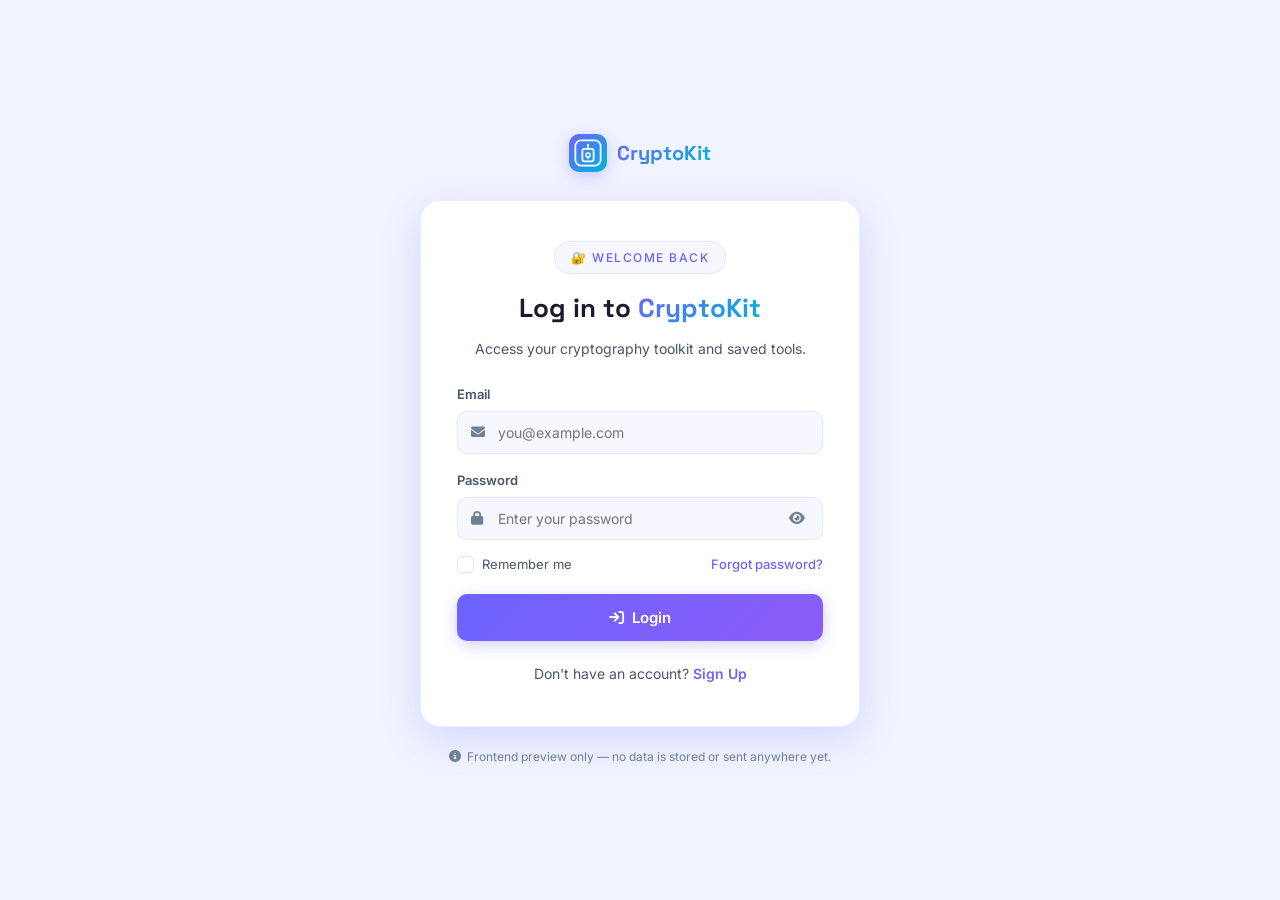
<file: index.html>
<!DOCTYPE html>
<html lang="en" data-theme="normal">
<head>
    <meta charset="UTF-8">
    <meta name="viewport" content="width=device-width, initial-scale=1.0">
    <title>CryptoKit - Your Complete Cryptography Toolkit</title>

    <!-- Google Fonts -->
    <link href="https://fonts.googleapis.com/css2?family=Space+Grotesk:wght@300;400;500;600;700&family=JetBrains+Mono:wght@400;500;700&family=Inter:wght@300;400;500;600&family=Share+Tech+Mono&display=swap" rel="stylesheet">

    <!-- Font Awesome Icons -->
    <link rel="stylesheet" href="https://cdnjs.cloudflare.com/ajax/libs/font-awesome/6.5.0/css/all.min.css">

    <!-- Custom CSS -->
    <link rel="stylesheet" href="style.css">

    <!-- Auth Screen CSS (Login/Signup) -->
    <link rel="stylesheet" href="auth.css">

    <style>
        /* ═══════════════════════════════════
           Fade-up Animations
        ═══════════════════════════════════ */
        .fade-up {
            opacity: 1 !important;
            transform: translateY(0) !important;
            transition: opacity 0.6s ease, transform 0.6s ease;
        }
        .fade-up.hidden {
            opacity: 0 !important;
            transform: translateY(30px) !important;
        }
        .js-loaded .fade-up:not(.visible) {
            opacity: 0;
            transform: translateY(30px);
        }
        .js-loaded .fade-up.visible {
            opacity: 1 !important;
            transform: translateY(0) !important;
        }

        /* ── Mobile Theme Submenu ── */
        .mobile-theme-submenu {
            display: none;
            flex-direction: column;
            background: rgba(0,0,0,0.08);
            border-left: 3px solid var(--accent, #7c3aed);
            margin: 0;
            padding: 0;
            overflow: hidden;
            transition: all 0.3s ease;
        }
        .mobile-theme-submenu.open { display: flex; }
        .mobile-theme-submenu a {
            padding: 12px 24px 12px 32px !important;
            font-size: 14px !important;
            border-bottom: none !important;
            opacity: 0.9;
            display: flex !important;
            align-items: center;
            gap: 10px;
        }
        .mobile-theme-submenu a:last-child { border-bottom: none !important; }
        .mobile-theme-toggle-btn {
            display: flex;
            align-items: center;
            justify-content: space-between;
            width: 100%;
            background: none;
            border: none;
            cursor: pointer;
            font-family: inherit;
        }
        .mobile-theme-toggle-btn .theme-arrow {
            transition: transform 0.3s ease;
            font-size: 12px;
        }
        .mobile-theme-toggle-btn.active .theme-arrow { transform: rotate(180deg); }

        /* Mobile Developer Mode Popup */
        .mobile-dev-popup {
            display: none;
            position: fixed;
            top: 0; left: 0; right: 0; bottom: 0;
            z-index: 99999;
            align-items: center;
            justify-content: center;
            background: rgba(0,0,0,0.6);
            backdrop-filter: blur(6px);
            padding: 20px;
        }
        .mobile-dev-popup.show { display: flex; }
        .mobile-dev-popup-box {
            background: var(--card-bg, #1a1a2e);
            border: 2px solid var(--accent, #7c3aed);
            border-radius: 20px;
            padding: 36px 28px;
            max-width: 340px;
            width: 100%;
            text-align: center;
            box-shadow: 0 20px 60px rgba(124,58,237,0.4);
            animation: popupIn 0.3s cubic-bezier(0.34,1.56,0.64,1);
        }
        @keyframes popupIn {
            from { opacity: 0; transform: scale(0.7) translateY(30px); }
            to   { opacity: 1; transform: scale(1) translateY(0); }
        }
        .mobile-dev-popup-icon {
            font-size: 52px;
            margin-bottom: 16px;
            display: block;
            filter: drop-shadow(0 0 16px rgba(124,58,237,0.6));
        }
        .mobile-dev-popup-title {
            font-size: 20px;
            font-weight: 700;
            color: var(--text-primary, #fff);
            margin-bottom: 12px;
            font-family: 'Space Grotesk', sans-serif;
        }
        .mobile-dev-popup-msg {
            font-size: 14px;
            color: var(--text-secondary, #a0aec0);
            line-height: 1.6;
            margin-bottom: 24px;
        }
        .mobile-dev-popup-msg strong { color: var(--accent, #7c3aed); }
        .mobile-dev-popup-close {
            background: linear-gradient(135deg, #7c3aed, #3b82f6);
            color: #fff;
            border: none;
            border-radius: 12px;
            padding: 12px 32px;
            font-size: 15px;
            font-weight: 600;
            cursor: pointer;
            font-family: 'Space Grotesk', sans-serif;
            transition: transform 0.2s, box-shadow 0.2s;
            width: 100%;
        }
        .mobile-dev-popup-close:hover {
            transform: translateY(-2px);
            box-shadow: 0 8px 24px rgba(124,58,237,0.5);
        }
        .mobile-theme-submenu a.active-theme {
            color: var(--accent, #7c3aed) !important;
            font-weight: 600;
        }
        .mobile-theme-submenu a .theme-active-dot {
            width: 8px; height: 8px;
            background: var(--accent, #7c3aed);
            border-radius: 50%;
            display: inline-block;
            box-shadow: 0 0 8px var(--accent, #7c3aed);
        }

        /* ═══════════════════════════════════════════════════
           TOOL CARDS — Equal Height + Button Bottom Aligned
        ═══════════════════════════════════════════════════ */
        .tools-grid {
            display: grid !important;
            grid-template-columns: repeat(auto-fit, minmax(300px, 1fr)) !important;
            gap: 24px !important;
            max-width: 1300px;
            margin: 0 auto;
            padding: 0 20px;
            align-items: stretch !important;
        }
        .tool-card {
            border-radius: 16px;
            padding: 28px;
            transition: all 0.4s;
            cursor: pointer;
            position: relative;
            overflow: hidden;
            display: flex !important;
            flex-direction: column !important;
            justify-content: flex-start !important;
            text-decoration: none;
            color: inherit;
            height: 100% !important;
            box-sizing: border-box;
        }
        [data-theme="normal"] .tool-card {
            background: #fff; border: 1px solid var(--glass-border);
            box-shadow: var(--shadow);
        }
        [data-theme="hacker"] .tool-card {
            background: #050505; border: 1px solid rgba(0, 255, 65, 0.15);
        }
        .tool-card::before {
            content: ''; position: absolute;
            top: 0; left: 0; right: 0; height: 2px;
            opacity: 0; transition: opacity 0.4s;
        }
        [data-theme="normal"] .tool-card::before {
            background: linear-gradient(90deg, #6C63FF, #00B4D8);
        }
        [data-theme="hacker"] .tool-card::before {
            background: linear-gradient(90deg, #00FF41, #00FFFF);
            box-shadow: 0 0 10px #00FF41;
        }
        .tool-card:hover::before { opacity: 1; }
        [data-theme="normal"] .tool-card:hover {
            border-color: rgba(108, 99, 255, 0.4);
            transform: translateY(-6px);
            box-shadow: var(--shadow-hover);
        }
        [data-theme="hacker"] .tool-card:hover {
            border-color: var(--primary);
            transform: translateY(-4px);
            box-shadow: 0 0 25px var(--primary-glow);
            animation: none;
        }

        .tool-card .tool-tags {
            margin-bottom: auto !important;
        }

        .feature-card { border-radius: 14px; padding: 22px; transition: all 0.3s; }
        [data-theme="normal"] .feature-card {
            background: #fff; border: 1px solid var(--glass-border);
            box-shadow: var(--shadow);
        }
        [data-theme="hacker"] .feature-card {
            background: #050505; border: 1px solid rgba(0, 255, 65, 0.1);
        }
        [data-theme="normal"] .feature-card:hover {
            border-color: rgba(108, 99, 255, 0.3);
            box-shadow: var(--shadow-hover);
        }
        [data-theme="hacker"] .feature-card:hover {
            border-color: rgba(0, 255, 65, 0.4); animation: none;
        }

        .stat-card {
            border-radius: 16px; padding: 28px 20px;
            text-align: center; transition: all 0.3s;
        }
        [data-theme="normal"] .stat-card {
            background: #fff; border: 1px solid var(--glass-border);
            box-shadow: var(--shadow);
        }
        [data-theme="hacker"] .stat-card {
            background: #050505; border: 1px solid rgba(0, 255, 65, 0.15);
        }
        [data-theme="normal"] .stat-card:hover {
            transform: translateY(-4px); box-shadow: var(--shadow-hover);
        }
        [data-theme="hacker"] .stat-card:hover {
            transform: translateY(-4px); border-color: var(--primary);
            box-shadow: 0 0 20px var(--primary-glow); animation: none;
        }

        .review-card {
            border-radius: 16px; padding: 28px; transition: all 0.3s;
        }
        [data-theme="normal"] .review-card {
            background: #fff; border: 1px solid var(--glass-border); box-shadow: var(--shadow);
        }
        [data-theme="hacker"] .review-card {
            background: #050505; border: 1px solid rgba(0, 255, 65, 0.12);
        }
        [data-theme="normal"] .review-card:hover {
            box-shadow: var(--shadow-hover); transform: translateY(-4px);
        }
        [data-theme="hacker"] .review-card:hover {
            border-color: rgba(0, 255, 65, 0.4); transform: translateY(-4px);
        }

        .tools-section, .tools-grid { display: block !important; visibility: visible !important; opacity: 1 !important; }
        .tools-grid { display: grid !important; }

        /* ═══════════════════════════════════
           USE NOW BUTTON ON TOOL CARDS
        ═══════════════════════════════════ */
        .tool-cta.use-now-btn {
            display: inline-flex !important;
            align-items: center;
            justify-content: center;
            gap: 8px;
            margin-top: 15px; 
            padding: 12px 18px;
            border-radius: 10px;
            font-size: 13px;
            font-weight: 600;
            opacity: 1 !important;
            transform: none !important;
            width: 100%;
            box-sizing: border-box;
            transition: all 0.25s ease;
            cursor: pointer;
        }
        /* Normal mode */
        [data-theme="normal"] .tool-cta.use-now-btn {
            background: linear-gradient(135deg, #6C63FF, #8B5CF6);
            color: #fff !important;
            box-shadow: 0 4px 14px rgba(108, 99, 255, 0.35);
        }
        [data-theme="normal"] .tool-card:hover .tool-cta.use-now-btn {
            background: linear-gradient(135deg, #5b54e6, #7c4fe0);
            box-shadow: 0 6px 20px rgba(108, 99, 255, 0.5);
            transform: translateY(-2px) !important;
        }
        /* Hacker mode */
        [data-theme="hacker"] .tool-cta.use-now-btn {
            background: transparent;
            color: #00FF41 !important;
            border: 1px solid #00FF41;
            box-shadow: 0 0 12px rgba(0, 255, 65, 0.3);
            letter-spacing: 1px;
            text-transform: uppercase;
        }
        [data-theme="hacker"] .tool-card:hover .tool-cta.use-now-btn {
            background: #00FF41;
            color: #000 !important;
            box-shadow: 0 0 25px rgba(0, 255, 65, 0.6);
        }
        /* Premium active gold tint */
        html.premium-active .tool-cta.use-now-btn {
            background: linear-gradient(135deg, #fbbf24, #d97706) !important;
            color: #000 !important;
            border: none !important;
            box-shadow: 0 4px 14px rgba(251, 191, 36, 0.4) !important;
        }
        html.premium-active .tool-card:hover .tool-cta.use-now-btn {
            box-shadow: 0 6px 22px rgba(251, 191, 36, 0.55) !important;
            transform: translateY(-2px) !important;
        }
        /* Enterprise active quantum tint */
        html.enterprise-active .tool-cta.use-now-btn {
            background: linear-gradient(135deg, #3b82f6, #8b5cf6) !important;
            color: #fff !important;
            border: none !important;
            box-shadow: 0 4px 14px rgba(59, 130, 246, 0.4) !important;
        }
        html.enterprise-active .tool-card:hover .tool-cta.use-now-btn {
            box-shadow: 0 6px 22px rgba(59, 130, 246, 0.55) !important;
        }


        /* ═══════════════════════════════════
           Live Demo centering
        ═══════════════════════════════════ */
        .live-demo {
            display: flex;
            justify-content: center;
            align-items: center;
            width: 100%;
        }
        .demo-container {
            margin-left: auto;
            margin-right: auto;
            width: 100%;
            max-width: 900px;
        }
        .demo-header { text-align: center; }

        /* ═══════════════════════════════════
           AUTH SCREEN: Show/Hide logic
        ═══════════════════════════════════ */
        .auth-screen-hidden { display: none !important; }
        .main-app-hidden { display: none !important; }

        /* ═══════════════════════════════════════════════════
           NAVBAR — Compact + All items visible
        ═══════════════════════════════════════════════════ */
        .navbar {
            display: flex !important;
            align-items: center !important;
            justify-content: space-between !important;
            padding: 15px 24px !important;
            gap: 16px !important;
            flex-wrap: nowrap !important;
            width: 100%;
            box-sizing: border-box;
        }
        .nav-logo {
            display: flex !important;
            align-items: center !important;
            gap: 10px !important;
            flex-shrink: 0 !important;
            text-decoration: none !important;
        }
        .nav-premium-indicator {
            display: none; 
            align-items: center !important;
            justify-content: center !important;
            padding: 3px 8px !important;
            background: linear-gradient(135deg, rgba(251,191,36,0.15), rgba(217,119,6,0.1)) !important;
            border: 1px solid rgba(251,191,36,0.3) !important;
            border-radius: 20px !important;
            font-size: 10px !important;
            font-weight: 600 !important;
            color: #fbbf24 !important;
            white-space: nowrap !important;
            margin-left: 0 !important;
        }
        html.premium-active .nav-premium-indicator, html.enterprise-active .nav-premium-indicator { display: inline-flex !important; }
        html.enterprise-active .nav-premium-indicator {
            background: linear-gradient(135deg, rgba(59,130,246,0.15), rgba(139,92,246,0.1)) !important;
            border-color: rgba(59,130,246,0.3) !important;
            color: #60a5fa !important;
        }
        .nav-links {
            display: flex !important;
            align-items: center !important;
            justify-content: center !important;
            gap: 18px !important;
            flex-grow: 1 !important;
            margin: 0 !important;
            padding: 0 !important;
            list-style: none !important;
            min-width: 0 !important;
        }
        .nav-links li a {
            display: inline-flex !important;
            align-items: center !important;
            gap: 5px !important;
            white-space: nowrap !important; 
            text-decoration: none !important;
            font-size: 14px !important;
            font-weight: 500 !important;
        }
        .nav-actions {
            display: flex !important;
            align-items: center !important;
            gap: 10px !important;
            flex-shrink: 0 !important;
            flex-wrap: nowrap !important;
        }

        .btn-nav-auth, .btn-back-normal, .btn-nav-cta {
            display: inline-flex !important;
            align-items: center !important;
            justify-content: center !important;
            white-space: nowrap !important;
            height: 38px !important;
            box-sizing: border-box !important;
            padding: 0 14px !important;
            margin: 0 !important;
            border-radius: 8px !important;
            font-family: 'Space Grotesk', sans-serif !important;
            font-size: 13px !important;
            font-weight: 600 !important;
            text-decoration: none !important;
            cursor: pointer;
            transition: all 0.2s ease;
            line-height: 1 !important;
        }
        .btn-nav-auth {
            gap: 6px !important;
            background: rgba(255,255,255,0.05) !important;
            color: var(--text-primary, #fff) !important;
            border: 1px solid rgba(255,255,255,0.15) !important;
        }
        .btn-nav-auth:hover {
            background: rgba(255,255,255,0.1) !important;
            transform: translateY(-1px);
        }
        .btn-back-normal {
            display: none !important;
            gap: 6px !important;
            background: rgba(255,255,255,0.05) !important;
            color: var(--text-primary, #fff) !important;
            border: 1px solid rgba(255,255,255,0.15) !important;
        }
        .btn-back-normal:hover {
            background: rgba(239,68,68,0.1) !important;
            border-color: rgba(239,68,68,0.4) !important;
            color: #ef4444 !important;
            transform: translateY(-1px);
        }
        html.premium-active .btn-back-normal, html.enterprise-active .btn-back-normal { display: inline-flex !important; }

        .mode-selector .mode-btn {
            height: 38px !important;
            padding: 0 12px !important;
            font-size: 13px !important;
        }

        @media (max-width: 1100px) {
            .navbar { padding: 15px 18px !important; gap: 12px !important; }
            .nav-links { gap: 14px !important; }
            .nav-links li a { font-size: 13px !important; }
        }
        @media (max-width: 980px) {
            .nav-links { display: none !important; } 
            .nav-actions { display: none !important; } 
            .hamburger { display: block !important; } 
        }

        /* ═══════════════════════════════════════════════════════
           PREMIUM SECTION & PERFECT EQUIDISTANT ALIGNMENT FIX
        ═══════════════════════════════════════════════════════ */
        .premium-section {
            padding: 100px 20px;
            position: relative;
            z-index: 10;
            background: linear-gradient(180deg, rgba(0,0,0,0) 0%, rgba(124,58,237,0.04) 50%, rgba(0,0,0,0) 100%);
        }
        .premium-container { 
            max-width: 1200px; 
            margin: 0 auto; 
            width: 100%;
            box-sizing: border-box;
        }
        .premium-header { text-align: center; margin-bottom: 50px; }
        .premium-toggle-wrap {
            display: flex;
            align-items: center;
            justify-content: center;
            gap: 15px;
            margin-bottom: 50px;
        }
        .premium-toggle-switch {
            position: relative;
            display: inline-block;
            width: 60px; height: 34px;
        }
        .premium-toggle-switch input { opacity: 0; width: 0; height: 0; }
        .premium-slider {
            position: absolute;
            cursor: pointer;
            top: 0; left: 0; right: 0; bottom: 0;
            background-color: var(--card-bg, #1a1a2e);
            border: 2px solid rgba(255,255,255,0.1);
            transition: .4s;
            border-radius: 34px;
        }
        .premium-slider:before {
            position: absolute;
            content: "";
            height: 22px; width: 22px;
            left: 4px; bottom: 4px;
            background-color: var(--accent, #7c3aed);
            transition: .4s;
            border-radius: 50%;
            box-shadow: 0 0 10px var(--accent, #7c3aed);
        }
        input:checked + .premium-slider:before {
            transform: translateX(26px);
            background-color: #fbbf24;
            box-shadow: 0 0 15px #fbbf24;
        }

        .premium-grid {
            display: grid !important;
            grid-template-columns: repeat(3, 1fr) !important;
            gap: 30px !important;
            align-items: stretch !important;
            justify-content: center !important;
            width: 100% !important;
            margin: 0 auto !important;
            box-sizing: border-box !important;
        }

        .premium-card {
            border-radius: 24px !important;
            padding: 40px 30px !important;
            position: relative !important;
            top: 0 !important;
            left: 0 !important;
            margin: 0 !important;
            transform: translateY(0) !important;
            display: flex !important;
            flex-direction: column !important;
            justify-content: space-between !important;
            overflow: hidden !important;
            backdrop-filter: blur(12px) !important;
            box-sizing: border-box !important;
            width: 100% !important;
            min-width: 0 !important; 
            height: 100% !important;
            transition: transform 0.3s cubic-bezier(0.34, 1.56, 0.64, 1), box-shadow 0.3s ease !important;
        }

        .premium-card:hover {
            transform: translateY(-8px) !important;
            z-index: 5 !important;
        }

        /* Card 1: Bronze Metallic */
        .premium-grid > *:nth-child(1) {
            background: linear-gradient(145deg, #2b1810 0%, #54311e 30%, #8c5230 50%, #54311e 70%, #1f110a 100%) !important;
            background-size: 200% 200% !important;
            border: 2px solid #cd7f32 !important;
            box-shadow: 0 12px 35px rgba(205, 127, 50, 0.35), inset 0 1px 0 rgba(255, 200, 160, 0.3) !important;
            animation: metallic-flow 7s ease-in-out infinite !important;
        }
        .premium-grid > *:nth-child(1):hover {
            border-color: #e89855 !important;
            box-shadow: 0 20px 50px rgba(205, 127, 50, 0.55), inset 0 1px 0 rgba(255, 200, 160, 0.5) !important;
        }
        .premium-grid > *:nth-child(1) .premium-plan-title { color: #ffca9e !important; text-shadow: 0 0 10px rgba(205, 127, 50, 0.5) !important; }
        .premium-grid > *:nth-child(1) .premium-price { color: #ffffff !important; text-shadow: 0 0 15px rgba(255, 200, 160, 0.6) !important; }
        .premium-grid > *:nth-child(1) .premium-period, .premium-grid > *:nth-child(1) p, .premium-grid > *:nth-child(1) li { color: #f3d2c1 !important; }
        .premium-grid > *:nth-child(1) .premium-badge { background: rgba(205, 127, 50, 0.2) !important; color: #ffca9e !important; border: 1px solid rgba(205, 127, 50, 0.4) !important; }

        /* Card 2: Silver/Pro */
        .premium-grid > *:nth-child(2) {
            background: linear-gradient(145deg, #1c2026 0%, #3d434d 25%, #88929e 50%, #3d434d 75%, #14171a 100%) !important;
            background-size: 200% 200% !important;
            border: 2px solid #e2e8f0 !important;
            box-shadow: 0 12px 40px rgba(226, 232, 240, 0.35), inset 0 1px 0 rgba(255, 255, 255, 0.6) !important;
            animation: metallic-flow 6s ease-in-out infinite !important;
        }
        .premium-grid > *:nth-child(2):hover {
            border-color: #ffffff !important;
            box-shadow: 0 20px 55px rgba(255, 255, 255, 0.5), inset 0 1px 0 rgba(255, 255, 255, 0.8) !important;
        }
        .premium-grid > *:nth-child(2) .premium-plan-title { color: #ffffff !important; text-shadow: 0 0 12px rgba(255, 255, 255, 0.6) !important; }
        .premium-grid > *:nth-child(2) .premium-price { color: #ffffff !important; text-shadow: 0 0 15px rgba(255, 255, 255, 0.8) !important; }
        .premium-grid > *:nth-child(2) .premium-period, .premium-grid > *:nth-child(2) p, .premium-grid > *:nth-child(2) li { color: #e2e8f0 !important; }
        .premium-grid > *:nth-child(2) .premium-badge { background: rgba(226, 232, 240, 0.15) !important; color: #ffffff !important; border: 1px solid rgba(226, 232, 240, 0.3) !important; }

        /* Card 3: Gold/Quantum */
        .premium-grid > *:nth-child(3) {
            background: linear-gradient(145deg, #261e00 0%, #5c4700 25%, #b88f00 45%, #ffd700 55%, #b88f00 70%, #1a1300 100%) !important;
            background-size: 200% 200% !important;
            border: 2px solid #ffd700 !important;
            box-shadow: 0 15px 45px rgba(255, 215, 0, 0.45), inset 0 1px 0 rgba(255, 245, 180, 0.6) !important;
            animation: metallic-flow 5s ease-in-out infinite, gold-pulse-glow 3s ease-in-out infinite !important;
        }
        .premium-grid > *:nth-child(3):hover {
            border-color: #ffed4e !important;
            box-shadow: 0 22px 65px rgba(255, 215, 0, 0.7), inset 0 1px 0 rgba(255, 255, 255, 0.8) !important;
        }
        .premium-grid > *:nth-child(3) .premium-plan-title { color: #ffed4e !important; text-shadow: 0 0 14px rgba(255, 215, 0, 0.7) !important; }
        .premium-grid > *:nth-child(3) .premium-price { color: #ffffff !important; text-shadow: 0 0 18px rgba(255, 215, 0, 0.8) !important; }
        .premium-grid > *:nth-child(3) .premium-period, .premium-grid > *:nth-child(3) p, .premium-grid > *:nth-child(3) li { color: #fff4b3 !important; }
        .premium-grid > *:nth-child(3) .premium-badge { background: rgba(255, 215, 0, 0.15) !important; color: #ffd700 !important; border: 1px solid rgba(255, 215, 0, 0.4) !important; }

        .premium-grid li i { color: #00ff88 !important; filter: drop-shadow(0 0 6px rgba(0, 255, 136, 0.6)) !important; }

        @keyframes metallic-flow { 0% { background-position: 0% 50%; } 50% { background-position: 100% 50%; } 100% { background-position: 0% 50%; } }
        @keyframes gold-pulse-glow { 0%, 100% { box-shadow: 0 15px 45px rgba(255, 215, 0, 0.45), inset 0 1px 0 rgba(255, 245, 180, 0.6); } 50% { box-shadow: 0 20px 60px rgba(255, 215, 0, 0.65), inset 0 1px 0 rgba(255, 255, 255, 0.8); } }

        .premium-card.popular::before {
            content: 'MOST POPULAR'; position: absolute; top: 20px; right: -35px; background: #e2e8f0; color: #14171a; font-size: 10px; font-weight: 800; padding: 4px 35px; transform: rotate(45deg); letter-spacing: 1px; box-shadow: 0 4px 10px rgba(0,0,0,0.3);
        }

        .premium-badge { display: inline-flex; align-items: center; gap: 6px; padding: 6px 12px; border-radius: 30px; font-size: 12px; font-weight: 600; margin-bottom: 20px; width: fit-content; }
        .premium-plan-title { font-family: 'Space Grotesk', sans-serif; font-size: 24px; font-weight: 700; margin-bottom: 10px; }
        .premium-price-wrap { margin: 20px 0; display: flex; align-items: baseline; gap: 8px; }
        .premium-price { font-family: 'Space Grotesk', sans-serif; font-size: 48px; font-weight: 700; transition: opacity 0.2s; }
        .premium-period { font-size: 14px; }
        .premium-features { list-style: none; padding: 0; margin: 30px 0; text-align: left; display: flex; flex-direction: column; gap: 14px; flex-grow: 1; }
        .premium-features li { display: flex; align-items: center; gap: 10px; font-size: 14px; }
        .premium-features li.disabled { opacity: 0.5; text-decoration: line-through; }
        .premium-features li.disabled i { color: #ef4444 !important; filter: none !important; }

        .btn-premium-action {
            width: 100%; padding: 14px; border-radius: 12px; font-family: 'Space Grotesk', sans-serif; font-size: 16px; font-weight: 600; cursor: pointer; transition: all 0.2s ease; border: none; display: flex; align-items: center; justify-content: center; gap: 8px;
        }
        .btn-premium-action.secondary { background: linear-gradient(135deg, #e89855 0%, #cd7f32 50%, #8c5230 100%) !important; color: #1f110a !important; font-weight: 800 !important; border: none !important; box-shadow: 0 4px 15px rgba(205, 127, 50, 0.4) !important; }
        .btn-premium-action.primary { background: linear-gradient(135deg, #ffffff 0%, #e2e8f0 45%, #94a3b8 100%) !important; color: #14171a !important; font-weight: 800 !important; border: none !important; box-shadow: 0 4px 15px rgba(226, 232, 240, 0.35) !important; }
        .btn-premium-action.amber { background: linear-gradient(135deg, #ffed4e 0%, #ffd700 50%, #f7a600 100%) !important; color: #000000 !important; font-weight: 900 !important; border: none !important; box-shadow: 0 4px 15px rgba(251, 191, 36, 0.4) !important; }

        @media (max-width: 992px) { .premium-grid { grid-template-columns: 1fr !important; max-width: 450px !important; } }

        /* ═══════════════════════════════════════════════════
           PREMIUM TOOLS & QUANTUM TOOLS SECTIONS
        ═══════════════════════════════════════════════════ */
        .premium-tools-section {
            display: none;
            padding: 80px 20px 60px;
            position: relative;
            z-index: 10;
        }
        .premium-tools-section.unlocked {
            display: block !important;
            animation: premiumReveal 0.8s cubic-bezier(0.34,1.56,0.64,1) forwards;
        }
        @keyframes premiumReveal {
            from { opacity: 0; transform: translateY(40px); }
            to   { opacity: 1; transform: translateY(0); }
        }
        .premium-tools-header { text-align: center; margin-bottom: 50px; }
        .premium-tools-grid {
            display: grid;
            grid-template-columns: repeat(auto-fit, minmax(280px, 1fr));
            gap: 24px;
            max-width: 1200px;
            margin: 0 auto;
            align-items: stretch !important;
        }

        /* Tool Cards (Shared structure for both tiers) */
        .premium-tool-card {
            display: flex !important;
            flex-direction: column !important;
            justify-content: flex-start !important;
            text-decoration: none;
            color: inherit;
            background: var(--card-bg, rgba(20,20,35,0.7));
            border: 1px solid rgba(251,191,36,0.15); /* Default Pro Border */
            border-radius: 20px;
            padding: 30px 24px;
            position: relative;
            overflow: hidden;
            transition: all 0.3s cubic-bezier(0.4, 0, 0.2, 1);
            backdrop-filter: blur(12px);
            cursor: pointer;
            height: 100% !important;
            min-height: 340px !important;
            box-sizing: border-box !important;
        }
        .premium-tool-card::before {
            content: ''; position: absolute; top: 0; left: 0; right: 0; height: 3px;
            background: linear-gradient(90deg, #fbbf24, #f59e0b, #d97706); /* Default Pro Top Line */
        }
        .premium-tool-card:hover {
            transform: translateY(-6px);
            border-color: #fbbf24;
            box-shadow: 0 16px 40px rgba(251, 191, 36, 0.15);
        }
        .premium-tool-card .premium-crown {
            position: absolute; top: 14px; right: 16px; font-size: 18px; filter: drop-shadow(0 0 6px rgba(251,191,36,0.6));
        }

        /* QUANTUM Tool Cards Overrides */
        .quantum-tool-card {
            border-color: rgba(59,130,246,0.25);
        }
        .quantum-tool-card::before {
            background: linear-gradient(90deg, #3b82f6, #8b5cf6, #d946ef);
        }
        .quantum-tool-card:hover {
            border-color: #8b5cf6;
            box-shadow: 0 16px 40px rgba(139, 92, 246, 0.25);
        }
        .quantum-tool-card .premium-crown {
            filter: drop-shadow(0 0 8px rgba(139,92,246,0.8));
        }

        .premium-tool-icon {
            width: 52px; height: 52px; border-radius: 14px; display: flex; align-items: center; justify-content: center; font-size: 22px; margin-bottom: 18px; color: #fff; flex-shrink: 0;
        }
        .premium-tool-icon.gold { background: linear-gradient(135deg, #fbbf24, #d97706); box-shadow: 0 4px 15px rgba(251,191,36,0.3); }
        .premium-tool-icon.silver { background: linear-gradient(135deg, #94a3b8, #64748b); box-shadow: 0 4px 15px rgba(148,163,184,0.3); }
        .premium-tool-icon.quantum-glow { background: linear-gradient(135deg, #3b82f6, #8b5cf6); box-shadow: 0 4px 20px rgba(139,92,246,0.4); }

        .premium-tool-name { font-family: 'Space Grotesk', sans-serif; font-size: 18px; font-weight: 700; margin-bottom: 8px; color: var(--text-primary, #fff); }
        .premium-tool-desc { font-size: 13px; color: var(--text-secondary, #a0aec0); line-height: 1.6; margin-bottom: 16px; }
        
        .premium-tool-tags { display: flex; flex-wrap: wrap; gap: 6px; margin-bottom: 16px; margin-top: auto !important; }
        .premium-tool-tags .ptag { padding: 3px 10px; background: rgba(251,191,36,0.1); color: #fbbf24; border-radius: 20px; font-size: 11px; font-weight: 600; }
        .premium-tool-tags .qtag { padding: 3px 10px; background: rgba(139,92,246,0.15); color: #a78bfa; border-radius: 20px; font-size: 11px; font-weight: 600; border: 1px solid rgba(139,92,246,0.3); }

        .premium-tool-cta { font-size: 13px; font-weight: 600; color: #fbbf24; display: flex; align-items: center; gap: 6px; margin-top: 0 !important; }
        .quantum-cta { color: #a78bfa !important; }

        .premium-tool-card.coming-soon { opacity: 0.55; cursor: default; border-style: dashed; border-color: rgba(255,255,255,0.1); }
        .premium-tool-card.coming-soon::before { background: linear-gradient(90deg, rgba(148,163,184,0.4), rgba(100,116,139,0.4)); }
        .premium-tool-card.coming-soon:hover { transform: none; border-color: rgba(255,255,255,0.15); box-shadow: none; }
        .coming-soon-badge { display: inline-flex; align-items: center; gap: 5px; padding: 4px 12px; background: rgba(255,255,255,0.06); color: var(--text-secondary, #a0aec0); border-radius: 20px; font-size: 11px; font-weight: 600; width: fit-content; }

        /* ═══════════════════════════════════════════════════
           PREMIUM / ENTERPRISE GLOBAL ACTIVE STATES
        ═══════════════════════════════════════════════════ */
        html.premium-active .navbar, html.enterprise-active .navbar { border-bottom: 1px solid rgba(251,191,36,0.15) !important; }
        html.enterprise-active .navbar { border-bottom: 1px solid rgba(139,92,246,0.2) !important; }

        html.premium-active .hero-badge { background: linear-gradient(135deg, rgba(251,191,36,0.15), rgba(217,119,6,0.1)) !important; border-color: rgba(251,191,36,0.3) !important; }
        html.enterprise-active .hero-badge { background: linear-gradient(135deg, rgba(59,130,246,0.15), rgba(139,92,246,0.1)) !important; border-color: rgba(139,92,246,0.4) !important; }
        html.premium-active .hero-badge .dot { background: #fbbf24 !important; box-shadow: 0 0 8px #fbbf24 !important; }
        html.enterprise-active .hero-badge .dot { background: #8b5cf6 !important; box-shadow: 0 0 8px #8b5cf6 !important; }

        html.premium-active .tool-card:hover { box-shadow: 0 16px 40px rgba(251,191,36,0.08) !important; }
        html.enterprise-active .tool-card:hover { box-shadow: 0 16px 40px rgba(139,92,246,0.1) !important; border-color: rgba(139,92,246,0.4) !important; }

        html.premium-active .stats-section, html.enterprise-active .stats-section { border-top: 1px solid rgba(251,191,36,0.1); border-bottom: 1px solid rgba(251,191,36,0.1); }
        html.enterprise-active .stats-section { border-color: rgba(139,92,246,0.2) !important; }

        html.premium-active .cta-section .cta-glow { background: radial-gradient(circle, rgba(251,191,36,0.15), transparent 70%) !important; }
        html.enterprise-active .cta-section .cta-glow { background: radial-gradient(circle, rgba(139,92,246,0.2), transparent 70%) !important; }

        html.premium-active .scroll-top { background: linear-gradient(135deg, #fbbf24, #d97706) !important; color: #000 !important; }
        html.enterprise-active .scroll-top { background: linear-gradient(135deg, #3b82f6, #8b5cf6) !important; color: #fff !important; }

        html.premium-active .ai-fab { box-shadow: 0 4px 20px rgba(251,191,36,0.3) !important; }
        html.enterprise-active .ai-fab { box-shadow: 0 4px 20px rgba(139,92,246,0.4) !important; }

        /* Premium Success Toast */
        .premium-toast {
            display: none; position: fixed; top: 90px; left: 50%; transform: translateX(-50%) translateY(-20px); z-index: 100000;
            background: linear-gradient(135deg, #fbbf24, #d97706); color: #000; padding: 16px 32px; border-radius: 16px; font-family: 'Space Grotesk', sans-serif; font-weight: 700; font-size: 15px; box-shadow: 0 12px 40px rgba(251,191,36,0.5); opacity: 0; transition: all 0.4s cubic-bezier(0.34,1.56,0.64,1); white-space: nowrap;
        }
        .premium-toast.enterprise-toast { background: linear-gradient(135deg, #3b82f6, #8b5cf6) !important; color: #fff !important; box-shadow: 0 12px 40px rgba(139,92,246,0.5) !important; }
        .premium-toast.show { display: block; opacity: 1; transform: translateX(-50%) translateY(0); }
        .premium-toast.downgrade { background: linear-gradient(135deg, #64748b, #475569) !important; color: #fff !important; box-shadow: 0 12px 40px rgba(100,116,139,0.5) !important; }
    </style>
</head>
<body>

    <!-- OVERLAYS -->
    <div class="theme-transition-overlay" id="themeOverlay">
        <div class="transition-text" id="transitionText"></div>
    </div>
    <div class="scanlines"></div>
    <div class="bg-shapes">
        <div class="bg-shape bg-shape-1"></div>
        <div class="bg-shape bg-shape-2"></div>
        <div class="bg-shape bg-shape-3"></div>
    </div>
    <canvas id="matrix-canvas"></canvas>
    <canvas id="particle-canvas"></canvas>

    <div class="premium-toast" id="premiumToast">
        👑 Premium Activated — Welcome to the elite tier!
    </div>

    <!-- AUTH SCREEN -->
    <div class="auth-screen" id="authScreen">
        <div class="auth-container">
            <a href="#" class="auth-brand" onclick="event.preventDefault();">
                <div class="nav-logo-icon">
                    <svg viewBox="0 0 40 40" width="28" height="28" fill="none">
                        <rect x="2" y="2" width="36" height="36" rx="8" stroke="currentColor" stroke-width="2.5"/>
                        <path d="M20 8L20 14" stroke="currentColor" stroke-width="2.5" stroke-linecap="round"/>
                        <rect x="12" y="14" width="16" height="18" rx="3" stroke="currentColor" stroke-width="2.5"/>
                        <circle cx="20" cy="23" r="3" stroke="currentColor" stroke-width="2"/>
                        <path d="M20 26L20 28" stroke="currentColor" stroke-width="2" stroke-linecap="round"/>
                    </svg>
                </div>
                <span class="nav-logo-text">CryptoKit</span>
            </a>
            <div class="auth-card">
                <div class="auth-panel active" id="loginPanel">
                    <div class="auth-panel-head">
                        <div class="section-badge">🔐 Welcome Back</div>
                        <h1 class="auth-title">Log in to <span class="gradient-text">CryptoKit</span></h1>
                        <p class="auth-subtitle">Access your cryptography toolkit and saved tools.</p>
                    </div>
                    <div class="auth-banner" id="loginBanner"></div>
                    <form class="auth-form" id="loginForm" novalidate onsubmit="return handleLogin(event);">
                        <div class="auth-field">
                            <label class="auth-label" for="loginEmail">Email</label>
                            <div class="auth-input-wrap">
                                <i class="fas fa-envelope auth-input-icon"></i>
                                <input type="text" class="auth-input" id="loginEmail" placeholder="you@example.com" autocomplete="username">
                            </div>
                            <span class="auth-error" id="loginEmailError"></span>
                        </div>
                        <div class="auth-field">
                            <label class="auth-label" for="loginPassword">Password</label>
                            <div class="auth-input-wrap">
                                <i class="fas fa-lock auth-input-icon"></i>
                                <input type="password" class="auth-input" id="loginPassword" placeholder="Enter your password" autocomplete="current-password">
                                <button type="button" class="auth-toggle-eye" id="loginPasswordToggle" onclick="togglePasswordVisibility('loginPassword', this);" aria-label="Show password">
                                    <i class="fas fa-eye"></i>
                                </button>
                            </div>
                            <span class="auth-error" id="loginPasswordError"></span>
                        </div>
                        <div class="auth-row-between">
                            <label class="auth-checkbox">
                                <input type="checkbox" id="rememberMe">
                                <span class="auth-checkbox-box"></span>
                                <span class="auth-checkbox-label">Remember me</span>
                            </label>
                            <a href="#" class="auth-link-muted" onclick="event.preventDefault();handleForgotPassword();">Forgot password?</a>
                        </div>
                        <button type="submit" class="btn-primary auth-submit-btn">
                            <i class="fas fa-arrow-right-to-bracket"></i> Login
                        </button>
                    </form>
                    <p class="auth-switch-text">
                        Don't have an account?
                        <a href="#" onclick="event.preventDefault();switchAuthPanel('signup');">Sign Up</a>
                    </p>
                </div>

                <div class="auth-panel" id="signupPanel">
                    <div class="auth-panel-head">
                        <div class="section-badge">✨ Get Started</div>
                        <h1 class="auth-title">Create your <span class="gradient-text">account</span></h1>
                        <p class="auth-subtitle">Join CryptoKit — free, open source and privacy-first.</p>
                    </div>
                    <div class="auth-banner" id="signupBanner"></div>
                    <form class="auth-form" id="signupForm" novalidate onsubmit="return handleSignup(event);">
                        <div class="auth-field">
                            <label class="auth-label" for="signupName">Name</label>
                            <div class="auth-input-wrap">
                                <i class="fas fa-user auth-input-icon"></i>
                                <input type="text" class="auth-input" id="signupName" placeholder="Your full name" autocomplete="name">
                            </div>
                            <span class="auth-error" id="signupNameError"></span>
                        </div>
                        <div class="auth-field">
                            <label class="auth-label" for="signupEmail">Email</label>
                            <div class="auth-input-wrap">
                                <i class="fas fa-envelope auth-input-icon"></i>
                                <input type="text" class="auth-input" id="signupEmail" placeholder="you@example.com" autocomplete="email">
                            </div>
                            <span class="auth-error" id="signupEmailError"></span>
                        </div>
                        <div class="auth-field">
                            <label class="auth-label" for="signupPassword">Password</label>
                            <div class="auth-input-wrap">
                                <i class="fas fa-lock auth-input-icon"></i>
                                <input type="password" class="auth-input" id="signupPassword" placeholder="Create a password" autocomplete="new-password">
                                <button type="button" class="auth-toggle-eye" id="signupPasswordToggle" onclick="togglePasswordVisibility('signupPassword', this);" aria-label="Show password">
                                    <i class="fas fa-eye"></i>
                                </button>
                            </div>
                            <span class="auth-error" id="signupPasswordError"></span>
                        </div>
                        <div class="auth-field">
                            <label class="auth-label" for="signupConfirmPassword">Confirm Password</label>
                            <div class="auth-input-wrap">
                                <i class="fas fa-lock auth-input-icon"></i>
                                <input type="password" class="auth-input" id="signupConfirmPassword" placeholder="Re-enter your password" autocomplete="new-password">
                                <button type="button" class="auth-toggle-eye" id="signupConfirmPasswordToggle" onclick="togglePasswordVisibility('signupConfirmPassword', this);" aria-label="Show password">
                                    <i class="fas fa-eye"></i>
                                </button>
                            </div>
                            <span class="auth-error" id="signupConfirmPasswordError"></span>
                        </div>
                        <button type="submit" class="btn-primary auth-submit-btn">
                            <i class="fas fa-user-plus"></i> Sign Up
                        </button>
                    </form>
                    <p class="auth-switch-text">
                        Already have an account?
                        <a href="#" onclick="event.preventDefault();switchAuthPanel('login');">Login</a>
                    </p>
                </div>
            </div>
            <p class="auth-footnote">
                <i class="fas fa-circle-info"></i>
                Frontend preview only — no data is stored or sent anywhere yet.
            </p>
        </div>
    </div>


    <!-- MAIN WEBSITE UI -->
    <div id="mainApp" class="main-app-hidden">

    <!-- NAVBAR -->
    <nav class="navbar" id="navbar">
        <a href="#home" class="nav-logo">
            <div class="nav-logo-icon">
                <svg viewBox="0 0 40 40" width="28" height="28" fill="none">
                    <rect x="2" y="2" width="36" height="36" rx="8" stroke="currentColor" stroke-width="2.5"/>
                    <path d="M20 8L20 14" stroke="currentColor" stroke-width="2.5" stroke-linecap="round"/>
                    <rect x="12" y="14" width="16" height="18" rx="3" stroke="currentColor" stroke-width="2.5"/>
                    <circle cx="20" cy="23" r="3" stroke="currentColor" stroke-width="2"/>
                    <path d="M20 26L20 28" stroke="currentColor" stroke-width="2" stroke-linecap="round"/>
                </svg>
            </div>
            <span class="nav-logo-text">CryptoKit</span>
            <span class="nav-premium-indicator" id="navPremiumBadge">👑 PRO</span>
        </a>

        <ul class="nav-links">
            <li><a href="#tools">Tools</a></li>
            <li><a href="#how">How it Works</a></li>
            <li><a href="#premium">Pricing</a></li>
            <li><a href="team.html">Team</a></li>
            <li><a href="developer.html"><i class="fas fa-terminal"></i> Terminal</a></li>
            <li><a href="#about">About</a></li>
            <li><a href="#feedback">Feedback</a></li>
            <li><a href="#" onclick="event.preventDefault();if(typeof toggleChat==='function')toggleChat();">Assistant</a></li>
        </ul>

        <div class="nav-actions">
            <div class="mode-selector" id="modeSelector">
                <button class="mode-btn" onclick="if(typeof toggleModeDropdown==='function')toggleModeDropdown();">
                    <span id="modeIcon">☀️</span>
                    <span class="mode-label" id="modeLabel">Normal</span>
                    <i class="fas fa-chevron-down mode-arrow" id="modeArrow"></i>
                </button>
                <div class="mode-dropdown" id="modeDropdown">
                    <div class="mode-option" onclick="if(typeof selectMode==='function')selectMode('normal');">
                        <span class="mode-option-icon">☀️</span>
                        <div><div class="mode-option-title">Normal Mode</div><div class="mode-option-desc">Clean &amp; professional look</div></div>
                        <i class="fas fa-check mode-check" id="checkNormal"></i>
                    </div>
                    <div class="mode-option" onclick="if(typeof selectMode==='function')selectMode('hacker');">
                        <span class="mode-option-icon">💀</span>
                        <div><div class="mode-option-title">Hacker Mode</div><div class="mode-option-desc">Matrix &amp; hacker vibes</div></div>
                        <i class="fas fa-check mode-check" id="checkHacker" style="display:none;"></i>
                    </div>
                    <div class="mode-option" onclick="window.location.href='developer.html';">
                        <span class="mode-option-icon">💻</span>
                        <div><div class="mode-option-title">Terminal Mode</div><div class="mode-option-desc">Interactive crypto terminal</div></div>
                        <i class="fas fa-terminal mode-check" style="display:none;"></i>
                    </div>
                </div>
            </div>

            <button class="btn-back-normal" id="backToNormalBtn" onclick="deactivatePremiumMode();" title="Downgrade to free version">
                <i class="fas fa-rotate-left"></i> Normal Mode
            </button>

            <button class="btn-nav-auth" id="navAuthBtn" onclick="handleAuthToggle();">
                <i class="fas fa-user"></i> Login
            </button>

            <a href="#premium" class="btn-nav-cta" id="navPremiumBtn">👑 Go Premium</a>
        </div>

        <div class="hamburger" onclick="if(typeof toggleMenu==='function')toggleMenu();">
            <span></span><span></span><span></span>
        </div>
    </nav>

    <!-- MOBILE MENU -->
    <div class="mobile-menu" id="mobileMenu">
        <a href="#premium" onclick="if(typeof toggleMenu==='function')toggleMenu();" style="color: #fbbf24 !important; font-weight: bold; border-bottom: 1px solid rgba(251,191,36,0.2) !important;">👑 Go Premium</a>
        <a href="#" id="mobileBackToNormal" onclick="event.preventDefault();deactivatePremiumMode();if(typeof toggleMenu==='function')toggleMenu();" style="display:none;color:#ef4444 !important;">🔄 Go back to normal mode</a>
        <a href="#tools" onclick="if(typeof toggleMenu==='function')toggleMenu();">🔧 Tools</a>
        <a href="#how" onclick="if(typeof toggleMenu==='function')toggleMenu();">📖 How it Works</a>
        <a href="team.html" onclick="if(typeof toggleMenu==='function')toggleMenu();">👥 Team</a>
        <a href="#about" onclick="if(typeof toggleMenu==='function')toggleMenu();">ℹ️ About</a>
        <a href="#feedback" onclick="if(typeof toggleMenu==='function')toggleMenu();">💬 Feedback</a>
        <a href="#" onclick="event.preventDefault();if(typeof toggleMenu==='function')toggleMenu();if(typeof toggleChat==='function')toggleChat();">🤖 Assistant</a>
        <a href="#" id="mobileAuthBtn" onclick="event.preventDefault();handleAuthToggle();">👤 Login</a>
        <a href="#" onclick="event.preventDefault();toggleMobileThemeMenu(this);" class="mobile-theme-toggle-btn" id="mobileThemeToggleLink">
            🎨 Switch Theme
            <i class="fas fa-chevron-down theme-arrow" id="mobileThemeArrow"></i>
        </a>
        <div class="mobile-theme-submenu" id="mobileThemeSubmenu">
            <a href="#" id="mobileNormalOption" onclick="event.preventDefault();mobileSwitchTheme('normal');">☀️ Normal Mode <span class="theme-active-dot" id="normalDot" style="display:none;"></span></a>
            <a href="#" id="mobileHackerOption" onclick="event.preventDefault();mobileSwitchTheme('hacker');">💀 Hacker Mode <span class="theme-active-dot" id="hackerDot" style="display:none;"></span></a>
            <a href="#" id="mobileDevOption" onclick="event.preventDefault();showMobileDevPopup();">💻 Terminal Mode</a>
        </div>
    </div>

    <div class="mobile-dev-popup" id="mobileDevPopup">
        <div class="mobile-dev-popup-box">
            <span class="mobile-dev-popup-icon">🖥️</span>
            <div class="mobile-dev-popup-title">Desktop Only Feature</div>
            <p class="mobile-dev-popup-msg">
                <strong>Terminal Mode</strong> is optimized for larger screens and requires a desktop or laptop for the best experience.<br><br>
                Please visit CryptoKit on a <strong>desktop or laptop</strong> to access the interactive crypto terminal.
            </p>
            <button class="mobile-dev-popup-close" id="mobileDevPopupCloseBtn">Got it! 👍</button>
        </div>
    </div>

    <!-- HERO SECTION -->
    <section class="hero" id="home">
        <div class="hero-container">
            <div class="hero-left">
                <div class="hero-badge">
                    <span class="dot"></span>
                    <span>v1.0 Now Live — Open Source &amp; Free</span>
                </div>
                <h1 class="hero-title glitch" data-text="Your Complete Cryptography Toolkit">
                    Your Complete <span class="gradient-text">Cryptography</span> Toolkit
                </h1>
                <p class="hero-subtitle">
                    Encrypt, hash, verify and secure your data with professional-grade cryptographic tools — all in one place. Fast, private, and open source.
                </p>
                <div class="hero-buttons">
                    <a href="#premium" class="btn-primary"><i class="fas fa-crown"></i> Go Premium</a>
                    <a href="#demo" class="btn-secondary"><i class="fas fa-play"></i> Live Demo</a>
                </div>
                <div class="hero-trust">
                    <div class="trust-item"><i class="fas fa-check-circle"></i> No data stored</div>
                    <div class="trust-item"><i class="fas fa-check-circle"></i> Client-side</div>
                    <div class="trust-item"><i class="fas fa-check-circle"></i> Open Source</div>
                    <div class="trust-item"><i class="fas fa-check-circle"></i> Free forever</div>
                </div>
            </div>
            <div class="hero-terminal">
                <div class="terminal-header">
                    <div class="terminal-dots">
                        <div class="terminal-dot red"></div>
                        <div class="terminal-dot yellow"></div>
                        <div class="terminal-dot green"></div>
                    </div>
                    <span class="terminal-title" id="terminalTitle">cryptokit ~ zsh</span>
                    <div class="terminal-os-switch">
                        <button class="os-btn active" id="osMac" onclick="if(typeof switchTermOS==='function')switchTermOS('mac');" title="macOS Terminal"><i class="fab fa-apple"></i></button>
                        <button class="os-btn" id="osWin" onclick="if(typeof switchTermOS==='function')switchTermOS('win');" title="Windows CMD"><i class="fab fa-windows"></i></button>
                    </div>
                </div>
                <div class="terminal-body" id="terminalBody"></div>
            </div>
        </div>
    </section>

    <!-- LIVE DEMO -->
    <section class="live-demo" id="demo">
        <div class="demo-container">
            <div class="demo-header">
                <h2>⚡ Try It <span class="gradient-text">Right Now</span></h2>
                <p>No sign up needed — experience the tools instantly</p>
            </div>
            <div class="demo-tabs">
                <button class="demo-tab active" onclick="if(typeof setDemoTab==='function')setDemoTab(this,'hash');"># Hash Generator</button>
                <button class="demo-tab" onclick="if(typeof setDemoTab==='function')setDemoTab(this,'base64');">⇄ Base64 Encode</button>
                <button class="demo-tab" onclick="if(typeof setDemoTab==='function')setDemoTab(this,'password');">🔑 Password Check</button>
            </div>
            <div class="demo-input-area">
                <textarea class="demo-input" id="demoInput" placeholder="Type anything here to see it in action..." oninput="if(typeof runDemo==='function')runDemo();"></textarea>
                <div class="demo-controls">
                    <select class="demo-select" id="demoAlgo" onchange="if(typeof runDemo==='function')runDemo();">
                        <option value="sha256">SHA-256</option>
                        <option value="sha512">SHA-512</option>
                        <option value="md5">MD5 (weak)</option>
                    </select>
                    <button class="btn-primary" onclick="if(typeof runDemo==='function')runDemo();" style="padding:10px 18px;font-size:13px;">Generate</button>
                </div>
            </div>
            <div class="demo-result" id="demoResult">
                <span class="demo-result-placeholder">Your result will appear here...</span>
            </div>
        </div>
    </section>

    <!-- TOOLS SECTION -->
    <section class="tools-section" id="tools">
        <div class="tools-header">
            <div class="section-badge">🔧 Our Tools</div>
            <h2 class="section-title">Powerful <span class="gradient-text">Cryptography Tools</span></h2>
            <p class="section-subtitle">Everything you need for data security in one place. Professional grade, completely free.</p>
        </div>
        <div class="tools-grid">

            <a href="rsa-keytool.html" class="tool-card" id="tool-rsa">
                <div class="tool-icon purple"><i class="fas fa-key"></i></div>
                <div class="tool-name">RSA Key Generator</div>
                <div class="tool-desc">Generate secure RSA key pairs with configurable sizes. Analyze key strength and export in PEM format.</div>
                <div class="tool-tags">
                    <span class="tag">RSA-2048</span><span class="tag">RSA-4096</span><span class="tag">PEM</span>
                </div>
                <div class="tool-cta use-now-btn"><i class="fas fa-play"></i> Use Now</div>
            </a>

            <a href="file-integrity.html" class="tool-card" id="tool-integrity">
                <div class="tool-icon blue"><i class="fas fa-fingerprint"></i></div>
                <div class="tool-name">File Integrity Checker</div>
                <div class="tool-desc">Verify file authenticity by generating and comparing cryptographic hashes. Detect any tampering instantly.</div>
                <div class="tool-tags">
                    <span class="tag">SHA-256</span><span class="tag">SHA-512</span><span class="tag">MD5</span>
                </div>
                <div class="tool-cta use-now-btn"><i class="fas fa-play"></i> Use Now</div>
            </a>

            <a href="hash-generator.html" class="tool-card" id="tool-hash">
                <div class="tool-icon green"><i class="fas fa-barcode"></i></div>
                <div class="tool-name">Hash Generator</div>
                <div class="tool-desc">Generate cryptographic hashes for text and files using multiple algorithms simultaneously.</div>
                <div class="tool-tags">
                    <span class="tag">MD5</span><span class="tag">SHA-1</span><span class="tag">BLAKE2</span>
                </div>
                <div class="tool-cta use-now-btn"><i class="fas fa-play"></i> Use Now</div>
            </a>

            <a href="text-encrypt.html" class="tool-card" id="tool-encrypt">
                <div class="tool-icon red"><i class="fas fa-user-lock"></i></div>
                <div class="tool-name">Text Encrypt / Decrypt</div>
                <div class="tool-desc">Encrypt and decrypt messages using AES-256 or RSA. Secure your sensitive information with one click.</div>
                <div class="tool-tags">
                    <span class="tag">AES-256</span><span class="tag">RSA</span><span class="tag">CBC</span>
                </div>
                <div class="tool-cta use-now-btn"><i class="fas fa-play"></i> Use Now</div>
            </a>

            <a href="digital-signature.html" class="tool-card" id="tool-signature">
                <div class="tool-icon yellow"><i class="fas fa-file-contract"></i></div>
                <div class="tool-name">Digital Signature</div>
                <div class="tool-desc">Sign and verify documents digitally. Ensure authenticity and non-repudiation of your data.</div>
                <div class="tool-tags">
                    <span class="tag">RSA-PSS</span><span class="tag">ECDSA</span><span class="tag">Verify</span>
                </div>
                <div class="tool-cta use-now-btn"><i class="fas fa-play"></i> Use Now</div>
            </a>

            <a href="password-generator.html" class="tool-card" id="tool-password">
                <div class="tool-icon pink"><i class="fas fa-unlock-keyhole"></i></div>
                <div class="tool-name">Password Tools</div>
                <div class="tool-desc">Generate cryptographically secure passwords and analyze strength with entropy calculations.</div>
                <div class="tool-tags">
                    <span class="tag">Entropy</span><span class="tag">CSPRNG</span><span class="tag">Strength</span>
                </div>
                <div class="tool-cta use-now-btn"><i class="fas fa-play"></i> Use Now</div>
            </a>

        </div>
    </section>

    <!-- SECTION: PRO CIPHER ARSENAL -->
    <section class="premium-tools-section" id="proToolsSection">
        <div class="premium-tools-header">
            <div class="section-badge" style="background: rgba(251,191,36,0.1); color: #fbbf24;">⚡ Pro Cipher</div>
            <h2 class="section-title">
                Pro <span class="gradient-text">Arsenal</span>
            </h2>
            <p class="section-subtitle">Advanced vulnerability testing and certificate tools for security architects.</p>
        </div>

        <div class="premium-tools-grid">

            <a href="crypto-scanner.html" class="premium-tool-card" id="ptool-scanner">
                <span class="premium-crown">👑</span>
                <div class="premium-tool-icon gold"><i class="fas fa-shield-virus"></i></div>
                <div class="premium-tool-name">Crypto Security Scanner</div>
                <div class="premium-tool-desc">
                    Deep-scan your cryptographic implementations for vulnerabilities, weak ciphers, deprecated protocols, and configuration flaws.
                </div>
                <div class="premium-tool-tags">
                    <span class="ptag">Vuln Scan</span>
                    <span class="ptag">TLS Audit</span>
                    <span class="ptag">Cipher Check</span>
                </div>
                <div class="premium-tool-cta">Launch Scanner <i class="fas fa-arrow-right"></i></div>
            </a>

            <div class="premium-tool-card coming-soon">
                <span class="premium-crown" style="opacity:0.4;">🔒</span>
                <div class="premium-tool-icon silver"><i class="fas fa-certificate"></i></div>
                <div class="premium-tool-name">Certificate Analyzer</div>
                <div class="premium-tool-desc">
                    Parse, validate, and inspect X.509 certificates. Check chain of trust, expiry, and cipher suites securely.
                </div>
                <div class="premium-tool-tags">
                    <span class="ptag" style="background:rgba(148,163,184,0.1); color:#94a3b8;">X.509</span>
                    <span class="ptag" style="background:rgba(148,163,184,0.1); color:#94a3b8;">SSL/TLS</span>
                </div>
                <div class="coming-soon-badge"><i class="fas fa-clock"></i> Coming Soon</div>
            </div>

            <div class="premium-tool-card coming-soon">
                <span class="premium-crown" style="opacity:0.4;">🔒</span>
                <div class="premium-tool-icon silver"><i class="fas fa-vault"></i></div>
                <div class="premium-tool-name">Secure Vault Manager</div>
                <div class="premium-tool-desc">
                    Client-side encrypted vault for sensitive credentials. Zero-knowledge architecture with AES-256-GCM.
                </div>
                <div class="premium-tool-tags">
                    <span class="ptag" style="background:rgba(148,163,184,0.1); color:#94a3b8;">Vault</span>
                    <span class="ptag" style="background:rgba(148,163,184,0.1); color:#94a3b8;">ZK</span>
                </div>
                <div class="coming-soon-badge"><i class="fas fa-clock"></i> Coming Soon</div>
            </div>

        </div>
    </section>

    <!-- SECTION: QUANTUM ELITE LABS -->
    <section class="premium-tools-section" id="quantumToolsSection">
        <div class="premium-tools-header">
            <div class="section-badge" style="background: rgba(139,92,246,0.15); color: #a78bfa; border: 1px solid rgba(139,92,246,0.3);">🌌 Quantum Elite</div>
            <h2 class="section-title">
                Quantum Elite <span style="background: linear-gradient(135deg, #3b82f6, #a855f7); -webkit-background-clip: text; -webkit-text-fill-color: transparent;">Labs</span>
            </h2>
            <p class="section-subtitle">Next-generation cryptographic simulators, forensics, and CTF challenges exclusively for Elite members.</p>
        </div>

        <div class="premium-tools-grid">

            <a href="#" class="premium-tool-card quantum-tool-card" id="qtool-attack-sim">
                <span class="premium-crown">🌌</span>
                <div class="premium-tool-icon quantum-glow"><i class="fas fa-crosshairs"></i></div>
                <div class="premium-tool-name">Cryptographic Attack Simulator</div>
                <div class="premium-tool-desc">
                    Simulate real-world attacks like Padding Oracles, Brute Force, and Length Extension on custom payloads to test defenses.
                </div>
                <div class="premium-tool-tags">
                    <span class="qtag">Red Team</span>
                    <span class="qtag">Padding Oracle</span>
                    <span class="qtag">Simulation</span>
                </div>
                <div class="premium-tool-cta quantum-cta">Launch Simulator <i class="fas fa-bolt"></i></div>
            </a>

            <div class="premium-tool-card quantum-tool-card coming-soon">
                <span class="premium-crown" style="opacity:0.4;">🔒</span>
                <div class="premium-tool-icon silver"><i class="fas fa-flag"></i></div>
                <div class="premium-tool-name">Crypto CTF / Challenge Mode</div>
                <div class="premium-tool-desc">
                    Interactive cryptography challenges. Decode ciphers, break custom hashes, and capture the flags in an isolated lab environment.
                </div>
                <div class="premium-tool-tags">
                    <span class="ptag" style="background:rgba(148,163,184,0.1); color:#94a3b8;">CTF</span>
                    <span class="ptag" style="background:rgba(148,163,184,0.1); color:#94a3b8;">Challenges</span>
                </div>
                <div class="coming-soon-badge"><i class="fas fa-clock"></i> Coming Soon</div>
            </div>

            <div class="premium-tool-card quantum-tool-card coming-soon">
                <span class="premium-crown" style="opacity:0.4;">🔒</span>
                <div class="premium-tool-icon silver"><i class="fas fa-microscope"></i></div>
                <div class="premium-tool-name">Crypto Forensics Lab</div>
                <div class="premium-tool-desc">
                    Reverse-engineer compromised keys, analyze cryptographic signatures for forgery, and examine packet captures.
                </div>
                <div class="premium-tool-tags">
                    <span class="ptag" style="background:rgba(148,163,184,0.1); color:#94a3b8;">Forensics</span>
                    <span class="ptag" style="background:rgba(148,163,184,0.1); color:#94a3b8;">PCAP</span>
                </div>
                <div class="coming-soon-badge"><i class="fas fa-clock"></i> Coming Soon</div>
            </div>

            <div class="premium-tool-card quantum-tool-card coming-soon">
                <span class="premium-crown" style="opacity:0.4;">🔒</span>
                <div class="premium-tool-icon silver"><i class="fab fa-hive"></i></div>
                <div class="premium-tool-name">Blockchain Security Analyzer</div>
                <div class="premium-tool-desc">
                    Audit smart contract cryptographic primitives, check signature schemes, and simulate post-quantum ledger migrations.
                </div>
                <div class="premium-tool-tags">
                    <span class="ptag" style="background:rgba(148,163,184,0.1); color:#94a3b8;">Web3</span>
                    <span class="ptag" style="background:rgba(148,163,184,0.1); color:#94a3b8;">Audit</span>
                </div>
                <div class="coming-soon-badge"><i class="fas fa-clock"></i> Coming Soon</div>
            </div>

        </div>
    </section>

    <!-- WHY US -->
    <section class="why-section" id="about">
        <div class="why-container">
            <div class="why-content">
                <div class="section-badge">✨ Why CryptoKit</div>
                <h2 class="section-title">Built for <span class="gradient-text">Security First</span></h2>
                <p class="section-subtitle" style="margin-bottom:28px;">Designed with privacy and security as the top priority — not an afterthought.</p>
                <ul class="why-list">
                    <li><div class="check"><i class="fas fa-check"></i></div><span>Your files and keys are <strong>never stored</strong> on our servers</span></li>
                    <li><div class="check"><i class="fas fa-check"></i></div><span>Many operations run <strong>client-side</strong> for maximum privacy</span></li>
                    <li><div class="check"><i class="fas fa-check"></i></div><span>All algorithms follow <strong>NIST &amp; OWASP</strong> recommendations</span></li>
                    <li><div class="check"><i class="fas fa-check"></i></div><span>Full source code on <strong>GitHub</strong> — audit it yourself</span></li>
                    <li><div class="check"><i class="fas fa-check"></i></div><span>Weak algorithm <strong>warnings built-in</strong> to guide best practices</span></li>
                </ul>
            </div>
            <div class="why-features">
                <div class="feature-card"><div class="feature-icon">🛡️</div><div class="feature-title">Secure by Design</div><div class="feature-desc">Industry-standard crypto implementations only</div></div>
                <div class="feature-card"><div class="feature-icon">⚡</div><div class="feature-title">Lightning Fast</div><div class="feature-desc">Results in milliseconds, no waiting</div></div>
                <div class="feature-card"><div class="feature-icon">🔒</div><div class="feature-title">Privacy First</div><div class="feature-desc">Zero data retention policy, always</div></div>
                <div class="feature-card"><div class="feature-icon">📖</div><div class="feature-title">Open Source</div><div class="feature-desc">MIT licensed. Fork, audit, contribute</div></div>
                <div class="feature-card"><div class="feature-icon">🌐</div><div class="feature-title">No Install</div><div class="feature-desc">100% browser-based, any device</div></div>
                <div class="feature-card"><div class="feature-icon">🆓</div><div class="feature-title">Premium Sets</div><div class="feature-desc">Two premium tiers. </div></div>
            </div>
        </div>
    </section>

    <!-- HOW IT WORKS -->
    <section class="how-section" id="how">
        <div class="how-header">
            <div class="section-badge">📖 Process</div>
            <h2 class="section-title">How It <span class="gradient-text">Works</span></h2>
            <p class="section-subtitle" style="margin:0 auto;">Three simple steps to secure your data</p>
        </div>
        <div class="how-steps">
            <div class="step-card"><div class="step-number">1</div><div class="step-icon">🎯</div><div class="step-title">Choose Your Tool</div><div class="step-desc">Browse our cryptographic tools and pick the right one</div></div>
            <div class="step-connector"><i class="fas fa-chevron-right"></i></div>
            <div class="step-card"><div class="step-number">2</div><div class="step-icon">📥</div><div class="step-title">Input Your Data</div><div class="step-desc">Enter text, upload a file, or paste your keys</div></div>
            <div class="step-connector"><i class="fas fa-chevron-right"></i></div>
            <div class="step-card"><div class="step-number">3</div><div class="step-icon">📤</div><div class="step-title">Get Results Instantly</div><div class="step-desc">Download, copy, or share your secure results</div></div>
        </div>
    </section>

    <!-- STATS -->
    <section class="stats-section">
        <div class="stats-container">
            <div class="stat-card"><div class="stat-icon">🔧</div><span class="stat-number" data-target="12">0</span><div class="stat-label">Tools Available</div></div>
            <div class="stat-card"><div class="stat-icon">⚡</div><span class="stat-number" data-target="50" data-suffix="K+">0</span><div class="stat-label">Operations Done</div></div>
            <div class="stat-card"><div class="stat-icon">🔒</div><span class="stat-number" data-target="256" data-suffix="-bit">0</span><div class="stat-label">Max Encryption</div></div>
            <div class="stat-card"><div class="stat-icon">🗄️</div><span class="stat-number" data-target="0" data-suffix=" Files">0</span><div class="stat-label">Data Stored</div></div>
        </div>
    </section>

    <!-- PREMIUM PRICING -->
    <section class="premium-section" id="premium">
        <div class="premium-container">
            <div class="premium-header">
                <div class="section-badge">👑 Go Premium</div>
                <h2 class="section-title">Unlock Advanced <span class="gradient-text">Cryptographic Power</span></h2>
                <p class="section-subtitle" style="margin: 0 auto; max-width: 600px;">Gain access to custom integrations, massive file limits, post-quantum cryptography structures, and zero-knowledge storage grids.</p>
            </div>
            <div class="premium-toggle-wrap">
                <span id="billingMonthly" style="font-weight: 600; color: var(--text-primary, #fff);">Monthly Billing</span>
                <label class="premium-toggle-switch">
                    <input type="checkbox" id="billingToggle" onchange="toggleBillingPeriod(this)">
                    <span class="premium-slider"></span>
                </label>
                <span id="billingYearly" style="color: var(--text-secondary, #a0aec0);">Yearly Billing <span style="background: #10b981; color: #fff; font-size: 11px; padding: 2px 6px; border-radius: 8px; margin-left: 5px; font-weight: bold;">Save 20%</span></span>
            </div>
            <div class="premium-grid">
                <div class="premium-card">
                    <div>
                        <div class="premium-badge">🛡️ Standard</div>
                        <h3 class="premium-plan-title">Community</h3>
                        <p style="color: var(--text-secondary, #a0aec0); font-size: 14px; min-height: 42px;">Great for beginners and basic payload signature creation.</p>
                        <div class="premium-price-wrap"><span class="premium-price">$0</span><span class="premium-period">/ forever</span></div>
                        <ul class="premium-features">
                            <li><i class="fas fa-check"></i> Standard Hash Generation</li>
                            <li><i class="fas fa-check"></i> Basic RSA Key Tool (up to 2048-bit)</li>
                            <li><i class="fas fa-check"></i> File Integrity (up to 50MB)</li>
                            <li class="disabled"><i class="fas fa-times"></i> Crypto Security Scanner</li>
                            <li class="disabled"><i class="fas fa-times"></i> Advance RSA and ECC tools</li>
                            <li class="disabled"><i class="fas fa-times"></i> Advanced File Integrity Checker</li>
                        </ul>
                    </div>
                    <button class="btn-premium-action secondary" disabled>Current Plan</button>
                </div>
                <div class="premium-card popular">
                    <div>
                        <div class="premium-badge">⚡ Advanced</div>
                        <h3 class="premium-plan-title">Pro Cipher</h3>
                        <p style="color: var(--text-secondary, #a0aec0); font-size: 14px; min-height: 42px;">Perfect for security architects, developers, &amp; advanced users.</p>
                        <div class="premium-price-wrap"><span class="premium-price" id="proPrice">$9</span><span class="premium-period" id="proPeriod">/ month</span></div>
                        <ul class="premium-features">
                            <li><i class="fas fa-check"></i> Crypto Security Scanner</li>
                            <li><i class="fas fa-check"></i> Certificate Analyzer</li>
                            <li><i class="fas fa-check"></i> Secure Vault Manager</li>
                            <li><i class="fas fa-check"></i> Professional Security Report</li>
                            <li><i class="fas fa-check"></i> Digital Signature Suite</li>
                            <li class="disabled"><i class="fas fa-times"></i> Advanced Attack Simulation</li>
                            <li class="disabled"><i class="fas fa-times"></i> Quantum Elite Lab Access</li>
                        </ul>
                    </div>
                    <button class="btn-premium-action primary" id="proPlanBtn" onclick="openPaymentModal('Pro Cipher', '$9', 'pro')">Upgrade to Pro <i class="fas fa-star"></i></button>
                </div>
                <div class="premium-card">
                    <div>
                        <div class="premium-badge" style="background: rgba(59,130,246,0.15); color: #3b82f6;">🌌 Quantum-Safe</div>
                        <h3 class="premium-plan-title">Quantum Elite</h3>
                        <p style="color: var(--text-secondary, #a0aec0); font-size: 14px; min-height: 42px;">Next-generation post-quantum security structures and full systems control.</p>
                        <div class="premium-price-wrap"><span class="premium-price" id="enterprisePrice">$29</span><span class="premium-period" id="enterprisePeriod">/ month</span></div>
                        <ul class="premium-features">
                            <li><i class="fas fa-check"></i> <strong>Everything in Pro Cipher</strong></li>
                            <li><i class="fas fa-check"></i> Cryptographic Attack Simulator</li>
                            <li><i class="fas fa-check"></i> Crypto CTF / Challenge Mode</li>
                            <li><i class="fas fa-check"></i> Crypto Forensics Lab</li>
                            <li><i class="fas fa-check"></i> Blockchain Security Analyzer </li>
                        </ul>
                    </div>
                    <button class="btn-premium-action amber" id="enterprisePlanBtn" onclick="openPaymentModal('Quantum Enterprise', '$29', 'enterprise')">Get Quantum <i class="fas fa-bolt"></i></button>
                </div>
            </div>
        </div>
    </section>

    <!-- FEEDBACK -->
    <section class="feedback-section" id="feedback">
        <div class="feedback-header">
            <div class="section-badge">💬 Feedback</div>
            <h2 class="section-title">What People <span class="gradient-text">Say</span></h2>
            <p class="section-subtitle" style="margin:0 auto;">Reviews from our community</p>
        </div>
        <div class="reviews-grid">
            <div class="review-card">
                <div class="review-stars">⭐⭐⭐⭐⭐</div>
                <p class="review-text">"Comments will be available soon"</p>
                <div class="review-author"><div class="review-avatar">D</div><div><div class="review-name">---</div><div class="review-role"></div></div></div>
            </div>
            <div class="review-card">
                <div class="review-stars">⭐⭐⭐⭐⭐</div>
                <p class="review-text">"Comments will be available soon"</p>
                <div class="review-author"><div class="review-avatar">E</div><div><div class="review-name">---</div><div class="review-role"></div></div></div>
            </div>
            <div class="review-card">
                <div class="review-stars">⭐⭐⭐⭐⭐</div>
                <p class="review-text">"Comments will be available soon"</p>
                <div class="review-author"><div class="review-avatar">R</div><div><div class="review-name">---</div><div class="review-role"></div></div></div>
            </div>
        </div>
        <div class="feedback-form-wrapper" id="feedbackFormWrapper">
            <h3 class="feedback-form-title">Share Your <span class="gradient-text">Feedback</span></h3>
            <form class="feedback-form" id="feedbackForm" onsubmit="if(typeof submitFeedback==='function')return submitFeedback(event);event.preventDefault();">
                <div class="feedback-row">
                    <input type="text" class="feedback-input" id="fbName" placeholder="Your Name" required>
                    <input type="email" class="feedback-input" placeholder="Your Email" required>
                </div>
                <div class="feedback-rating" id="feedbackRating">
                    <span class="rating-label">Rating:</span>
                    <span class="rating-star" onclick="if(typeof setRating==='function')setRating(1);">☆</span>
                    <span class="rating-star" onclick="if(typeof setRating==='function')setRating(2);">☆</span>
                    <span class="rating-star" onclick="if(typeof setRating==='function')setRating(3);">☆</span>
                    <span class="rating-star" onclick="if(typeof setRating==='function')setRating(4);">☆</span>
                    <span class="rating-star" onclick="if(typeof setRating==='function')setRating(5);">☆</span>
                </div>
                <textarea class="feedback-textarea" placeholder="Tell us what you think..." rows="4" required></textarea>
                <button type="submit" class="btn-primary" style="width:100%;justify-content:center;"><i class="fas fa-paper-plane"></i> Submit Feedback</button>
            </form>
        </div>
    </section>

    <!-- CTA -->
    <section class="cta-section">
        <div class="cta-container">
            <div class="cta-glow"></div>
            <h2>Ready to <span class="gradient-text">Secure Your Data?</span></h2>
            <p>Join thousands of developers and security professionals who trust CryptoKit.</p>
            <div class="cta-buttons">
                <a href="#tools" class="btn-primary"><i class="fas fa-rocket"></i> Start Using Tools</a>
                <a href="https://github.com/CryptoKit-Team/OurCryptoKit" class="btn-secondary"><i class="fab fa-github"></i> View on GitHub</a>
            </div>
        </div>
    </section>

    <!-- FOOTER -->
    <footer class="footer">
        <div class="footer-container">
            <div class="footer-top">
                <div class="footer-brand">
                    <a href="#home" class="nav-logo">
                        <div class="nav-logo-icon">
                            <svg viewBox="0 0 40 40" width="24" height="24" fill="none">
                                <rect x="2" y="2" width="36" height="36" rx="8" stroke="currentColor" stroke-width="2.5"/>
                                <path d="M20 8L20 14" stroke="currentColor" stroke-width="2.5" stroke-linecap="round"/>
                                <rect x="12" y="14" width="16" height="18" rx="3" stroke="currentColor" stroke-width="2.5"/>
                                <circle cx="20" cy="23" r="3" stroke="currentColor" stroke-width="2"/>
                                <path d="M20 26L20 28" stroke="currentColor" stroke-width="2" stroke-linecap="round"/>
                            </svg>
                        </div>
                        <span class="nav-logo-text">CryptoKit</span>
                    </a>
                    <p>A free, open-source cryptography toolkit. Privacy-first, always.</p>
                    <div class="footer-social">
                        <a href="https://github.com/CryptoKit-Team/OurCryptoKit" class="social-btn"><i class="fab fa-github"></i></a>
                        <a href="#" class="social-btn"><i class="fab fa-twitter"></i></a>
                        <a href="#" class="social-btn"><i class="fab fa-discord"></i></a>
                        <a href="#" class="social-btn"><i class="fab fa-linkedin"></i></a>
                    </div>
                </div>
                <div class="footer-col">
                    <h4>Tools</h4>
                    <ul>
                        <li><a href="hash-generator.html">Hash Generator</a></li>
                        <li><a href="rsa-keytool.html">RSA Key Generator</a></li>
                        <li><a href="file-integrity.html">File Integrity</a></li>
                        <li><a href="text-encrypt.html">Text Encrypt</a></li>
                        <li><a href="password-generator.html">Password Tools</a></li>
                    </ul>
                </div>
                <div class="footer-col">
                    <h4>Resources</h4>
                    <ul>
                        <li><a href="documentation.html">Documentation</a></li>
                        <li><a href="security.html">Security</a></li>
                        <li><a href="faq.html">FAQ</a></li>
                        <li><a href="limitations.html">Limitations</a></li>
                    </ul>
                </div>
                <div class="footer-col">
                    <h4>Company</h4>
                    <ul>
                        <li><a href="team.html">Meet the Team</a></li>
                        <li><a href="#feedback">Feedback</a></li>
                        <li><a href="Privacy Policy.html">Privacy Policy</a></li>
                        <li><a href="Terms.html">Terms</a></li>
                        <li><a href="Support.html">Support &amp; Contact</a></li>
                    </ul>
                </div>
            </div>
            <div class="footer-bottom">
                <p>&copy; 2026 CryptoKit. MIT License. Made with ❤️ by the CryptoKit Team</p>
                <div class="footer-bottom-links">
                    <a href="Privacy Policy.html">Privacy</a>
                    <a href="Terms.html">Terms</a>
                    <a href="Security.html">Security</a>
                </div>
            </div>
        </div>
    </footer>

    <button class="scroll-top" id="scrollTop" onclick="window.scrollTo({top:0,behavior:'smooth'});"><i class="fas fa-chevron-up"></i></button>

    <button class="ai-fab" id="aiFab" onclick="if(typeof toggleChat==='function')toggleChat();" title="Ask CryptoBot"><span id="fabIcon">🤖</span></button>

    <div class="ai-chat-window" id="aiChatWindow">
        <div class="ai-chat-header">
            <div class="ai-header-info">
                <div class="ai-avatar" id="aiAvatar">🤖</div>
                <div><span class="ai-name" id="aiName">CryptoBot</span><span class="ai-status"><span class="ai-status-dot"></span><span id="aiStatusText">Online · Ready</span></span></div>
            </div>
            <div class="ai-header-actions">
                <button class="ai-header-btn" onclick="if(typeof clearChat==='function')clearChat();" title="Clear"><i class="fas fa-trash-alt"></i></button>
                <button class="ai-header-btn" onclick="if(typeof toggleChat==='function')toggleChat();" title="Close"><i class="fas fa-times"></i></button>
            </div>
        </div>
        <div class="ai-categories">
            <span class="ai-categories-label">Browse by topic</span>
            <div class="ai-category-chips">
                <button class="ai-chip" onclick="if(typeof askCategory==='function')askCategory('tools');">🔧 Tools</button>
                <button class="ai-chip" onclick="if(typeof askCategory==='function')askCategory('learn');">📚 Learn</button>
                <button class="ai-chip" onclick="if(typeof askCategory==='function')askCategory('security');">🛡️ Security</button>
                <button class="ai-chip" onclick="if(typeof askCategory==='function')askCategory('help');">❓ Help</button>
            </div>
        </div>
        <div class="ai-messages" id="aiMessages"></div>
        <div class="ai-input-area">
            <textarea class="ai-input" id="aiInput" placeholder="Ask me anything about cryptography..." rows="1" onkeydown="if(event.key==='Enter'&&!event.shiftKey){event.preventDefault();if(typeof sendMessage==='function')sendMessage();}" oninput="this.style.height='auto';this.style.height=Math.min(this.scrollHeight,90)+'px';"></textarea>
            <button class="ai-send-btn" onclick="if(typeof sendMessage==='function')sendMessage();"><i class="fas fa-paper-plane"></i></button>
        </div>
    </div>

    <!-- PAYMENT MODAL -->
    <div class="mobile-dev-popup" id="premiumPaymentModal">
        <div class="mobile-dev-popup-box" style="max-width: 420px; text-align: left;">
            <div style="display: flex; justify-content: space-between; align-items: center; margin-bottom: 20px;">
                <span class="premium-badge" id="modalPlanBadge" style="margin-bottom: 0;">⚡ Pro Cipher</span>
                <button onclick="closePaymentModal()" style="background:none; border:none; cursor:pointer; color:var(--text-secondary,#a0aec0); font-size: 18px;"><i class="fas fa-times"></i></button>
            </div>
            <h3 class="mobile-dev-popup-title" style="text-align: left; margin-bottom: 5px;">Activate <span class="gradient-text">Premium Access</span></h3>
            <p class="mobile-dev-popup-msg" style="text-align: left; margin-bottom: 20px;">Simulate your upgrade to unlock premium toolkit features. No actual charge will be made.</p>
            <form id="premiumPaymentForm" onsubmit="handlePremiumPaymentSubmit(event)">
                <div style="margin-bottom: 15px;">
                    <label class="auth-label" style="font-size: 12px; margin-bottom: 6px; display: block; color: var(--text-primary, #fff);">Cardholder Name</label>
                    <div class="auth-input-wrap"><i class="fas fa-user auth-input-icon"></i><input type="text" class="auth-input" id="cardName" placeholder="Satoshi Nakamoto" required></div>
                </div>
                <div style="margin-bottom: 15px;">
                    <label class="auth-label" style="font-size: 12px; margin-bottom: 6px; display: block; color: var(--text-primary, #fff);">Card Number</label>
                    <div class="auth-input-wrap"><i class="fas fa-credit-card auth-input-icon"></i><input type="text" class="auth-input" id="cardNumber" placeholder="4111 2222 3333 4444" pattern="[0-9\s]{13,19}" maxlength="19" required oninput="formatCardNumber(this)"></div>
                </div>
                <div style="display: grid; grid-template-columns: 1fr 1fr; gap: 15px; margin-bottom: 24px;">
                    <div>
                        <label class="auth-label" style="font-size: 12px; margin-bottom: 6px; display: block; color: var(--text-primary, #fff);">Expiry Date</label>
                        <div class="auth-input-wrap"><i class="fas fa-calendar-alt auth-input-icon"></i><input type="text" class="auth-input" id="cardExpiry" placeholder="MM/YY" maxlength="5" required oninput="formatCardExpiry(this)"></div>
                    </div>
                    <div>
                        <label class="auth-label" style="font-size: 12px; margin-bottom: 6px; display: block; color: var(--text-primary, #fff);">CVV / CVC</label>
                        <div class="auth-input-wrap"><i class="fas fa-shield-halved auth-input-icon"></i><input type="password" class="auth-input" id="cardCvv" placeholder="123" maxlength="4" required></div>
                    </div>
                </div>
                <button type="submit" class="btn-primary auth-submit-btn" style="width: 100%; border: none;">Confirm &amp; Pay <span id="modalPlanPrice" style="margin-left: 5px;">$9.00</span></button>
            </form>
        </div>
    </div>

    </div><!-- /#mainApp -->


    <!-- SCRIPTS -->
    <script>
        (function () {
            var isAuthed = (function () {
                try { return sessionStorage.getItem('cryptokit_auth') === 'true' || localStorage.getItem('cryptokit_auth') === 'true'; } catch (e) { return false; }
            })();
            if (isAuthed) {
                document.getElementById('authScreen').classList.add('auth-screen-hidden');
                document.getElementById('mainApp').classList.remove('main-app-hidden');
            }
        })();
    </script>

    <script src="kb.js"></script>
    <script src="script.js"></script>
    <script src="auth.js"></script>

    <script>
        window.addEventListener('error', function(e) { console.warn('Resource loading error:', e.message || e); }, true);

        if (typeof toggleChat !== 'function') { window.toggleChat = function() { var cw = document.getElementById('aiChatWindow'); if (cw) cw.style.display = cw.style.display === 'flex' ? 'none' : 'flex'; }; }
        if (typeof toggleMenu !== 'function') { window.toggleMenu = function() { var m = document.getElementById('mobileMenu'); var h = document.querySelector('.hamburger'); if (m) m.classList.toggle('active'); if (h) h.classList.toggle('active'); }; }
        if (typeof selectMode !== 'function') { window.selectMode = function(mode) { document.documentElement.setAttribute('data-theme', mode); localStorage.setItem('cryptokit-theme', mode); }; }
        if (typeof toggleModeDropdown !== 'function') { window.toggleModeDropdown = function() { var d = document.getElementById('modeDropdown'); if (d) d.classList.toggle('active'); }; }

        window.handleAuthToggle = function() {
            var isAuthed = false;
            try { isAuthed = sessionStorage.getItem('cryptokit_auth') === 'true' || localStorage.getItem('cryptokit_auth') === 'true'; } catch(e) {}
            
            if (isAuthed) {
                if (typeof handleLogout === 'function') {
                    handleLogout();
                } else {
                    sessionStorage.removeItem('cryptokit_auth');
                    localStorage.removeItem('cryptokit_auth');
                    window.location.reload();
                }
            } else {
                document.getElementById('mainApp').classList.add('main-app-hidden');
                document.getElementById('authScreen').classList.remove('auth-screen-hidden');
                if (typeof switchAuthPanel === 'function') switchAuthPanel('login');
            }
        };

        function updateAuthButtons() {
            var isAuthed = false;
            try { isAuthed = sessionStorage.getItem('cryptokit_auth') === 'true' || localStorage.getItem('cryptokit_auth') === 'true'; } catch(e) {}
            
            var navAuthBtn = document.getElementById('navAuthBtn');
            if (navAuthBtn) {
                navAuthBtn.innerHTML = isAuthed ? '<i class="fas fa-arrow-right-from-bracket"></i> Logout' : '<i class="fas fa-user"></i> Login';
            }
            
            var mobileAuthBtn = document.getElementById('mobileAuthBtn');
            if (mobileAuthBtn) {
                mobileAuthBtn.innerHTML = isAuthed ? '🚪 Logout' : '👤 Login';
            }
        }

        function toggleMobileThemeMenu(btn) {
            var s = document.getElementById('mobileThemeSubmenu'), a = document.getElementById('mobileThemeArrow');
            if (!s || !a) return;
            if (s.classList.contains('open')) { s.classList.remove('open'); a.style.transform = 'rotate(0deg)'; }
            else { s.classList.add('open'); a.style.transform = 'rotate(180deg)'; updateMobileThemeDots(); }
        }
        function mobileSwitchTheme(mode) {
            if (typeof selectMode === 'function') selectMode(mode); else document.documentElement.setAttribute('data-theme', mode);
            updateMobileThemeDots();
            setTimeout(function() { var s = document.getElementById('mobileThemeSubmenu'), a = document.getElementById('mobileThemeArrow'); if (s) s.classList.remove('open'); if (a) a.style.transform = 'rotate(0deg)'; if (typeof toggleMenu === 'function') toggleMenu(); }, 400);
        }
        function updateMobileThemeDots() {
            var t = document.documentElement.getAttribute('data-theme') || 'normal';
            var nd = document.getElementById('normalDot'), hd = document.getElementById('hackerDot');
            var nl = document.getElementById('mobileNormalOption'), hl = document.getElementById('mobileHackerOption');
            if (nd) nd.style.display = 'none'; if (hd) hd.style.display = 'none';
            if (nl) nl.classList.remove('active-theme'); if (hl) hl.classList.remove('active-theme');
            if (t === 'hacker') { if (hd) hd.style.display = 'inline-block'; if (hl) hl.classList.add('active-theme'); }
            else { if (nd) nd.style.display = 'inline-block'; if (nl) nl.classList.add('active-theme'); }
        }
        function showMobileDevPopup() {
            var s = document.getElementById('mobileThemeSubmenu'), a = document.getElementById('mobileThemeArrow');
            if (s) s.classList.remove('open'); if (a) a.style.transform = 'rotate(0deg)';
            if (typeof toggleMenu === 'function') toggleMenu();
            var p = document.getElementById('mobileDevPopup');
            if (p) { p.classList.add('show'); document.body.style.overflow = 'hidden'; }
        }

        var activePlanId = null;

        function toggleBillingPeriod(toggleInput) {
            var y = toggleInput.checked;
            var pp = document.getElementById('proPrice'), ppd = document.getElementById('proPeriod');
            var ep = document.getElementById('enterprisePrice'), epd = document.getElementById('enterprisePeriod');
            var mt = document.getElementById('billingMonthly'), yt = document.getElementById('billingYearly');
            pp.style.opacity = '0'; ep.style.opacity = '0';
            if (y) {
                mt.style.color = 'var(--text-secondary, #a0aec0)'; mt.style.fontWeight = 'normal';
                yt.style.color = 'var(--text-primary, #fff)'; yt.style.fontWeight = '600';
                setTimeout(function() { pp.innerText = '$7'; ppd.innerText = '/ month (billed annually)'; ep.innerText = '$23'; epd.innerText = '/ month (billed annually)'; pp.style.opacity = '1'; ep.style.opacity = '1'; }, 200);
            } else {
                mt.style.color = 'var(--text-primary, #fff)'; mt.style.fontWeight = '600';
                yt.style.color = 'var(--text-secondary, #a0aec0)'; yt.style.fontWeight = 'normal';
                setTimeout(function() { pp.innerText = '$9'; ppd.innerText = '/ month'; ep.innerText = '$29'; epd.innerText = '/ month'; pp.style.opacity = '1'; ep.style.opacity = '1'; }, 200);
            }
        }

        function openPaymentModal(planName, price, planId) {
            activePlanId = planId;
            var m = document.getElementById('premiumPaymentModal');
            document.getElementById('modalPlanBadge').innerText = planName;
            document.getElementById('modalPlanPrice').innerText = price;
            if (m) { m.classList.add('show'); document.body.style.overflow = 'hidden'; }
        }

        function closePaymentModal() {
            var m = document.getElementById('premiumPaymentModal');
            if (m) { m.classList.remove('show'); document.body.style.overflow = ''; }
        }

        function formatCardNumber(input) {
            var v = input.value.replace(/\s+/g, '').replace(/[^0-9]/gi, '');
            var m = v.match(/\d{4,16}/g), mt = m && m[0] || '', p = [];
            for (var i = 0; i < mt.length; i += 4) p.push(mt.substring(i, i + 4));
            input.value = p.length > 0 ? p.join(' ') : v;
        }

        function formatCardExpiry(input) {
            var v = input.value.replace(/\D/g, '');
            input.value = v.length > 2 ? v.substring(0, 2) + '/' + v.substring(2, 4) : v;
        }

        /* ════════════════════════════════════════════════════
           PREMIUM MODE ACTIVATION (Handles Dual Display)
        ══════════════════════════════════════════════════════ */
        function activatePremiumMode(tier) {
            // Remove previous active classes
            document.documentElement.classList.remove('premium-active');
            document.documentElement.classList.remove('enterprise-active');
            
            // Add correct active class
            if(tier === 'pro') {
                document.documentElement.classList.add('premium-active');
            } else if (tier === 'enterprise') {
                document.documentElement.classList.add('enterprise-active');
            }

            localStorage.setItem('cryptokit_premium_tier', tier);
            activePlanId = tier;

            // Handle section visibility
            var proTools = document.getElementById('proToolsSection');
            var quantumTools = document.getElementById('quantumToolsSection');

            if (tier === 'pro') {
                if (proTools) proTools.classList.add('unlocked');
                if (quantumTools) quantumTools.classList.remove('unlocked');
            } else if (tier === 'enterprise') {
                if (proTools) proTools.classList.add('unlocked');
                if (quantumTools) quantumTools.classList.add('unlocked');
            }

            // Update CTA Button
            var navCta = document.getElementById('navPremiumBtn');
            if (navCta) {
                if (tier === 'pro') {
                    navCta.innerHTML = '✨ Pro Cipher';
                    navCta.style.background = 'linear-gradient(135deg, #fbbf24, #d97706)';
                    navCta.style.color = '#000';
                    navCta.href = '#proToolsSection';
                } else if (tier === 'enterprise') {
                    navCta.innerHTML = '🌌 Enterprise';
                    navCta.style.background = 'linear-gradient(135deg, #3b82f6, #1d4ed8)';
                    navCta.style.color = '#fff';
                    navCta.href = '#quantumToolsSection';
                }
            }

            // Update Badge
            var navBadge = document.getElementById('navPremiumBadge');
            if (navBadge) {
                navBadge.innerText = tier === 'enterprise' ? '🌌 QUANTUM' : '👑 PRO';
            }

            var mobileBackBtn = document.getElementById('mobileBackToNormal');
            if (mobileBackBtn) mobileBackBtn.style.display = 'block';

            // Update Pricing Table Buttons
            if (tier === 'pro') {
                var pb = document.getElementById('proPlanBtn');
                if (pb) { pb.innerText = 'Plan Active ✅'; pb.disabled = true; pb.style.opacity = '0.6'; pb.style.cursor = 'default'; }
            } else if (tier === 'enterprise') {
                var eb = document.getElementById('enterprisePlanBtn');
                if (eb) { eb.innerText = 'Plan Active ✅'; eb.disabled = true; eb.style.opacity = '0.6'; eb.style.cursor = 'default'; }
                var pb2 = document.getElementById('proPlanBtn');
                if (pb2) { pb2.innerText = 'Included ✅'; pb2.disabled = true; pb2.style.opacity = '0.6'; pb2.style.cursor = 'default'; }
            }

            // Toast setup
            var toast = document.getElementById('premiumToast');
            if (toast) {
                toast.classList.remove('downgrade');
                toast.classList.remove('enterprise-toast');
                if (tier === 'enterprise') {
                    toast.innerText = '🌌 Quantum Elite Activated — All labs & tools unlocked!';
                    toast.classList.add('enterprise-toast');
                } else {
                    toast.innerText = '👑 Pro Cipher Activated — Premium tools unlocked!';
                }
                
                toast.classList.add('show');
                setTimeout(function() { toast.classList.remove('show'); }, 4000);
            }

            // Scroll down
            setTimeout(function() {
                var el = tier === 'enterprise' ? document.getElementById('quantumToolsSection') : document.getElementById('proToolsSection');
                if (el) el.scrollIntoView({ behavior: 'smooth', block: 'start' });
            }, 600);
        }

        function deactivatePremiumMode() {
            if (!confirm('Are you sure you want to downgrade back to the free Community version? You will lose access to all premium tools.')) {
                return;
            }

            document.documentElement.classList.remove('premium-active');
            document.documentElement.classList.remove('enterprise-active');
            localStorage.removeItem('cryptokit_premium_tier');
            activePlanId = null;

            var proTools = document.getElementById('proToolsSection');
            if (proTools) proTools.classList.remove('unlocked');
            var quantumTools = document.getElementById('quantumToolsSection');
            if (quantumTools) quantumTools.classList.remove('unlocked');

            var navCta = document.getElementById('navPremiumBtn');
            if (navCta) {
                navCta.innerHTML = '👑 Go Premium';
                navCta.style.background = '';
                navCta.style.color = '';
                navCta.href = '#premium';
            }

            var navBadge = document.getElementById('navPremiumBadge');
            if (navBadge) navBadge.innerText = '👑 PRO';

            var mobileBackBtn = document.getElementById('mobileBackToNormal');
            if (mobileBackBtn) mobileBackBtn.style.display = 'none';

            var pb = document.getElementById('proPlanBtn');
            if (pb) {
                pb.innerHTML = 'Upgrade to Pro <i class="fas fa-star"></i>';
                pb.disabled = false;
                pb.style.opacity = '';
                pb.style.cursor = 'pointer';
            }
            var eb = document.getElementById('enterprisePlanBtn');
            if (eb) {
                eb.innerHTML = 'Get Quantum <i class="fas fa-bolt"></i>';
                eb.disabled = false;
                eb.style.opacity = '';
                eb.style.cursor = 'pointer';
            }

            var toast = document.getElementById('premiumToast');
            if (toast) {
                toast.innerText = '🔄 Downgraded to Community — Welcome back!';
                toast.classList.add('downgrade');
                toast.classList.remove('enterprise-toast');
                toast.classList.add('show');
                setTimeout(function() {
                    toast.classList.remove('show');
                    setTimeout(function() { toast.classList.remove('downgrade'); }, 500);
                }, 3500);
            }

            setTimeout(function() { window.scrollTo({ top: 0, behavior: 'smooth' }); }, 400);
        }

        function handlePremiumPaymentSubmit(event) {
            event.preventDefault();
            var btn = event.target.querySelector('button[type="submit"]');
            var origHTML = btn.innerHTML;
            btn.disabled = true;
            btn.innerHTML = '<i class="fas fa-spinner fa-spin"></i> Authenticating...';

            setTimeout(function() {
                btn.innerHTML = '<i class="fas fa-circle-notch fa-spin"></i> Initializing Key Vault...';
                setTimeout(function() {
                    btn.disabled = false;
                    btn.innerHTML = origHTML;
                    closePaymentModal();
                    var form = document.getElementById('premiumPaymentForm');
                    if (form) form.reset();
                    activatePremiumMode(activePlanId);
                }, 1500);
            }, 1500);
        }

        document.addEventListener('DOMContentLoaded', function () {
            var closeBtn = document.getElementById('mobileDevPopupCloseBtn');
            if (closeBtn) closeBtn.addEventListener('click', function(e) { e.stopPropagation(); var p = document.getElementById('mobileDevPopup'); if (p) { p.classList.remove('show'); document.body.style.overflow = ''; } });

            var popupOv = document.getElementById('mobileDevPopup');
            if (popupOv) popupOv.addEventListener('click', function(e) { if (e.target === popupOv) { popupOv.classList.remove('show'); document.body.style.overflow = ''; } });

            var payModal = document.getElementById('premiumPaymentModal');
            if (payModal) payModal.addEventListener('click', function(e) { if (e.target === payModal) closePaymentModal(); });

            updateMobileThemeDots();
            updateAuthButtons();

            // Load saved tier on load
            var savedTier = localStorage.getItem('cryptokit_premium_tier');
            if (savedTier && (savedTier === 'pro' || savedTier === 'enterprise')) {
                // Call activate logic without scrolling or toast
                document.documentElement.classList.add(savedTier === 'enterprise' ? 'enterprise-active' : 'premium-active');
                activePlanId = savedTier;
                
                var pt = document.getElementById('proToolsSection');
                var qt = document.getElementById('quantumToolsSection');
                if (savedTier === 'pro') { if(pt) pt.classList.add('unlocked'); }
                if (savedTier === 'enterprise') { if(pt) pt.classList.add('unlocked'); if(qt) qt.classList.add('unlocked'); }

                var navCta = document.getElementById('navPremiumBtn');
                if (navCta) {
                    if (savedTier === 'pro') {
                        navCta.innerHTML = '✨ Pro Cipher';
                        navCta.style.background = 'linear-gradient(135deg, #fbbf24, #d97706)';
                        navCta.style.color = '#000';
                        navCta.href = '#proToolsSection';
                    } else {
                        navCta.innerHTML = '🌌 Enterprise';
                        navCta.style.background = 'linear-gradient(135deg, #3b82f6, #1d4ed8)';
                        navCta.style.color = '#fff';
                        navCta.href = '#quantumToolsSection';
                    }
                }

                var navBadge = document.getElementById('navPremiumBadge');
                if (navBadge) navBadge.innerText = savedTier === 'enterprise' ? '🌌 QUANTUM' : '👑 PRO';

                var mbb = document.getElementById('mobileBackToNormal');
                if (mbb) mbb.style.display = 'block';

                if (savedTier === 'pro') {
                    var pb = document.getElementById('proPlanBtn');
                    if (pb) { pb.innerText = 'Plan Active ✅'; pb.disabled = true; pb.style.opacity = '0.6'; pb.style.cursor = 'default'; }
                } else {
                    var eb = document.getElementById('enterprisePlanBtn');
                    if (eb) { eb.innerText = 'Plan Active ✅'; eb.disabled = true; eb.style.opacity = '0.6'; eb.style.cursor = 'default'; }
                    var pb2 = document.getElementById('proPlanBtn');
                    if (pb2) { pb2.innerText = 'Included ✅'; pb2.disabled = true; pb2.style.opacity = '0.6'; pb2.style.cursor = 'default'; }
                }
            }

            try {
                var fadeEls = document.querySelectorAll('.fade-up');
                if (fadeEls.length > 0 && 'IntersectionObserver' in window) {
                    document.body.classList.add('js-loaded');
                    var obs = new IntersectionObserver(function(entries) {
                        entries.forEach(function(en) { if (en.isIntersecting) { en.target.classList.add('visible'); obs.unobserve(en.target); } });
                    }, { threshold: 0.1 });
                    fadeEls.forEach(function(el) { obs.observe(el); });
                }
            } catch(e) { document.querySelectorAll('.fade-up').forEach(function(el) { el.style.opacity = '1'; el.style.transform = 'translateY(0)'; }); }
        });

        document.addEventListener('keydown', function(e) {
            if (e.key === 'Escape') {
                var p = document.getElementById('mobileDevPopup');
                if (p && p.classList.contains('show')) { p.classList.remove('show'); document.body.style.overflow = ''; }
                closePaymentModal();
            }
        });

        function mobileThemeSwitch() { toggleMobileThemeMenu(); }
    </script>

</body>
</html>
</file>
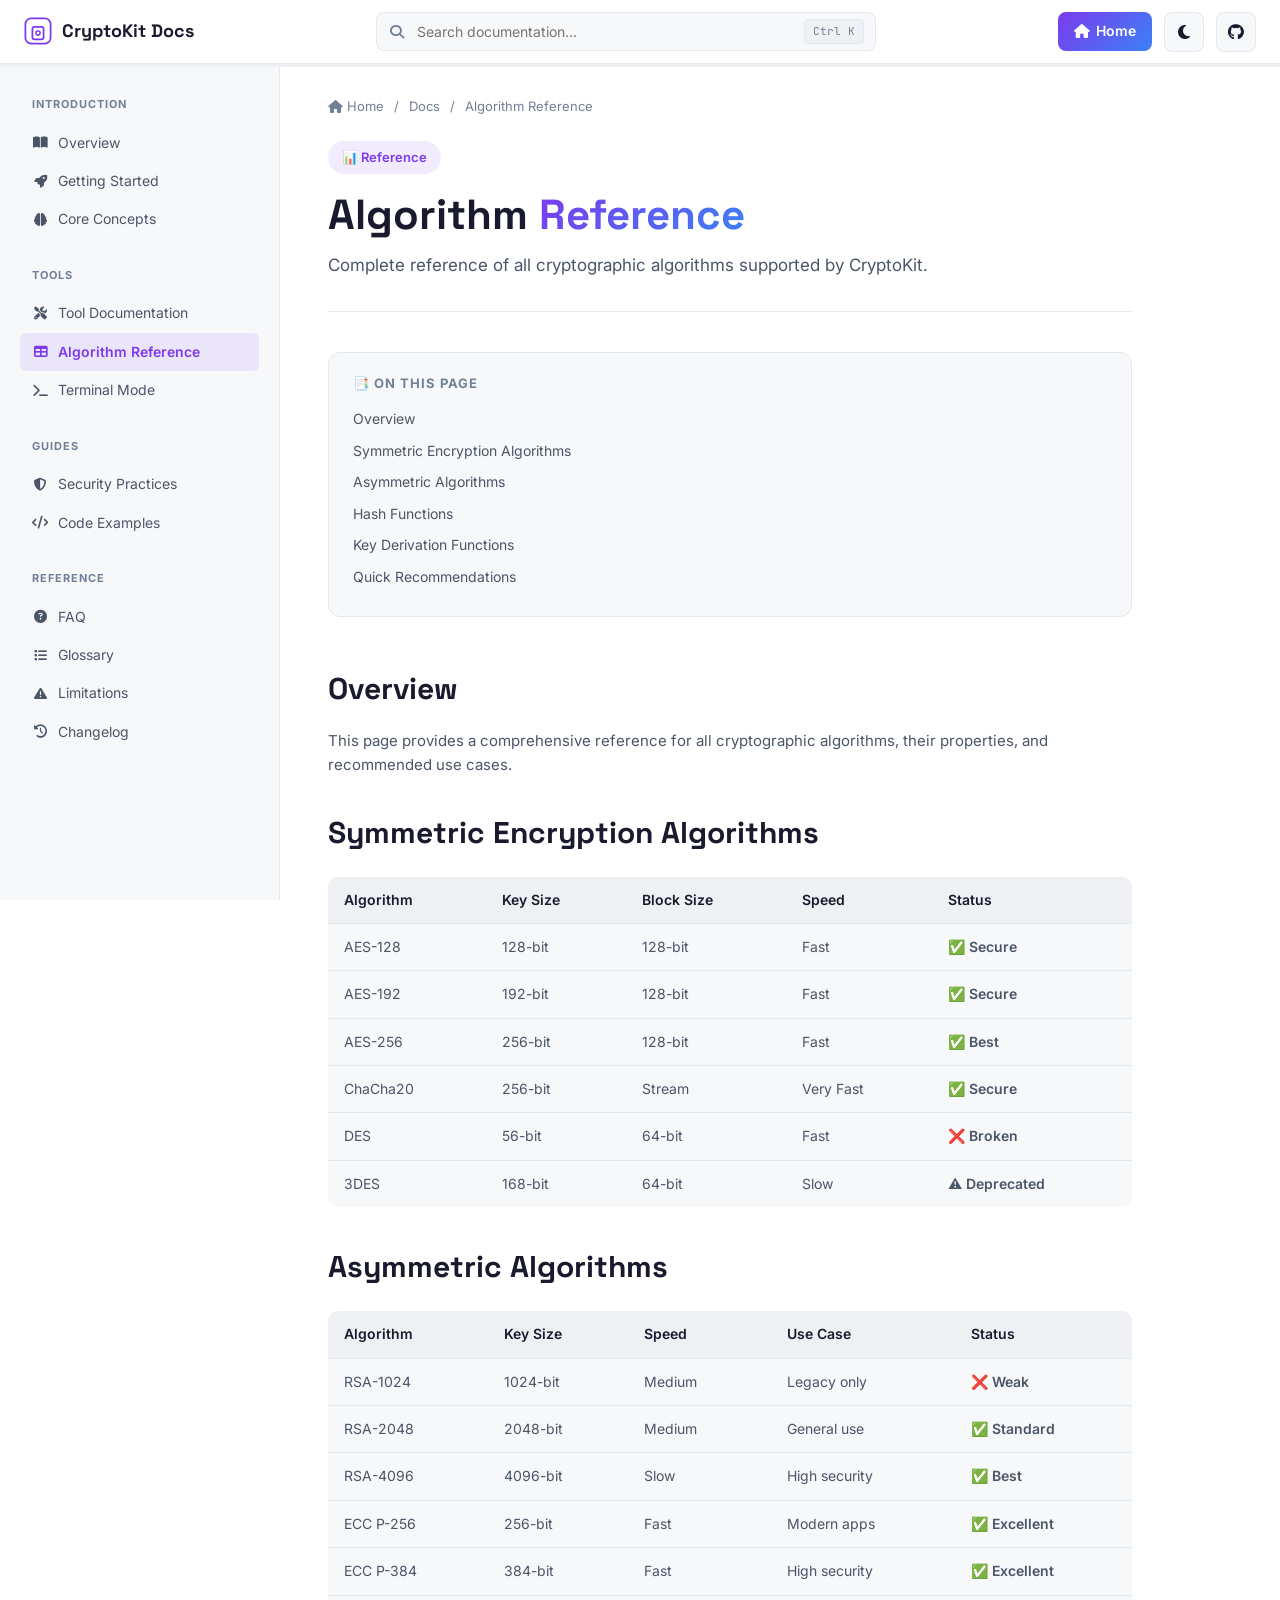
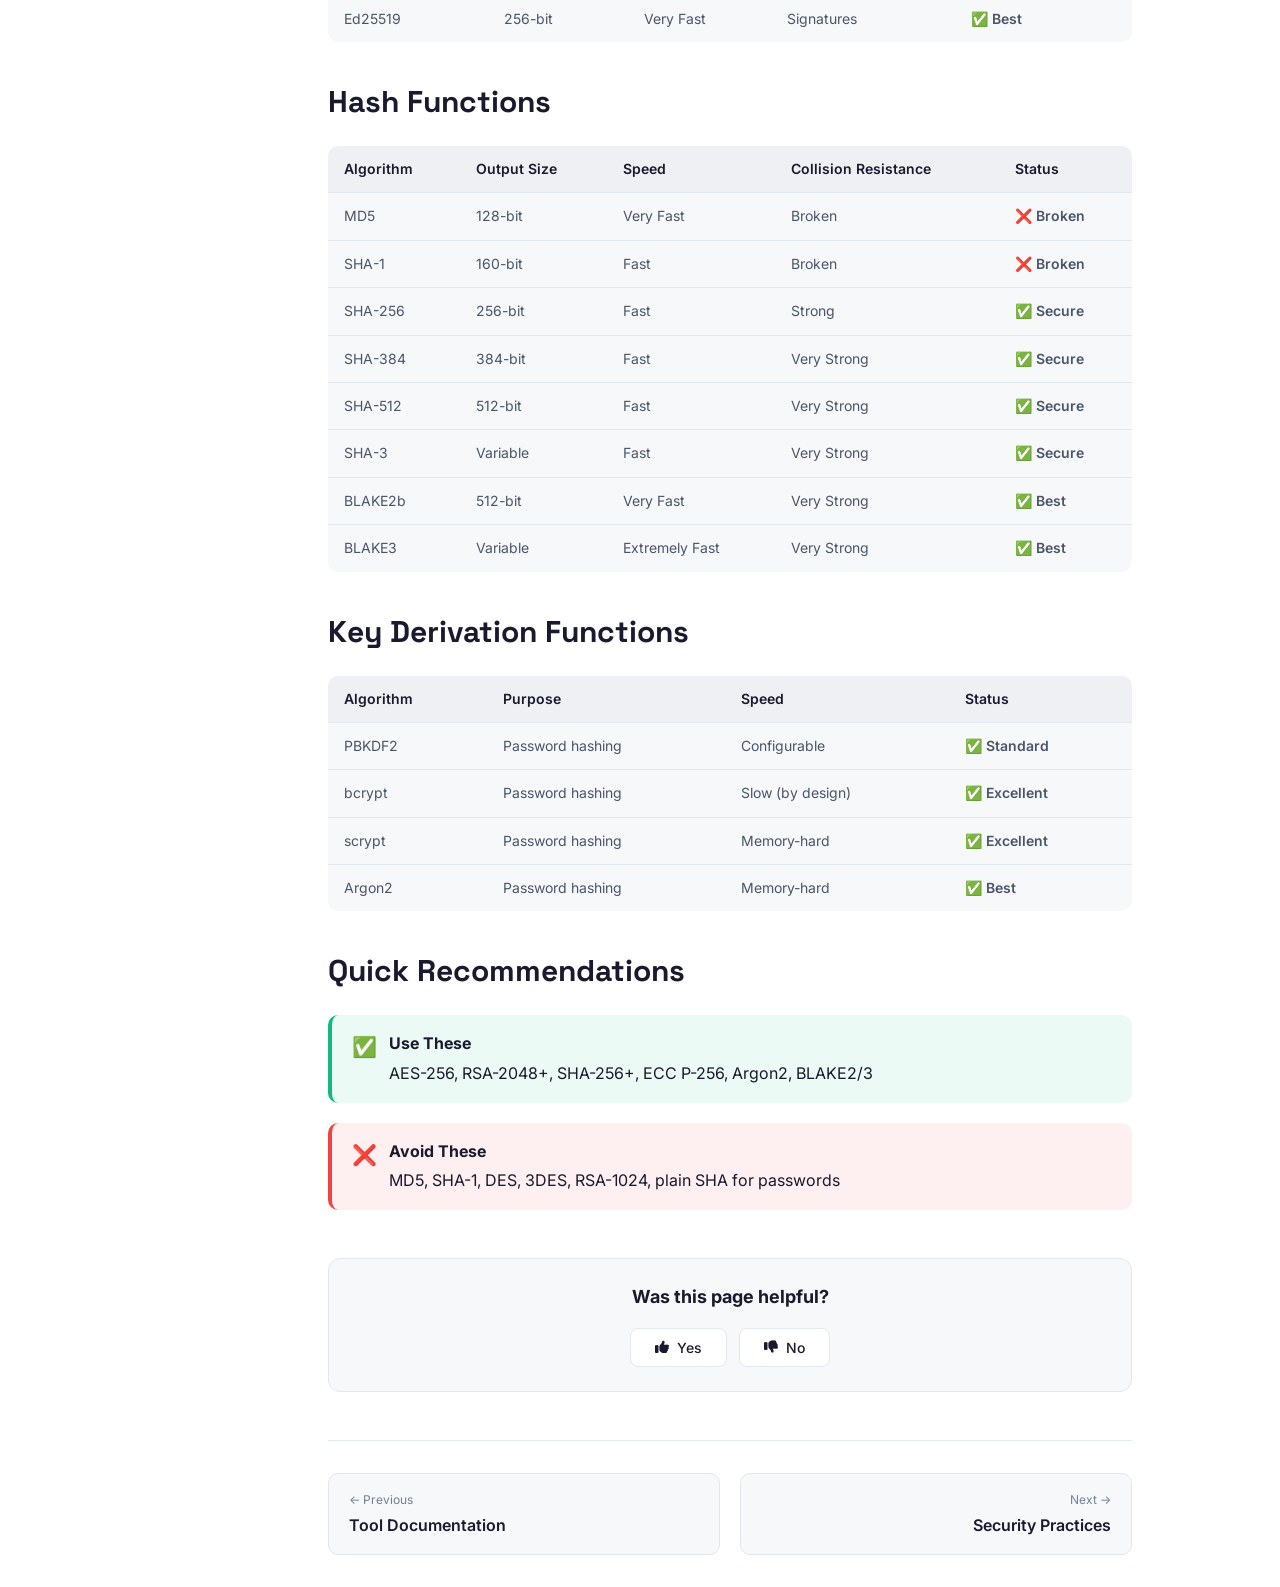
<file: algorithm-reference.html>
<!DOCTYPE html>
<html lang="en" data-theme="normal">
<head>
    <meta charset="UTF-8">
    <meta name="viewport" content="width=device-width, initial-scale=1.0">
    <title>Algorithm Reference - CryptoKit Docs</title>
    <link href="https://fonts.googleapis.com/css2?family=Space+Grotesk:wght@300;400;500;600;700&family=JetBrains+Mono:wght@400;500;700&family=Inter:wght@300;400;500;600&display=swap" rel="stylesheet">
    <link rel="stylesheet" href="https://cdnjs.cloudflare.com/ajax/libs/font-awesome/6.5.0/css/all.min.css">
    <link rel="stylesheet" href="docs-style.css">
</head>
<body>
    <nav class="docs-navbar">
        <div class="docs-nav-left">
            <a href="index.html" class="docs-logo">
                <div class="docs-logo-icon">
                    <svg viewBox="0 0 40 40" width="28" height="28" fill="none">
                        <rect x="2" y="2" width="36" height="36" rx="8" stroke="currentColor" stroke-width="2.5"/>
                        <rect x="12" y="14" width="16" height="18" rx="3" stroke="currentColor" stroke-width="2.5"/>
                        <circle cx="20" cy="23" r="3" stroke="currentColor" stroke-width="2"/>
                    </svg>
                </div>
                <span>CryptoKit Docs</span>
            </a>
        </div>
        <div class="docs-nav-search">
            <i class="fas fa-search"></i>
            <input type="text" id="docsSearch" placeholder="Search documentation..." autocomplete="off">
            <kbd>Ctrl K</kbd>
            <div class="search-results" id="searchResults"></div>
        </div>
        <div class="docs-nav-right">
            <a href="index.html" class="nav-home-btn"><i class="fas fa-home"></i> Home</a>
            <button class="theme-toggle" id="themeToggle"><i class="fas fa-moon"></i></button>
            <a href="https://github.com" class="github-btn" target="_blank"><i class="fab fa-github"></i></a>
        </div>
    </nav>

    <div class="progress-bar"><div class="progress-fill"></div></div>

    <div class="docs-layout">
        <aside class="docs-sidebar">
            <div class="sidebar-section">
                <h3>Introduction</h3>
                <ul>
                    <li><a href="documentation.html"><i class="fas fa-book-open"></i> Overview</a></li>
                    <li><a href="getting-started.html"><i class="fas fa-rocket"></i> Getting Started</a></li>
                    <li><a href="core-concepts.html"><i class="fas fa-brain"></i> Core Concepts</a></li>
                </ul>
            </div>
            <div class="sidebar-section">
                <h3>Tools</h3>
                <ul>
                    <li><a href="tool-docs.html"><i class="fas fa-tools"></i> Tool Documentation</a></li>
                    <li><a href="algorithm-reference.html"><i class="fas fa-table"></i> Algorithm Reference</a></li>
                    <li><a href="terminal-docs.html"><i class="fas fa-terminal"></i> Terminal Mode</a></li>
                </ul>
            </div>
            <div class="sidebar-section">
                <h3>Guides</h3>
                <ul>
                    <li><a href="security-practices.html"><i class="fas fa-shield-alt"></i> Security Practices</a></li>
                    <li><a href="code-examples.html"><i class="fas fa-code"></i> Code Examples</a></li>
                </ul>
            </div>
            <div class="sidebar-section">
                <h3>Reference</h3>
                <ul>
                    <li><a href="faq.html"><i class="fas fa-question-circle"></i> FAQ</a></li>
                    <li><a href="glossary.html"><i class="fas fa-list"></i> Glossary</a></li>
                    <li><a href="limitations.html"><i class="fas fa-exclamation-triangle"></i> Limitations</a></li>
                    <li><a href="changelog.html"><i class="fas fa-history"></i> Changelog</a></li>
                </ul>
            </div>
        </aside>

        <main class="docs-main">
            <div class="breadcrumb">
                <a href="index.html"><i class="fas fa-home"></i> Home</a>
                <span>/</span>
                <a href="documentation.html">Docs</a>
                <span>/</span>
                <span>Algorithm Reference</span>
            </div>

            <div class="docs-hero">
                <div class="docs-badge">📊 Reference</div>
                <h1>Algorithm <span class="gradient-text">Reference</span></h1>
                <p>Complete reference of all cryptographic algorithms supported by CryptoKit.</p>
            </div>

            <div class="toc">
                <div class="toc-title">📑 On This Page</div>
                <ul id="tocList"></ul>
            </div>

            <div class="docs-section">
                <h2 id="overview">Overview</h2>
                <p>This page provides a comprehensive reference for all cryptographic algorithms, their properties, and recommended use cases.</p>

                <h2 id="symmetric">Symmetric Encryption Algorithms</h2>
                <table class="docs-table">
                    <thead>
                        <tr><th>Algorithm</th><th>Key Size</th><th>Block Size</th><th>Speed</th><th>Status</th></tr>
                    </thead>
                    <tbody>
                        <tr><td>AES-128</td><td>128-bit</td><td>128-bit</td><td>Fast</td><td class="status-ok">✅ Secure</td></tr>
                        <tr><td>AES-192</td><td>192-bit</td><td>128-bit</td><td>Fast</td><td class="status-ok">✅ Secure</td></tr>
                        <tr><td>AES-256</td><td>256-bit</td><td>128-bit</td><td>Fast</td><td class="status-ok">✅ Best</td></tr>
                        <tr><td>ChaCha20</td><td>256-bit</td><td>Stream</td><td>Very Fast</td><td class="status-ok">✅ Secure</td></tr>
                        <tr><td>DES</td><td>56-bit</td><td>64-bit</td><td>Fast</td><td class="status-danger">❌ Broken</td></tr>
                        <tr><td>3DES</td><td>168-bit</td><td>64-bit</td><td>Slow</td><td class="status-warn">⚠️ Deprecated</td></tr>
                    </tbody>
                </table>

                <h2 id="asymmetric">Asymmetric Algorithms</h2>
                <table class="docs-table">
                    <thead>
                        <tr><th>Algorithm</th><th>Key Size</th><th>Speed</th><th>Use Case</th><th>Status</th></tr>
                    </thead>
                    <tbody>
                        <tr><td>RSA-1024</td><td>1024-bit</td><td>Medium</td><td>Legacy only</td><td class="status-danger">❌ Weak</td></tr>
                        <tr><td>RSA-2048</td><td>2048-bit</td><td>Medium</td><td>General use</td><td class="status-ok">✅ Standard</td></tr>
                        <tr><td>RSA-4096</td><td>4096-bit</td><td>Slow</td><td>High security</td><td class="status-ok">✅ Best</td></tr>
                        <tr><td>ECC P-256</td><td>256-bit</td><td>Fast</td><td>Modern apps</td><td class="status-ok">✅ Excellent</td></tr>
                        <tr><td>ECC P-384</td><td>384-bit</td><td>Fast</td><td>High security</td><td class="status-ok">✅ Excellent</td></tr>
                        <tr><td>Ed25519</td><td>256-bit</td><td>Very Fast</td><td>Signatures</td><td class="status-ok">✅ Best</td></tr>
                    </tbody>
                </table>

                <h2 id="hash">Hash Functions</h2>
                <table class="docs-table">
                    <thead>
                        <tr><th>Algorithm</th><th>Output Size</th><th>Speed</th><th>Collision Resistance</th><th>Status</th></tr>
                    </thead>
                    <tbody>
                        <tr><td>MD5</td><td>128-bit</td><td>Very Fast</td><td>Broken</td><td class="status-danger">❌ Broken</td></tr>
                        <tr><td>SHA-1</td><td>160-bit</td><td>Fast</td><td>Broken</td><td class="status-danger">❌ Broken</td></tr>
                        <tr><td>SHA-256</td><td>256-bit</td><td>Fast</td><td>Strong</td><td class="status-ok">✅ Secure</td></tr>
                        <tr><td>SHA-384</td><td>384-bit</td><td>Fast</td><td>Very Strong</td><td class="status-ok">✅ Secure</td></tr>
                        <tr><td>SHA-512</td><td>512-bit</td><td>Fast</td><td>Very Strong</td><td class="status-ok">✅ Secure</td></tr>
                        <tr><td>SHA-3</td><td>Variable</td><td>Fast</td><td>Very Strong</td><td class="status-ok">✅ Secure</td></tr>
                        <tr><td>BLAKE2b</td><td>512-bit</td><td>Very Fast</td><td>Very Strong</td><td class="status-ok">✅ Best</td></tr>
                        <tr><td>BLAKE3</td><td>Variable</td><td>Extremely Fast</td><td>Very Strong</td><td class="status-ok">✅ Best</td></tr>
                    </tbody>
                </table>

                <h2 id="kdf">Key Derivation Functions</h2>
                <table class="docs-table">
                    <thead>
                        <tr><th>Algorithm</th><th>Purpose</th><th>Speed</th><th>Status</th></tr>
                    </thead>
                    <tbody>
                        <tr><td>PBKDF2</td><td>Password hashing</td><td>Configurable</td><td class="status-ok">✅ Standard</td></tr>
                        <tr><td>bcrypt</td><td>Password hashing</td><td>Slow (by design)</td><td class="status-ok">✅ Excellent</td></tr>
                        <tr><td>scrypt</td><td>Password hashing</td><td>Memory-hard</td><td class="status-ok">✅ Excellent</td></tr>
                        <tr><td>Argon2</td><td>Password hashing</td><td>Memory-hard</td><td class="status-ok">✅ Best</td></tr>
                    </tbody>
                </table>

                <h2 id="recommendations">Quick Recommendations</h2>
                <div class="callout success">
                    <div class="callout-icon">✅</div>
                    <div class="callout-body">
                        <div class="callout-title">Use These</div>
                        AES-256, RSA-2048+, SHA-256+, ECC P-256, Argon2, BLAKE2/3
                    </div>
                </div>
                <div class="callout danger">
                    <div class="callout-icon">❌</div>
                    <div class="callout-body">
                        <div class="callout-title">Avoid These</div>
                        MD5, SHA-1, DES, 3DES, RSA-1024, plain SHA for passwords
                    </div>
                </div>
            </div>

            <div class="feedback-box">
                <h3>Was this page helpful?</h3>
                <div class="feedback-buttons">
                    <button class="feedback-btn" onclick="submitFeedback('yes')"><i class="fas fa-thumbs-up"></i> Yes</button>
                    <button class="feedback-btn" onclick="submitFeedback('no')"><i class="fas fa-thumbs-down"></i> No</button>
                </div>
            </div>

            <div class="docs-footer-nav">
                <a href="tool-docs.html" class="nav-prev">
                    <span class="nav-label">← Previous</span>
                    <span class="nav-title">Tool Documentation</span>
                </a>
                <a href="security-practices.html" class="nav-next">
                    <span class="nav-label">Next →</span>
                    <span class="nav-title">Security Practices</span>
                </a>
            </div>
        </main>
    </div>

    <button class="scroll-top" id="scrollTop"><i class="fas fa-chevron-up"></i></button>
    <script src="docs-script.js"></script>
</body>
</html>
</file>
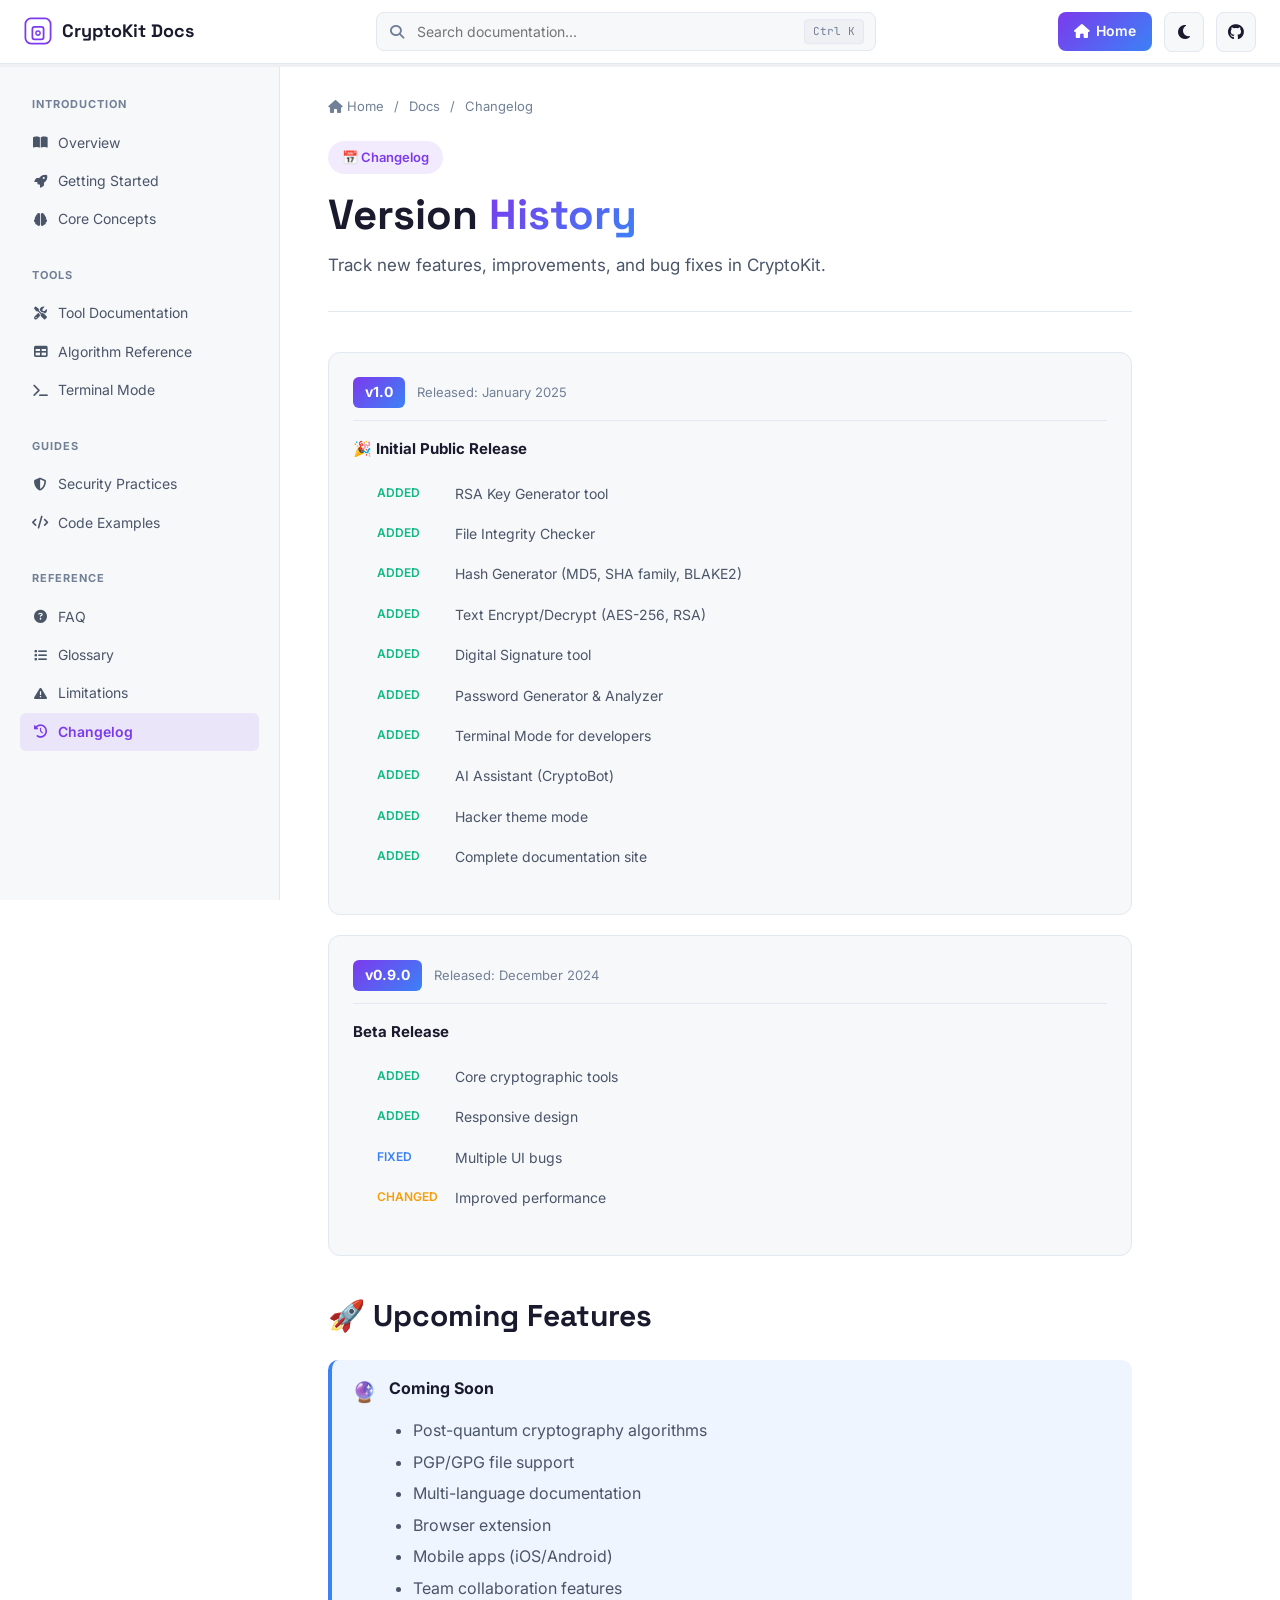
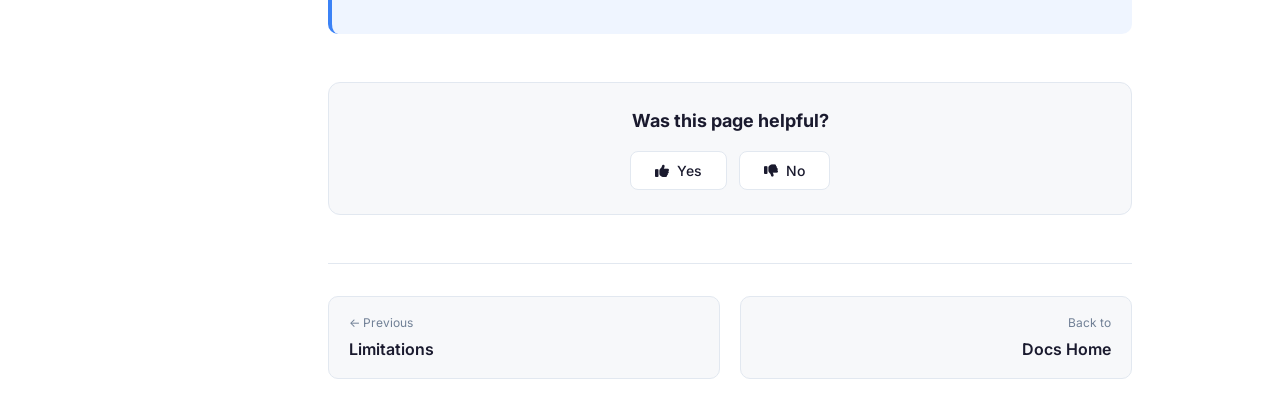
<file: changelog.html>
<!DOCTYPE html>
<html lang="en" data-theme="normal">
<head>
    <meta charset="UTF-8">
    <meta name="viewport" content="width=device-width, initial-scale=1.0">
    <title>Changelog - CryptoKit Docs</title>
    <link href="https://fonts.googleapis.com/css2?family=Space+Grotesk:wght@300;400;500;600;700&family=JetBrains+Mono:wght@400;500;700&family=Inter:wght@300;400;500;600&display=swap" rel="stylesheet">
    <link rel="stylesheet" href="https://cdnjs.cloudflare.com/ajax/libs/font-awesome/6.5.0/css/all.min.css">
    <link rel="stylesheet" href="docs-style.css">
    <style>
        .version-block {
            background: var(--bg-secondary);
            border: 1px solid var(--border);
            border-radius: 12px;
            padding: 24px;
            margin: 20px 0;
        }
        .version-header {
            display: flex;
            align-items: center;
            gap: 12px;
            margin-bottom: 16px;
            padding-bottom: 12px;
            border-bottom: 1px solid var(--border);
        }
        .version-badge {
            background: linear-gradient(135deg, #7c3aed, #3b82f6);
            color: white;
            padding: 4px 12px;
            border-radius: 6px;
            font-weight: 700;
            font-size: 14px;
        }
        .version-date {
            color: var(--text-muted);
            font-size: 13px;
        }
        .change-list {
            list-style: none;
            padding: 0;
        }
        .change-list li {
            padding: 6px 0;
            display: flex;
            gap: 8px;
        }
        .change-type {
            font-weight: 600;
            min-width: 70px;
        }
        .change-added { color: #10b981; }
        .change-fixed { color: #3b82f6; }
        .change-changed { color: #f59e0b; }
        .change-removed { color: #ef4444; }
    </style>
</head>
<body>
    <nav class="docs-navbar">
        <div class="docs-nav-left">
            <a href="index.html" class="docs-logo">
                <div class="docs-logo-icon">
                    <svg viewBox="0 0 40 40" width="28" height="28" fill="none">
                        <rect x="2" y="2" width="36" height="36" rx="8" stroke="currentColor" stroke-width="2.5"/>
                        <rect x="12" y="14" width="16" height="18" rx="3" stroke="currentColor" stroke-width="2.5"/>
                        <circle cx="20" cy="23" r="3" stroke="currentColor" stroke-width="2"/>
                    </svg>
                </div>
                <span>CryptoKit Docs</span>
            </a>
        </div>
        <div class="docs-nav-search">
            <i class="fas fa-search"></i>
            <input type="text" id="docsSearch" placeholder="Search documentation..." autocomplete="off">
            <kbd>Ctrl K</kbd>
            <div class="search-results" id="searchResults"></div>
        </div>
        <div class="docs-nav-right">
            <a href="index.html" class="nav-home-btn"><i class="fas fa-home"></i> Home</a>
            <button class="theme-toggle" id="themeToggle"><i class="fas fa-moon"></i></button>
            <a href="https://github.com" class="github-btn" target="_blank"><i class="fab fa-github"></i></a>
        </div>
    </nav>

    <div class="progress-bar"><div class="progress-fill"></div></div>

    <div class="docs-layout">
        <aside class="docs-sidebar">
            <div class="sidebar-section">
                <h3>Introduction</h3>
                <ul>
                    <li><a href="documentation.html"><i class="fas fa-book-open"></i> Overview</a></li>
                    <li><a href="getting-started.html"><i class="fas fa-rocket"></i> Getting Started</a></li>
                    <li><a href="core-concepts.html"><i class="fas fa-brain"></i> Core Concepts</a></li>
                </ul>
            </div>
            <div class="sidebar-section">
                <h3>Tools</h3>
                <ul>
                    <li><a href="tool-docs.html"><i class="fas fa-tools"></i> Tool Documentation</a></li>
                    <li><a href="algorithm-reference.html"><i class="fas fa-table"></i> Algorithm Reference</a></li>
                    <li><a href="terminal-docs.html"><i class="fas fa-terminal"></i> Terminal Mode</a></li>
                </ul>
            </div>
            <div class="sidebar-section">
                <h3>Guides</h3>
                <ul>
                    <li><a href="security-practices.html"><i class="fas fa-shield-alt"></i> Security Practices</a></li>
                    <li><a href="code-examples.html"><i class="fas fa-code"></i> Code Examples</a></li>
                </ul>
            </div>
            <div class="sidebar-section">
                <h3>Reference</h3>
                <ul>
                    <li><a href="faq.html"><i class="fas fa-question-circle"></i> FAQ</a></li>
                    <li><a href="glossary.html"><i class="fas fa-list"></i> Glossary</a></li>
                    <li><a href="limitations.html"><i class="fas fa-exclamation-triangle"></i> Limitations</a></li>
                    <li><a href="changelog.html"><i class="fas fa-history"></i> Changelog</a></li>
                </ul>
            </div>
        </aside>

        <main class="docs-main">
            <div class="breadcrumb">
                <a href="index.html"><i class="fas fa-home"></i> Home</a>
                <span>/</span>
                <a href="documentation.html">Docs</a>
                <span>/</span>
                <span>Changelog</span>
            </div>

            <div class="docs-hero">
                <div class="docs-badge">📅 Changelog</div>
                <h1>Version <span class="gradient-text">History</span></h1>
                <p>Track new features, improvements, and bug fixes in CryptoKit.</p>
            </div>

            <div class="docs-section">
                <div class="version-block">
                    <div class="version-header">
                        <span class="version-badge">v1.0</span>
                        <span class="version-date">Released: January 2025</span>
                    </div>
                    <p><strong>🎉 Initial Public Release</strong></p>
                    <ul class="change-list">
                        <li><span class="change-type change-added">ADDED</span> RSA Key Generator tool</li>
                        <li><span class="change-type change-added">ADDED</span> File Integrity Checker</li>
                        <li><span class="change-type change-added">ADDED</span> Hash Generator (MD5, SHA family, BLAKE2)</li>
                        <li><span class="change-type change-added">ADDED</span> Text Encrypt/Decrypt (AES-256, RSA)</li>
                        <li><span class="change-type change-added">ADDED</span> Digital Signature tool</li>
                        <li><span class="change-type change-added">ADDED</span> Password Generator & Analyzer</li>
                        <li><span class="change-type change-added">ADDED</span> Terminal Mode for developers</li>
                        <li><span class="change-type change-added">ADDED</span> AI Assistant (CryptoBot)</li>
                        <li><span class="change-type change-added">ADDED</span> Hacker theme mode</li>
                        <li><span class="change-type change-added">ADDED</span> Complete documentation site</li>
                    </ul>
                </div>

                <div class="version-block">
                    <div class="version-header">
                        <span class="version-badge">v0.9.0</span>
                        <span class="version-date">Released: December 2024</span>
                    </div>
                    <p><strong>Beta Release</strong></p>
                    <ul class="change-list">
                        <li><span class="change-type change-added">ADDED</span> Core cryptographic tools</li>
                        <li><span class="change-type change-added">ADDED</span> Responsive design</li>
                        <li><span class="change-type change-fixed">FIXED</span> Multiple UI bugs</li>
                        <li><span class="change-type change-changed">CHANGED</span> Improved performance</li>
                    </ul>
                </div>

                <h2 id="roadmap">🚀 Upcoming Features</h2>
                <div class="callout info">
                    <div class="callout-icon">🔮</div>
                    <div class="callout-body">
                        <div class="callout-title">Coming Soon</div>
                        <ul>
                            <li>Post-quantum cryptography algorithms</li>
                            <li>PGP/GPG file support</li>
                            <li>Multi-language documentation</li>
                            <li>Browser extension</li>
                            <li>Mobile apps (iOS/Android)</li>
                            <li>Team collaboration features</li>
                        </ul>
                    </div>
                </div>
            </div>

            <div class="feedback-box">
                <h3>Was this page helpful?</h3>
                <div class="feedback-buttons">
                    <button class="feedback-btn" onclick="submitFeedback('yes')"><i class="fas fa-thumbs-up"></i> Yes</button>
                    <button class="feedback-btn" onclick="submitFeedback('no')"><i class="fas fa-thumbs-down"></i> No</button>
                </div>
            </div>

            <div class="docs-footer-nav">
                <a href="limitations.html" class="nav-prev">
                    <span class="nav-label">← Previous</span>
                    <span class="nav-title">Limitations</span>
                </a>
                <a href="documentation.html" class="nav-next">
                    <span class="nav-label">Back to</span>
                    <span class="nav-title">Docs Home</span>
                </a>
            </div>
        </main>
    </div>

    <button class="scroll-top" id="scrollTop"><i class="fas fa-chevron-up"></i></button>
    <script src="docs-script.js"></script>
</body>
</html>
</file>
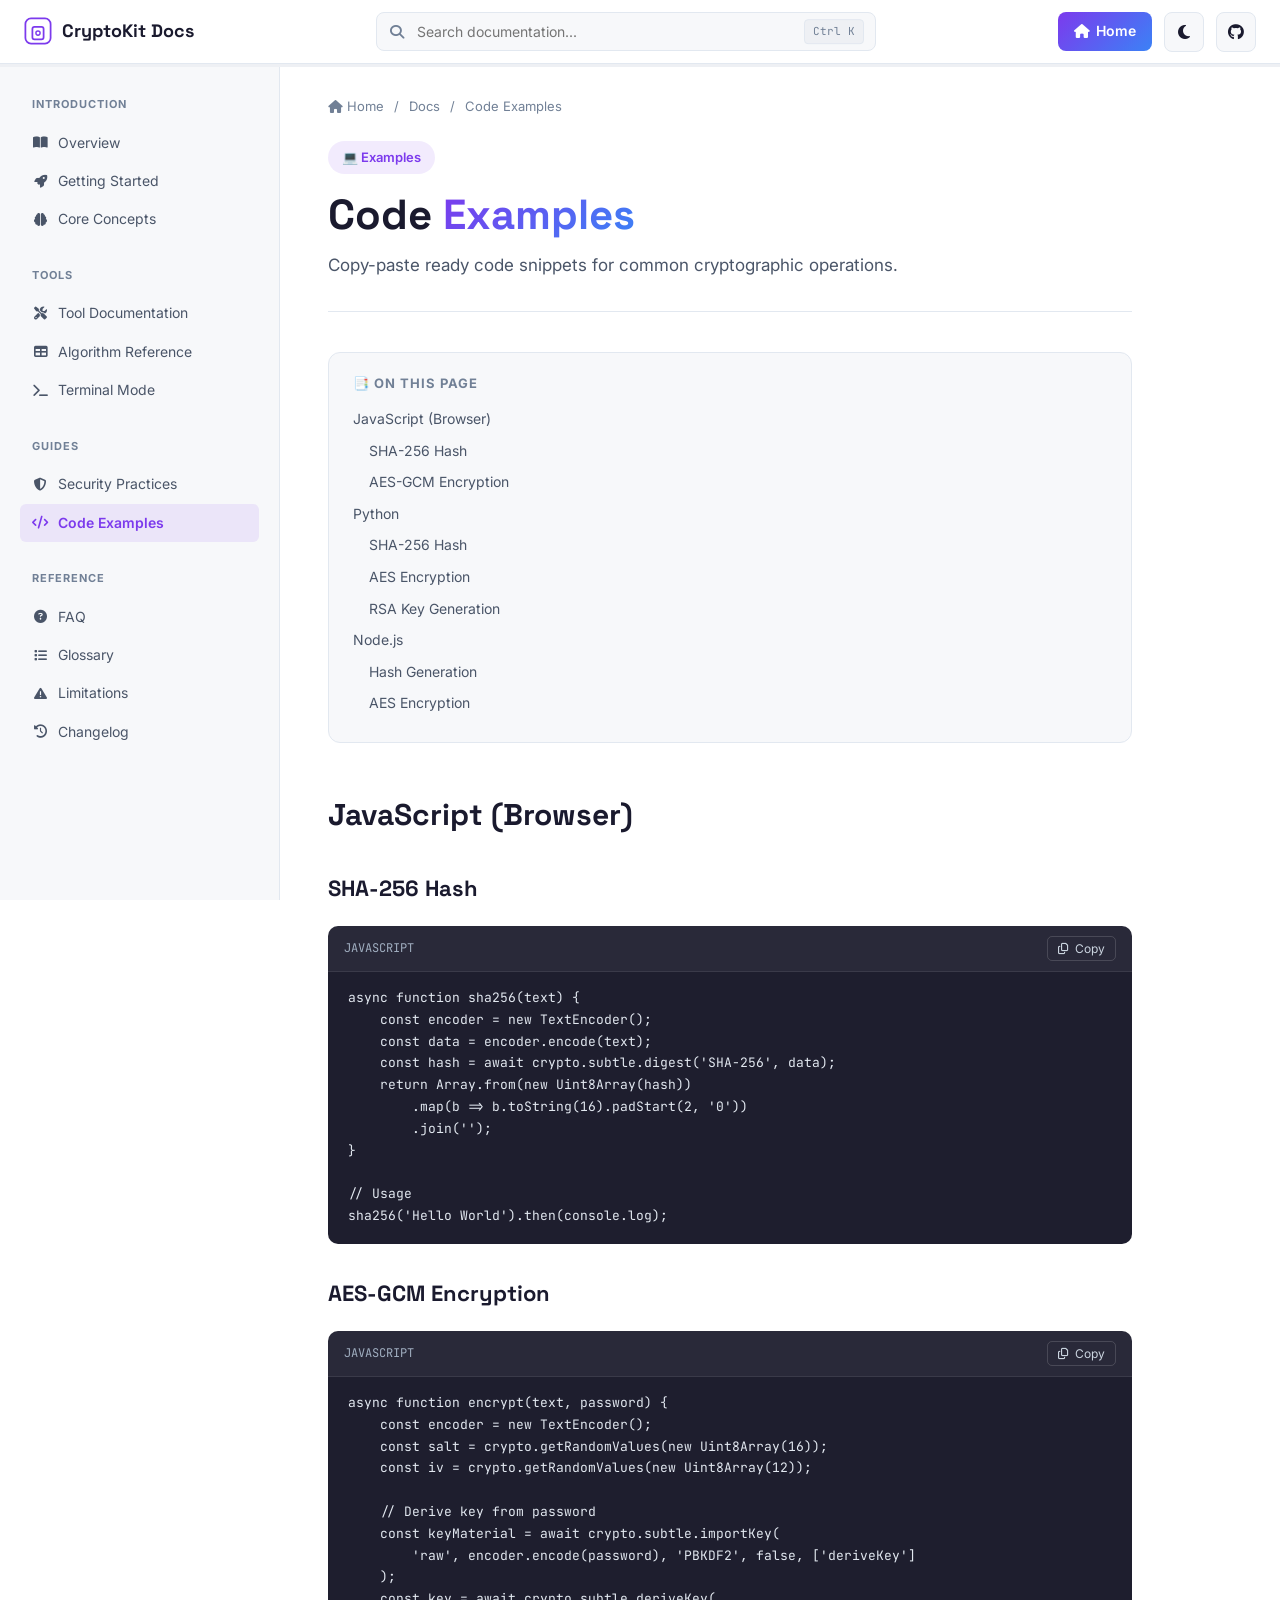
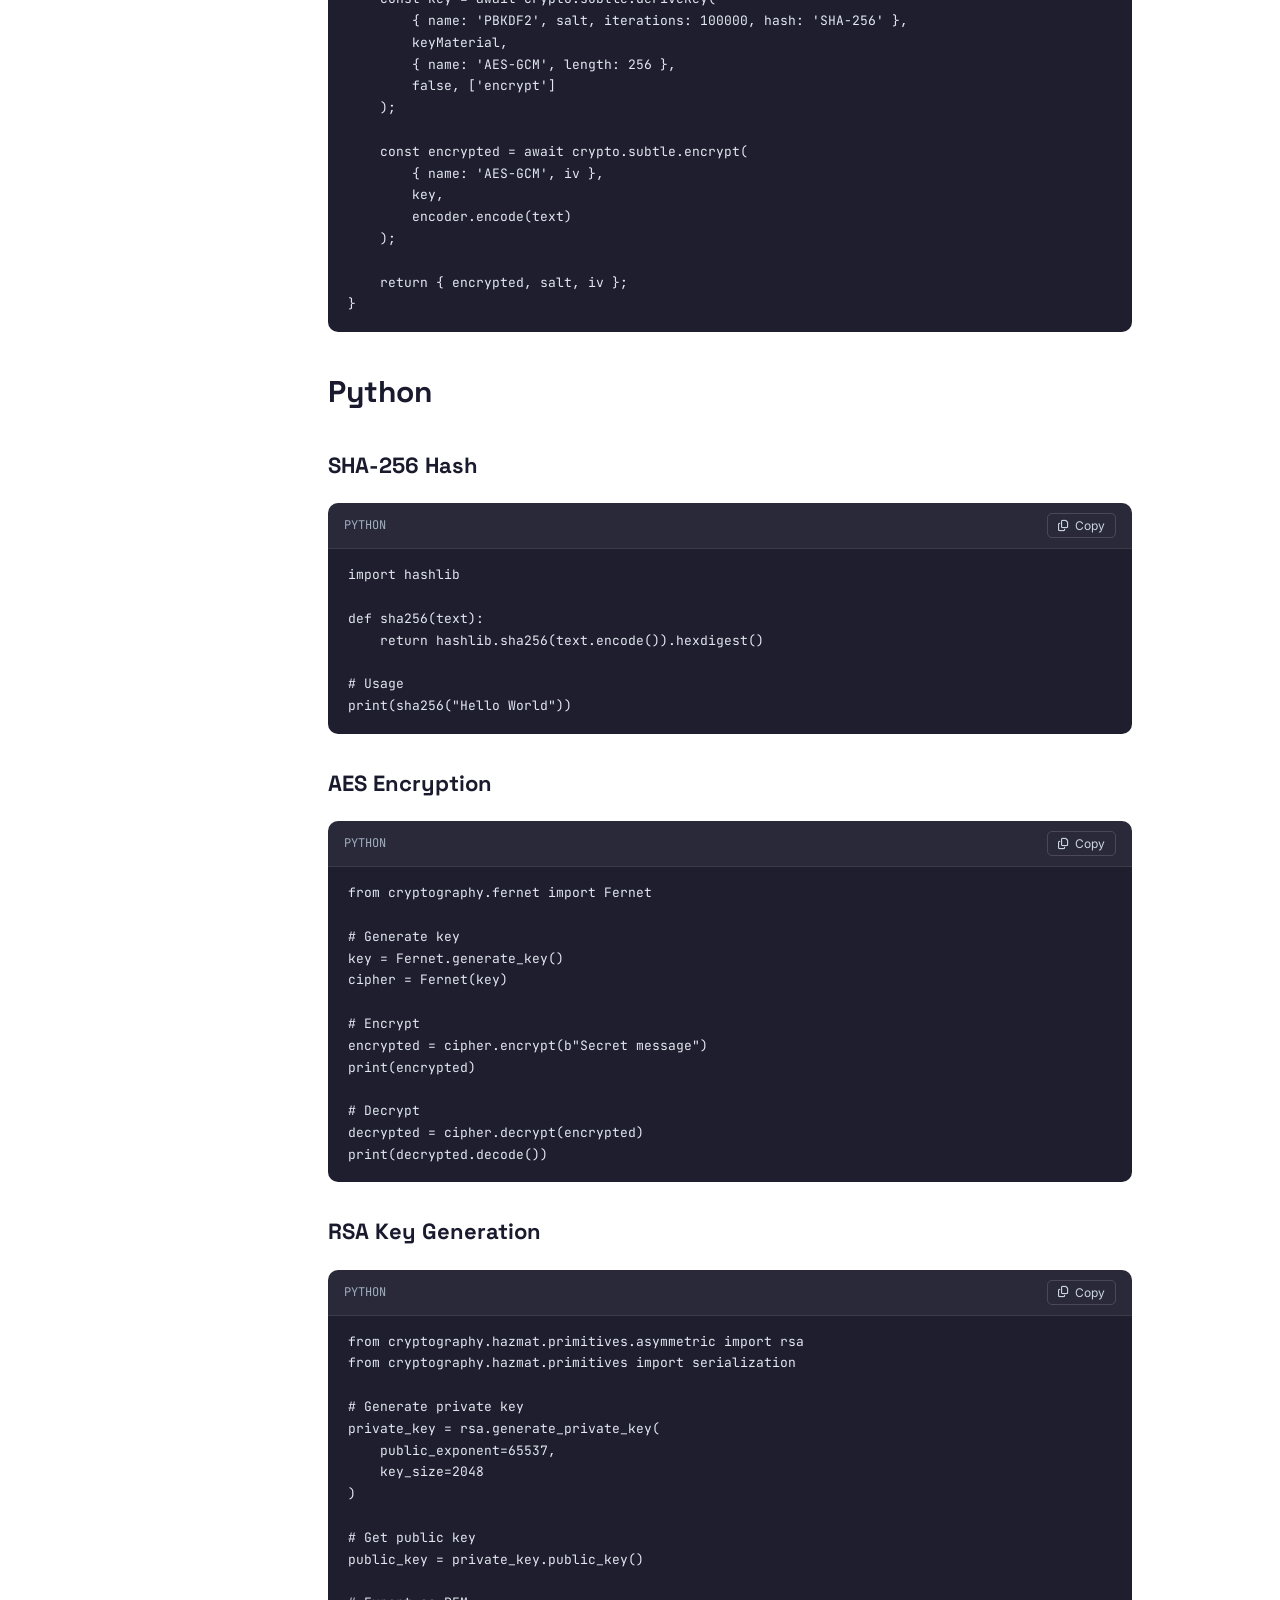
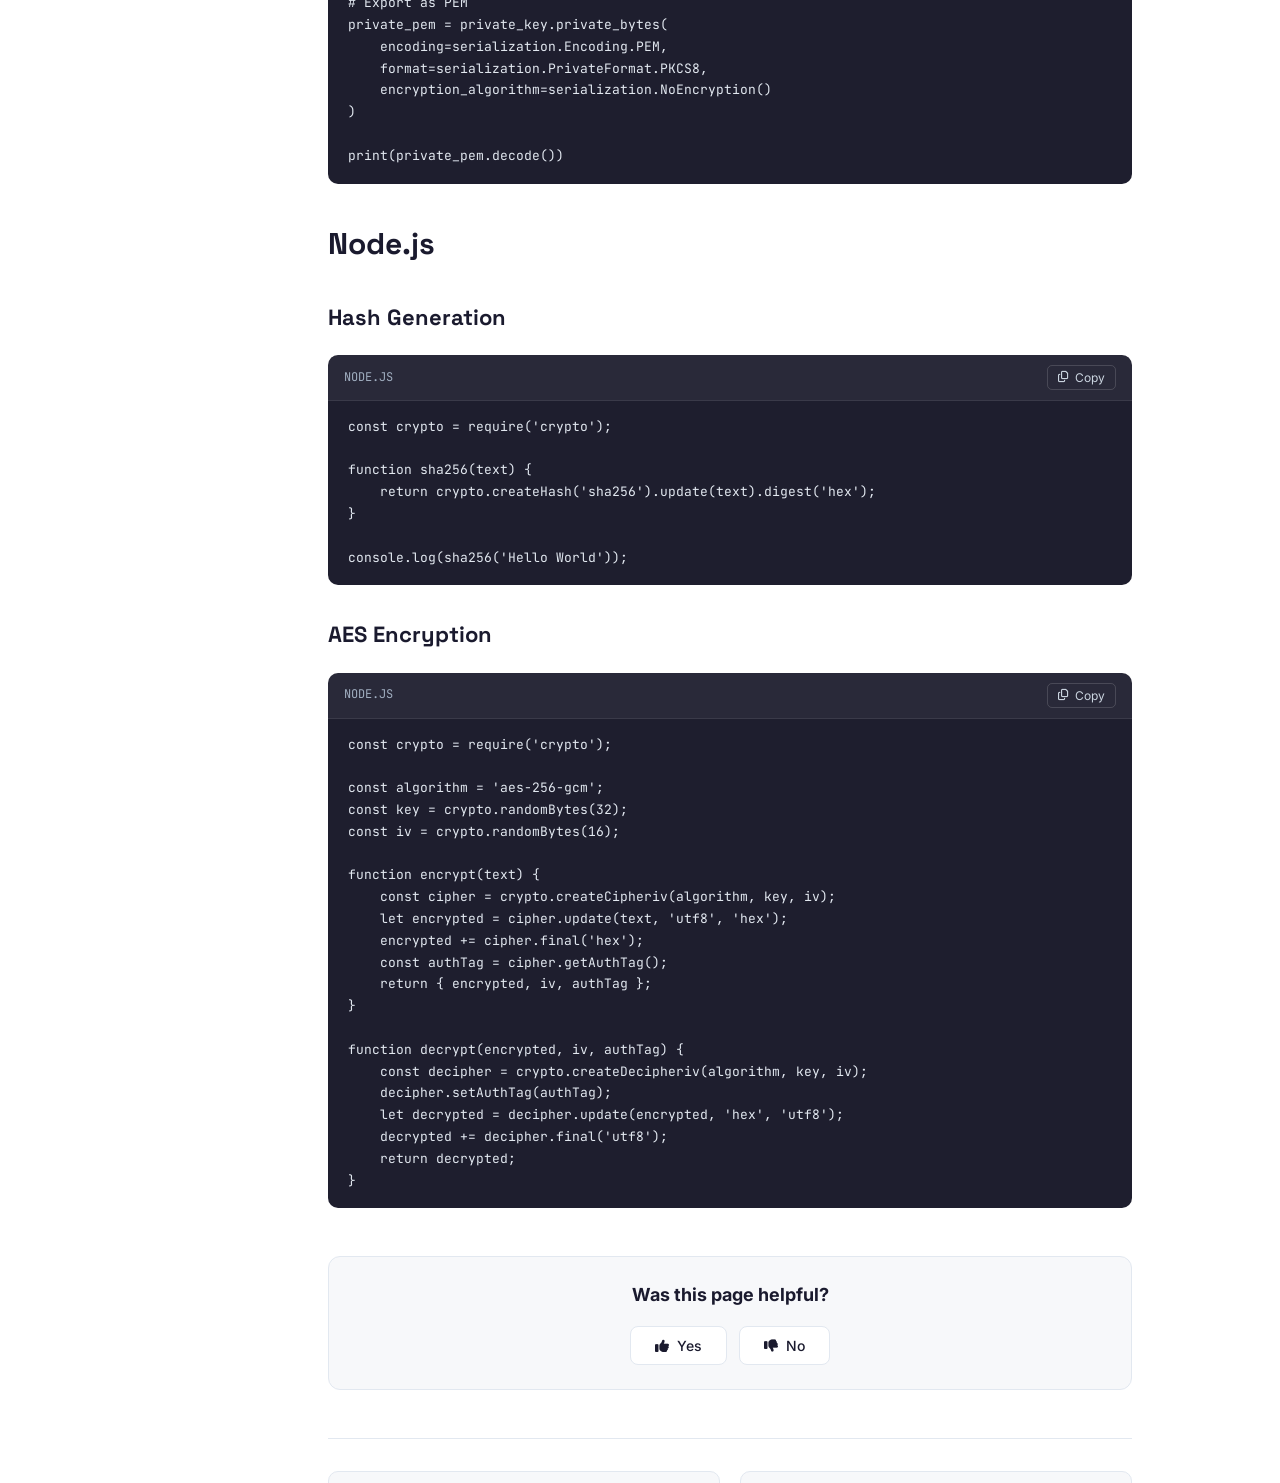
<file: code-examples.html>
<!DOCTYPE html>
<html lang="en" data-theme="normal">
<head>
    <meta charset="UTF-8">
    <meta name="viewport" content="width=device-width, initial-scale=1.0">
    <title>Code Examples - CryptoKit Docs</title>
    <link href="https://fonts.googleapis.com/css2?family=Space+Grotesk:wght@300;400;500;600;700&family=JetBrains+Mono:wght@400;500;700&family=Inter:wght@300;400;500;600&display=swap" rel="stylesheet">
    <link rel="stylesheet" href="https://cdnjs.cloudflare.com/ajax/libs/font-awesome/6.5.0/css/all.min.css">
    <link rel="stylesheet" href="docs-style.css">
</head>
<body>
    <nav class="docs-navbar">
        <div class="docs-nav-left">
            <a href="index.html" class="docs-logo">
                <div class="docs-logo-icon">
                    <svg viewBox="0 0 40 40" width="28" height="28" fill="none">
                        <rect x="2" y="2" width="36" height="36" rx="8" stroke="currentColor" stroke-width="2.5"/>
                        <rect x="12" y="14" width="16" height="18" rx="3" stroke="currentColor" stroke-width="2.5"/>
                        <circle cx="20" cy="23" r="3" stroke="currentColor" stroke-width="2"/>
                    </svg>
                </div>
                <span>CryptoKit Docs</span>
            </a>
        </div>
        <div class="docs-nav-search">
            <i class="fas fa-search"></i>
            <input type="text" id="docsSearch" placeholder="Search documentation..." autocomplete="off">
            <kbd>Ctrl K</kbd>
            <div class="search-results" id="searchResults"></div>
        </div>
        <div class="docs-nav-right">
            <a href="index.html" class="nav-home-btn"><i class="fas fa-home"></i> Home</a>
            <button class="theme-toggle" id="themeToggle"><i class="fas fa-moon"></i></button>
            <a href="https://github.com" class="github-btn" target="_blank"><i class="fab fa-github"></i></a>
        </div>
    </nav>

    <div class="progress-bar"><div class="progress-fill"></div></div>

    <div class="docs-layout">
        <aside class="docs-sidebar">
            <div class="sidebar-section">
                <h3>Introduction</h3>
                <ul>
                    <li><a href="documentation.html"><i class="fas fa-book-open"></i> Overview</a></li>
                    <li><a href="getting-started.html"><i class="fas fa-rocket"></i> Getting Started</a></li>
                    <li><a href="core-concepts.html"><i class="fas fa-brain"></i> Core Concepts</a></li>
                </ul>
            </div>
            <div class="sidebar-section">
                <h3>Tools</h3>
                <ul>
                    <li><a href="tool-docs.html"><i class="fas fa-tools"></i> Tool Documentation</a></li>
                    <li><a href="algorithm-reference.html"><i class="fas fa-table"></i> Algorithm Reference</a></li>
                    <li><a href="terminal-docs.html"><i class="fas fa-terminal"></i> Terminal Mode</a></li>
                </ul>
            </div>
            <div class="sidebar-section">
                <h3>Guides</h3>
                <ul>
                    <li><a href="security-practices.html"><i class="fas fa-shield-alt"></i> Security Practices</a></li>
                    <li><a href="code-examples.html"><i class="fas fa-code"></i> Code Examples</a></li>
                </ul>
            </div>
            <div class="sidebar-section">
                <h3>Reference</h3>
                <ul>
                    <li><a href="faq.html"><i class="fas fa-question-circle"></i> FAQ</a></li>
                    <li><a href="glossary.html"><i class="fas fa-list"></i> Glossary</a></li>
                    <li><a href="limitations.html"><i class="fas fa-exclamation-triangle"></i> Limitations</a></li>
                    <li><a href="changelog.html"><i class="fas fa-history"></i> Changelog</a></li>
                </ul>
            </div>
        </aside>

        <main class="docs-main">
            <div class="breadcrumb">
                <a href="index.html"><i class="fas fa-home"></i> Home</a>
                <span>/</span>
                <a href="documentation.html">Docs</a>
                <span>/</span>
                <span>Code Examples</span>
            </div>

            <div class="docs-hero">
                <div class="docs-badge">💻 Examples</div>
                <h1>Code <span class="gradient-text">Examples</span></h1>
                <p>Copy-paste ready code snippets for common cryptographic operations.</p>
            </div>

            <div class="toc">
                <div class="toc-title">📑 On This Page</div>
                <ul id="tocList"></ul>
            </div>

            <div class="docs-section">
                <h2 id="javascript">JavaScript (Browser)</h2>

                <h3 id="js-hash">SHA-256 Hash</h3>
                <div class="code-block">
                    <div class="code-header">
                        <span class="code-lang">JavaScript</span>
                        <button class="copy-btn"><i class="far fa-copy"></i> Copy</button>
                    </div>
                    <pre><code>async function sha256(text) {
    const encoder = new TextEncoder();
    const data = encoder.encode(text);
    const hash = await crypto.subtle.digest('SHA-256', data);
    return Array.from(new Uint8Array(hash))
        .map(b => b.toString(16).padStart(2, '0'))
        .join('');
}

// Usage
sha256('Hello World').then(console.log);</code></pre>
                </div>

                <h3 id="js-aes">AES-GCM Encryption</h3>
                <div class="code-block">
                    <div class="code-header">
                        <span class="code-lang">JavaScript</span>
                        <button class="copy-btn"><i class="far fa-copy"></i> Copy</button>
                    </div>
                    <pre><code>async function encrypt(text, password) {
    const encoder = new TextEncoder();
    const salt = crypto.getRandomValues(new Uint8Array(16));
    const iv = crypto.getRandomValues(new Uint8Array(12));
    
    // Derive key from password
    const keyMaterial = await crypto.subtle.importKey(
        'raw', encoder.encode(password), 'PBKDF2', false, ['deriveKey']
    );
    const key = await crypto.subtle.deriveKey(
        { name: 'PBKDF2', salt, iterations: 100000, hash: 'SHA-256' },
        keyMaterial,
        { name: 'AES-GCM', length: 256 },
        false, ['encrypt']
    );
    
    const encrypted = await crypto.subtle.encrypt(
        { name: 'AES-GCM', iv },
        key,
        encoder.encode(text)
    );
    
    return { encrypted, salt, iv };
}</code></pre>
                </div>

                <h2 id="python">Python</h2>

                <h3 id="py-hash">SHA-256 Hash</h3>
                <div class="code-block">
                    <div class="code-header">
                        <span class="code-lang">Python</span>
                        <button class="copy-btn"><i class="far fa-copy"></i> Copy</button>
                    </div>
                    <pre><code>import hashlib

def sha256(text):
    return hashlib.sha256(text.encode()).hexdigest()

# Usage
print(sha256("Hello World"))</code></pre>
                </div>

                <h3 id="py-aes">AES Encryption</h3>
                <div class="code-block">
                    <div class="code-header">
                        <span class="code-lang">Python</span>
                        <button class="copy-btn"><i class="far fa-copy"></i> Copy</button>
                    </div>
                    <pre><code>from cryptography.fernet import Fernet

# Generate key
key = Fernet.generate_key()
cipher = Fernet(key)

# Encrypt
encrypted = cipher.encrypt(b"Secret message")
print(encrypted)

# Decrypt
decrypted = cipher.decrypt(encrypted)
print(decrypted.decode())</code></pre>
                </div>

                <h3 id="py-rsa">RSA Key Generation</h3>
                <div class="code-block">
                    <div class="code-header">
                        <span class="code-lang">Python</span>
                        <button class="copy-btn"><i class="far fa-copy"></i> Copy</button>
                    </div>
                    <pre><code>from cryptography.hazmat.primitives.asymmetric import rsa
from cryptography.hazmat.primitives import serialization

# Generate private key
private_key = rsa.generate_private_key(
    public_exponent=65537,
    key_size=2048
)

# Get public key
public_key = private_key.public_key()

# Export as PEM
private_pem = private_key.private_bytes(
    encoding=serialization.Encoding.PEM,
    format=serialization.PrivateFormat.PKCS8,
    encryption_algorithm=serialization.NoEncryption()
)

print(private_pem.decode())</code></pre>
                </div>

                <h2 id="nodejs">Node.js</h2>

                <h3 id="node-hash">Hash Generation</h3>
                <div class="code-block">
                    <div class="code-header">
                        <span class="code-lang">Node.js</span>
                        <button class="copy-btn"><i class="far fa-copy"></i> Copy</button>
                    </div>
                    <pre><code>const crypto = require('crypto');

function sha256(text) {
    return crypto.createHash('sha256').update(text).digest('hex');
}

console.log(sha256('Hello World'));</code></pre>
                </div>

                <h3 id="node-aes">AES Encryption</h3>
                <div class="code-block">
                    <div class="code-header">
                        <span class="code-lang">Node.js</span>
                        <button class="copy-btn"><i class="far fa-copy"></i> Copy</button>
                    </div>
                    <pre><code>const crypto = require('crypto');

const algorithm = 'aes-256-gcm';
const key = crypto.randomBytes(32);
const iv = crypto.randomBytes(16);

function encrypt(text) {
    const cipher = crypto.createCipheriv(algorithm, key, iv);
    let encrypted = cipher.update(text, 'utf8', 'hex');
    encrypted += cipher.final('hex');
    const authTag = cipher.getAuthTag();
    return { encrypted, iv, authTag };
}

function decrypt(encrypted, iv, authTag) {
    const decipher = crypto.createDecipheriv(algorithm, key, iv);
    decipher.setAuthTag(authTag);
    let decrypted = decipher.update(encrypted, 'hex', 'utf8');
    decrypted += decipher.final('utf8');
    return decrypted;
}</code></pre>
                </div>
            </div>

            <div class="feedback-box">
                <h3>Was this page helpful?</h3>
                <div class="feedback-buttons">
                    <button class="feedback-btn" onclick="submitFeedback('yes')"><i class="fas fa-thumbs-up"></i> Yes</button>
                    <button class="feedback-btn" onclick="submitFeedback('no')"><i class="fas fa-thumbs-down"></i> No</button>
                </div>
            </div>

            <div class="docs-footer-nav">
                <a href="security-practices.html" class="nav-prev">
                    <span class="nav-label">← Previous</span>
                    <span class="nav-title">Security Practices</span>
                </a>
                <a href="faq.html" class="nav-next">
                    <span class="nav-label">Next →</span>
                    <span class="nav-title">FAQ</span>
                </a>
            </div>
        </main>
    </div>

    <button class="scroll-top" id="scrollTop"><i class="fas fa-chevron-up"></i></button>
    <script src="docs-script.js"></script>
</body>
</html>
</file>
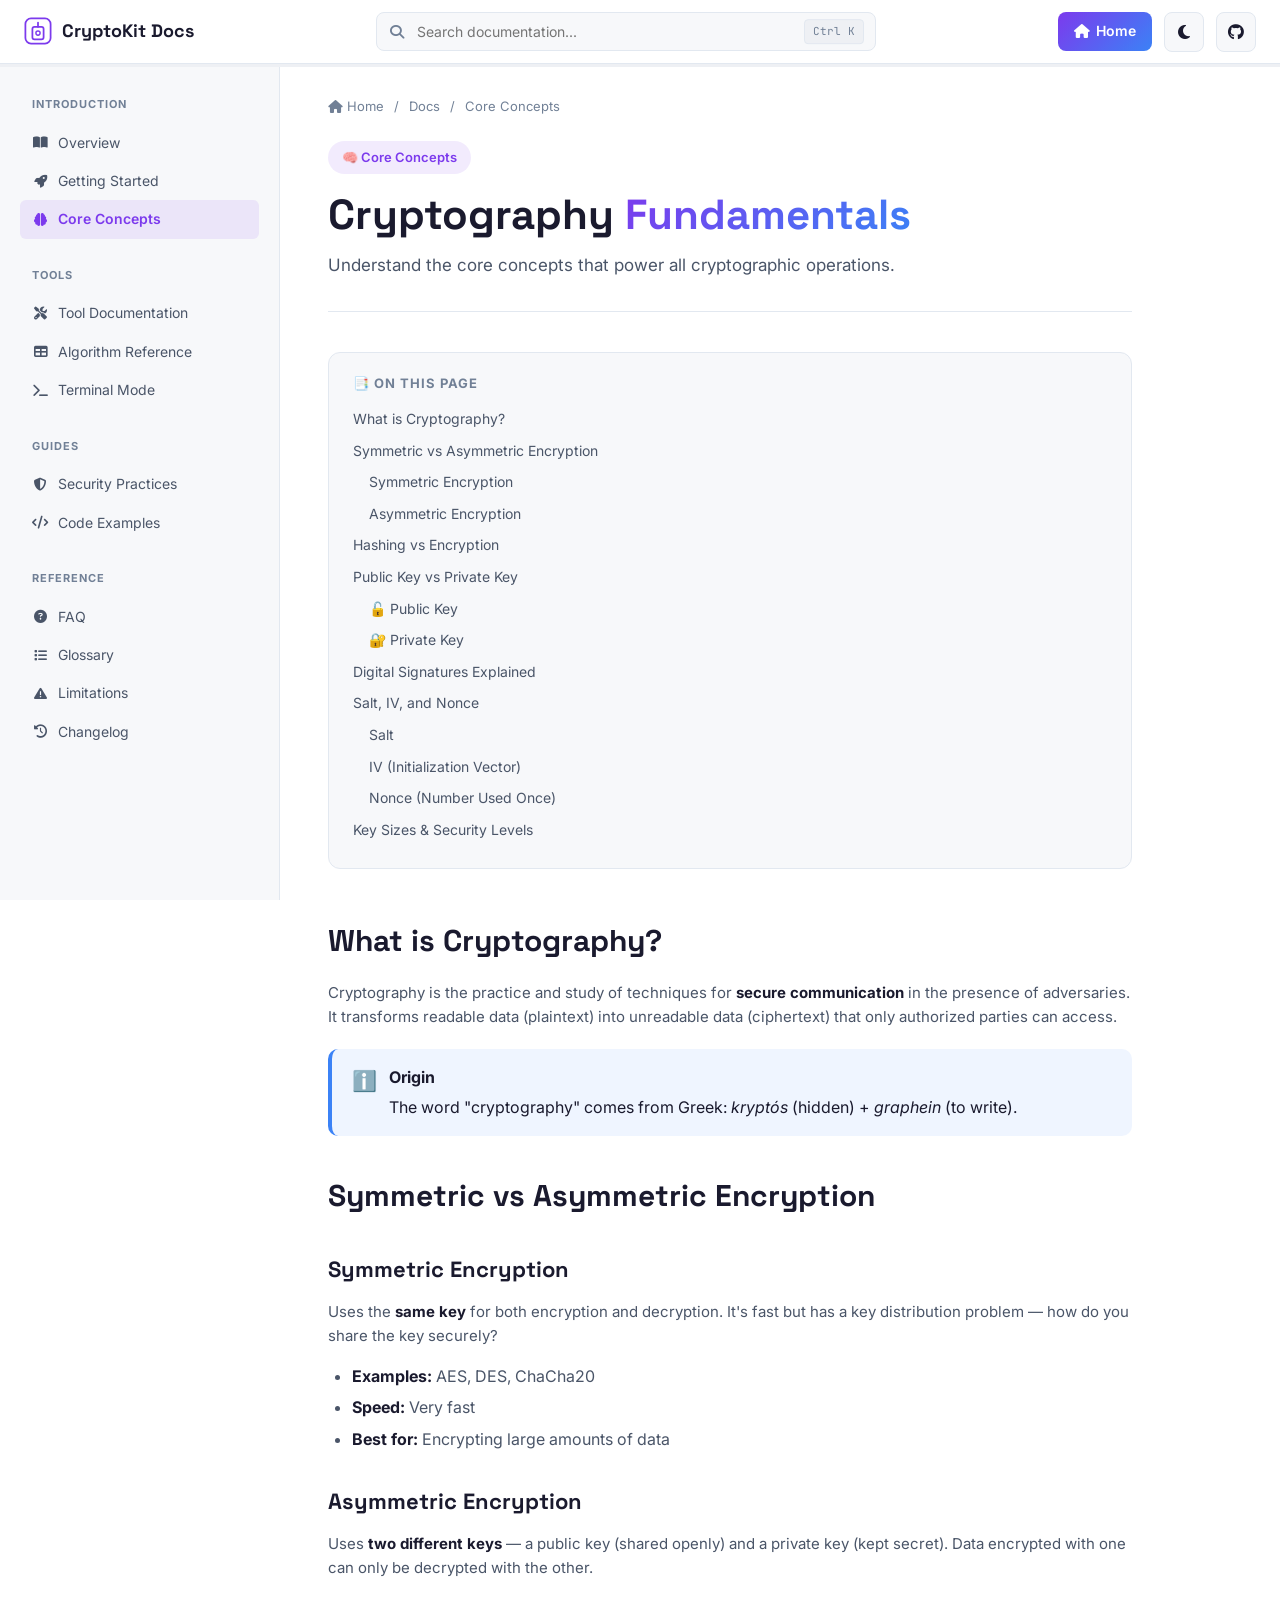
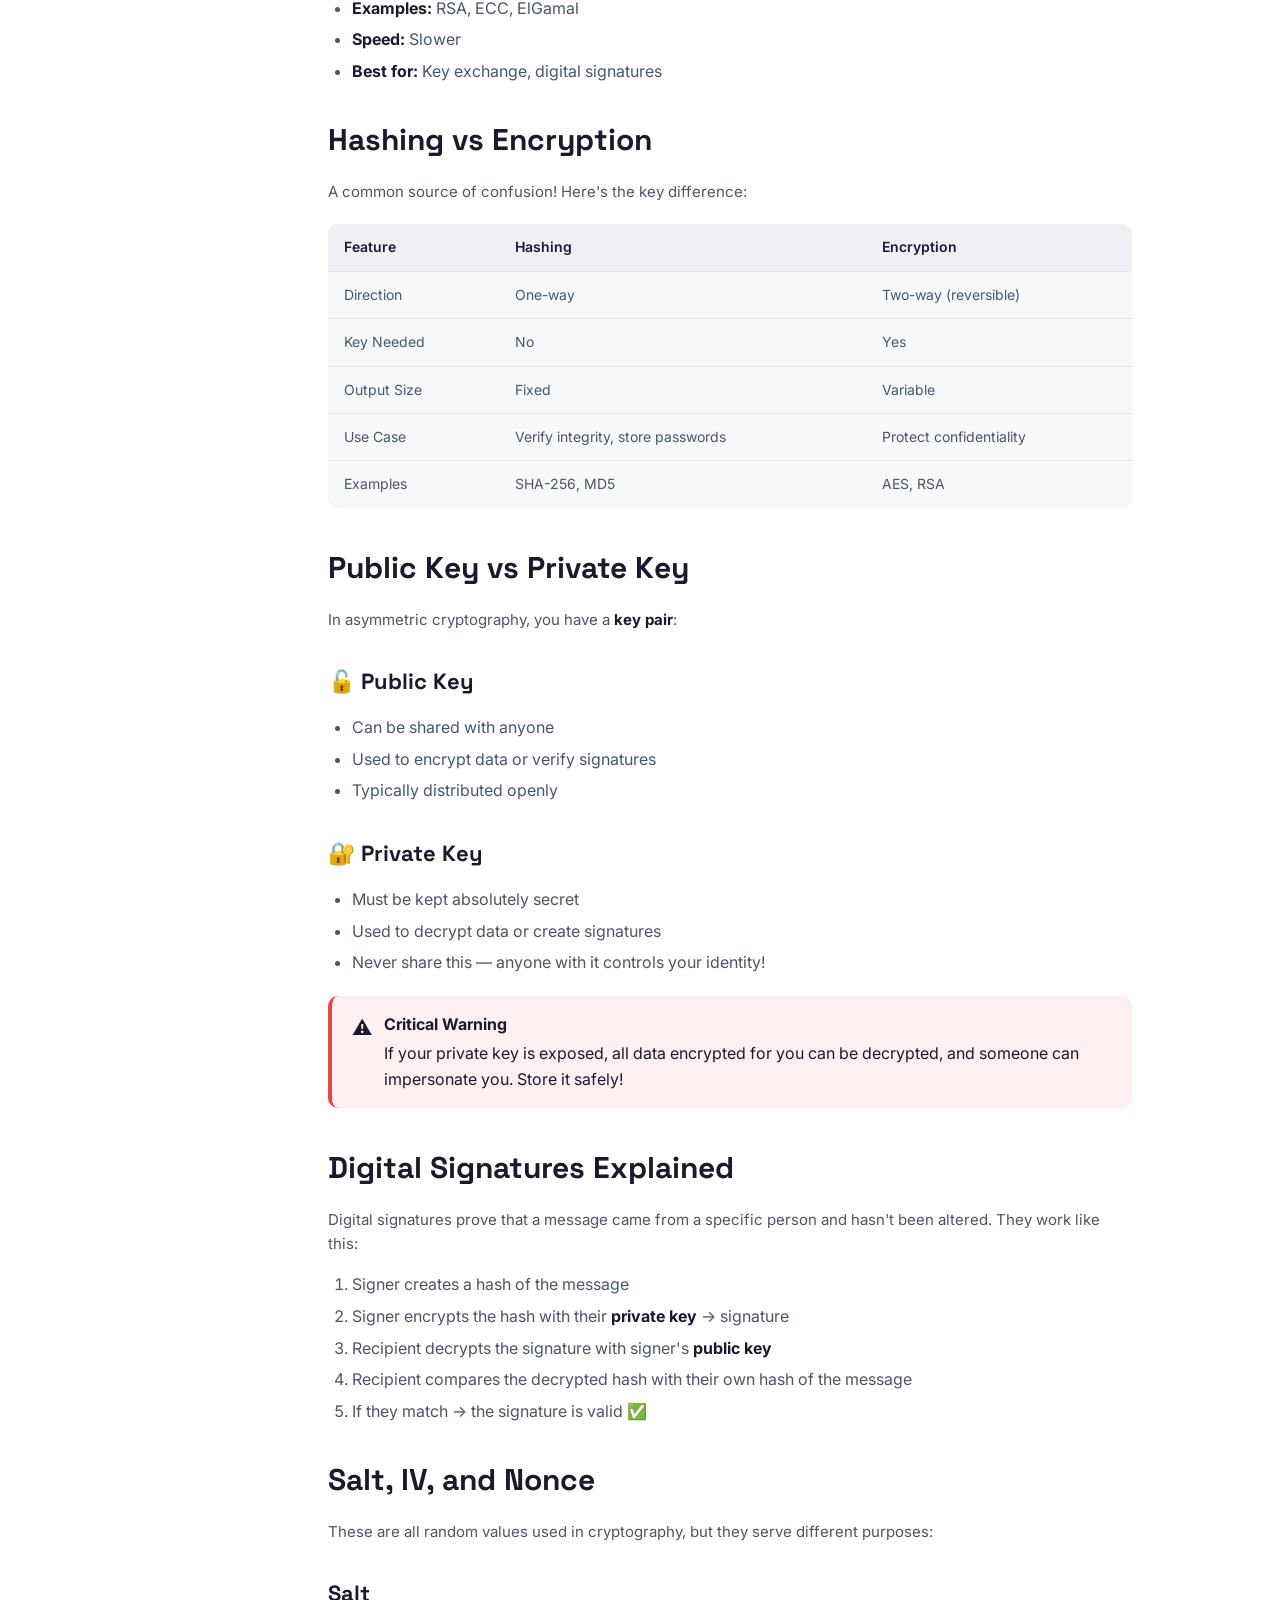
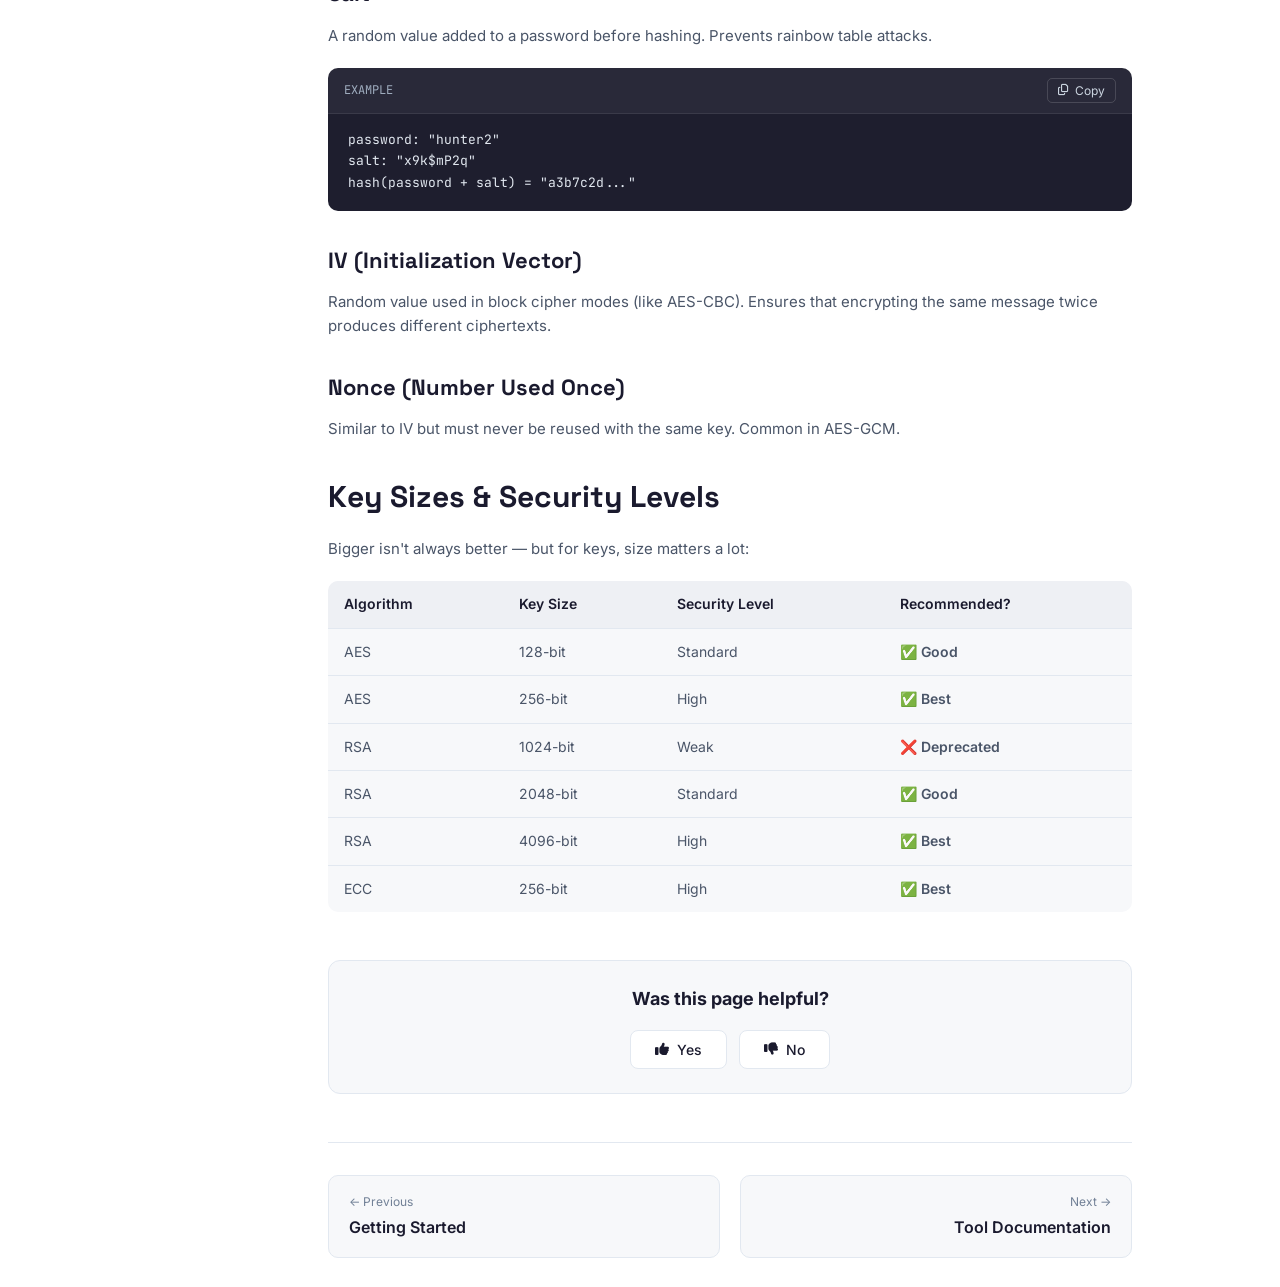
<file: core-concepts.html>
<!DOCTYPE html>
<html lang="en" data-theme="normal">
<head>
    <meta charset="UTF-8">
    <meta name="viewport" content="width=device-width, initial-scale=1.0">
    <title>Core Concepts - CryptoKit Docs</title>
    <link href="https://fonts.googleapis.com/css2?family=Space+Grotesk:wght@300;400;500;600;700&family=JetBrains+Mono:wght@400;500;700&family=Inter:wght@300;400;500;600&display=swap" rel="stylesheet">
    <link rel="stylesheet" href="https://cdnjs.cloudflare.com/ajax/libs/font-awesome/6.5.0/css/all.min.css">
    <link rel="stylesheet" href="docs-style.css">
</head>
<body>

    <nav class="docs-navbar">
        <div class="docs-nav-left">
            <a href="index.html" class="docs-logo">
                <div class="docs-logo-icon">
                    <svg viewBox="0 0 40 40" width="28" height="28" fill="none">
                        <rect x="2" y="2" width="36" height="36" rx="8" stroke="currentColor" stroke-width="2.5"/>
                        <path d="M20 8L20 14" stroke="currentColor" stroke-width="2.5" stroke-linecap="round"/>
                        <rect x="12" y="14" width="16" height="18" rx="3" stroke="currentColor" stroke-width="2.5"/>
                        <circle cx="20" cy="23" r="3" stroke="currentColor" stroke-width="2"/>
                    </svg>
                </div>
                <span>CryptoKit Docs</span>
            </a>
        </div>
        <div class="docs-nav-search">
            <i class="fas fa-search"></i>
            <input type="text" id="docsSearch" placeholder="Search documentation..." autocomplete="off">
            <kbd>Ctrl K</kbd>
            <div class="search-results" id="searchResults"></div>
        </div>
        <div class="docs-nav-right">
            <a href="index.html" class="nav-home-btn"><i class="fas fa-home"></i> Home</a>
            <button class="theme-toggle" id="themeToggle"><i class="fas fa-moon"></i></button>
            <a href="https://github.com" class="github-btn" target="_blank"><i class="fab fa-github"></i></a>
        </div>
    </nav>

    <div class="progress-bar"><div class="progress-fill"></div></div>

    <div class="docs-layout">

        <aside class="docs-sidebar">
            <div class="sidebar-section">
                <h3>Introduction</h3>
                <ul>
                    <li><a href="documentation.html"><i class="fas fa-book-open"></i> Overview</a></li>
                    <li><a href="getting-started.html"><i class="fas fa-rocket"></i> Getting Started</a></li>
                    <li><a href="core-concepts.html"><i class="fas fa-brain"></i> Core Concepts</a></li>
                </ul>
            </div>
            <div class="sidebar-section">
                <h3>Tools</h3>
                <ul>
                    <li><a href="tool-docs.html"><i class="fas fa-tools"></i> Tool Documentation</a></li>
                    <li><a href="algorithm-reference.html"><i class="fas fa-table"></i> Algorithm Reference</a></li>
                    <li><a href="terminal-docs.html"><i class="fas fa-terminal"></i> Terminal Mode</a></li>
                </ul>
            </div>
            <div class="sidebar-section">
                <h3>Guides</h3>
                <ul>
                    <li><a href="security-practices.html"><i class="fas fa-shield-alt"></i> Security Practices</a></li>
                    <li><a href="code-examples.html"><i class="fas fa-code"></i> Code Examples</a></li>
                </ul>
            </div>
            <div class="sidebar-section">
                <h3>Reference</h3>
                <ul>
                    <li><a href="faq.html"><i class="fas fa-question-circle"></i> FAQ</a></li>
                    <li><a href="glossary.html"><i class="fas fa-list"></i> Glossary</a></li>
                    <li><a href="limitations.html"><i class="fas fa-exclamation-triangle"></i> Limitations</a></li>
                    <li><a href="changelog.html"><i class="fas fa-history"></i> Changelog</a></li>
                </ul>
            </div>
        </aside>

        <main class="docs-main">

            <div class="breadcrumb">
                <a href="index.html"><i class="fas fa-home"></i> Home</a>
                <span>/</span>
                <a href="documentation.html">Docs</a>
                <span>/</span>
                <span>Core Concepts</span>
            </div>

            <div class="docs-hero">
                <div class="docs-badge">🧠 Core Concepts</div>
                <h1>Cryptography <span class="gradient-text">Fundamentals</span></h1>
                <p>Understand the core concepts that power all cryptographic operations.</p>
            </div>

            <div class="toc">
                <div class="toc-title">📑 On This Page</div>
                <ul id="tocList"></ul>
            </div>

            <div class="docs-section">
                <h2 id="what-is-crypto">What is Cryptography?</h2>
                <p>Cryptography is the practice and study of techniques for <strong>secure communication</strong> in the presence of adversaries. It transforms readable data (plaintext) into unreadable data (ciphertext) that only authorized parties can access.</p>

                <div class="callout info">
                    <div class="callout-icon">ℹ️</div>
                    <div class="callout-body">
                        <div class="callout-title">Origin</div>
                        The word "cryptography" comes from Greek: <em>kryptós</em> (hidden) + <em>graphein</em> (to write).
                    </div>
                </div>

                <h2 id="symmetric-asymmetric">Symmetric vs Asymmetric Encryption</h2>
                
                <h3 id="symmetric">Symmetric Encryption</h3>
                <p>Uses the <strong>same key</strong> for both encryption and decryption. It's fast but has a key distribution problem — how do you share the key securely?</p>
                <ul>
                    <li><strong>Examples:</strong> AES, DES, ChaCha20</li>
                    <li><strong>Speed:</strong> Very fast</li>
                    <li><strong>Best for:</strong> Encrypting large amounts of data</li>
                </ul>

                <h3 id="asymmetric">Asymmetric Encryption</h3>
                <p>Uses <strong>two different keys</strong> — a public key (shared openly) and a private key (kept secret). Data encrypted with one can only be decrypted with the other.</p>
                <ul>
                    <li><strong>Examples:</strong> RSA, ECC, ElGamal</li>
                    <li><strong>Speed:</strong> Slower</li>
                    <li><strong>Best for:</strong> Key exchange, digital signatures</li>
                </ul>

                <h2 id="hash-vs-encrypt">Hashing vs Encryption</h2>
                <p>A common source of confusion! Here's the key difference:</p>
                <table class="docs-table">
                    <thead>
                        <tr><th>Feature</th><th>Hashing</th><th>Encryption</th></tr>
                    </thead>
                    <tbody>
                        <tr><td>Direction</td><td>One-way</td><td>Two-way (reversible)</td></tr>
                        <tr><td>Key Needed</td><td>No</td><td>Yes</td></tr>
                        <tr><td>Output Size</td><td>Fixed</td><td>Variable</td></tr>
                        <tr><td>Use Case</td><td>Verify integrity, store passwords</td><td>Protect confidentiality</td></tr>
                        <tr><td>Examples</td><td>SHA-256, MD5</td><td>AES, RSA</td></tr>
                    </tbody>
                </table>

                <h2 id="public-private-key">Public Key vs Private Key</h2>
                <p>In asymmetric cryptography, you have a <strong>key pair</strong>:</p>
                
                <h3 id="public-key">🔓 Public Key</h3>
                <ul>
                    <li>Can be shared with anyone</li>
                    <li>Used to encrypt data or verify signatures</li>
                    <li>Typically distributed openly</li>
                </ul>

                <h3 id="private-key">🔐 Private Key</h3>
                <ul>
                    <li>Must be kept absolutely secret</li>
                    <li>Used to decrypt data or create signatures</li>
                    <li>Never share this — anyone with it controls your identity!</li>
                </ul>

                <div class="callout danger">
                    <div class="callout-icon">⚠️</div>
                    <div class="callout-body">
                        <div class="callout-title">Critical Warning</div>
                        If your private key is exposed, all data encrypted for you can be decrypted, and someone can impersonate you. Store it safely!
                    </div>
                </div>

                <h2 id="digital-signatures">Digital Signatures Explained</h2>
                <p>Digital signatures prove that a message came from a specific person and hasn't been altered. They work like this:</p>
                <ol>
                    <li>Signer creates a hash of the message</li>
                    <li>Signer encrypts the hash with their <strong>private key</strong> → signature</li>
                    <li>Recipient decrypts the signature with signer's <strong>public key</strong></li>
                    <li>Recipient compares the decrypted hash with their own hash of the message</li>
                    <li>If they match → the signature is valid ✅</li>
                </ol>

                <h2 id="salt-iv-nonce">Salt, IV, and Nonce</h2>
                <p>These are all random values used in cryptography, but they serve different purposes:</p>

                <h3 id="salt">Salt</h3>
                <p>A random value added to a password before hashing. Prevents rainbow table attacks.</p>
                <div class="code-block">
                    <div class="code-header">
                        <span class="code-lang">Example</span>
                        <button class="copy-btn"><i class="far fa-copy"></i> Copy</button>
                    </div>
                    <pre><code>password: "hunter2"
salt: "x9k$mP2q"
hash(password + salt) = "a3b7c2d..."</code></pre>
                </div>

                <h3 id="iv">IV (Initialization Vector)</h3>
                <p>Random value used in block cipher modes (like AES-CBC). Ensures that encrypting the same message twice produces different ciphertexts.</p>

                <h3 id="nonce">Nonce (Number Used Once)</h3>
                <p>Similar to IV but must never be reused with the same key. Common in AES-GCM.</p>

                <h2 id="key-sizes">Key Sizes & Security Levels</h2>
                <p>Bigger isn't always better — but for keys, size matters a lot:</p>
                <table class="docs-table">
                    <thead>
                        <tr><th>Algorithm</th><th>Key Size</th><th>Security Level</th><th>Recommended?</th></tr>
                    </thead>
                    <tbody>
                        <tr><td>AES</td><td>128-bit</td><td>Standard</td><td class="status-ok">✅ Good</td></tr>
                        <tr><td>AES</td><td>256-bit</td><td>High</td><td class="status-ok">✅ Best</td></tr>
                        <tr><td>RSA</td><td>1024-bit</td><td>Weak</td><td class="status-danger">❌ Deprecated</td></tr>
                        <tr><td>RSA</td><td>2048-bit</td><td>Standard</td><td class="status-ok">✅ Good</td></tr>
                        <tr><td>RSA</td><td>4096-bit</td><td>High</td><td class="status-ok">✅ Best</td></tr>
                        <tr><td>ECC</td><td>256-bit</td><td>High</td><td class="status-ok">✅ Best</td></tr>
                    </tbody>
                </table>
            </div>

            <div class="feedback-box">
                <h3>Was this page helpful?</h3>
                <div class="feedback-buttons">
                    <button class="feedback-btn" onclick="submitFeedback('yes')"><i class="fas fa-thumbs-up"></i> Yes</button>
                    <button class="feedback-btn" onclick="submitFeedback('no')"><i class="fas fa-thumbs-down"></i> No</button>
                </div>
            </div>

            <div class="docs-footer-nav">
                <a href="getting-started.html" class="nav-prev">
                    <span class="nav-label">← Previous</span>
                    <span class="nav-title">Getting Started</span>
                </a>
                <a href="tool-docs.html" class="nav-next">
                    <span class="nav-label">Next →</span>
                    <span class="nav-title">Tool Documentation</span>
                </a>
            </div>

        </main>
    </div>

    <button class="scroll-top" id="scrollTop"><i class="fas fa-chevron-up"></i></button>
    <script src="docs-script.js"></script>
</body>
</html>
</file>
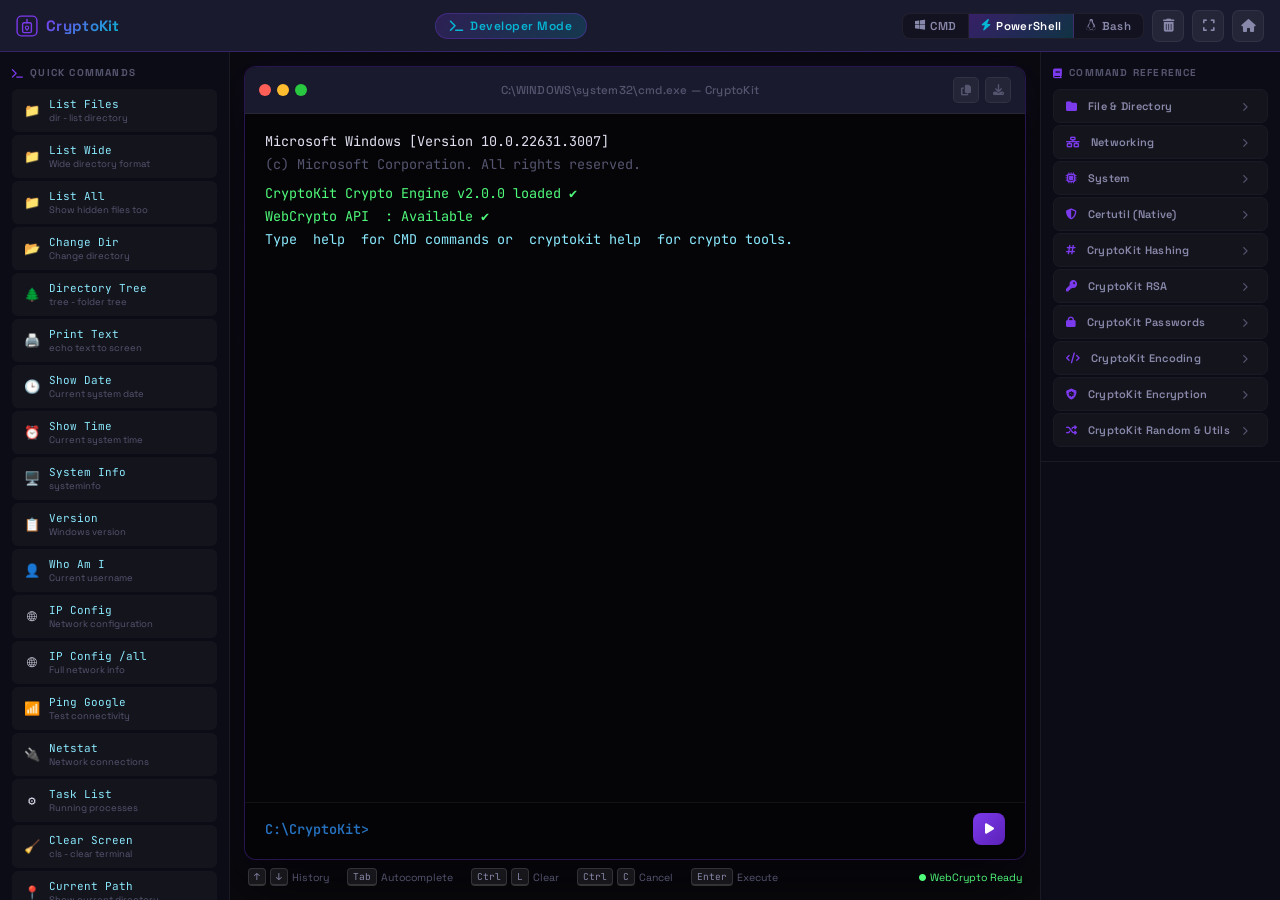
<file: developer.html>
<!DOCTYPE html>
<html lang="en" data-theme="normal">
<head>
    <meta charset="UTF-8">
    <meta name="viewport" content="width=device-width, initial-scale=1.0">
    <title>CryptoKit — Developer Terminal</title>

    <!-- Google Fonts -->
    <link href="https://fonts.googleapis.com/css2?family=JetBrains+Mono:wght@300;400;500;600;700&family=Share+Tech+Mono&family=Fira+Code:wght@300;400;500;600&family=Space+Grotesk:wght@400;500;600;700&display=swap" rel="stylesheet">

    <!-- Font Awesome -->
    <link rel="stylesheet" href="https://cdnjs.cloudflare.com/ajax/libs/font-awesome/6.5.0/css/all.min.css">

    <!-- Dev Terminal CSS -->
    <link rel="stylesheet" href="developer.css">
</head>
<body>

    <!-- ═══════════════════════════════════
         MATRIX RAIN BACKGROUND
    ═══════════════════════════════════ -->
    <canvas id="matrixCanvas"></canvas>


    <!-- ═══════════════════════════════════
         TOP NAV BAR
    ═══════════════════════════════════ -->
    <nav class="dev-nav">
        <a href="index.html" class="dev-nav-logo">
            <svg viewBox="0 0 40 40" width="22" height="22" fill="none">
                <rect x="2" y="2" width="36" height="36" rx="8" stroke="currentColor" stroke-width="2.5"/>
                <path d="M20 8L20 14" stroke="currentColor" stroke-width="2.5" stroke-linecap="round"/>
                <rect x="12" y="14" width="16" height="18" rx="3" stroke="currentColor" stroke-width="2.5"/>
                <circle cx="20" cy="23" r="3" stroke="currentColor" stroke-width="2"/>
                <path d="M20 26L20 28" stroke="currentColor" stroke-width="2" stroke-linecap="round"/>
            </svg>
            <span>CryptoKit</span>
        </a>

        <div class="dev-nav-center">
            <span class="dev-mode-badge">
                <i class="fas fa-terminal"></i> Developer Mode
            </span>
        </div>

        <div class="dev-nav-right">
            <!-- Shell Switcher -->
            <div class="shell-switcher">
                <button class="shell-btn" id="shellCmd" onclick="switchShell('cmd')" title="Windows CMD">
                    <i class="fab fa-windows"></i> CMD
                </button>
                <button class="shell-btn active" id="shellPowershell" onclick="switchShell('powershell')" title="PowerShell">
                    <i class="fas fa-bolt"></i> PowerShell
                </button>
                <button class="shell-btn" id="shellBash" onclick="switchShell('bash')" title="Bash / Zsh">
                    <i class="fab fa-linux"></i> Bash
                </button>
            </div>

            <button class="dev-nav-btn" onclick="clearTerminal()" title="Clear Terminal">
                <i class="fas fa-trash-alt"></i>
            </button>
            <button class="dev-nav-btn" onclick="toggleFullscreen()" title="Fullscreen" id="fsBtn">
                <i class="fas fa-expand"></i>
            </button>
            <a href="index.html" class="dev-nav-btn" title="Back to Home">
                <i class="fas fa-home"></i>
            </a>
        </div>
    </nav>


    <!-- ═══════════════════════════════════
         MAIN TERMINAL LAYOUT
    ═══════════════════════════════════ -->
    <div class="dev-layout">

        <!-- ── LEFT SIDEBAR ─────────────────── -->
        <aside class="dev-sidebar" id="devSidebar">

            <div class="sidebar-section">
                <div class="sidebar-title">
                    <i class="fas fa-terminal"></i> Quick Commands
                </div>
                <div class="cmd-list" id="quickCmdList">
                    <!-- Populated by JS based on shell -->
                </div>
            </div>

            <div class="sidebar-section">
                <div class="sidebar-title">
                    <i class="fas fa-history"></i> History
                </div>
                <div class="history-list" id="historyList">
                    <div class="history-empty">No commands yet</div>
                </div>
            </div>

            <div class="sidebar-section">
                <div class="sidebar-title">
                    <i class="fas fa-info-circle"></i> Engine Info
                </div>
                <div class="engine-info">
                    <div class="engine-item">
                        <span class="engine-label">Engine</span>
                        <span class="engine-val">WebCrypto API</span>
                    </div>
                    <div class="engine-item">
                        <span class="engine-label">Shell</span>
                        <span class="engine-val" id="engineShellLabel">PowerShell</span>
                    </div>
                    <div class="engine-item">
                        <span class="engine-label">Version</span>
                        <span class="engine-val">v1.0.0</span>
                    </div>
                    <div class="engine-item">
                        <span class="engine-label">Status</span>
                        <span class="engine-val status-online">● Online</span>
                    </div>
                </div>
            </div>

        </aside>

        <!-- ── TERMINAL AREA ─────────────────── -->
        <main class="dev-terminal-wrapper">

            <!-- Terminal Window -->
            <div class="terminal-window" id="terminalWindow">

                <!-- Window Chrome -->
                <div class="terminal-chrome">
                    <div class="chrome-dots">
                        <span class="chrome-dot red"></span>
                        <span class="chrome-dot yellow"></span>
                        <span class="chrome-dot green"></span>
                    </div>
                    <span class="chrome-title" id="chromeTitle">
                        Windows PowerShell — CryptoKit Developer Terminal
                    </span>
                    <div class="chrome-actions">
                        <button class="chrome-action-btn" onclick="copyLastOutput()" title="Copy last output">
                            <i class="fas fa-copy"></i>
                        </button>
                        <button class="chrome-action-btn" onclick="downloadSession()" title="Download session">
                            <i class="fas fa-download"></i>
                        </button>
                    </div>
                </div>

                <!-- Terminal Output -->
                <div class="terminal-output" id="terminalOutput">
                    <!-- Boot message injected by JS -->
                </div>

                <!-- Terminal Input Row -->
                <div class="terminal-input-row" id="terminalInputRow">
                    <span class="terminal-prompt" id="terminalPrompt">PS C:\CryptoKit&gt;</span>
                    <input
                        type="text"
                        class="terminal-input"
                        id="terminalInput"
                        placeholder=""
                        autocomplete="off"
                        autocorrect="off"
                        autocapitalize="off"
                        spellcheck="false"
                    >
                    <button class="terminal-run-btn" onclick="runCommand()">
                        <i class="fas fa-play"></i>
                    </button>
                </div>

            </div>

            <!-- Bottom Shortcuts Bar -->
            <div class="shortcuts-bar">
                <span class="shortcut"><kbd>↑</kbd><kbd>↓</kbd> History</span>
                <span class="shortcut"><kbd>Tab</kbd> Autocomplete</span>
                <span class="shortcut"><kbd>Ctrl</kbd><kbd>L</kbd> Clear</span>
                <span class="shortcut"><kbd>Ctrl</kbd><kbd>C</kbd> Cancel</span>
                <span class="shortcut"><kbd>Enter</kbd> Execute</span>
                <span class="shortcut shortcut-right">
                    <i class="fas fa-circle status-dot-green"></i> WebCrypto Ready
                </span>
            </div>

        </main>

        <!-- ── RIGHT PANEL ─────────────────── -->
        <aside class="dev-right-panel" id="devRightPanel">

            <div class="sidebar-section">
                <div class="sidebar-title">
                    <i class="fas fa-book"></i> Command Reference
                </div>
                <div class="ref-accordion" id="refAccordion">
                    <!-- Populated by JS -->
                </div>
            </div>

        </aside>

    </div>


    <!-- ═══════════════════════════════════
         AUTOCOMPLETE DROPDOWN
    ═══════════════════════════════════ -->
    <div class="autocomplete-box" id="autocompleteBox"></div>


    <!-- ═══════════════════════════════════
         TOAST NOTIFICATION
    ═══════════════════════════════════ -->
    <div class="toast" id="toast"></div>


    <!-- Developer Terminal JS -->
    <script src="developer.js"></script>

</body>
</html>
</file>
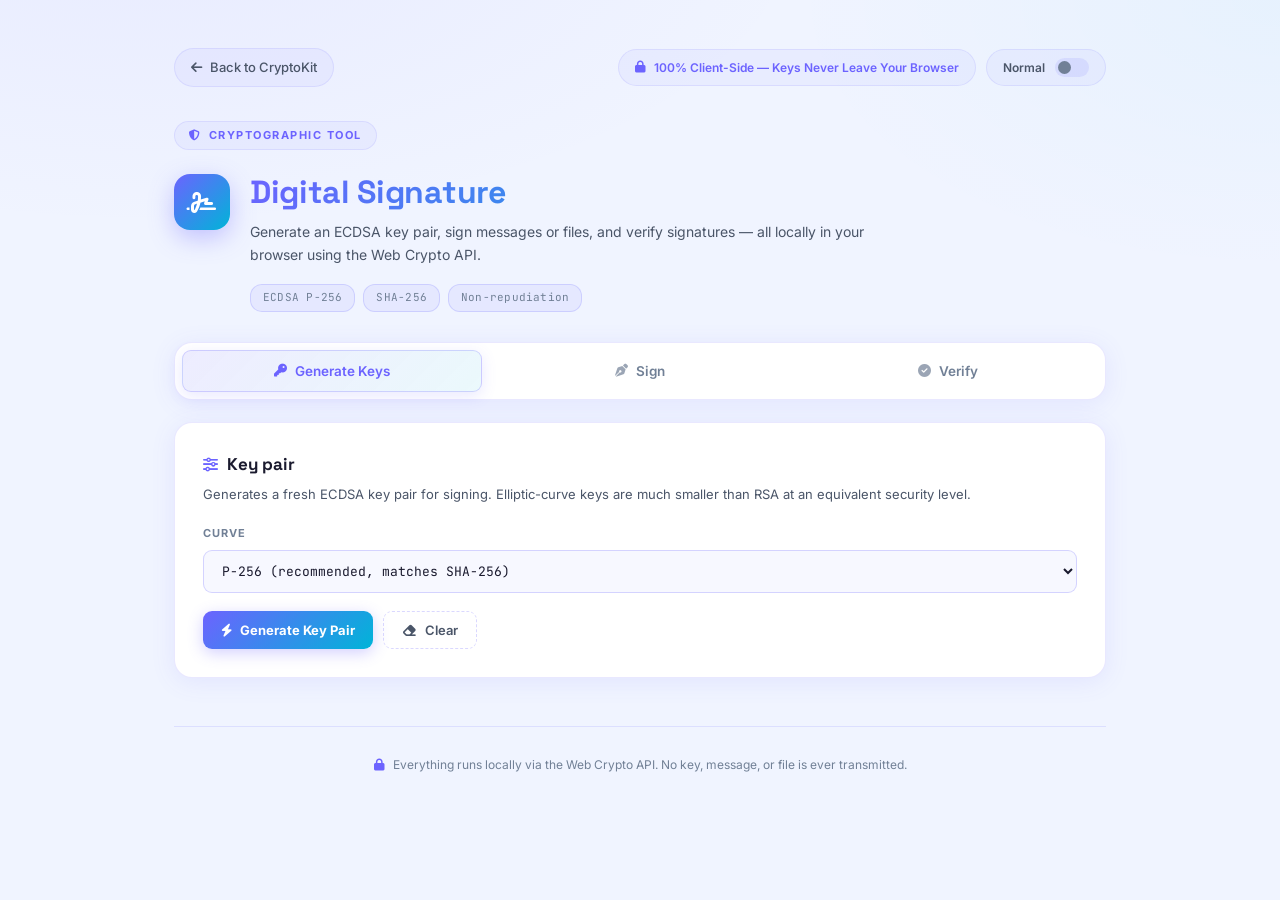
<file: digital-signature.html>
<!DOCTYPE html>
<html lang="en" data-theme="normal">
<head>
<meta charset="UTF-8">
<meta name="viewport" content="width=device-width, initial-scale=1.0">
<title>Digital Signature — CryptoKit</title>
<link rel="preconnect" href="https://fonts.googleapis.com">
<link href="https://fonts.googleapis.com/css2?family=Space+Grotesk:wght@500;600;700&family=Inter:wght@400;500;600&family=JetBrains+Mono:wght@400;500;600&family=Share+Tech+Mono&display=swap" rel="stylesheet">
<link rel="stylesheet" href="https://cdnjs.cloudflare.com/ajax/libs/font-awesome/6.5.1/css/all.min.css">
<style>

/* ═══════════════════════════════════════════
   THEME VARIABLES — NORMAL MODE
═══════════════════════════════════════════ */
[data-theme="normal"] {
    --bg-0:             #F0F4FF;
    --surface:          #FFFFFF;
    --surface-soft:     #F7F8FF;
    --surface-hover:    #F0F2FF;
    --border:           rgba(108, 99, 255, 0.15);
    --border-strong:    rgba(108, 99, 255, 0.25);
    --ink:              #1A1A2E;
    --ink-soft:         #4A5568;
    --ink-faint:        #718096;
    --accent-1:         #6C63FF;
    --accent-2:         #00B4D8;
    --accent-soft:      rgba(108, 99, 255, 0.08);
    --primary-rgb:      108, 99, 255;
    --secondary-rgb:    0, 180, 216;
    --glass:            rgba(108, 99, 255, 0.05);
    --glass-border:     rgba(108, 99, 255, 0.12);
    --good:             #06D6A0;
    --good-bg:          rgba(6, 214, 160, 0.1);
    --warn:             #F6A623;
    --warn-bg:          rgba(246, 166, 35, 0.1);
    --bad:              #FF4D6A;
    --bad-bg:           rgba(255, 77, 106, 0.1);
    --radius-lg:        18px;
    --radius-md:        12px;
    --radius-sm:        9px;
    --radius-xs:        7px;
    --font-display:     'Space Grotesk', sans-serif;
    --font-body:        'Inter', sans-serif;
    --font-mono:        'JetBrains Mono', monospace;
    --shadow-main:      0 4px 24px rgba(108, 99, 255, 0.1);
    --shadow-hover:     0 12px 40px rgba(108, 99, 255, 0.18);
    --shadow-btn:       0 4px 15px rgba(108, 99, 255, 0.3);
    --shadow-icon:      0 8px 24px rgba(108, 99, 255, 0.35);
    --gradient-primary: linear-gradient(135deg, #6C63FF, #00B4D8);
    --gradient-text:    linear-gradient(135deg, #6C63FF, #00B4D8);
    --tab-active-bg:    linear-gradient(135deg, rgba(108,99,255,0.12), rgba(0,180,216,0.08));
    --tab-active-shadow:0 4px 15px rgba(108, 99, 255, 0.15);
    --scrollbar:        #6C63FF;
    --tag-bg:           rgba(108, 99, 255, 0.08);
    --tag-border:       rgba(108, 99, 255, 0.2);
    --dz-border:        rgba(108, 99, 255, 0.25);
    --dz-hover-border:  #6C63FF;
    --dz-hover-bg:      rgba(108, 99, 255, 0.06);
}

/* ═══════════════════════════════════════════
   THEME VARIABLES — HACKER MODE
═══════════════════════════════════════════ */
[data-theme="hacker"] {
    --bg-0:             #000000;
    --surface:          #050505;
    --surface-soft:     #0A0A0A;
    --surface-hover:    #0D1A0D;
    --border:           rgba(0, 255, 65, 0.15);
    --border-strong:    rgba(0, 255, 65, 0.3);
    --ink:              #00FF41;
    --ink-soft:         #00CC33;
    --ink-faint:        #006611;
    --accent-1:         #00FF41;
    --accent-2:         #39FF14;
    --accent-soft:      rgba(0, 255, 65, 0.08);
    --primary-rgb:      0, 255, 65;
    --secondary-rgb:    57, 255, 20;
    --glass:            rgba(0, 255, 65, 0.03);
    --glass-border:     rgba(0, 255, 65, 0.15);
    --good:             #00FF41;
    --good-bg:          rgba(0, 255, 65, 0.08);
    --warn:             #FFD700;
    --warn-bg:          rgba(255, 215, 0, 0.1);
    --bad:              #FF0040;
    --bad-bg:           rgba(255, 0, 64, 0.12);
    --radius-lg:        18px;
    --radius-md:        12px;
    --radius-sm:        9px;
    --radius-xs:        7px;
    --font-display:     'Share Tech Mono', monospace;
    --font-body:        'Share Tech Mono', monospace;
    --font-mono:        'Share Tech Mono', monospace;
    --shadow-main:      0 0 20px rgba(0, 255, 65, 0.05);
    --shadow-hover:     0 0 30px rgba(0, 255, 65, 0.1);
    --shadow-btn:       0 0 15px rgba(0, 255, 65, 0.2);
    --shadow-icon:      0 0 20px rgba(0, 255, 65, 0.4);
    --gradient-primary: linear-gradient(135deg, #00FF41, #39FF14);
    --gradient-text:    linear-gradient(135deg, #00FF41, #00FFFF);
    --tab-active-bg:    rgba(0, 255, 65, 0.07);
    --tab-active-shadow:0 0 20px rgba(0, 255, 65, 0.2);
    --scrollbar:        #00FF41;
    --tag-bg:           rgba(0, 255, 65, 0.05);
    --tag-border:       rgba(0, 255, 65, 0.15);
    --dz-border:        rgba(0, 255, 65, 0.25);
    --dz-hover-border:  #00FF41;
    --dz-hover-bg:      rgba(0, 255, 65, 0.05);
}

/* ═══════════════════════════════════════════
   RESET & BASE
═══════════════════════════════════════════ */
*, *::before, *::after { box-sizing: border-box; margin: 0; padding: 0; }
html { scroll-behavior: smooth; }

body {
    font-family: var(--font-body);
    background: var(--bg-0);
    color: var(--ink);
    min-height: 100vh;
    line-height: 1.6;
    -webkit-font-smoothing: antialiased;
    overflow-x: hidden;
    transition: background-color 0.5s, color 0.5s;
}

[data-theme="normal"] body {
    background-image:
        radial-gradient(ellipse 1100px 500px at 12% -8%, rgba(108,99,255,0.06), transparent 60%),
        radial-gradient(ellipse 900px 500px at 100% 0%, rgba(0,180,216,0.04), transparent 55%);
}

[data-theme="hacker"] body {
    background-image:
        radial-gradient(ellipse 900px 500px at 15% -5%, rgba(0,255,65,0.04), transparent 60%),
        radial-gradient(ellipse 700px 500px at 100% 10%, rgba(57,255,20,0.03), transparent 60%);
}

/* Hacker — Animated Grid */
[data-theme="hacker"] body::before {
    content: '';
    position: fixed;
    inset: 0;
    background-image:
        linear-gradient(rgba(0,255,65,0.04) 1px, transparent 1px),
        linear-gradient(90deg, rgba(0,255,65,0.04) 1px, transparent 1px);
    background-size: 40px 40px;
    z-index: 0;
    pointer-events: none;
    animation: gridMove 20s linear infinite;
}
@keyframes gridMove {
    0%   { background-position: 0 0; }
    100% { background-position: 40px 40px; }
}

/* Hacker — CRT Scanlines */
[data-theme="hacker"] body::after {
    content: '';
    position: fixed;
    inset: 0;
    background: repeating-linear-gradient(0deg, transparent, transparent 2px, rgba(0,255,65,0.008) 2px, rgba(0,255,65,0.008) 4px);
    pointer-events: none;
    z-index: 9999;
}

::selection {
    background: rgba(var(--primary-rgb), 0.2);
    color: var(--accent-1);
}

a { text-decoration: none; color: inherit; }

/* ═══════════════════════════════════════════
   SCROLLBAR
═══════════════════════════════════════════ */
::-webkit-scrollbar { width: 6px; height: 6px; }
::-webkit-scrollbar-track { background: var(--bg-0); }
::-webkit-scrollbar-thumb { background: var(--scrollbar); border-radius: 3px; }

/* ═══════════════════════════════════════════
   LAYOUT
═══════════════════════════════════════════ */
.wrap {
    max-width: 980px;
    margin: 0 auto;
    padding: 48px 24px 80px;
    position: relative;
    z-index: 2;
}

/* ═══════════════════════════════════════════
   TOPBAR
═══════════════════════════════════════════ */
.topbar {
    display: flex;
    align-items: center;
    justify-content: space-between;
    margin-bottom: 34px;
    flex-wrap: wrap;
    gap: 12px;
}
.topbar-right {
    display: flex;
    gap: 10px;
    flex-wrap: wrap;
    align-items: center;
}

/* ═══════════════════════════════════════════
   PILL (shared base)
═══════════════════════════════════════════ */
.pill {
    display: inline-flex;
    align-items: center;
    gap: 8px;
    background: var(--glass);
    border: 1px solid var(--glass-border);
    padding: 8px 16px;
    border-radius: 999px;
    font-size: 13px;
    font-weight: 500;
    color: var(--ink-soft);
    transition: all 0.3s ease;
    font-family: var(--font-body);
}

[data-theme="hacker"] .pill {
    text-transform: uppercase;
    font-size: 11px;
    letter-spacing: 0.05em;
    background: rgba(0,255,65,0.03);
    box-shadow: 0 0 10px rgba(0,255,65,0.03);
}

/* Back Pill */
a.back-pill {
    color: var(--ink-soft);
    cursor: pointer;
    outline: none;
}
a.back-pill:hover {
    color: var(--accent-1);
    border-color: var(--accent-1);
    box-shadow: 0 0 12px rgba(var(--primary-rgb), 0.15);
    transform: translateX(-2px);
}
a.back-pill:active { transform: scale(0.97) translateX(-2px); }
a.back-pill:focus-visible {
    box-shadow: 0 0 0 3px rgba(var(--primary-rgb), 0.2);
    border-color: var(--accent-1);
}
a.back-pill i { transition: transform 0.2s ease; }
a.back-pill:hover i { transform: translateX(-3px); }

[data-theme="hacker"] a.back-pill:hover {
    box-shadow: 0 0 16px rgba(0,255,65,0.2);
    text-shadow: 0 0 8px rgba(0,255,65,0.4);
}

/* Lock Pill */
.lock-pill { color: var(--accent-1); font-weight: 600; font-size: 12px; }
.lock-pill i { color: var(--accent-1); }
[data-theme="hacker"] .lock-pill {
    text-shadow: 0 0 6px rgba(0,255,65,0.3);
    letter-spacing: 1px;
    font-size: 11px;
}

/* ═══════════════════════════════════════════
   THEME TOGGLE
═══════════════════════════════════════════ */
.toggle-pill { gap: 10px; cursor: pointer; user-select: none; }

.toggle-label {
    font-size: 12px;
    font-weight: 600;
    color: var(--ink-soft);
    white-space: nowrap;
    transition: all 0.3s;
}
[data-theme="hacker"] .toggle-label {
    color: var(--accent-1);
    letter-spacing: 1px;
    text-shadow: 0 0 6px rgba(0,255,65,0.3);
}

.switch {
    width: 34px; height: 19px;
    border-radius: 999px;
    background: var(--glass-border);
    position: relative;
    flex-shrink: 0;
    transition: all 0.3s ease;
}
.switch::after {
    content: '';
    position: absolute;
    top: 3px; left: 3px;
    width: 13px; height: 13px;
    border-radius: 50%;
    background: var(--ink-faint);
    transition: all 0.3s cubic-bezier(0.4, 0, 0.2, 1);
}
[data-theme="hacker"] .switch { background: rgba(0,255,65,0.2); }
[data-theme="hacker"] .switch::after {
    left: 18px;
    background: var(--accent-1);
    box-shadow: 0 0 8px var(--accent-1);
}

/* ═══════════════════════════════════════════
   KICKER BADGE
═══════════════════════════════════════════ */
.kicker {
    display: inline-flex;
    align-items: center;
    gap: 7px;
    background: var(--glass);
    border: 1px solid var(--glass-border);
    padding: 5px 14px;
    border-radius: 999px;
    font-size: 11px;
    letter-spacing: 1.5px;
    color: var(--accent-1);
    font-weight: 700;
    margin-bottom: 24px;
    text-transform: uppercase;
    font-family: var(--font-body);
    transition: all 0.3s;
}
[data-theme="hacker"] .kicker {
    box-shadow: 0 0 12px rgba(0,255,65,0.08);
    text-shadow: 0 0 8px rgba(0,255,65,0.4);
    border-color: rgba(0,255,65,0.3);
}

/* ═══════════════════════════════════════════
   HERO HEADER
═══════════════════════════════════════════ */
.hero {
    display: flex;
    gap: 20px;
    align-items: flex-start;
    margin-bottom: 16px;
}
.hero-icon {
    width: 56px; height: 56px;
    border-radius: 16px;
    flex-shrink: 0;
    display: flex;
    align-items: center;
    justify-content: center;
    font-size: 24px;
    transition: all 0.3s ease;
}
[data-theme="normal"] .hero-icon {
    background: var(--gradient-primary);
    color: #fff;
    box-shadow: var(--shadow-icon);
}
[data-theme="hacker"] .hero-icon {
    background: transparent;
    border: 2px solid var(--accent-1);
    color: var(--accent-1);
    box-shadow: 0 0 20px rgba(0,255,65,0.25);
    animation: iconPulse 2s ease-in-out infinite;
}
@keyframes iconPulse {
    0%, 100% { box-shadow: 0 0 20px rgba(0,255,65,0.25); }
    50%      { box-shadow: 0 0 35px rgba(0,255,65,0.5); }
}

.hero h1 {
    font-family: var(--font-display);
    font-weight: 700;
    font-size: clamp(24px, 4vw, 32px);
    line-height: 1.15;
    margin: 0 0 10px 0;
    letter-spacing: -0.01em;
    transition: all 0.3s ease;
}
[data-theme="normal"] .hero h1 {
    background: var(--gradient-text);
    -webkit-background-clip: text;
    background-clip: text;
    -webkit-text-fill-color: transparent;
}
[data-theme="hacker"] .hero h1 {
    color: var(--accent-1);
    -webkit-text-fill-color: var(--accent-1);
    text-shadow: 0 0 15px rgba(0,255,65,0.4);
    letter-spacing: 2px;
    animation: titleGlitch 4s infinite;
}
@keyframes titleGlitch {
    0%, 85%, 100% { transform: translate(0); }
    86% { transform: translate(-2px, 1px); }
    87% { transform: translate(2px, -1px); }
    88% { transform: translate(-1px, 0); }
    89% { transform: translate(0); }
}

.hero p {
    margin: 0;
    color: var(--ink-soft);
    font-size: 14px;
    line-height: 1.6;
    max-width: 620px;
}
[data-theme="hacker"] .hero p { color: #B8FFB8; }

/* ═══════════════════════════════════════════
   TAG ROW
═══════════════════════════════════════════ */
.tag-row {
    display: flex;
    gap: 8px;
    flex-wrap: wrap;
    margin: 18px 0 30px 76px;
}
.tag {
    font-family: var(--font-mono);
    font-size: 11px;
    color: var(--ink-faint);
    background: var(--tag-bg);
    border: 1px solid var(--tag-border);
    padding: 4px 12px;
    border-radius: 12px;
    letter-spacing: 0.02em;
    transition: all 0.3s;
}
[data-theme="hacker"] .tag { color: rgba(0,255,65,0.4); }

/* ═══════════════════════════════════════════
   TABS
═══════════════════════════════════════════ */
.tabs {
    display: flex;
    gap: 8px;
    margin-bottom: 22px;
    background: var(--surface);
    padding: 7px;
    border-radius: var(--radius-lg);
    border: 1px solid var(--border);
    box-shadow: var(--shadow-main);
    transition: all 0.3s;
}
[data-theme="hacker"] .tabs {
    background: rgba(5,5,5,0.9);
    border-color: rgba(0,255,65,0.15);
    box-shadow: 0 0 20px rgba(0,255,65,0.03);
}

.tab {
    flex: 1;
    display: flex;
    align-items: center;
    justify-content: center;
    gap: 8px;
    padding: 12px 14px;
    border-radius: var(--radius-sm);
    cursor: pointer;
    font-size: 13.5px;
    font-weight: 600;
    color: var(--ink-faint);
    border: 1px solid transparent;
    background: transparent;
    font-family: var(--font-body);
    transition: all 0.25s ease;
    user-select: none;
}
.tab i { font-size: 13px; opacity: 0.7; }

[data-theme="normal"] .tab.active {
    background: var(--tab-active-bg);
    color: var(--accent-1);
    border-color: rgba(108,99,255,0.25);
    box-shadow: var(--tab-active-shadow);
}
[data-theme="normal"] .tab.active i { opacity: 1; }

[data-theme="hacker"] .tab.active {
    background: var(--tab-active-bg);
    color: var(--accent-1);
    border-color: rgba(0,255,65,0.3);
    box-shadow: var(--tab-active-shadow);
    text-shadow: 0 0 8px rgba(0,255,65,0.4);
    letter-spacing: 1px;
}
[data-theme="hacker"] .tab.active i { opacity: 1; }

.tab:not(.active):hover { color: var(--ink-soft); background: var(--glass); }
[data-theme="hacker"] .tab:not(.active):hover {
    background: rgba(0,255,65,0.03);
    color: rgba(0,255,65,0.6);
}

.tab-panel { animation: fadeSlideIn 0.3s ease; }
@keyframes fadeSlideIn {
    from { opacity: 0; transform: translateY(8px); }
    to   { opacity: 1; transform: translateY(0); }
}

/* ═══════════════════════════════════════════
   PANELS / CARDS
═══════════════════════════════════════════ */
.panel {
    background: var(--surface);
    border: 1px solid var(--border);
    border-radius: var(--radius-lg);
    padding: 28px;
    box-shadow: var(--shadow-main);
    transition: all 0.3s;
    position: relative;
    overflow: hidden;
}
.panel + .panel { margin-top: 20px; }

.panel::before {
    content: '';
    position: absolute;
    top: 0; left: 0; right: 0;
    height: 2px;
    opacity: 0;
    transition: opacity 0.4s;
}
[data-theme="normal"] .panel::before { background: linear-gradient(90deg, #6C63FF, #00B4D8); }
[data-theme="hacker"] .panel::before { background: linear-gradient(90deg, #00FF41, #00FFFF); box-shadow: 0 0 10px #00FF41; }
.panel:hover::before { opacity: 1; }

[data-theme="hacker"] .panel {
    background: #050505;
    border-color: rgba(0,255,65,0.12);
    box-shadow: 0 0 20px rgba(0,255,65,0.02);
}
[data-theme="hacker"] .panel:hover {
    border-color: rgba(0,255,65,0.25);
    box-shadow: 0 0 30px rgba(0,255,65,0.06);
}

.panel-head { display: flex; align-items: center; gap: 9px; margin-bottom: 6px; }
.panel-head i { color: var(--accent-1); font-size: 15px; flex-shrink: 0; }
.panel-head h2 {
    font-family: var(--font-display);
    font-size: 17px;
    margin: 0;
    font-weight: 700;
    color: var(--ink);
    transition: all 0.3s;
}
[data-theme="hacker"] .panel-head h2 {
    text-shadow: 0 0 10px rgba(0,255,65,0.2);
    letter-spacing: 1px;
}

.panel-sub {
    color: var(--ink-soft);
    font-size: 13px;
    margin: 0 0 20px 0;
    line-height: 1.6;
}
[data-theme="hacker"] .panel-sub { color: rgba(0,255,65,0.5); }

/* ═══════════════════════════════════════════
   FORM FIELDS & INPUTS
═══════════════════════════════════════════ */
.field { margin-bottom: 18px; }
.field label {
    display: flex;
    justify-content: space-between;
    font-size: 11px;
    font-weight: 700;
    text-transform: uppercase;
    letter-spacing: 0.08em;
    color: var(--ink-faint);
    margin-bottom: 8px;
    font-family: var(--font-body);
}
[data-theme="hacker"] .field label { color: rgba(0,255,65,0.6); letter-spacing: 2px; }

.hint { font-size: 12px; color: var(--ink-faint); margin-top: 6px; line-height: 1.5; }

input[type="text"], input[type="password"], textarea, select {
    width: 100%;
    padding: 11px 14px;
    border-radius: var(--radius-sm);
    border: 1px solid var(--border-strong);
    background: var(--surface-soft);
    font-size: 13px;
    font-family: var(--font-mono);
    color: var(--ink);
    outline: none;
    transition: all 0.25s ease;
}
select option { background: var(--surface); color: var(--ink); }

[data-theme="hacker"] input[type="text"],
[data-theme="hacker"] input[type="password"],
[data-theme="hacker"] textarea,
[data-theme="hacker"] select {
    background: #000;
    border-color: rgba(0,255,65,0.2);
    caret-color: var(--accent-1);
}
[data-theme="hacker"] input::placeholder,
[data-theme="hacker"] textarea::placeholder { color: rgba(0,255,65,0.25); }

input:focus, textarea:focus, select:focus {
    border-color: var(--accent-1);
    background: var(--surface);
    box-shadow: 0 0 0 3px rgba(var(--primary-rgb), 0.12);
}
[data-theme="hacker"] input:focus,
[data-theme="hacker"] textarea:focus,
[data-theme="hacker"] select:focus {
    box-shadow: 0 0 0 3px rgba(0,255,65,0.08), 0 0 15px rgba(0,255,65,0.06);
}

textarea { font-family: var(--font-mono); font-size: 12.5px; min-height: 120px; resize: vertical; line-height: 1.55; }

.field-row { display: grid; grid-template-columns: 1fr 1fr; gap: 18px; }

/* ═══════════════════════════════════════════
   MODE TOGGLE (text / file)
═══════════════════════════════════════════ */
.mode-toggle { display: flex; gap: 8px; margin-bottom: 20px; }
.mode-btn {
    flex: 1;
    padding: 11px 14px;
    border-radius: var(--radius-sm);
    border: 1px solid var(--border);
    background: var(--surface-soft);
    font-size: 13px;
    font-weight: 600;
    color: var(--ink-faint);
    cursor: pointer;
    font-family: var(--font-body);
    transition: all 0.25s ease;
    text-align: center;
}
.mode-btn:hover { color: var(--ink-soft); background: var(--glass); border-color: var(--border-strong); }

[data-theme="normal"] .mode-btn.active {
    background: var(--tab-active-bg);
    border-color: rgba(108,99,255,0.25);
    color: var(--accent-1);
    box-shadow: var(--tab-active-shadow);
}
[data-theme="hacker"] .mode-btn { letter-spacing: 1px; text-transform: uppercase; font-size: 11px; }
[data-theme="hacker"] .mode-btn.active {
    background: rgba(0,255,65,0.07);
    border-color: rgba(0,255,65,0.3);
    color: var(--accent-1);
    box-shadow: var(--tab-active-shadow);
    text-shadow: 0 0 8px rgba(0,255,65,0.4);
}
[data-theme="hacker"] .mode-btn:not(.active):hover {
    background: rgba(0,255,65,0.03);
    color: rgba(0,255,65,0.6);
}

/* ═══════════════════════════════════════════
   BUTTONS
═══════════════════════════════════════════ */
.btn-row { display: flex; gap: 10px; flex-wrap: wrap; margin-top: 6px; }
.btn-row.left { justify-content: flex-start; }

.btn {
    display: inline-flex;
    align-items: center;
    gap: 8px;
    padding: 10px 18px;
    border-radius: var(--radius-sm);
    font-size: 13px;
    font-weight: 600;
    font-family: var(--font-body);
    cursor: pointer;
    border: 1px solid var(--border-strong);
    background: var(--surface-soft);
    color: var(--ink);
    transition: all 0.25s ease;
}
.btn:hover {
    border-color: var(--accent-1);
    color: var(--accent-1);
    box-shadow: 0 0 12px rgba(var(--primary-rgb), 0.12);
    transform: translateY(-1px);
}
.btn:active { transform: scale(0.98); }

[data-theme="hacker"] .btn {
    background: transparent;
    border-color: rgba(0,255,65,0.25);
    color: var(--ink-soft);
    letter-spacing: 1px;
    text-transform: uppercase;
    font-size: 11px;
}
[data-theme="hacker"] .btn:hover {
    border-color: var(--accent-1);
    color: var(--accent-1);
    box-shadow: 0 0 15px rgba(0,255,65,0.12);
    text-shadow: 0 0 8px rgba(0,255,65,0.4);
}

.btn-primary {
    background: var(--gradient-primary);
    border: none;
    color: #fff;
    font-weight: 700;
    box-shadow: var(--shadow-btn);
}
[data-theme="hacker"] .btn-primary { color: #000; letter-spacing: 2px; }
.btn-primary:hover {
    filter: brightness(1.1);
    color: #fff;
    transform: translateY(-2px);
    box-shadow: 0 8px 25px rgba(var(--primary-rgb), 0.35);
    border: none;
}
[data-theme="hacker"] .btn-primary:hover { color: #000; }
.btn-primary:disabled { opacity: 0.5; cursor: not-allowed; filter: none; transform: none; box-shadow: none; }

.btn-ghost {
    background: transparent;
    border: 1px dashed var(--border-strong);
    color: var(--ink-soft);
}
[data-theme="hacker"] .btn-ghost { border-style: dashed; border-color: rgba(0,255,65,0.2); }

input[type="file"] { display: none; }

/* ═══════════════════════════════════════════
   DROPZONE
═══════════════════════════════════════════ */
.dropzone {
    border: 1.5px dashed var(--dz-border);
    border-radius: var(--radius-md);
    padding: 36px 24px;
    text-align: center;
    background: var(--surface-soft);
    margin-top: 6px;
    transition: all 0.3s ease;
    cursor: pointer;
    position: relative;
    overflow: hidden;
}
.dropzone::before {
    content: '';
    position: absolute;
    inset: 0;
    background: radial-gradient(circle at 50% 50%, rgba(var(--primary-rgb),0.05), transparent 70%);
    opacity: 0;
    transition: opacity 0.3s;
}
.dropzone:hover::before, .dropzone.drag::before { opacity: 1; }
.dropzone:hover, .dropzone.drag {
    border-color: var(--dz-hover-border);
    background: var(--dz-hover-bg);
}
[data-theme="normal"] .dropzone:hover, [data-theme="normal"] .dropzone.drag { box-shadow: 0 0 0 4px rgba(108,99,255,0.08); }
[data-theme="hacker"] .dropzone:hover, [data-theme="hacker"] .dropzone.drag { box-shadow: 0 0 30px rgba(0,255,65,0.08); }

.dropzone .dz-icon {
    font-size: 28px;
    color: var(--ink-faint);
    display: block;
    margin-bottom: 12px;
    position: relative;
    transition: all 0.3s;
}
.dropzone:hover .dz-icon, .dropzone.drag .dz-icon { color: var(--accent-1); transform: translateY(-3px); }
[data-theme="hacker"] .dropzone:hover .dz-icon { text-shadow: 0 0 12px rgba(0,255,65,0.6); }

.dropzone h3 { margin: 0 0 4px 0; font-size: 14px; font-weight: 600; color: var(--ink); position: relative; }
.dropzone p { margin: 0 0 14px 0; color: var(--ink-faint); font-size: 12px; position: relative; }
[data-theme="hacker"] .dropzone p { color: rgba(0,255,65,0.4); }

/* ═══════════════════════════════════════════
   FILE INFO
═══════════════════════════════════════════ */
.file-info {
    display: flex;
    align-items: center;
    gap: 12px;
    border: 1px solid var(--border);
    border-radius: var(--radius-sm);
    padding: 12px 14px;
    background: var(--surface-soft);
    margin-top: 14px;
    transition: all 0.2s;
}
.file-info:hover { border-color: var(--border-strong); box-shadow: var(--shadow-main); }
.file-info .fi-icon {
    width: 34px; height: 34px;
    border-radius: 9px;
    background: rgba(var(--primary-rgb), 0.1);
    color: var(--accent-1);
    display: flex;
    align-items: center;
    justify-content: center;
    font-size: 14px;
    flex-shrink: 0;
}
[data-theme="hacker"] .file-info .fi-icon { background: rgba(0,255,65,0.07); box-shadow: 0 0 8px rgba(0,255,65,0.06); }
.file-info .n { font-size: 13px; font-weight: 600; color: var(--ink); }
.file-info .s { font-size: 11px; color: var(--ink-faint); font-family: var(--font-mono); margin-top: 2px; }

/* ═══════════════════════════════════════════
   KEYCARD (PEM output blocks)
═══════════════════════════════════════════ */
.keycard {
    border: 1px solid var(--border);
    border-radius: var(--radius-md);
    background: var(--surface-soft);
    padding: 18px;
    margin-top: 16px;
    transition: all 0.3s;
}
.keycard:hover { border-color: var(--border-strong); box-shadow: var(--shadow-main); }
[data-theme="hacker"] .keycard:hover { border-color: rgba(0,255,65,0.25); box-shadow: 0 0 12px rgba(0,255,65,0.04); }

.keycard-head {
    display: flex;
    justify-content: space-between;
    align-items: center;
    margin-bottom: 12px;
    gap: 10px;
    flex-wrap: wrap;
}
.keycard-head h4 {
    margin: 0;
    font-size: 12px;
    font-weight: 700;
    display: flex;
    align-items: center;
    gap: 8px;
    text-transform: uppercase;
    letter-spacing: 0.06em;
    color: var(--ink);
    font-family: var(--font-body);
}
[data-theme="hacker"] .keycard-head h4 { color: var(--accent-1); letter-spacing: 2px; text-shadow: 0 0 6px rgba(0,255,65,0.25); }

.dot { width: 8px; height: 8px; border-radius: 50%; box-shadow: 0 0 8px currentColor; }
.dot-public { background: var(--accent-2); color: var(--accent-2); }
.dot-private { background: var(--accent-1); color: var(--accent-1); }
[data-theme="hacker"] .dot-public, [data-theme="hacker"] .dot-private { box-shadow: 0 0 10px var(--accent-1); }

.copy-btn {
    font-size: 11px;
    font-weight: 700;
    color: var(--accent-1);
    background: none;
    border: 1px solid transparent;
    cursor: pointer;
    display: flex;
    align-items: center;
    gap: 6px;
    padding: 5px 10px;
    border-radius: var(--radius-xs);
    transition: all 0.2s;
    font-family: var(--font-body);
}
.copy-btn:hover { background: var(--accent-soft); border-color: var(--border); }
[data-theme="hacker"] .copy-btn { text-transform: uppercase; letter-spacing: 1px; font-size: 10px; }
[data-theme="hacker"] .copy-btn:hover { border-color: var(--accent-1); box-shadow: 0 0 8px rgba(0,255,65,0.12); text-shadow: 0 0 6px rgba(0,255,65,0.4); }

pre.keyout {
    margin: 0;
    font-family: var(--font-mono);
    font-size: 11.5px;
    line-height: 1.65;
    white-space: pre-wrap;
    word-break: break-all;
    color: var(--ink-soft);
    max-height: 200px;
    overflow-y: auto;
    padding-right: 4px;
}
[data-theme="hacker"] pre.keyout { color: var(--ink); text-shadow: 0 0 4px rgba(0,255,65,0.15); }

/* ═══════════════════════════════════════════
   FINGERPRINT BOX
═══════════════════════════════════════════ */
.fp-box {
    font-family: var(--font-mono);
    font-size: 11.5px;
    background: var(--surface-soft);
    border: 1px solid var(--border);
    border-radius: var(--radius-sm);
    padding: 12px 14px;
    word-break: break-all;
    display: flex;
    align-items: center;
    gap: 10px;
    transition: all 0.3s;
    line-height: 1.5;
}
.fp-box:hover { border-color: var(--border-strong); box-shadow: var(--shadow-main); }
.fp-box i { color: var(--accent-1); font-size: 13px; flex-shrink: 0; }
[data-theme="hacker"] .fp-box code { color: var(--accent-1); text-shadow: 0 0 6px rgba(0,255,65,0.25); }

/* ═══════════════════════════════════════════
   STATUS MESSAGES
═══════════════════════════════════════════ */
.status {
    display: flex;
    align-items: flex-start;
    gap: 10px;
    border-radius: var(--radius-sm);
    padding: 14px 16px;
    margin-top: 18px;
    font-size: 13px;
    line-height: 1.55;
    border: 1px solid transparent;
    animation: fadeSlideIn 0.3s ease;
}
.status i { flex-shrink: 0; margin-top: 2px; font-size: 15px; }
.status strong { display: block; margin-bottom: 3px; font-weight: 700; }

.status-good { background: var(--good-bg); color: var(--good); }
[data-theme="hacker"] .status-good { border-color: var(--good); box-shadow: 0 0 15px rgba(0,255,65,0.08); text-shadow: 0 0 6px rgba(0,255,65,0.3); }
.status-bad { background: var(--bad-bg); color: var(--bad); }
[data-theme="hacker"] .status-bad { border-color: var(--bad); box-shadow: 0 0 15px rgba(255,0,64,0.1); }
.status-warn { background: var(--warn-bg); color: var(--warn); }
[data-theme="hacker"] .status-warn { border-color: var(--warn); box-shadow: 0 0 10px rgba(255,215,0,0.08); }

/* ═══════════════════════════════════════════
   DIVIDER & FOOTER
═══════════════════════════════════════════ */
.divider { height: 1px; background: var(--border); margin: 26px 0; }

.footnote {
    text-align: center;
    color: var(--ink-faint);
    font-size: 12px;
    margin-top: 48px;
    padding-top: 28px;
    border-top: 1px solid var(--border);
    display: flex;
    align-items: center;
    justify-content: center;
    gap: 8px;
    flex-wrap: wrap;
}
.footnote i { color: var(--accent-1); }
[data-theme="hacker"] .footnote {
    border-color: rgba(0,255,65,0.1);
    color: rgba(0,255,65,0.4);
    text-shadow: 0 0 5px rgba(0,255,65,0.1);
    letter-spacing: 1px;
}

/* ═══════════════════════════════════════════
   RESPONSIVE
═══════════════════════════════════════════ */
@media (max-width: 640px) {
    .wrap { padding: 24px 16px 60px; }
    .topbar { flex-direction: column; align-items: stretch; }
    .topbar-right { flex-wrap: wrap; }
    .tabs { flex-direction: column; gap: 4px; }
    .tab { justify-content: flex-start; padding: 11px 14px; }
    .field-row { grid-template-columns: 1fr; }
    .hero { flex-direction: column; }
    .panel { padding: 20px 16px; }
    .tag-row { margin-left: 0; }
    .btn-row { flex-direction: column; }
    .btn-row .btn { width: 100%; justify-content: center; }
    .mode-toggle { flex-direction: column; gap: 6px; }
}
@media (max-width: 480px) {
    .lock-pill { font-size: 10px; }
    .toggle-label { display: none; }
}
</style>
</head>
<body>
<div class="wrap">

    <!-- ══════════════ TOPBAR ══════════════ -->
    <div class="topbar">
        <a class="pill back-pill" id="homeBtn" href="index.html" title="Back to CryptoKit">
            <i class="fa-solid fa-arrow-left"></i> Back to CryptoKit
        </a>
        <div class="topbar-right">
            <div class="pill lock-pill">
                <i class="fa-solid fa-lock"></i>
                100% Client-Side — Keys Never Leave Your Browser
            </div>
            <div class="pill toggle-pill" id="themeToggle">
                <span class="toggle-label" id="themeLabel">Normal</span>
                <span class="switch"></span>
            </div>
        </div>
    </div>

    <!-- ══════════════ KICKER ══════════════ -->
    <div class="kicker">
        <i class="fa-solid fa-shield-halved"></i>
        Cryptographic Tool
    </div>

    <!-- ══════════════ HERO ══════════════ -->
    <div class="hero">
        <div class="hero-icon">
            <i class="fa-solid fa-signature"></i>
        </div>
        <div>
            <h1>Digital Signature</h1>
            <p>Generate an ECDSA key pair, sign messages or files, and verify signatures — all locally in your browser using the Web Crypto API.</p>
        </div>
    </div>

    <!-- ══════════════ TAGS ══════════════ -->
    <div class="tag-row">
        <span class="tag">ECDSA P-256</span>
        <span class="tag">SHA-256</span>
        <span class="tag">Non-repudiation</span>
    </div>

    <!-- ══════════════ TABS ══════════════ -->
    <div class="tabs">
        <button class="tab active" data-tab="keys">
            <i class="fa-solid fa-key"></i> Generate Keys
        </button>
        <button class="tab" data-tab="sign">
            <i class="fa-solid fa-pen-nib"></i> Sign
        </button>
        <button class="tab" data-tab="verify">
            <i class="fa-solid fa-circle-check"></i> Verify
        </button>
    </div>

    <!-- ══════════════ GENERATE KEYS ══════════════ -->
    <div class="tab-panel" id="panel-keys">
        <div class="panel">
            <div class="panel-head">
                <i class="fa-solid fa-sliders"></i>
                <h2>Key pair</h2>
            </div>
            <p class="panel-sub">Generates a fresh ECDSA key pair for signing. Elliptic-curve keys are much smaller than RSA at an equivalent security level.</p>

            <div class="field">
                <label for="curveSelect">Curve</label>
                <select id="curveSelect">
                    <option value="P-256" selected>P-256 (recommended, matches SHA-256)</option>
                    <option value="P-384">P-384 (stronger, matches SHA-384)</option>
                    <option value="P-521">P-521 (strongest, matches SHA-512)</option>
                </select>
            </div>

            <div class="btn-row left">
                <button class="btn btn-primary" id="genKeysBtn"><i class="fa-solid fa-bolt"></i> Generate Key Pair</button>
                <button class="btn btn-ghost" id="clearKeysBtn"><i class="fa-solid fa-eraser"></i> Clear</button>
            </div>

            <div id="genStatus"></div>

            <div id="keyOutputs" style="display:none;">
                <div class="divider"></div>
                <div class="keycard">
                    <div class="keycard-head">
                        <h4><span class="dot dot-public"></span>Public Key (PEM)</h4>
                        <button class="copy-btn" data-copy="pubKeyOut"><i class="fa-regular fa-copy"></i> Copy</button>
                    </div>
                    <pre class="keyout" id="pubKeyOut"></pre>
                </div>
                <div class="keycard">
                    <div class="keycard-head">
                        <h4><span class="dot dot-private"></span>Private Key (PEM)</h4>
                        <button class="copy-btn" data-copy="privKeyOut"><i class="fa-regular fa-copy"></i> Copy</button>
                    </div>
                    <pre class="keyout" id="privKeyOut"></pre>
                </div>
                <div class="field" style="margin-top:16px;">
                    <label>SHA-256 Fingerprint of Public Key</label>
                    <div class="fp-box">
                        <i class="fa-solid fa-fingerprint"></i>
                        <code id="fingerprintOut">—</code>
                    </div>
                </div>
                <div class="btn-row left" style="margin-top:16px;">
                    <button class="btn" id="downloadPubBtn"><i class="fa-solid fa-download"></i> Download public.pem</button>
                    <button class="btn" id="downloadPrivBtn"><i class="fa-solid fa-download"></i> Download private.pem</button>
                    <button class="btn" id="usePubForVerifyBtn"><i class="fa-solid fa-arrow-right"></i> Use in Verify</button>
                    <button class="btn" id="usePrivForSignBtn"><i class="fa-solid fa-arrow-right"></i> Use in Sign</button>
                </div>
            </div>
        </div>
    </div>

    <!-- ══════════════ SIGN ══════════════ -->
    <div class="tab-panel" id="panel-sign" style="display:none;">
        <div class="panel">
            <div class="panel-head">
                <i class="fa-solid fa-pen-nib"></i>
                <h2>Sign a message or file</h2>
            </div>
            <p class="panel-sub">Signing produces proof that the private-key holder approved this exact content — any change to it invalidates the signature.</p>

            <div class="mode-toggle">
                <button class="mode-btn active" data-mode="text"><i class="fa-solid fa-align-left"></i> Text message</button>
                <button class="mode-btn" data-mode="file"><i class="fa-solid fa-file"></i> File</button>
            </div>

            <div id="signModeText">
                <div class="field">
                    <label for="signText">Message</label>
                    <textarea id="signText" placeholder="Type or paste the message to sign..."></textarea>
                </div>
            </div>
            <div id="signModeFile" style="display:none;">
                <div class="dropzone" id="signDropzone">
                    <i class="fa-solid fa-cloud-arrow-up dz-icon"></i>
                    <h3>Drag & drop a file here</h3>
                    <p>or use the button below</p>
                    <div class="btn-row" style="justify-content:center;">
                        <button class="btn" id="chooseSignFileBtn"><i class="fa-solid fa-folder-open"></i> Choose File</button>
                    </div>
                    <input type="file" id="signFileInput">
                </div>
                <div id="signFileInfo"></div>
            </div>

            <div class="field" style="margin-top:18px;">
                <label for="signPrivKey">Private Key (PEM)</label>
                <textarea id="signPrivKey" placeholder="-----BEGIN PRIVATE KEY-----&#10;...&#10;-----END PRIVATE KEY-----"></textarea>
            </div>
            <div class="field">
                <label for="signCurve">Curve</label>
                <select id="signCurve">
                    <option value="P-256" selected>P-256</option>
                    <option value="P-384">P-384</option>
                    <option value="P-521">P-521</option>
                </select>
                <div class="hint">Must match the curve used to generate this private key.</div>
            </div>

            <div class="btn-row left">
                <button class="btn btn-primary" id="signBtn"><i class="fa-solid fa-stamp"></i> Sign</button>
            </div>

            <div id="signStatus"></div>

            <div class="keycard" id="sigCard" style="display:none;">
                <div class="keycard-head">
                    <h4><span class="dot dot-private"></span>Signature (Base64)</h4>
                    <button class="copy-btn" data-copy="sigOut"><i class="fa-regular fa-copy"></i> Copy</button>
                </div>
                <pre class="keyout" id="sigOut"></pre>
                <div class="btn-row left" style="margin-top:14px;">
                    <button class="btn" id="downloadSigBtn"><i class="fa-solid fa-download"></i> Download .sig</button>
                    <button class="btn" id="downloadBundleBtn"><i class="fa-solid fa-download"></i> Download signed bundle (.json)</button>
                </div>
            </div>
        </div>
    </div>

    <!-- ══════════════ VERIFY ══════════════ -->
    <div class="tab-panel" id="panel-verify" style="display:none;">
        <div class="panel">
            <div class="panel-head">
                <i class="fa-solid fa-circle-check"></i>
                <h2>Verify a signature</h2>
            </div>
            <p class="panel-sub">Checks that a signature was produced by the holder of the matching private key, over this exact content.</p>

            <div class="btn-row left" style="margin-bottom:14px;">
                <button class="btn" id="loadBundleBtn"><i class="fa-solid fa-file-import"></i> Load signed bundle (.json)</button>
                <input type="file" id="bundleInput" accept=".json,application/json">
            </div>

            <div class="mode-toggle">
                <button class="mode-btn active" data-mode="text"><i class="fa-solid fa-align-left"></i> Text message</button>
                <button class="mode-btn" data-mode="file"><i class="fa-solid fa-file"></i> File</button>
            </div>

            <div id="verifyModeText">
                <div class="field">
                    <label for="verifyText">Original Message</label>
                    <textarea id="verifyText" placeholder="Paste the exact message that was signed..."></textarea>
                </div>
            </div>
            <div id="verifyModeFile" style="display:none;">
                <div class="dropzone" id="verifyDropzone">
                    <i class="fa-solid fa-cloud-arrow-up dz-icon"></i>
                    <h3>Drag & drop the original file here</h3>
                    <p>or use the button below</p>
                    <div class="btn-row" style="justify-content:center;">
                        <button class="btn" id="chooseVerifyFileBtn"><i class="fa-solid fa-folder-open"></i> Choose File</button>
                    </div>
                    <input type="file" id="verifyFileInput">
                </div>
                <div id="verifyFileInfo"></div>
            </div>

            <div class="field" style="margin-top:18px;">
                <label for="verifyPubKey">Public Key (PEM)</label>
                <textarea id="verifyPubKey" placeholder="-----BEGIN PUBLIC KEY-----&#10;...&#10;-----END PUBLIC KEY-----"></textarea>
            </div>
            <div class="field-row">
                <div class="field">
                    <label for="verifySigInput">Signature (Base64)</label>
                    <textarea id="verifySigInput" style="min-height:90px;"></textarea>
                </div>
                <div class="field">
                    <label for="verifyCurve">Curve</label>
                    <select id="verifyCurve">
                        <option value="P-256" selected>P-256</option>
                        <option value="P-384">P-384</option>
                        <option value="P-521">P-521</option>
                    </select>
                </div>
            </div>

            <div class="btn-row left">
                <button class="btn btn-primary" id="verifyBtn"><i class="fa-solid fa-shield-halved"></i> Verify Signature</button>
            </div>

            <div id="verifyStatus"></div>
        </div>
    </div>

    <!-- ══════════════ FOOTER ══════════════ -->
    <div class="footnote">
        <i class="fa-solid fa-lock"></i>
        Everything runs locally via the Web Crypto API. No key, message, or file is ever transmitted.
    </div>

</div>

<script>
(function(){

    // ═══════════════════════════════════════
    //  CONFIG
    // ═══════════════════════════════════════
    const HOME_URL = 'index.html';

    // ═══════════════════════════════════════
    //  THEME MANAGEMENT
    // ═══════════════════════════════════════
    (function initTheme(){
        const saved = localStorage.getItem('cryptokit-theme') || 'normal';
        document.documentElement.setAttribute('data-theme', saved);
        updateThemeUI(saved);
    })();

    function toggleTheme(){
        const current = document.documentElement.getAttribute('data-theme');
        const next = current === 'hacker' ? 'normal' : 'hacker';
        document.documentElement.setAttribute('data-theme', next);
        localStorage.setItem('cryptokit-theme', next);
        updateThemeUI(next);
    }

    function updateThemeUI(theme){
        const label = document.getElementById('themeLabel');
        if(label) label.textContent = theme === 'hacker' ? 'HACKER' : 'Normal';
    }

    document.getElementById('themeToggle').addEventListener('click', toggleTheme);

    // ═══════════════════════════════════════
    //  HOME / BACK NAVIGATION
    // ═══════════════════════════════════════
    const homeBtn = document.getElementById('homeBtn');
    homeBtn.setAttribute('href', HOME_URL);
    homeBtn.addEventListener('click', function(e){
        if(e.ctrlKey || e.metaKey || e.shiftKey || e.button === 1) return;
        e.preventDefault();
        let sameSite = false;
        try { sameSite = !!document.referrer && new URL(document.referrer).origin === location.origin; } catch(_){}
        if(sameSite && history.length > 1){
            history.back();
            setTimeout(()=>{ if(!document.hidden) location.href = HOME_URL; }, 400);
        } else {
            location.href = HOME_URL;
        }
    });

    // ═══════════════════════════════════════
    //  TABS
    // ═══════════════════════════════════════
    const tabs = document.querySelectorAll('.tabs > .tab');
    const panelMap = { keys:'panel-keys', sign:'panel-sign', verify:'panel-verify' };
    tabs.forEach(t => {
        t.addEventListener('click', () => {
            tabs.forEach(x => x.classList.remove('active'));
            t.classList.add('active');
            Object.values(panelMap).forEach(id => document.getElementById(id).style.display = 'none');
            document.getElementById(panelMap[t.dataset.tab]).style.display = 'block';
        });
    });

    // ═══════════════════════════════════════
    //  MODE TOGGLES (text / file)
    // ═══════════════════════════════════════
    function wireModeToggle(containerSel, textId, fileId){
        document.querySelectorAll(containerSel + ' .mode-btn').forEach(btn => {
            btn.addEventListener('click', () => {
                document.querySelectorAll(containerSel + ' .mode-btn').forEach(b => b.classList.remove('active'));
                btn.classList.add('active');
                document.getElementById(textId).style.display = btn.dataset.mode === 'text' ? 'block' : 'none';
                document.getElementById(fileId).style.display = btn.dataset.mode === 'file' ? 'block' : 'none';
            });
        });
    }
    wireModeToggle('#panel-sign', 'signModeText', 'signModeFile');
    wireModeToggle('#panel-verify', 'verifyModeText', 'verifyModeFile');

    // ═══════════════════════════════════════
    //  HELPERS
    // ═══════════════════════════════════════
    function statusHTML(kind, title, msg){
        const icons = {
            good: '<i class="fa-solid fa-circle-check"></i>',
            bad:  '<i class="fa-solid fa-circle-xmark"></i>',
            warn: '<i class="fa-solid fa-triangle-exclamation"></i>'
        };
        return `<div class="status status-${kind}">${icons[kind]}<div><strong>${title}</strong>${msg}</div></div>`;
    }

    function fmtBytes(n){
        if(n < 1024) return n + ' B';
        if(n < 1048576) return (n/1024).toFixed(1) + ' KB';
        return (n/1048576).toFixed(1) + ' MB';
    }

    function abToBase64(buf){
        let binary = '';
        const bytes = new Uint8Array(buf);
        for(let i = 0; i < bytes.byteLength; i++) binary += String.fromCharCode(bytes[i]);
        return btoa(binary);
    }
    function base64ToAb(b64){
        const binary = atob(b64.trim());
        const bytes = new Uint8Array(binary.length);
        for(let i = 0; i < binary.length; i++) bytes[i] = binary.charCodeAt(i);
        return bytes.buffer;
    }
    function pemToArrayBuffer(pem){
        const lines = pem.trim().split('\n').filter(l => !l.includes('-----'));
        return base64ToAb(lines.join(''));
    }
    function arrayBufferToPem(buf, label){
        const b64 = abToBase64(buf);
        const lines = b64.match(/.{1,64}/g).join('\n');
        return `-----BEGIN ${label}-----\n${lines}\n-----END ${label}-----`;
    }
    function curveHash(curve){
        return curve === 'P-384' ? 'SHA-384' : curve === 'P-521' ? 'SHA-512' : 'SHA-256';
    }
    function downloadText(filename, text, mime){
        const blob = new Blob([text], { type: mime || 'text/plain' });
        const url = URL.createObjectURL(blob);
        const a = document.createElement('a');
        a.href = url; a.download = filename; a.click();
        URL.revokeObjectURL(url);
    }

    function renderFileInfo(containerId, file){
        document.getElementById(containerId).innerHTML = `
            <div class="file-info">
                <div class="fi-icon"><i class="fa-solid fa-file"></i></div>
                <div>
                    <div class="n">${file.name}</div>
                    <div class="s">${fmtBytes(file.size)}</div>
                </div>
            </div>`;
    }

    // ═══════════════════════════════════════
    //  GENERATE KEYS
    // ═══════════════════════════════════════
    let lastPublicPem = '', lastPrivatePem = '', lastCurve = 'P-256';

    document.getElementById('genKeysBtn').addEventListener('click', async () => {
        const status = document.getElementById('genStatus');
        const curve = document.getElementById('curveSelect').value;
        status.innerHTML = statusHTML('warn', 'Generating…', `Creating an ECDSA ${curve} key pair.`);
        try {
            const keyPair = await crypto.subtle.generateKey({ name: 'ECDSA', namedCurve: curve }, true, ['sign','verify']);
            const pubSpki = await crypto.subtle.exportKey('spki', keyPair.publicKey);
            const privPkcs8 = await crypto.subtle.exportKey('pkcs8', keyPair.privateKey);
            lastPublicPem = arrayBufferToPem(pubSpki, 'PUBLIC KEY');
            lastPrivatePem = arrayBufferToPem(privPkcs8, 'PRIVATE KEY');
            lastCurve = curve;

            document.getElementById('pubKeyOut').textContent = lastPublicPem;
            document.getElementById('privKeyOut').textContent = lastPrivatePem;

            const fpBuf = await crypto.subtle.digest('SHA-256', pubSpki);
            const fpHex = Array.from(new Uint8Array(fpBuf)).map(b => b.toString(16).padStart(2,'0')).join(':');
            document.getElementById('fingerprintOut').textContent = fpHex;

            document.getElementById('keyOutputs').style.display = 'block';
            status.innerHTML = statusHTML('good', 'Key pair generated', `ECDSA ${curve} key ready for signing. The private key is shown only once — copy or download it now.`);
        } catch(err){
            status.innerHTML = statusHTML('bad', 'Generation failed', err.message);
        }
    });

    document.getElementById('clearKeysBtn').addEventListener('click', () => {
        lastPublicPem = ''; lastPrivatePem = '';
        document.getElementById('genStatus').innerHTML = '';
        document.getElementById('keyOutputs').style.display = 'none';
    });

    // Copy buttons
    document.querySelectorAll('.copy-btn').forEach(btn => {
        btn.addEventListener('click', () => {
            const el = document.getElementById(btn.dataset.copy);
            if(!el) return;
            navigator.clipboard.writeText(el.textContent).then(() => {
                const oldHTML = btn.innerHTML;
                btn.innerHTML = '<i class="fa-solid fa-check"></i> Copied!';
                setTimeout(() => { btn.innerHTML = oldHTML; }, 1400);
            });
        });
    });

    document.getElementById('downloadPubBtn').addEventListener('click', () => { if(lastPublicPem) downloadText('public.pem', lastPublicPem, 'application/x-pem-file'); });
    document.getElementById('downloadPrivBtn').addEventListener('click', () => { if(lastPrivatePem) downloadText('private.pem', lastPrivatePem, 'application/x-pem-file'); });

    document.getElementById('usePubForVerifyBtn').addEventListener('click', () => {
        if(!lastPublicPem) return;
        document.getElementById('verifyPubKey').value = lastPublicPem;
        document.getElementById('verifyCurve').value = lastCurve;
        document.querySelector('[data-tab="verify"]').click();
    });
    document.getElementById('usePrivForSignBtn').addEventListener('click', () => {
        if(!lastPrivatePem) return;
        document.getElementById('signPrivKey').value = lastPrivatePem;
        document.getElementById('signCurve').value = lastCurve;
        document.querySelector('[data-tab="sign"]').click();
    });

    // ═══════════════════════════════════════
    //  SIGN
    // ═══════════════════════════════════════
    let signFile = null;

    document.getElementById('chooseSignFileBtn').addEventListener('click', () => document.getElementById('signFileInput').click());
    document.getElementById('signFileInput').addEventListener('change', e => { if(e.target.files[0]) setSignFile(e.target.files[0]); });

    const signDropzone = document.getElementById('signDropzone');
    ['dragenter','dragover'].forEach(evt => signDropzone.addEventListener(evt, e => { e.preventDefault(); signDropzone.classList.add('drag'); }));
    ['dragleave','drop'].forEach(evt => signDropzone.addEventListener(evt, e => { e.preventDefault(); signDropzone.classList.remove('drag'); }));
    signDropzone.addEventListener('drop', e => { if(e.dataTransfer.files[0]) setSignFile(e.dataTransfer.files[0]); });

    function setSignFile(file){
        signFile = file;
        renderFileInfo('signFileInfo', file);
    }

    async function importPrivateKeyFor(pem, curve){
        return crypto.subtle.importKey('pkcs8', pemToArrayBuffer(pem), { name: 'ECDSA', namedCurve: curve }, true, ['sign']);
    }
    async function importPublicKeyFor(pem, curve){
        return crypto.subtle.importKey('spki', pemToArrayBuffer(pem), { name: 'ECDSA', namedCurve: curve }, true, ['verify']);
    }

    let lastSignaturePayload = null;

    document.getElementById('signBtn').addEventListener('click', async () => {
        const status = document.getElementById('signStatus');
        const sigCard = document.getElementById('sigCard');
        const mode = document.querySelector('#panel-sign .mode-btn.active').dataset.mode;
        const pem = document.getElementById('signPrivKey').value;
        const curve = document.getElementById('signCurve').value;

        if(!pem.includes('PRIVATE KEY')){
            status.innerHTML = statusHTML('bad', 'Missing private key', 'Paste a valid PEM private key.');
            sigCard.style.display = 'none'; return;
        }

        let dataBytes;
        if(mode === 'text'){
            const text = document.getElementById('signText').value;
            if(!text){ status.innerHTML = statusHTML('bad', 'Nothing to sign', 'Type a message first.'); sigCard.style.display = 'none'; return; }
            dataBytes = new TextEncoder().encode(text);
        } else {
            if(!signFile){ status.innerHTML = statusHTML('bad', 'No file selected', 'Choose a file to sign.'); sigCard.style.display = 'none'; return; }
            dataBytes = new Uint8Array(await signFile.arrayBuffer());
        }

        status.innerHTML = statusHTML('warn', 'Signing…', 'Computing the signature with your private key.');
        try {
            const key = await importPrivateKeyFor(pem, curve);
            const sigBuf = await crypto.subtle.sign({ name: 'ECDSA', hash: curveHash(curve) }, key, dataBytes);
            const sigB64 = abToBase64(sigBuf);
            document.getElementById('sigOut').textContent = sigB64;
            sigCard.style.display = 'block';
            status.innerHTML = statusHTML('good', 'Signed', `Signature created with ECDSA ${curve}. Share it along with the ${mode === 'text' ? 'exact message text' : 'original file'} and your public key so others can verify it.`);
            lastSignaturePayload = { mode, text: mode === 'text' ? document.getElementById('signText').value : undefined, fileName: mode === 'file' ? signFile.name : undefined, signature: sigB64, curve };
        } catch(err){
            status.innerHTML = statusHTML('bad', 'Signing failed', err.message + ' — check the private key matches the selected curve.');
            sigCard.style.display = 'none';
        }
    });

    document.getElementById('downloadSigBtn').addEventListener('click', () => {
        const sig = document.getElementById('sigOut').textContent;
        if(sig) downloadText('signature.sig', sig, 'text/plain');
    });
    document.getElementById('downloadBundleBtn').addEventListener('click', () => {
        if(!lastSignaturePayload) return;
        const bundle = {
            version: 1, curve: lastSignaturePayload.curve, mode: lastSignaturePayload.mode,
            message: lastSignaturePayload.text, fileName: lastSignaturePayload.fileName,
            signature: lastSignaturePayload.signature, publicKey: lastPublicPem || undefined,
            signedAt: new Date().toISOString()
        };
        downloadText('signed-bundle.json', JSON.stringify(bundle, null, 2), 'application/json');
    });

    // ═══════════════════════════════════════
    //  VERIFY
    // ═══════════════════════════════════════
    let verifyFile = null;

    document.getElementById('chooseVerifyFileBtn').addEventListener('click', () => document.getElementById('verifyFileInput').click());
    document.getElementById('verifyFileInput').addEventListener('change', e => { if(e.target.files[0]) setVerifyFile(e.target.files[0]); });

    const verifyDropzone = document.getElementById('verifyDropzone');
    ['dragenter','dragover'].forEach(evt => verifyDropzone.addEventListener(evt, e => { e.preventDefault(); verifyDropzone.classList.add('drag'); }));
    ['dragleave','drop'].forEach(evt => verifyDropzone.addEventListener(evt, e => { e.preventDefault(); verifyDropzone.classList.remove('drag'); }));
    verifyDropzone.addEventListener('drop', e => { if(e.dataTransfer.files[0]) setVerifyFile(e.dataTransfer.files[0]); });

    function setVerifyFile(file){
        verifyFile = file;
        renderFileInfo('verifyFileInfo', file);
    }

    document.getElementById('loadBundleBtn').addEventListener('click', () => document.getElementById('bundleInput').click());
    document.getElementById('bundleInput').addEventListener('change', async e => {
        const file = e.target.files[0];
        if(!file) return;
        try {
            const bundle = JSON.parse(await file.text());
            if(bundle.mode === 'text'){
                document.querySelector('#panel-verify .mode-btn[data-mode="text"]').click();
                document.getElementById('verifyText').value = bundle.message || '';
            } else {
                document.querySelector('#panel-verify .mode-btn[data-mode="file"]').click();
                document.getElementById('verifyFileInfo').innerHTML = statusHTML('warn', 'File needed', `This bundle was signed for "${bundle.fileName}". Add that file below to verify.`);
            }
            document.getElementById('verifySigInput').value = bundle.signature || '';
            document.getElementById('verifyCurve').value = bundle.curve || 'P-256';
            if(bundle.publicKey) document.getElementById('verifyPubKey').value = bundle.publicKey;
            document.getElementById('verifyStatus').innerHTML = statusHTML('good', 'Bundle loaded', 'Review the fields below, then click Verify Signature.');
        } catch(err){
            document.getElementById('verifyStatus').innerHTML = statusHTML('bad', 'Could not read bundle', err.message);
        }
    });

    document.getElementById('verifyBtn').addEventListener('click', async () => {
        const status = document.getElementById('verifyStatus');
        const mode = document.querySelector('#panel-verify .mode-btn.active').dataset.mode;
        const pem = document.getElementById('verifyPubKey').value;
        const curve = document.getElementById('verifyCurve').value;
        const sigB64 = document.getElementById('verifySigInput').value.trim();

        if(!pem.includes('PUBLIC KEY') || !sigB64){
            status.innerHTML = statusHTML('bad', 'Missing input', 'Provide a public key and a signature.');
            return;
        }

        let dataBytes;
        if(mode === 'text'){
            const text = document.getElementById('verifyText').value;
            if(!text){ status.innerHTML = statusHTML('bad', 'Missing message', 'Paste the original message.'); return; }
            dataBytes = new TextEncoder().encode(text);
        } else {
            if(!verifyFile){ status.innerHTML = statusHTML('bad', 'Missing file', 'Add the original file.'); return; }
            dataBytes = new Uint8Array(await verifyFile.arrayBuffer());
        }

        status.innerHTML = statusHTML('warn', 'Verifying…', 'Checking the signature against the content and public key.');
        try {
            const key = await importPublicKeyFor(pem, curve);
            const sigBuf = base64ToAb(sigB64);
            const valid = await crypto.subtle.verify({ name: 'ECDSA', hash: curveHash(curve) }, key, sigBuf, dataBytes);
            status.innerHTML = valid
                ? statusHTML('good', 'Signature valid', 'This signature was produced by the matching private key over this exact content — nothing has changed since it was signed.')
                : statusHTML('bad', 'Signature invalid', 'The signature does not match. The content may have changed, the wrong public key or curve was used, or the signature is corrupted.');
        } catch(err){
            status.innerHTML = statusHTML('bad', 'Verification failed', err.message + ' — check the curve matches the key.');
        }
    });

})();
</script>
</body>
</html>
</file>
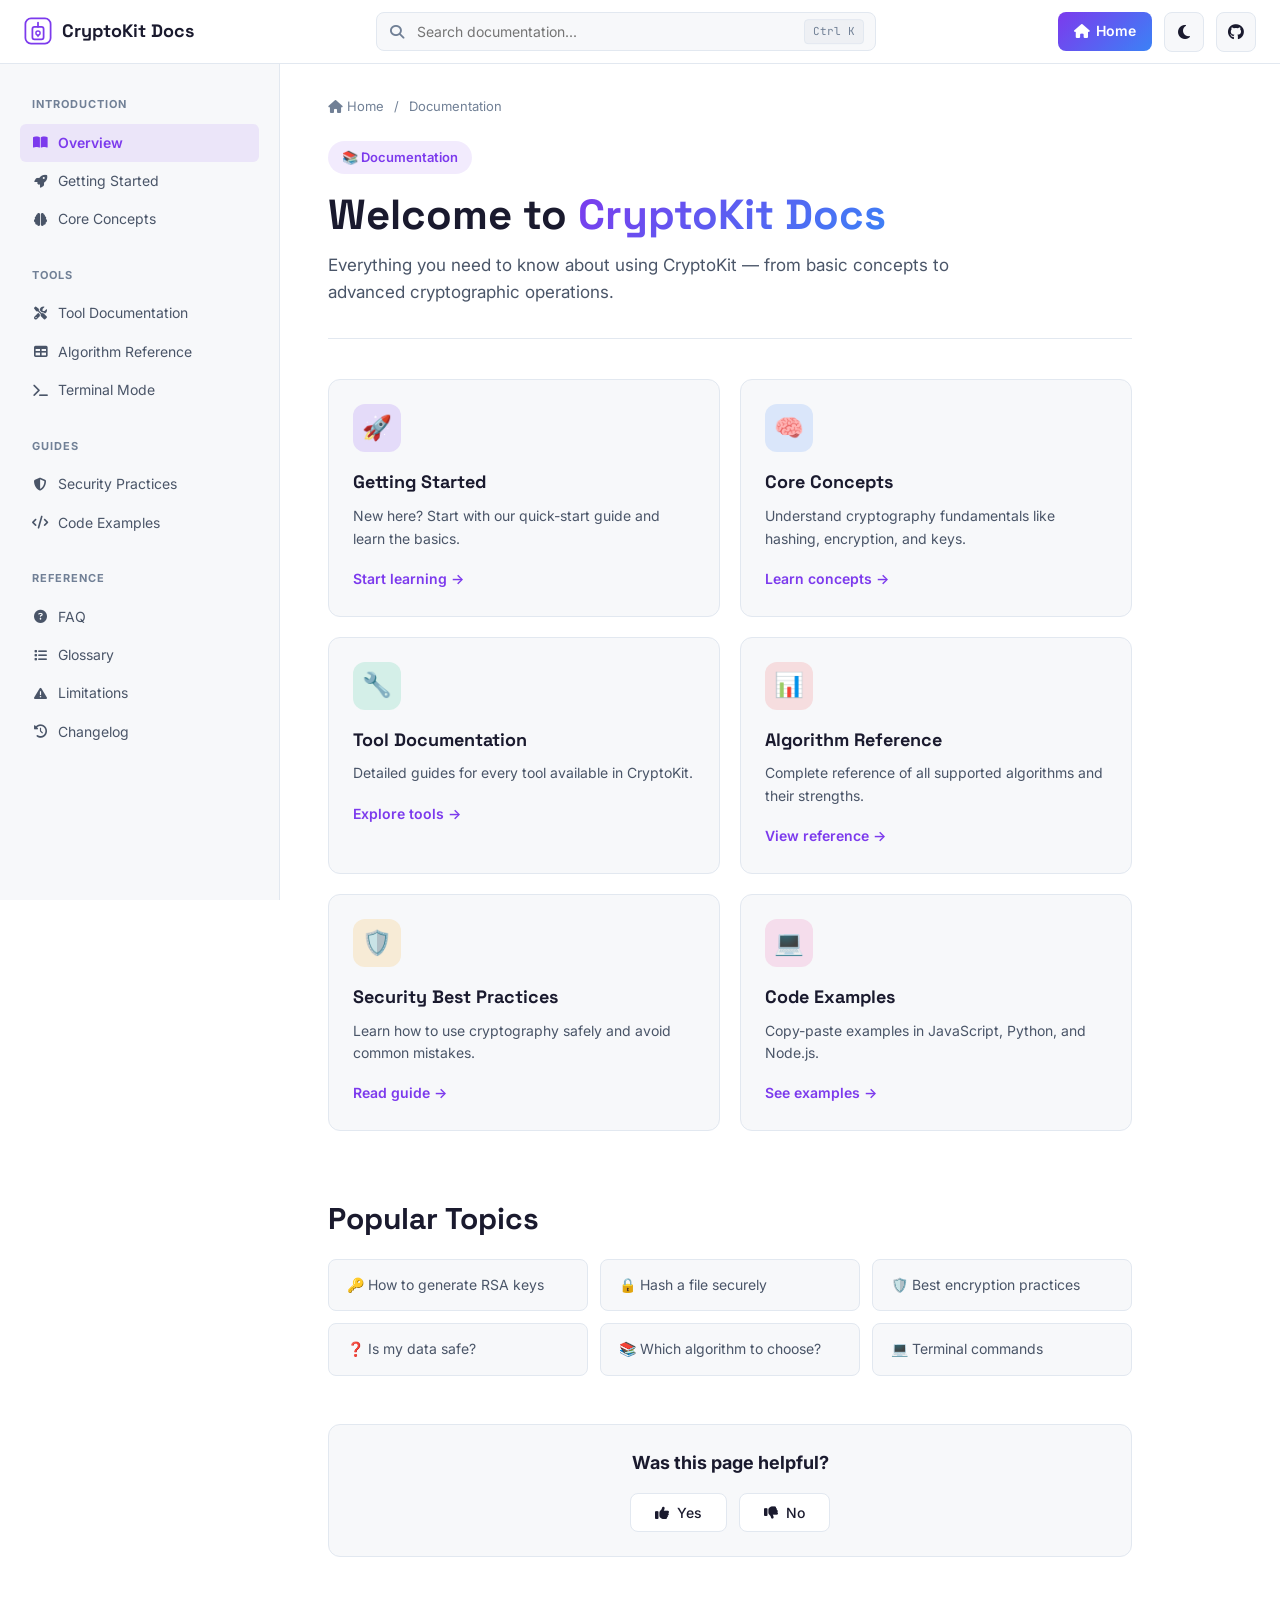
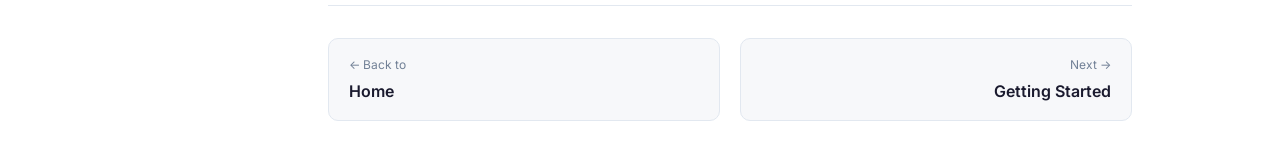
<file: documentation.html>
<!DOCTYPE html>
<html lang="en" data-theme="normal">
<head>
    <meta charset="UTF-8">
    <meta name="viewport" content="width=device-width, initial-scale=1.0">
    <title>Documentation - CryptoKit</title>
    <link href="https://fonts.googleapis.com/css2?family=Space+Grotesk:wght@300;400;500;600;700&family=JetBrains+Mono:wght@400;500;700&family=Inter:wght@300;400;500;600&display=swap" rel="stylesheet">
    <link rel="stylesheet" href="https://cdnjs.cloudflare.com/ajax/libs/font-awesome/6.5.0/css/all.min.css">
    <link rel="stylesheet" href="docs-style.css">
</head>
<body>

    <!-- Top Navigation -->
    <nav class="docs-navbar">
        <div class="docs-nav-left">
            <a href="index.html" class="docs-logo">
                <div class="docs-logo-icon">
                    <svg viewBox="0 0 40 40" width="28" height="28" fill="none">
                        <rect x="2" y="2" width="36" height="36" rx="8" stroke="currentColor" stroke-width="2.5"/>
                        <path d="M20 8L20 14" stroke="currentColor" stroke-width="2.5" stroke-linecap="round"/>
                        <rect x="12" y="14" width="16" height="18" rx="3" stroke="currentColor" stroke-width="2.5"/>
                        <circle cx="20" cy="23" r="3" stroke="currentColor" stroke-width="2"/>
                        <path d="M20 26L20 28" stroke="currentColor" stroke-width="2" stroke-linecap="round"/>
                    </svg>
                </div>
                <span>CryptoKit Docs</span>
            </a>
        </div>

        <div class="docs-nav-search">
            <i class="fas fa-search"></i>
            <input type="text" id="docsSearch" placeholder="Search documentation..." autocomplete="off">
            <kbd>Ctrl K</kbd>
            <div class="search-results" id="searchResults"></div>
        </div>

        <div class="docs-nav-right">
            <a href="index.html" class="nav-home-btn">
                <i class="fas fa-home"></i> Home
            </a>
            <button class="theme-toggle" id="themeToggle" title="Toggle theme">
                <i class="fas fa-moon"></i>
            </button>
            <a href="https://github.com" class="github-btn" target="_blank">
                <i class="fab fa-github"></i>
            </a>
        </div>
    </nav>

    <div class="docs-layout">

        <!-- Sidebar -->
        <aside class="docs-sidebar" id="docsSidebar">
            <div class="sidebar-section">
                <h3>Introduction</h3>
                <ul>
                    <li><a href="documentation.html" class="active"><i class="fas fa-book-open"></i> Overview</a></li>
                    <li><a href="getting-started.html"><i class="fas fa-rocket"></i> Getting Started</a></li>
                    <li><a href="core-concepts.html"><i class="fas fa-brain"></i> Core Concepts</a></li>
                </ul>
            </div>

            <div class="sidebar-section">
                <h3>Tools</h3>
                <ul>
                    <li><a href="tool-docs.html"><i class="fas fa-tools"></i> Tool Documentation</a></li>
                    <li><a href="algorithm-reference.html"><i class="fas fa-table"></i> Algorithm Reference</a></li>
                    <li><a href="terminal-docs.html"><i class="fas fa-terminal"></i> Terminal Mode</a></li>
                </ul>
            </div>

            <div class="sidebar-section">
                <h3>Guides</h3>
                <ul>
                    <li><a href="security-practices.html"><i class="fas fa-shield-alt"></i> Security Practices</a></li>
                    <li><a href="code-examples.html"><i class="fas fa-code"></i> Code Examples</a></li>
                </ul>
            </div>

            <div class="sidebar-section">
                <h3>Reference</h3>
                <ul>
                    <li><a href="faq.html"><i class="fas fa-question-circle"></i> FAQ</a></li>
                    <li><a href="glossary.html"><i class="fas fa-list"></i> Glossary</a></li>
                    <li><a href="limitations.html"><i class="fas fa-exclamation-triangle"></i> Limitations</a></li>
                    <li><a href="changelog.html"><i class="fas fa-history"></i> Changelog</a></li>
                </ul>
            </div>
        </aside>

        <!-- Main Content -->
        <main class="docs-main">

            <!-- Breadcrumb -->
            <div class="breadcrumb">
                <a href="index.html"><i class="fas fa-home"></i> Home</a>
                <span>/</span>
                <span>Documentation</span>
            </div>

            <!-- Hero -->
            <div class="docs-hero">
                <div class="docs-badge">📚 Documentation</div>
                <h1>Welcome to <span class="gradient-text">CryptoKit Docs</span></h1>
                <p>Everything you need to know about using CryptoKit — from basic concepts to advanced cryptographic operations.</p>
            </div>

            <!-- Quick Cards -->
            <div class="docs-cards">
                <a href="getting-started.html" class="doc-card">
                    <div class="doc-card-icon purple">🚀</div>
                    <h3>Getting Started</h3>
                    <p>New here? Start with our quick-start guide and learn the basics.</p>
                    <span class="doc-card-link">Start learning →</span>
                </a>

                <a href="core-concepts.html" class="doc-card">
                    <div class="doc-card-icon blue">🧠</div>
                    <h3>Core Concepts</h3>
                    <p>Understand cryptography fundamentals like hashing, encryption, and keys.</p>
                    <span class="doc-card-link">Learn concepts →</span>
                </a>

                <a href="tool-docs.html" class="doc-card">
                    <div class="doc-card-icon green">🔧</div>
                    <h3>Tool Documentation</h3>
                    <p>Detailed guides for every tool available in CryptoKit.</p>
                    <span class="doc-card-link">Explore tools →</span>
                </a>

                <a href="algorithm-reference.html" class="doc-card">
                    <div class="doc-card-icon red">📊</div>
                    <h3>Algorithm Reference</h3>
                    <p>Complete reference of all supported algorithms and their strengths.</p>
                    <span class="doc-card-link">View reference →</span>
                </a>

                <a href="security-practices.html" class="doc-card">
                    <div class="doc-card-icon yellow">🛡️</div>
                    <h3>Security Best Practices</h3>
                    <p>Learn how to use cryptography safely and avoid common mistakes.</p>
                    <span class="doc-card-link">Read guide →</span>
                </a>

                <a href="code-examples.html" class="doc-card">
                    <div class="doc-card-icon pink">💻</div>
                    <h3>Code Examples</h3>
                    <p>Copy-paste examples in JavaScript, Python, and Node.js.</p>
                    <span class="doc-card-link">See examples →</span>
                </a>
            </div>

            <!-- Popular Topics -->
            <section class="docs-section">
                <h2>Popular Topics</h2>
                <div class="popular-topics">
                    <a href="tool-docs.html#rsa">🔑 How to generate RSA keys</a>
                    <a href="tool-docs.html#hash">🔒 Hash a file securely</a>
                    <a href="security-practices.html">🛡️ Best encryption practices</a>
                    <a href="faq.html">❓ Is my data safe?</a>
                    <a href="algorithm-reference.html">📚 Which algorithm to choose?</a>
                    <a href="terminal-docs.html">💻 Terminal commands</a>
                </div>
            </section>

            <!-- Feedback -->
            <div class="feedback-box">
                <h3>Was this page helpful?</h3>
                <div class="feedback-buttons">
                    <button class="feedback-btn" onclick="submitFeedback('yes')"><i class="fas fa-thumbs-up"></i> Yes</button>
                    <button class="feedback-btn" onclick="submitFeedback('no')"><i class="fas fa-thumbs-down"></i> No</button>
                </div>
            </div>

            <!-- Footer nav -->
            <div class="docs-footer-nav">
                <a href="index.html" class="nav-prev">
                    <span class="nav-label">← Back to</span>
                    <span class="nav-title">Home</span>
                </a>
                <a href="getting-started.html" class="nav-next">
                    <span class="nav-label">Next →</span>
                    <span class="nav-title">Getting Started</span>
                </a>
            </div>

        </main>
    </div>

    <button class="scroll-top" id="scrollTop"><i class="fas fa-chevron-up"></i></button>

    <script src="docs-script.js"></script>
</body>
</html>
</file>
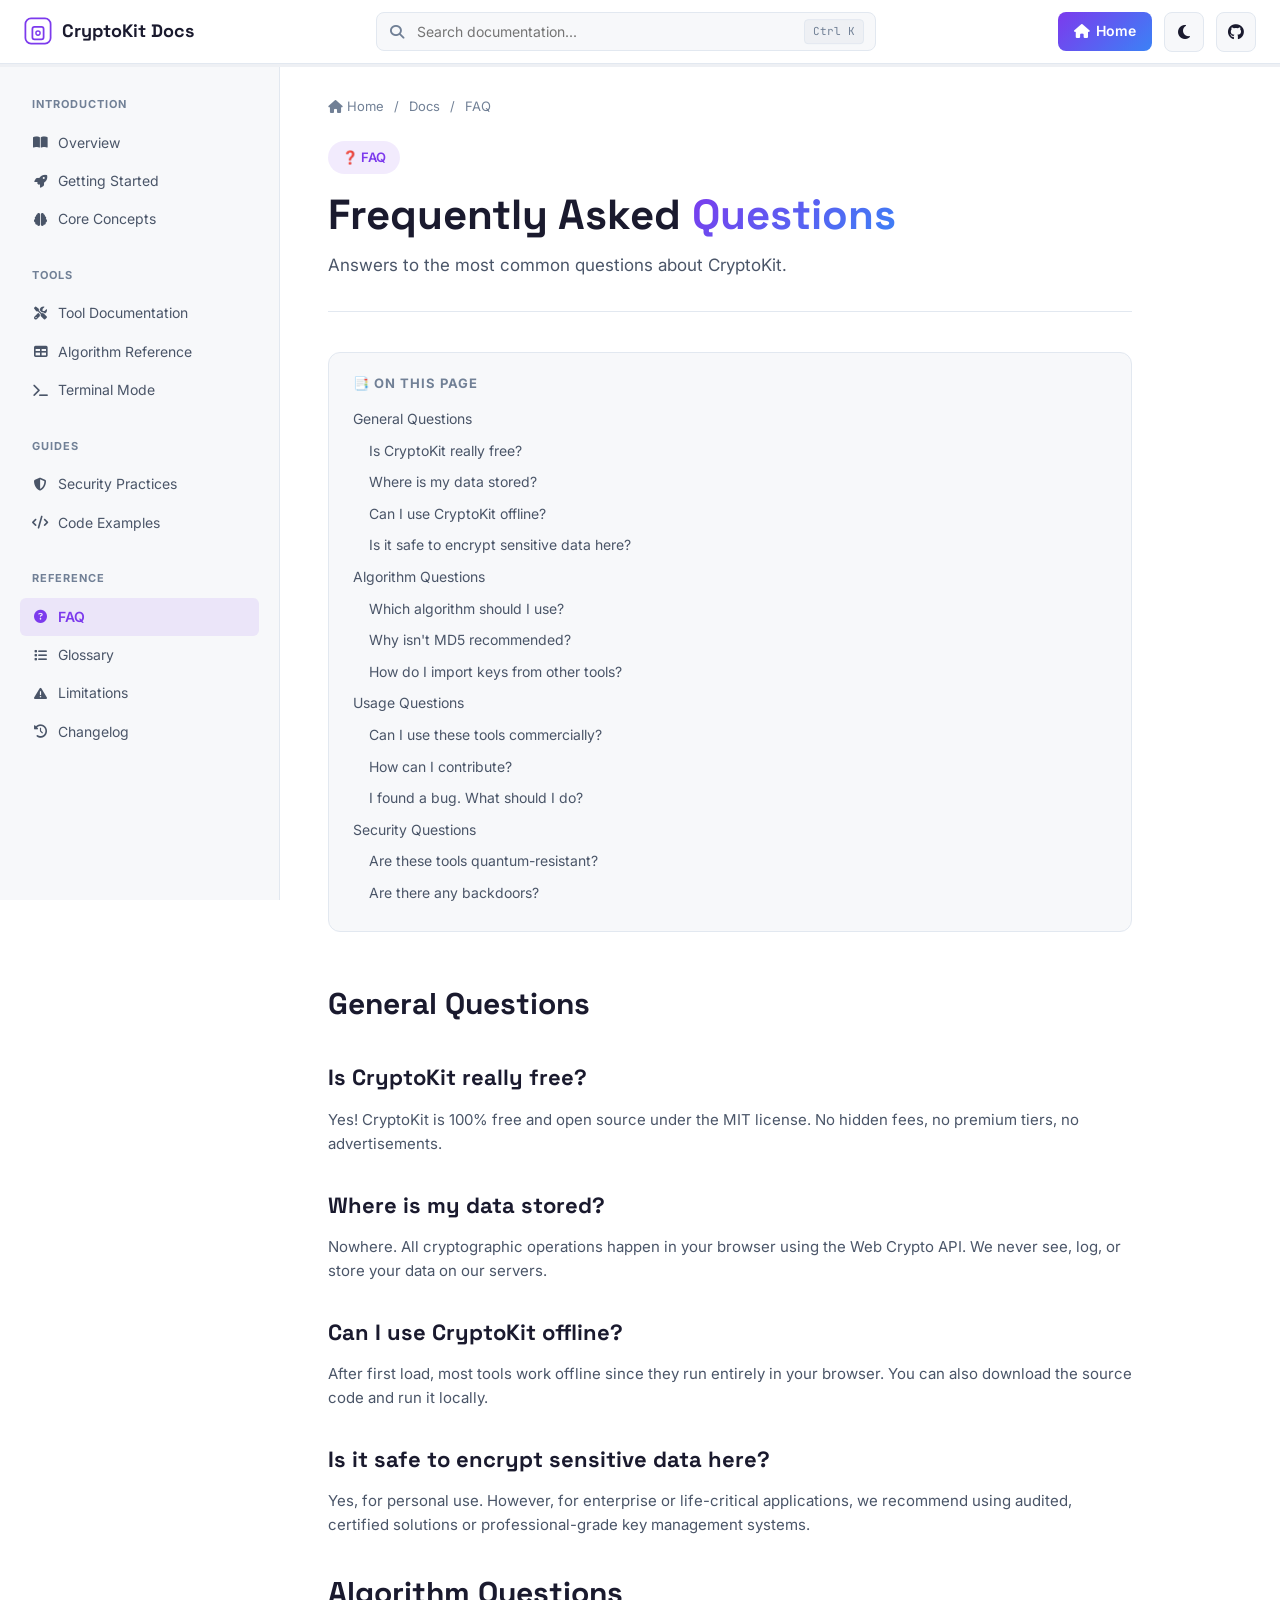
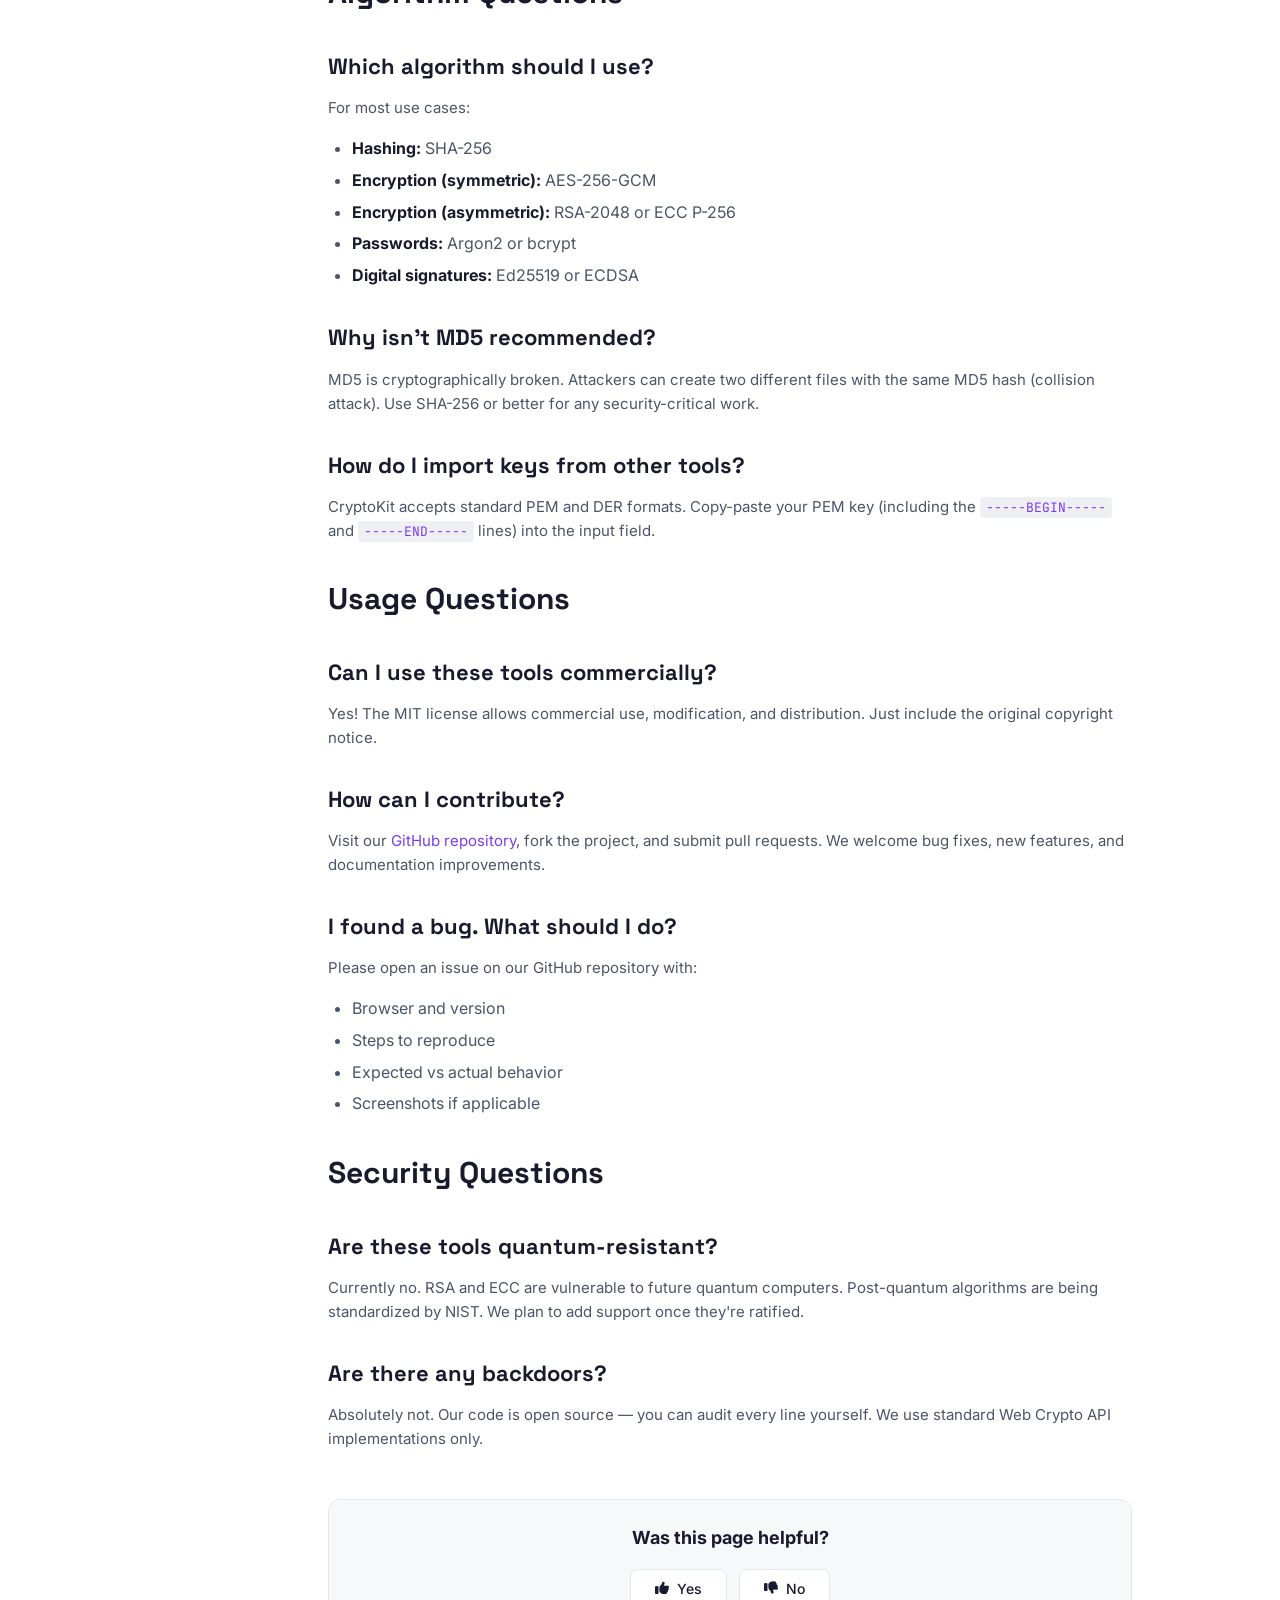
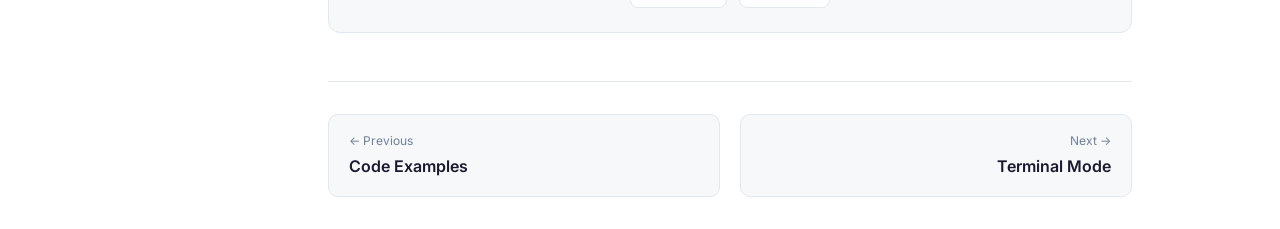
<file: faq.html>
<!DOCTYPE html>
<html lang="en" data-theme="normal">
<head>
    <meta charset="UTF-8">
    <meta name="viewport" content="width=device-width, initial-scale=1.0">
    <title>FAQ - CryptoKit Docs</title>
    <link href="https://fonts.googleapis.com/css2?family=Space+Grotesk:wght@300;400;500;600;700&family=JetBrains+Mono:wght@400;500;700&family=Inter:wght@300;400;500;600&display=swap" rel="stylesheet">
    <link rel="stylesheet" href="https://cdnjs.cloudflare.com/ajax/libs/font-awesome/6.5.0/css/all.min.css">
    <link rel="stylesheet" href="docs-style.css">
</head>
<body>
    <nav class="docs-navbar">
        <div class="docs-nav-left">
            <a href="index.html" class="docs-logo">
                <div class="docs-logo-icon">
                    <svg viewBox="0 0 40 40" width="28" height="28" fill="none">
                        <rect x="2" y="2" width="36" height="36" rx="8" stroke="currentColor" stroke-width="2.5"/>
                        <rect x="12" y="14" width="16" height="18" rx="3" stroke="currentColor" stroke-width="2.5"/>
                        <circle cx="20" cy="23" r="3" stroke="currentColor" stroke-width="2"/>
                    </svg>
                </div>
                <span>CryptoKit Docs</span>
            </a>
        </div>
        <div class="docs-nav-search">
            <i class="fas fa-search"></i>
            <input type="text" id="docsSearch" placeholder="Search documentation..." autocomplete="off">
            <kbd>Ctrl K</kbd>
            <div class="search-results" id="searchResults"></div>
        </div>
        <div class="docs-nav-right">
            <a href="index.html" class="nav-home-btn"><i class="fas fa-home"></i> Home</a>
            <button class="theme-toggle" id="themeToggle"><i class="fas fa-moon"></i></button>
            <a href="https://github.com" class="github-btn" target="_blank"><i class="fab fa-github"></i></a>
        </div>
    </nav>

    <div class="progress-bar"><div class="progress-fill"></div></div>

    <div class="docs-layout">
        <aside class="docs-sidebar">
            <div class="sidebar-section">
                <h3>Introduction</h3>
                <ul>
                    <li><a href="documentation.html"><i class="fas fa-book-open"></i> Overview</a></li>
                    <li><a href="getting-started.html"><i class="fas fa-rocket"></i> Getting Started</a></li>
                    <li><a href="core-concepts.html"><i class="fas fa-brain"></i> Core Concepts</a></li>
                </ul>
            </div>
            <div class="sidebar-section">
                <h3>Tools</h3>
                <ul>
                    <li><a href="tool-docs.html"><i class="fas fa-tools"></i> Tool Documentation</a></li>
                    <li><a href="algorithm-reference.html"><i class="fas fa-table"></i> Algorithm Reference</a></li>
                    <li><a href="terminal-docs.html"><i class="fas fa-terminal"></i> Terminal Mode</a></li>
                </ul>
            </div>
            <div class="sidebar-section">
                <h3>Guides</h3>
                <ul>
                    <li><a href="security-practices.html"><i class="fas fa-shield-alt"></i> Security Practices</a></li>
                    <li><a href="code-examples.html"><i class="fas fa-code"></i> Code Examples</a></li>
                </ul>
            </div>
            <div class="sidebar-section">
                <h3>Reference</h3>
                <ul>
                    <li><a href="faq.html"><i class="fas fa-question-circle"></i> FAQ</a></li>
                    <li><a href="glossary.html"><i class="fas fa-list"></i> Glossary</a></li>
                    <li><a href="limitations.html"><i class="fas fa-exclamation-triangle"></i> Limitations</a></li>
                    <li><a href="changelog.html"><i class="fas fa-history"></i> Changelog</a></li>
                </ul>
            </div>
        </aside>

        <main class="docs-main">
            <div class="breadcrumb">
                <a href="index.html"><i class="fas fa-home"></i> Home</a>
                <span>/</span>
                <a href="documentation.html">Docs</a>
                <span>/</span>
                <span>FAQ</span>
            </div>

            <div class="docs-hero">
                <div class="docs-badge">❓ FAQ</div>
                <h1>Frequently Asked <span class="gradient-text">Questions</span></h1>
                <p>Answers to the most common questions about CryptoKit.</p>
            </div>

            <div class="toc">
                <div class="toc-title">📑 On This Page</div>
                <ul id="tocList"></ul>
            </div>

            <div class="docs-section">
                <h2 id="general">General Questions</h2>

                <h3 id="is-free">Is CryptoKit really free?</h3>
                <p>Yes! CryptoKit is 100% free and open source under the MIT license. No hidden fees, no premium tiers, no advertisements.</p>

                <h3 id="data-storage">Where is my data stored?</h3>
                <p>Nowhere. All cryptographic operations happen in your browser using the Web Crypto API. We never see, log, or store your data on our servers.</p>

                <h3 id="offline">Can I use CryptoKit offline?</h3>
                <p>After first load, most tools work offline since they run entirely in your browser. You can also download the source code and run it locally.</p>

                <h3 id="safe">Is it safe to encrypt sensitive data here?</h3>
                <p>Yes, for personal use. However, for enterprise or life-critical applications, we recommend using audited, certified solutions or professional-grade key management systems.</p>

                <h2 id="algorithms">Algorithm Questions</h2>

                <h3 id="which-algo">Which algorithm should I use?</h3>
                <p>For most use cases:</p>
                <ul>
                    <li><strong>Hashing:</strong> SHA-256</li>
                    <li><strong>Encryption (symmetric):</strong> AES-256-GCM</li>
                    <li><strong>Encryption (asymmetric):</strong> RSA-2048 or ECC P-256</li>
                    <li><strong>Passwords:</strong> Argon2 or bcrypt</li>
                    <li><strong>Digital signatures:</strong> Ed25519 or ECDSA</li>
                </ul>

                <h3 id="md5-why-not">Why isn't MD5 recommended?</h3>
                <p>MD5 is cryptographically broken. Attackers can create two different files with the same MD5 hash (collision attack). Use SHA-256 or better for any security-critical work.</p>

                <h3 id="import-keys">How do I import keys from other tools?</h3>
                <p>CryptoKit accepts standard PEM and DER formats. Copy-paste your PEM key (including the <code>-----BEGIN-----</code> and <code>-----END-----</code> lines) into the input field.</p>

                <h2 id="usage">Usage Questions</h2>

                <h3 id="commercial">Can I use these tools commercially?</h3>
                <p>Yes! The MIT license allows commercial use, modification, and distribution. Just include the original copyright notice.</p>

                <h3 id="contribute">How can I contribute?</h3>
                <p>Visit our <a href="https://github.com" target="_blank">GitHub repository</a>, fork the project, and submit pull requests. We welcome bug fixes, new features, and documentation improvements.</p>

                <h3 id="bug">I found a bug. What should I do?</h3>
                <p>Please open an issue on our GitHub repository with:</p>
                <ul>
                    <li>Browser and version</li>
                    <li>Steps to reproduce</li>
                    <li>Expected vs actual behavior</li>
                    <li>Screenshots if applicable</li>
                </ul>

                <h2 id="security">Security Questions</h2>

                <h3 id="quantum">Are these tools quantum-resistant?</h3>
                <p>Currently no. RSA and ECC are vulnerable to future quantum computers. Post-quantum algorithms are being standardized by NIST. We plan to add support once they're ratified.</p>

                <h3 id="backdoor">Are there any backdoors?</h3>
                <p>Absolutely not. Our code is open source — you can audit every line yourself. We use standard Web Crypto API implementations only.</p>
            </div>

            <div class="feedback-box">
                <h3>Was this page helpful?</h3>
                <div class="feedback-buttons">
                    <button class="feedback-btn" onclick="submitFeedback('yes')"><i class="fas fa-thumbs-up"></i> Yes</button>
                    <button class="feedback-btn" onclick="submitFeedback('no')"><i class="fas fa-thumbs-down"></i> No</button>
                </div>
            </div>

            <div class="docs-footer-nav">
                <a href="code-examples.html" class="nav-prev">
                    <span class="nav-label">← Previous</span>
                    <span class="nav-title">Code Examples</span>
                </a>
                <a href="terminal-docs.html" class="nav-next">
                    <span class="nav-label">Next →</span>
                    <span class="nav-title">Terminal Mode</span>
                </a>
            </div>
        </main>
    </div>

    <button class="scroll-top" id="scrollTop"><i class="fas fa-chevron-up"></i></button>
    <script src="docs-script.js"></script>
</body>
</html>
</file>
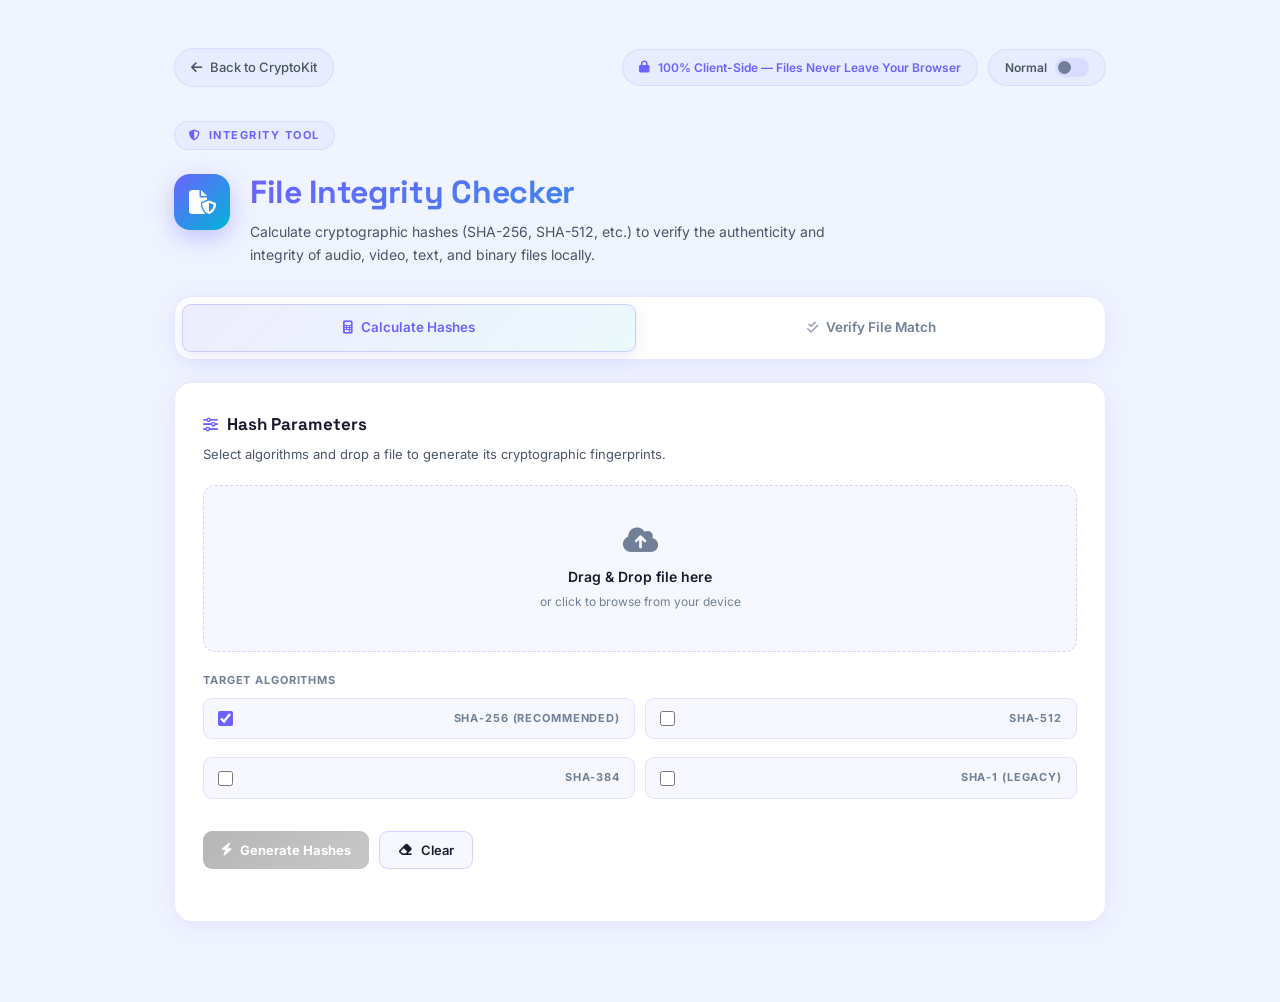
<file: file-integrity.html>
<!DOCTYPE html>
<html lang="en">
<head>
    <meta charset="UTF-8">
    <meta name="viewport" content="width=device-width, initial-scale=1.0">
    <title>File Integrity Checker</title>
    
    <!-- Fonts -->
    <link href="https://fonts.googleapis.com/css2?family=Inter:wght@400;500;600;700&family=JetBrains+Mono:wght@400;700&family=Share+Tech+Mono&family=Space+Grotesk:wght@500;700&display=swap" rel="stylesheet">
    <!-- Icons -->
    <link rel="stylesheet" href="https://cdnjs.cloudflare.com/ajax/libs/font-awesome/6.4.0/css/all.min.css">

    <style>
        /* ═══════════════════════════════════════════
           THEME VARIABLES — NORMAL MODE
        ═══════════════════════════════════════════ */
        [data-theme="normal"] {
            --bg-0:             #F0F4FF;
            --surface:          #FFFFFF;
            --surface-soft:     #F7F8FF;
            --surface-hover:    #F0F2FF;
            --border:           rgba(108, 99, 255, 0.15);
            --border-strong:    rgba(108, 99, 255, 0.25);
            --ink:              #1A1A2E;
            --ink-soft:         #4A5568;
            --ink-faint:        #718096;
            --accent-1:         #6C63FF;
            --accent-2:         #00B4D8;
            --accent-soft:      rgba(108, 99, 255, 0.08);
            --primary-rgb:      108, 99, 255;
            --secondary-rgb:    0, 180, 216;
            --glass:            rgba(108, 99, 255, 0.05);
            --glass-border:     rgba(108, 99, 255, 0.12);
            --good:             #06D6A0;
            --good-bg:          rgba(6, 214, 160, 0.1);
            --warn:             #FBBF77;
            --warn-bg:          rgba(251, 191, 119, 0.12);
            --bad:              #FF4D6A;
            --bad-bg:           rgba(255, 77, 106, 0.12);
            --radius-lg:        18px;
            --radius-md:        12px;
            --radius-sm:        9px;
            --radius-xs:        7px;
            --font-display:     'Space Grotesk', sans-serif;
            --font-body:        'Inter', sans-serif;
            --font-mono:        'JetBrains Mono', monospace;
            --shadow-main:      0 4px 24px rgba(108, 99, 255, 0.1);
            --shadow-hover:     0 12px 40px rgba(108, 99, 255, 0.2);
            --shadow-btn:       0 4px 15px rgba(108, 99, 255, 0.3);
            --shadow-icon:      0 8px 24px rgba(108, 99, 255, 0.35);
            --gradient-primary: linear-gradient(135deg, #6C63FF, #00B4D8);
            --gradient-text:    linear-gradient(135deg, #6C63FF, #00B4D8);
            --tab-active-bg:    linear-gradient(135deg, rgba(108,99,255,0.12), rgba(0,180,216,0.08));
            --tab-active-shadow:0 4px 15px rgba(108, 99, 255, 0.15);
            --dz-border:        rgba(108, 99, 255, 0.25);
            --dz-hover-border:  #6C63FF;
            --dz-hover-bg:      rgba(108, 99, 255, 0.06);
            --scrollbar:        #6C63FF;
            --tag-bg:           rgba(108, 99, 255, 0.08);
            --tag-border:       rgba(108, 99, 255, 0.2);
        }

        /* ═══════════════════════════════════════════
           THEME VARIABLES — HACKER MODE
        ═══════════════════════════════════════════ */
        [data-theme="hacker"] {
            --bg-0:             #000000;
            --surface:          #050505;
            --surface-soft:     #0A0A0A;
            --surface-hover:    #0D1A0D;
            --border:           rgba(0, 255, 65, 0.15);
            --border-strong:    rgba(0, 255, 65, 0.3);
            --ink:              #00FF41;
            --ink-soft:         #00CC33;
            --ink-faint:        #006611;
            --accent-1:         #00FF41;
            --accent-2:         #39FF14;
            --accent-soft:      rgba(0, 255, 65, 0.08);
            --primary-rgb:      0, 255, 65;
            --secondary-rgb:    57, 255, 20;
            --glass:            rgba(0, 255, 65, 0.03);
            --glass-border:     rgba(0, 255, 65, 0.15);
            --good:             #00FF41;
            --good-bg:          rgba(0, 255, 65, 0.08);
            --warn:             #FFD700;
            --warn-bg:          rgba(255, 215, 0, 0.1);
            --bad:              #FF0040;
            --bad-bg:           rgba(255, 0, 64, 0.12);
            --radius-lg:        18px;
            --radius-md:        12px;
            --radius-sm:        9px;
            --radius-xs:        7px;
            --font-display:     'Share Tech Mono', monospace;
            --font-body:        'Share Tech Mono', monospace;
            --font-mono:        'Share Tech Mono', monospace;
            --shadow-main:      0 0 20px rgba(0, 255, 65, 0.05);
            --shadow-hover:     0 0 30px rgba(0, 255, 65, 0.1);
            --shadow-btn:       0 0 15px rgba(0, 255, 65, 0.2);
            --shadow-icon:      0 0 20px rgba(0, 255, 65, 0.4);
            --gradient-primary: linear-gradient(135deg, #00FF41, #39FF14);
            --gradient-text:    linear-gradient(135deg, #00FF41, #00FFFF);
            --tab-active-bg:    rgba(0, 255, 65, 0.07);
            --tab-active-shadow:0 0 20px rgba(0, 255, 65, 0.2);
            --dz-border:        rgba(0, 255, 65, 0.25);
            --dz-hover-border:  #00FF41;
            --dz-hover-bg:      rgba(0, 255, 65, 0.05);
            --scrollbar:        #00FF41;
            --tag-bg:           rgba(0, 255, 65, 0.05);
            --tag-border:       rgba(0, 255, 65, 0.15);
        }

        /* ═══════════════════════════════════════════
           RESET & BASE
        ═══════════════════════════════════════════ */
        *, *::before, *::after { box-sizing: border-box; margin: 0; padding: 0; }
        html { scroll-behavior: smooth; }
        body {
            font-family: var(--font-body);
            background: var(--bg-0);
            color: var(--ink);
            min-height: 100vh;
            line-height: 1.6;
            -webkit-font-smoothing: antialiased;
            overflow-x: hidden;
            transition: background-color 0.5s, color 0.5s;
        }

        [data-theme="normal"] body {
            background-image:
                radial-gradient(ellipse 1100px 500px at 12% -8%, rgba(108,99,255,0.06), transparent 60%),
                radial-gradient(ellipse 900px 500px at 100% 0%, rgba(0,180,216,0.04), transparent 55%);
        }

        [data-theme="hacker"] body {
            background-image:
                radial-gradient(ellipse 900px 500px at 15% -5%, rgba(0,255,65,0.04), transparent 60%),
                radial-gradient(ellipse 700px 500px at 100% 10%, rgba(57,255,20,0.03), transparent 60%);
        }

        [data-theme="hacker"] body::before {
            content: ''; position: fixed; inset: 0;
            background-image: linear-gradient(rgba(0,255,65,0.04) 1px, transparent 1px), linear-gradient(90deg, rgba(0,255,65,0.04) 1px, transparent 1px);
            background-size: 40px 40px; z-index: 0; pointer-events: none;
            animation: gridMove 20s linear infinite;
        }
        @keyframes gridMove { 0% { background-position: 0 0; } 100% { background-position: 40px 40px; } }

        [data-theme="hacker"] body::after {
            content: ''; position: fixed; inset: 0;
            background: repeating-linear-gradient(0deg, transparent, transparent 2px, rgba(0,255,65,0.008) 2px, rgba(0,255,65,0.008) 4px);
            pointer-events: none; z-index: 9999;
        }

        ::selection { background: rgba(var(--primary-rgb), 0.2); color: var(--accent-1); }
        a { text-decoration: none; color: inherit; }
        ::-webkit-scrollbar { width: 5px; }
        ::-webkit-scrollbar-track { background: var(--bg-0); }
        ::-webkit-scrollbar-thumb { background: var(--scrollbar); border-radius: 3px; }

        /* ═══════════════════════════════════════════
           LAYOUT & TOPBAR
        ═══════════════════════════════════════════ */
        .wrap { max-width: 980px; margin: 0 auto; padding: 48px 24px 80px; position: relative; z-index: 2; }
        .topbar { display: flex; align-items: center; justify-content: space-between; margin-bottom: 34px; flex-wrap: wrap; gap: 12px; }
        .topbar-right { display: flex; gap: 10px; flex-wrap: wrap; align-items: center; }

        .pill { display: inline-flex; align-items: center; gap: 8px; background: var(--glass); border: 1px solid var(--glass-border); padding: 8px 16px; border-radius: 999px; font-size: 13px; font-weight: 500; color: var(--ink-soft); transition: all 0.3s ease; font-family: var(--font-body); }
        
        a.back-pill { cursor: pointer; outline: none; }
        a.back-pill:hover { color: var(--accent-1); border-color: var(--accent-1); box-shadow: 0 0 12px rgba(var(--primary-rgb), 0.15); transform: translateX(-2px); }
        a.back-pill i { transition: transform 0.2s ease; }
        a.back-pill:hover i { transform: translateX(-3px); }
        [data-theme="hacker"] a.back-pill { letter-spacing: 1px; text-transform: uppercase; font-size: 11px; }
        [data-theme="hacker"] a.back-pill:hover { box-shadow: 0 0 16px rgba(0,255,65,0.2); text-shadow: 0 0 8px rgba(0,255,65,0.4); }

        .lock-pill { color: var(--accent-1); font-weight: 600; font-size: 12px; }
        .lock-pill i { color: var(--accent-1); }
        [data-theme="hacker"] .lock-pill { text-shadow: 0 0 6px rgba(0,255,65,0.3); letter-spacing: 1px; font-size: 11px; }

        .toggle-pill { cursor: pointer; user-select: none; }
        .toggle-label { font-size: 12px; font-weight: 600; color: var(--ink-soft); white-space: nowrap; transition: all 0.3s; }
        [data-theme="hacker"] .toggle-label { color: var(--accent-1); letter-spacing: 1px; text-shadow: 0 0 6px rgba(0,255,65,0.3); }
        .switch { width: 34px; height: 19px; border-radius: 999px; background: var(--glass-border); position: relative; flex-shrink: 0; transition: all 0.3s ease; }
        .switch::after { content: ''; position: absolute; top: 3px; left: 3px; width: 13px; height: 13px; border-radius: 50%; background: var(--ink-faint); transition: all 0.3s cubic-bezier(0.4, 0.0, 0.2, 1); }
        [data-theme="hacker"] .switch { background: rgba(0,255,65,0.2); }
        [data-theme="hacker"] .switch::after { left: 18px; background: var(--accent-1); box-shadow: 0 0 8px var(--accent-1); }
        [data-theme="hacker"] .pill { text-transform: uppercase; font-size: 11px; letter-spacing: 0.05em; background: rgba(0,255,65,0.03); box-shadow: 0 0 10px rgba(0,255,65,0.03); }

        .kicker { display: inline-flex; align-items: center; gap: 7px; background: var(--glass); border: 1px solid var(--glass-border); padding: 5px 14px; border-radius: 999px; font-size: 11px; letter-spacing: 1.5px; color: var(--accent-1); font-weight: 700; margin-bottom: 24px; text-transform: uppercase; font-family: var(--font-body); transition: all 0.3s; }
        [data-theme="hacker"] .kicker { box-shadow: 0 0 12px rgba(0,255,65,0.08); text-shadow: 0 0 8px rgba(0,255,65,0.4); border-color: rgba(0,255,65,0.3); }

        /* ═══════════════════════════════════════════
           HERO
        ═══════════════════════════════════════════ */
        .hero { display: flex; gap: 20px; align-items: flex-start; margin-bottom: 30px; }
        .hero-icon { width: 56px; height: 56px; border-radius: 16px; flex-shrink: 0; display: flex; align-items: center; justify-content: center; font-size: 24px; transition: all 0.3s ease; }
        [data-theme="normal"] .hero-icon { background: var(--gradient-primary); color: #fff; box-shadow: var(--shadow-icon); }
        [data-theme="hacker"] .hero-icon { background: transparent; border: 2px solid var(--accent-1); color: var(--accent-1); box-shadow: 0 0 20px rgba(0,255,65,0.25); animation: iconPulse 2s ease-in-out infinite; }
        @keyframes iconPulse { 0%, 100% { box-shadow: 0 0 20px rgba(0,255,65,0.25); } 50% { box-shadow: 0 0 35px rgba(0,255,65,0.5); } }
        
        .hero-text { flex: 1; }
        .hero h1 { font-family: var(--font-display); font-weight: 700; font-size: clamp(24px, 4vw, 32px); line-height: 1.15; margin: 0 0 10px 0; letter-spacing: -0.01em; transition: all 0.3s ease; }
        [data-theme="normal"] .hero h1 { background: var(--gradient-text); -webkit-background-clip: text; background-clip: text; -webkit-text-fill-color: transparent; }
        [data-theme="hacker"] .hero h1 { color: var(--accent-1); -webkit-text-fill-color: var(--accent-1); text-shadow: 0 0 15px rgba(0,255,65,0.4); letter-spacing: 2px; animation: titleGlitch 4s infinite; }
        @keyframes titleGlitch { 0%, 85%, 100% { transform: translate(0); } 86% { transform: translate(-2px, 1px); } 87% { transform: translate(2px, -1px); } 88% { transform: translate(-1px, 0); } 89% { transform: translate(0); } }
        
        .hero p { margin: 0; color: var(--ink-soft); font-size: 14px; line-height: 1.6; max-width: 600px; }
        [data-theme="hacker"] .hero p { color: #B8FFB8; }

        /* ═══════════════════════════════════════════
           TABS & PANELS
        ═══════════════════════════════════════════ */
        .tabs { display: flex; gap: 8px; margin-bottom: 22px; background: var(--surface); padding: 7px; border-radius: var(--radius-lg); border: 1px solid var(--border); box-shadow: var(--shadow-main); transition: all 0.3s; }
        [data-theme="hacker"] .tabs { background: rgba(5,5,5,0.9); border-color: rgba(0,255,65,0.15); box-shadow: 0 0 20px rgba(0,255,65,0.03); }
        .tab { flex: 1; display: flex; align-items: center; justify-content: center; gap: 8px; padding: 12px 14px; border-radius: var(--radius-sm); cursor: pointer; font-size: 13.5px; font-weight: 600; color: var(--ink-faint); border: 1px solid transparent; background: transparent; font-family: var(--font-body); transition: all 0.25s ease; user-select: none; }
        .tab i { font-size: 13px; opacity: 0.7; }
        
        [data-theme="normal"] .tab.active { background: var(--tab-active-bg); color: var(--accent-1); border-color: rgba(108,99,255,0.25); box-shadow: var(--tab-active-shadow); }
        [data-theme="normal"] .tab.active i { opacity: 1; }
        [data-theme="hacker"] .tab.active { background: var(--tab-active-bg); color: var(--accent-1); border-color: rgba(0,255,65,0.3); box-shadow: var(--tab-active-shadow); text-shadow: 0 0 8px rgba(0,255,65,0.4); letter-spacing: 1px; }
        [data-theme="hacker"] .tab.active i { opacity: 1; }
        .tab:not(.active):hover { color: var(--ink-soft); background: var(--glass); }
        [data-theme="hacker"] .tab:not(.active):hover { background: rgba(0,255,65,0.03); color: rgba(0,255,65,0.6); }

        .tab-panel { display: none; animation: fadeSlideIn 0.3s ease; }
        .tab-panel.active { display: block; }
        @keyframes fadeSlideIn { from { opacity: 0; transform: translateY(8px); } to { opacity: 1; transform: translateY(0); } }

        .panel { background: var(--surface); border: 1px solid var(--border); border-radius: var(--radius-lg); padding: 28px; box-shadow: var(--shadow-main); transition: all 0.3s; position: relative; overflow: hidden; }
        .panel::before { content: ''; position: absolute; top: 0; left: 0; right: 0; height: 2px; opacity: 0; transition: opacity 0.4s; }
        [data-theme="normal"] .panel::before { background: linear-gradient(90deg, #6C63FF, #00B4D8); }
        [data-theme="hacker"] .panel::before { background: linear-gradient(90deg, #00FF41, #00FFFF); box-shadow: 0 0 10px #00FF41; }
        .panel:hover::before { opacity: 1; }
        [data-theme="hacker"] .panel { background: #050505; border-color: rgba(0,255,65,0.12); box-shadow: 0 0 20px rgba(0,255,65,0.02); }
        [data-theme="hacker"] .panel:hover { border-color: rgba(0,255,65,0.25); box-shadow: 0 0 30px rgba(0,255,65,0.06); }

        .panel-head { display: flex; align-items: center; gap: 9px; margin-bottom: 6px; }
        .panel-head i { color: var(--accent-1); font-size: 15px; flex-shrink: 0; }
        .panel-head h2 { font-family: var(--font-display); font-size: 17px; margin: 0; font-weight: 700; color: var(--ink); transition: all 0.3s; }
        [data-theme="hacker"] .panel-head h2 { text-shadow: 0 0 10px rgba(0,255,65,0.2); letter-spacing: 1px; }
        .panel-sub { color: var(--ink-soft); font-size: 13px; margin: 0 0 20px 0; line-height: 1.6; }
        [data-theme="hacker"] .panel-sub { color: rgba(0,255,65,0.5); }

        /* ═══════════════════════════════════════════
           FORMS, INPUTS & BUTTONS
        ═══════════════════════════════════════════ */
        .field { margin-bottom: 18px; }
        .field label { display: flex; justify-content: space-between; font-size: 11px; font-weight: 700; text-transform: uppercase; letter-spacing: 0.08em; color: var(--ink-faint); margin-bottom: 8px; font-family: var(--font-body); }
        [data-theme="hacker"] .field label { color: rgba(0,255,65,0.6); letter-spacing: 2px; }
        input[type="text"] { width: 100%; padding: 11px 14px; border-radius: var(--radius-sm); border: 1px solid var(--border-strong); background: var(--surface-soft); font-size: 13px; font-family: var(--font-mono); color: var(--ink); outline: none; transition: all 0.25s ease; }
        [data-theme="hacker"] input[type="text"] { background: #000; border-color: rgba(0,255,65,0.2); caret-color: var(--accent-1); }
        [data-theme="hacker"] input::placeholder { color: rgba(0,255,65,0.25); }
        input:focus { border-color: var(--accent-1); background: var(--surface); box-shadow: 0 0 0 3px rgba(var(--primary-rgb), 0.12); }
        [data-theme="hacker"] input:focus { box-shadow: 0 0 0 3px rgba(0,255,65,0.08), 0 0 15px rgba(0,255,65,0.06); }

        .check-grid { display: grid; grid-template-columns: repeat(2, 1fr); gap: 10px; margin-bottom: 6px; }
        .check { display: flex; align-items: center; gap: 10px; padding: 11px 14px; border: 1px solid var(--border); border-radius: var(--radius-sm); background: var(--surface-soft); font-size: 13px; font-weight: 500; cursor: pointer; user-select: none; transition: all 0.2s ease; color: var(--ink-soft); }
        .check:hover { border-color: var(--border-strong); background: var(--surface-hover); }
        [data-theme="hacker"] .check:hover { border-color: rgba(0,255,65,0.3); background: rgba(0,255,65,0.04); }
        .check input { accent-color: var(--accent-1); width: 15px; height: 15px; }

        .btn-row { display: flex; gap: 10px; flex-wrap: wrap; margin-top: 24px; }
        .btn { display: inline-flex; align-items: center; justify-content: center; gap: 8px; padding: 10px 18px; border-radius: var(--radius-sm); font-size: 13px; font-weight: 600; font-family: var(--font-body); cursor: pointer; border: 1px solid var(--border-strong); background: var(--surface-soft); color: var(--ink); transition: all 0.25s ease; }
        .btn:hover { border-color: var(--accent-1); color: var(--accent-1); box-shadow: 0 0 12px rgba(var(--primary-rgb), 0.12); transform: translateY(-1px); }
        .btn:active { transform: scale(0.98); }
        [data-theme="hacker"] .btn { background: transparent; border-color: rgba(0,255,65,0.25); color: var(--ink-soft); letter-spacing: 1px; text-transform: uppercase; font-size: 11px; }
        [data-theme="hacker"] .btn:hover { border-color: var(--accent-1); color: var(--accent-1); box-shadow: 0 0 15px rgba(0,255,65,0.12); text-shadow: 0 0 8px rgba(0,255,65,0.4); }
        
        .btn-primary { background: var(--gradient-primary); border: none; color: #fff; font-weight: 700; box-shadow: var(--shadow-btn); }
        [data-theme="hacker"] .btn-primary { color: #000; letter-spacing: 2px; }
        .btn-primary:hover { filter: brightness(1.1); color: #fff; transform: translateY(-2px); box-shadow: 0 8px 25px rgba(var(--primary-rgb), 0.35); border: none; }
        [data-theme="hacker"] .btn-primary:hover { color: #000; }
        .btn-primary:disabled { opacity: 0.5; cursor: not-allowed; transform: none; box-shadow: none; filter: grayscale(1); }

        /* ═══════════════════════════════════════════
           DROPZONE & FILE INFO
        ═══════════════════════════════════════════ */
        .dropzone { border: 1.5px dashed var(--dz-border); border-radius: var(--radius-md); padding: 40px 24px; text-align: center; background: var(--surface-soft); margin-top: 6px; transition: all 0.3s ease; cursor: pointer; position: relative; overflow: hidden; }
        .dropzone::before { content: ''; position: absolute; inset: 0; background: radial-gradient(circle at 50% 50%, rgba(var(--primary-rgb),0.05), transparent 70%); opacity: 0; transition: opacity 0.3s; }
        .dropzone:hover::before, .dropzone.drag::before { opacity: 1; }
        .dropzone:hover, .dropzone.drag { border-color: var(--dz-hover-border); background: var(--dz-hover-bg); }
        [data-theme="normal"] .dropzone:hover, [data-theme="normal"] .dropzone.drag { box-shadow: 0 0 0 4px rgba(108,99,255,0.08); }
        [data-theme="hacker"] .dropzone:hover, [data-theme="hacker"] .dropzone.drag { box-shadow: 0 0 30px rgba(0,255,65,0.08); }
        .dropzone .dz-icon { font-size: 28px; color: var(--ink-faint); display: block; margin-bottom: 12px; position: relative; transition: all 0.3s; }
        .dropzone:hover .dz-icon, .dropzone.drag .dz-icon { color: var(--accent-1); transform: translateY(-3px); }
        [data-theme="hacker"] .dropzone:hover .dz-icon { text-shadow: 0 0 12px rgba(0,255,65,0.6); }
        .dropzone h3 { margin: 0 0 4px 0; font-size: 14px; font-weight: 600; color: var(--ink); position: relative; }
        .dropzone p { margin: 0; color: var(--ink-faint); font-size: 12px; position: relative; }
        [data-theme="hacker"] .dropzone p { color: rgba(0,255,65,0.4); }

        .file-info { display: none; align-items: center; gap: 12px; border: 1px solid var(--border); border-radius: var(--radius-sm); padding: 12px 14px; background: var(--surface-soft); margin-top: 16px; transition: all 0.2s; animation: fadeSlideIn 0.3s ease; }
        .file-info.active { display: flex; }
        .file-info:hover { border-color: var(--border-strong); box-shadow: var(--shadow-main); }
        .file-info .fi-icon { width: 34px; height: 34px; border-radius: 9px; background: rgba(var(--primary-rgb), 0.1); color: var(--accent-1); display: flex; align-items: center; justify-content: center; font-size: 14px; flex-shrink: 0; }
        [data-theme="hacker"] .file-info .fi-icon { background: rgba(0,255,65,0.07); box-shadow: 0 0 8px rgba(0,255,65,0.06); }
        .file-info .fi-details { flex: 1; overflow: hidden; }
        .file-info .n { font-size: 13px; font-weight: 600; color: var(--ink); white-space: nowrap; overflow: hidden; text-overflow: ellipsis; }
        .file-info .s { font-size: 11px; color: var(--ink-faint); font-family: var(--font-mono); margin-top: 2px; }
        .file-info .fi-remove { cursor: pointer; color: var(--ink-faint); padding: 5px; transition: 0.2s; }
        .file-info .fi-remove:hover { color: var(--bad); }

        input[type="file"] { display: none; }

        /* ═══════════════════════════════════════════
           OUTPUT & STATUS
        ═══════════════════════════════════════════ */
        .hash-list { margin-top: 24px; display: flex; flex-direction: column; gap: 8px; }
        .hash-row { display: flex; align-items: center; gap: 12px; border: 1px solid var(--border); border-radius: var(--radius-sm); padding: 13px 14px; background: var(--surface-soft); transition: all 0.2s; animation: fadeSlideIn 0.3s ease;}
        .hash-row:hover { border-color: var(--border-strong); box-shadow: var(--shadow-main); }
        [data-theme="hacker"] .hash-row:hover { border-color: rgba(0,255,65,0.25); box-shadow: 0 0 12px rgba(0,255,65,0.04); }
        .hash-row .algo { flex-shrink: 0; width: 75px; font-size: 11px; font-weight: 700; color: var(--accent-1); letter-spacing: 0.04em; font-family: var(--font-mono); text-transform: uppercase; }
        [data-theme="hacker"] .hash-row .algo { text-shadow: 0 0 6px rgba(0,255,65,0.3); }
        .hash-row .hex { flex: 1; min-width: 0; font-family: var(--font-mono); font-size: 12px; color: var(--ink); word-break: break-all; line-height: 1.5; }
        [data-theme="hacker"] .hash-row .hex { text-shadow: 0 0 4px rgba(0,255,65,0.15); }
        
        .copy-btn { font-size: 11px; font-weight: 700; color: var(--accent-1); background: none; border: 1px solid transparent; cursor: pointer; padding: 5px 10px; border-radius: var(--radius-xs); flex-shrink: 0; font-family: var(--font-body); letter-spacing: 0.03em; transition: all 0.2s; }
        .copy-btn:hover { background: var(--accent-soft); border-color: var(--border); }
        [data-theme="hacker"] .copy-btn { text-transform: uppercase; letter-spacing: 1px; font-size: 10px; }
        [data-theme="hacker"] .copy-btn:hover { border-color: var(--accent-1); box-shadow: 0 0 8px rgba(0,255,65,0.12); text-shadow: 0 0 6px rgba(0,255,65,0.4); }

        .status { display: none; align-items: flex-start; gap: 10px; border-radius: var(--radius-sm); padding: 14px 16px; margin-top: 24px; font-size: 13px; line-height: 1.5; border: 1px solid transparent; animation: fadeSlideIn 0.3s ease; }
        .status.active { display: flex; }
        .status i { flex-shrink: 0; margin-top: 2px; font-size: 15px; }
        .status strong { display: block; margin-bottom: 2px; font-weight: 700; }
        .status-good { background: var(--good-bg); color: var(--good); border-color: rgba(var(--primary-rgb), 0.1); }
        [data-theme="hacker"] .status-good { border-color: var(--good); box-shadow: 0 0 15px rgba(0,255,65,0.08); text-shadow: 0 0 6px rgba(0,255,65,0.3); }
        .status-bad { background: var(--bad-bg); color: var(--bad); }
        [data-theme="hacker"] .status-bad { border-color: var(--bad); box-shadow: 0 0 15px rgba(255,0,64,0.1); }

        .loader { display: none; margin-left: 8px; font-size: 14px; animation: spin 1s linear infinite; }
        @keyframes spin { 100% { transform: rotate(360deg); } }

        /* Responsive */
        @media (max-width: 640px) {
            .wrap { padding: 24px 16px 60px; }
            .topbar { flex-direction: column; align-items: stretch; }
            .topbar-right { flex-wrap: wrap; }
            .tabs { flex-direction: column; gap: 4px; }
            .tab { justify-content: flex-start; padding: 11px 14px; }
            .check-grid { grid-template-columns: 1fr; }
            .hero { flex-direction: column; }
            .panel { padding: 20px 16px; }
            .hash-row { flex-direction: column; align-items: flex-start; gap: 6px; }
            .hash-row .copy-btn { align-self: flex-end; }
        }
        @media (max-width: 480px) {
            .lock-pill { font-size: 10px; }
            .toggle-label { display: none; }
        }
    </style>
</head>
<body data-theme="normal">

<div class="wrap">
    
    <!-- TOPBAR -->
    <div class="topbar">
        <a href="#" class="pill back-pill">
            <i class="fa-solid fa-arrow-left"></i> Back to CryptoKit
        </a>
        <div class="topbar-right">
            <div class="pill lock-pill">
                <i class="fa-solid fa-lock"></i> 100% Client-Side — Files Never Leave Your Browser
            </div>
            <div class="pill toggle-pill" id="theme-toggle">
                <span class="toggle-label" id="theme-text">Normal</span>
                <div class="switch"></div>
            </div>
        </div>
    </div>

    <!-- HERO -->
    <div class="kicker"><i class="fa-solid fa-shield-halved"></i> INTEGRITY TOOL</div>
    <div class="hero">
        <div class="hero-icon">
            <i class="fa-solid fa-file-shield"></i>
        </div>
        <div class="hero-text">
            <h1>File Integrity Checker</h1>
            <p>Calculate cryptographic hashes (SHA-256, SHA-512, etc.) to verify the authenticity and integrity of audio, video, text, and binary files locally.</p>
        </div>
    </div>

    <!-- TABS -->
    <div class="tabs">
        <div class="tab active" data-target="tab-calc">
            <i class="fa-solid fa-calculator"></i> Calculate Hashes
        </div>
        <div class="tab" data-target="tab-verify">
            <i class="fa-solid fa-check-double"></i> Verify File Match
        </div>
    </div>

    <!-- TAB 1: CALCULATE HASHES -->
    <div id="tab-calc" class="tab-panel active">
        <div class="panel">
            <div class="panel-head">
                <i class="fa-solid fa-sliders"></i>
                <h2>Hash Parameters</h2>
            </div>
            <p class="panel-sub">Select algorithms and drop a file to generate its cryptographic fingerprints.</p>

            <div class="field">
                <div class="dropzone" id="dz-calc">
                    <i class="fa-solid fa-cloud-arrow-up dz-icon"></i>
                    <h3>Drag & Drop file here</h3>
                    <p>or click to browse from your device</p>
                    <input type="file" id="file-calc">
                </div>
                <!-- File Info Badge -->
                <div class="file-info" id="fi-calc">
                    <div class="fi-icon"><i class="fa-solid fa-file"></i></div>
                    <div class="fi-details">
                        <div class="n" id="fi-name-calc">filename.ext</div>
                        <div class="s" id="fi-size-calc">0 B</div>
                    </div>
                    <i class="fa-solid fa-xmark fi-remove" id="fi-rm-calc" title="Remove file"></i>
                </div>
            </div>

            <div class="field" style="margin-top:20px;">
                <label>Target Algorithms</label>
                <div class="check-grid">
                    <label class="check"><input type="checkbox" value="SHA-256" checked> SHA-256 (Recommended)</label>
                    <label class="check"><input type="checkbox" value="SHA-512"> SHA-512</label>
                    <label class="check"><input type="checkbox" value="SHA-384"> SHA-384</label>
                    <label class="check"><input type="checkbox" value="SHA-1"> SHA-1 (Legacy)</label>
                </div>
            </div>

            <div class="btn-row">
                <button class="btn btn-primary" id="btn-run-calc" disabled>
                    <i class="fa-solid fa-bolt"></i> Generate Hashes
                    <i class="fa-solid fa-circle-notch loader" id="loader-calc"></i>
                </button>
                <button class="btn" id="btn-clear-calc">
                    <i class="fa-solid fa-eraser"></i> Clear
                </button>
            </div>

            <!-- Results List -->
            <div class="hash-list" id="results-calc"></div>
        </div>
    </div>

    <!-- TAB 2: VERIFY FILE -->
    <div id="tab-verify" class="tab-panel">
        <div class="panel">
            <div class="panel-head">
                <i class="fa-solid fa-scale-balanced"></i>
                <h2>Compare Expected Hash</h2>
            </div>
            <p class="panel-sub">Provide a file and the hash you expect it to have. We will calculate and compare them to ensure the file hasn't been altered.</p>

            <div class="field">
                <div class="dropzone" id="dz-verify">
                    <i class="fa-solid fa-cloud-arrow-up dz-icon"></i>
                    <h3>Drag & Drop file to verify</h3>
                    <p>or click to browse</p>
                    <input type="file" id="file-verify">
                </div>
                <div class="file-info" id="fi-verify">
                    <div class="fi-icon"><i class="fa-solid fa-file-circle-check"></i></div>
                    <div class="fi-details">
                        <div class="n" id="fi-name-verify">filename.ext</div>
                        <div class="s" id="fi-size-verify">0 B</div>
                    </div>
                    <i class="fa-solid fa-xmark fi-remove" id="fi-rm-verify" title="Remove file"></i>
                </div>
            </div>

            <div class="field">
                <label for="hash-input">Expected Hash (Hexadecimal)</label>
                <input type="text" id="hash-input" placeholder="e.g., e3b0c44298fc1c149afbf4c8996fb92427ae41e4649b934ca495991b7852b855" autocomplete="off" spellcheck="false">
            </div>

            <div class="field">
                <label>Algorithm used for expected hash</label>
                <div class="check-grid" style="grid-template-columns: repeat(4, 1fr);">
                    <label class="check"><input type="radio" name="v-algo" value="SHA-256" checked> SHA-256</label>
                    <label class="check"><input type="radio" name="v-algo" value="SHA-512"> SHA-512</label>
                    <label class="check"><input type="radio" name="v-algo" value="SHA-384"> SHA-384</label>
                    <label class="check"><input type="radio" name="v-algo" value="SHA-1"> SHA-1</label>
                </div>
            </div>

            <div class="btn-row">
                <button class="btn btn-primary" id="btn-run-verify" disabled>
                    <i class="fa-solid fa-shield-check"></i> Verify Integrity
                    <i class="fa-solid fa-circle-notch loader" id="loader-verify"></i>
                </button>
                <button class="btn" id="btn-clear-verify">
                    <i class="fa-solid fa-eraser"></i> Reset
                </button>
            </div>

            <!-- Verification Status -->
            <div id="status-area"></div>
        </div>
    </div>

</div>

<script>
    /* ═══════════════════════════════════════════
       THEME TOGGLE
    ═══════════════════════════════════════════ */
    const themeToggle = document.getElementById('theme-toggle');
    const themeText = document.getElementById('theme-text');
    const body = document.body;

    themeToggle.addEventListener('click', () => {
        if (body.getAttribute('data-theme') === 'normal') {
            body.setAttribute('data-theme', 'hacker');
            themeText.textContent = 'Hacker';
        } else {
            body.setAttribute('data-theme', 'normal');
            themeText.textContent = 'Normal';
        }
    });

    /* ═══════════════════════════════════════════
       TAB SWITCHING
    ═══════════════════════════════════════════ */
    const tabs = document.querySelectorAll('.tab');
    const panels = document.querySelectorAll('.tab-panel');

    tabs.forEach(tab => {
        tab.addEventListener('click', () => {
            tabs.forEach(t => t.classList.remove('active'));
            panels.forEach(p => p.classList.remove('active'));
            
            tab.classList.add('active');
            document.getElementById(tab.getAttribute('data-target')).classList.add('active');
        });
    });

    /* ═══════════════════════════════════════════
       UTILITIES
    ═══════════════════════════════════════════ */
    function formatBytes(bytes, decimals = 2) {
        if (!+bytes) return '0 Bytes';
        const k = 1024;
        const dm = decimals < 0 ? 0 : decimals;
        const sizes = ['Bytes', 'KB', 'MB', 'GB', 'TB'];
        const i = Math.floor(Math.log(bytes) / Math.log(k));
        return `${parseFloat((bytes / Math.pow(k, i)).toFixed(dm))} ${sizes[i]}`;
    }

    // Convert ArrayBuffer to Hex String
    function buf2hex(buffer) {
        return Array.prototype.map.call(new Uint8Array(buffer), x => ('00' + x.toString(16)).slice(-2)).join('');
    }

    // Hash calculation using Web Crypto API
    async function calculateHash(file, algorithm) {
        return new Promise((resolve, reject) => {
            const reader = new FileReader();
            reader.onload = async (e) => {
                try {
                    const hashBuffer = await crypto.subtle.digest(algorithm, e.target.result);
                    resolve(buf2hex(hashBuffer));
                } catch (err) { reject(err); }
            };
            reader.onerror = reject;
            // Read as ArrayBuffer for the Crypto API
            reader.readAsArrayBuffer(file); 
        });
    }

    async function copyToClipboard(text, btnElement) {
        try {
            await navigator.clipboard.writeText(text);
            const originalText = btnElement.innerHTML;
            btnElement.innerHTML = '<i class="fa-solid fa-check"></i> Copied';
            setTimeout(() => btnElement.innerHTML = originalText, 2000);
        } catch (err) {
            console.error('Failed to copy', err);
        }
    }

    /* ═══════════════════════════════════════════
       FILE HANDLING SETUP (Generic for both tabs)
    ═══════════════════════════════════════════ */
    function setupFileHandling(prefix) {
        const dropzone = document.getElementById(`dz-${prefix}`);
        const fileInput = document.getElementById(`file-${prefix}`);
        const fileInfo = document.getElementById(`fi-${prefix}`);
        const fiName = document.getElementById(`fi-name-${prefix}`);
        const fiSize = document.getElementById(`fi-size-${prefix}`);
        const fiRemove = document.getElementById(`fi-rm-${prefix}`);
        const runBtn = document.getElementById(`btn-run-${prefix}`);
        let currentFile = null;

        // Click to open dialog
        dropzone.addEventListener('click', () => fileInput.click());

        // Drag & Drop events
        dropzone.addEventListener('dragover', (e) => { e.preventDefault(); dropzone.classList.add('drag'); });
        dropzone.addEventListener('dragleave', () => dropzone.classList.remove('drag'));
        dropzone.addEventListener('drop', (e) => {
            e.preventDefault();
            dropzone.classList.remove('drag');
            if (e.dataTransfer.files.length) handleFile(e.dataTransfer.files[0]);
        });

        // File input change
        fileInput.addEventListener('change', (e) => {
            if (e.target.files.length) handleFile(e.target.files[0]);
        });

        function handleFile(file) {
            currentFile = file;
            dropzone.style.display = 'none';
            fileInfo.classList.add('active');
            fiName.textContent = file.name;
            fiSize.textContent = formatBytes(file.size);
            runBtn.disabled = false;
        }

        // Remove file
        fiRemove.addEventListener('click', () => {
            currentFile = null;
            fileInput.value = '';
            fileInfo.classList.remove('active');
            dropzone.style.display = 'block';
            runBtn.disabled = true;
            
            // Clear outputs specific to the tab
            if(prefix === 'calc') document.getElementById('results-calc').innerHTML = '';
            if(prefix === 'verify') document.getElementById('status-area').innerHTML = '';
        });

        return {
            getFile: () => currentFile,
            clear: () => fiRemove.click()
        };
    }

    const calcState = setupFileHandling('calc');
    const verifyState = setupFileHandling('verify');

    /* ═══════════════════════════════════════════
       LOGIC: CALCULATE HASHES TAB
    ═══════════════════════════════════════════ */
    const btnRunCalc = document.getElementById('btn-run-calc');
    const btnClearCalc = document.getElementById('btn-clear-calc');
    const resultsCalc = document.getElementById('results-calc');
    const loaderCalc = document.getElementById('loader-calc');

    btnRunCalc.addEventListener('click', async () => {
        const file = calcState.getFile();
        if (!file) return;

        // Get selected algorithms
        const checkboxes = document.querySelectorAll('#tab-calc input[type="checkbox"]:checked');
        if (checkboxes.length === 0) {
            alert('Please select at least one algorithm.');
            return;
        }

        btnRunCalc.disabled = true;
        loaderCalc.style.display = 'inline-block';
        resultsCalc.innerHTML = ''; // Clear previous

        try {
            for (const cb of checkboxes) {
                const algoName = cb.value; // e.g. "SHA-256"
                const hashHex = await calculateHash(file, algoName);
                
                // Create result row
                const row = document.createElement('div');
                row.className = 'hash-row';
                row.innerHTML = `
                    <div class="algo">${algoName}</div>
                    <div class="hex">${hashHex}</div>
                    <button class="copy-btn" onclick="copyToClipboard('${hashHex}', this)"><i class="fa-regular fa-copy"></i> Copy</button>
                `;
                resultsCalc.appendChild(row);
            }
        } catch (error) {
            console.error("Hashing failed", error);
            resultsCalc.innerHTML = `<div class="status status-bad active"><i class="fa-solid fa-circle-exclamation"></i><div><strong>Error</strong>Failed to read or hash file. File might be too large for browser memory.</div></div>`;
        }

        btnRunCalc.disabled = false;
        loaderCalc.style.display = 'none';
    });

    btnClearCalc.addEventListener('click', () => {
        calcState.clear();
        document.querySelectorAll('#tab-calc input[type="checkbox"]').forEach(cb => cb.checked = (cb.value === 'SHA-256'));
    });

    /* ═══════════════════════════════════════════
       LOGIC: VERIFY FILE TAB
    ═══════════════════════════════════════════ */
    const btnRunVerify = document.getElementById('btn-run-verify');
    const btnClearVerify = document.getElementById('btn-clear-verify');
    const hashInput = document.getElementById('hash-input');
    const statusArea = document.getElementById('status-area');
    const loaderVerify = document.getElementById('loader-verify');

    // Enable/disable button based on file AND input text
    hashInput.addEventListener('input', checkVerifyState);
    
    // Override handleFile slightly to trigger validation
    const originalVerifyGetFile = verifyState.getFile;
    document.getElementById('file-verify').addEventListener('change', checkVerifyState);
    document.getElementById('dz-verify').addEventListener('drop', () => setTimeout(checkVerifyState, 50));
    document.getElementById('fi-rm-verify').addEventListener('click', checkVerifyState);


    function checkVerifyState() {
        const file = verifyState.getFile();
        const hash = hashInput.value.trim();
        btnRunVerify.disabled = !(file && hash.length > 0);
    }

    btnRunVerify.addEventListener('click', async () => {
        const file = verifyState.getFile();
        let expectedHash = hashInput.value.trim().toLowerCase();
        
        // Remove spaces or colons if user pasted a formatted hash
        expectedHash = expectedHash.replace(/[:\s]/g, '');

        const algoInput = document.querySelector('input[name="v-algo"]:checked');
        const algoName = algoInput ? algoInput.value : 'SHA-256';

        if (!file || !expectedHash) return;

        btnRunVerify.disabled = true;
        loaderVerify.style.display = 'inline-block';
        statusArea.innerHTML = '';

        try {
            const calculatedHash = await calculateHash(file, algoName);
            
            if (calculatedHash === expectedHash) {
                statusArea.innerHTML = `
                    <div class="status status-good active">
                        <i class="fa-solid fa-circle-check"></i>
                        <div>
                            <strong>Integrity Verified</strong>
                            The generated ${algoName} hash matches the expected hash perfectly. The file is authentic and unaltered.
                        </div>
                    </div>`;
            } else {
                statusArea.innerHTML = `
                    <div class="status status-bad active">
                        <i class="fa-solid fa-triangle-exclamation"></i>
                        <div>
                            <strong>Verification Failed</strong>
                            The hashes do not match. The file may be corrupted, altered, or you selected the wrong algorithm.<br><br>
                            <span style="font-family: var(--font-mono); font-size: 11px; opacity: 0.8">
                            Expected: ${expectedHash}<br>
                            Actual&nbsp;&nbsp;: ${calculatedHash}
                            </span>
                        </div>
                    </div>`;
            }
        } catch (error) {
             statusArea.innerHTML = `<div class="status status-warn active"><i class="fa-solid fa-circle-exclamation"></i><div><strong>Processing Error</strong>Could not calculate hash.</div></div>`;
        }

        btnRunVerify.disabled = false;
        loaderVerify.style.display = 'none';
    });

    btnClearVerify.addEventListener('click', () => {
        verifyState.clear();
        hashInput.value = '';
        document.querySelector('input[name="v-algo"][value="SHA-256"]').checked = true;
        statusArea.innerHTML = '';
        checkVerifyState();
    });

</script>
</body>
</html>
</file>
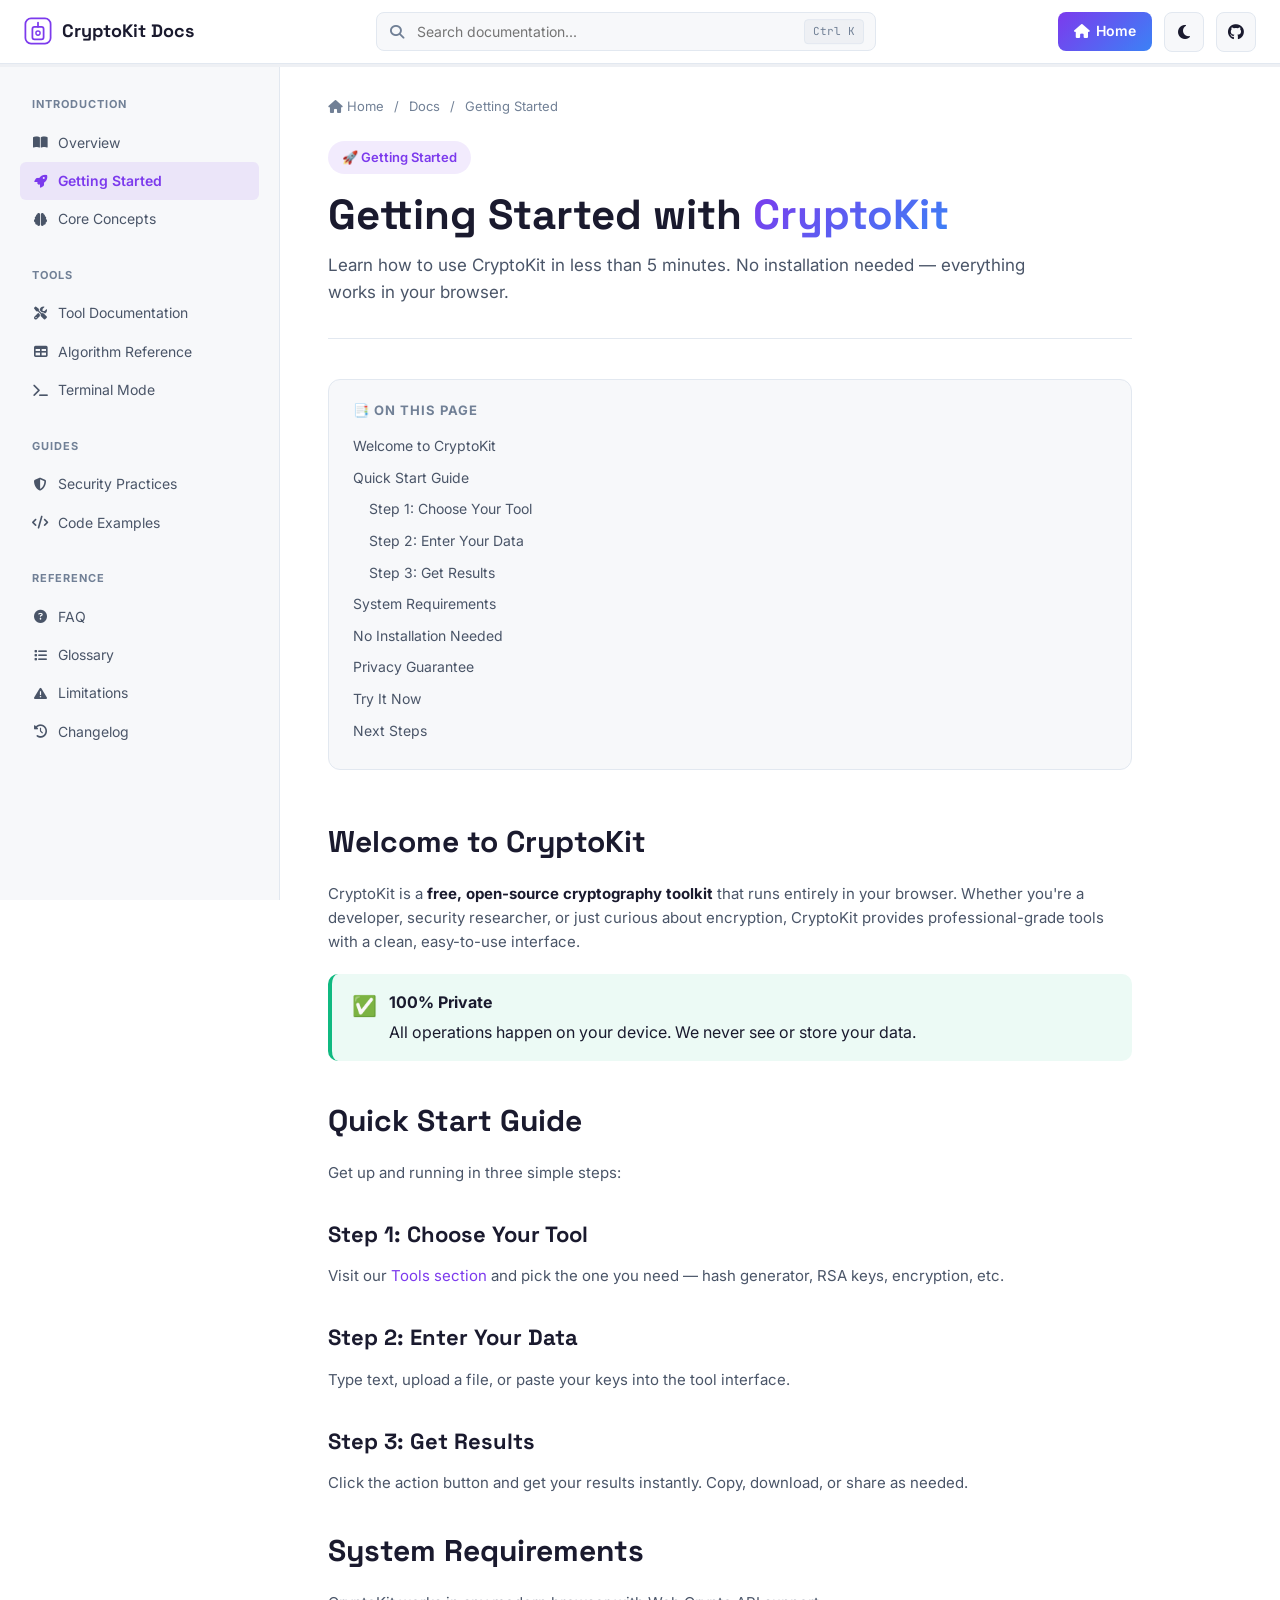
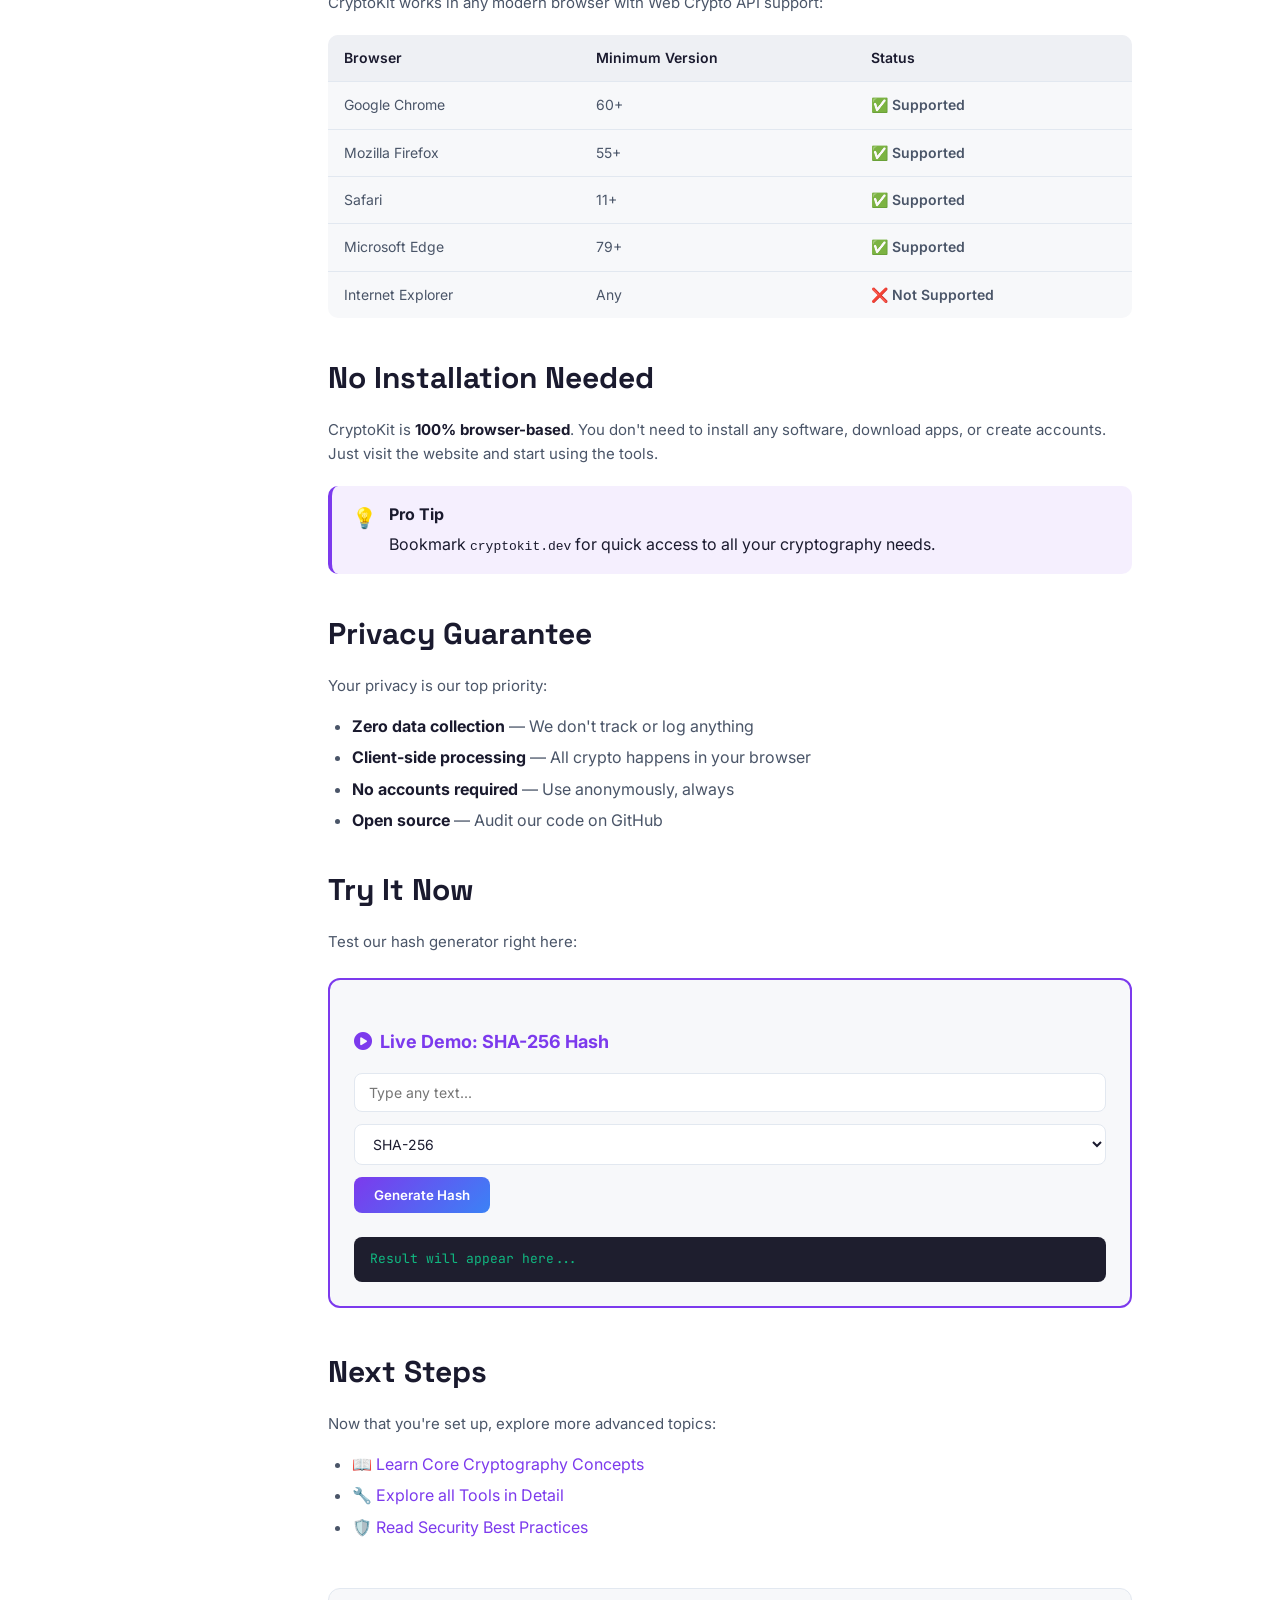
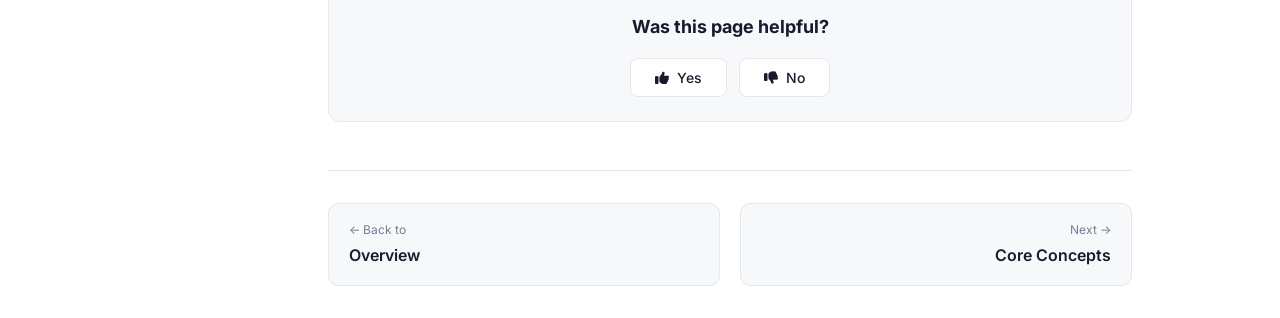
<file: getting-started.html>
<!DOCTYPE html>
<html lang="en" data-theme="normal">
<head>
    <meta charset="UTF-8">
    <meta name="viewport" content="width=device-width, initial-scale=1.0">
    <title>Getting Started - CryptoKit Docs</title>
    <link href="https://fonts.googleapis.com/css2?family=Space+Grotesk:wght@300;400;500;600;700&family=JetBrains+Mono:wght@400;500;700&family=Inter:wght@300;400;500;600&display=swap" rel="stylesheet">
    <link rel="stylesheet" href="https://cdnjs.cloudflare.com/ajax/libs/font-awesome/6.5.0/css/all.min.css">
    <link rel="stylesheet" href="docs-style.css">
</head>
<body>

    <nav class="docs-navbar">
        <div class="docs-nav-left">
            <a href="index.html" class="docs-logo">
                <div class="docs-logo-icon">
                    <svg viewBox="0 0 40 40" width="28" height="28" fill="none">
                        <rect x="2" y="2" width="36" height="36" rx="8" stroke="currentColor" stroke-width="2.5"/>
                        <path d="M20 8L20 14" stroke="currentColor" stroke-width="2.5" stroke-linecap="round"/>
                        <rect x="12" y="14" width="16" height="18" rx="3" stroke="currentColor" stroke-width="2.5"/>
                        <circle cx="20" cy="23" r="3" stroke="currentColor" stroke-width="2"/>
                    </svg>
                </div>
                <span>CryptoKit Docs</span>
            </a>
        </div>
        <div class="docs-nav-search">
            <i class="fas fa-search"></i>
            <input type="text" id="docsSearch" placeholder="Search documentation..." autocomplete="off">
            <kbd>Ctrl K</kbd>
            <div class="search-results" id="searchResults"></div>
        </div>
        <div class="docs-nav-right">
            <a href="index.html" class="nav-home-btn"><i class="fas fa-home"></i> Home</a>
            <button class="theme-toggle" id="themeToggle"><i class="fas fa-moon"></i></button>
            <a href="https://github.com" class="github-btn" target="_blank"><i class="fab fa-github"></i></a>
        </div>
    </nav>

    <div class="progress-bar"><div class="progress-fill"></div></div>

    <div class="docs-layout">

        <aside class="docs-sidebar">
            <div class="sidebar-section">
                <h3>Introduction</h3>
                <ul>
                    <li><a href="documentation.html"><i class="fas fa-book-open"></i> Overview</a></li>
                    <li><a href="getting-started.html"><i class="fas fa-rocket"></i> Getting Started</a></li>
                    <li><a href="core-concepts.html"><i class="fas fa-brain"></i> Core Concepts</a></li>
                </ul>
            </div>
            <div class="sidebar-section">
                <h3>Tools</h3>
                <ul>
                    <li><a href="tool-docs.html"><i class="fas fa-tools"></i> Tool Documentation</a></li>
                    <li><a href="algorithm-reference.html"><i class="fas fa-table"></i> Algorithm Reference</a></li>
                    <li><a href="terminal-docs.html"><i class="fas fa-terminal"></i> Terminal Mode</a></li>
                </ul>
            </div>
            <div class="sidebar-section">
                <h3>Guides</h3>
                <ul>
                    <li><a href="security-practices.html"><i class="fas fa-shield-alt"></i> Security Practices</a></li>
                    <li><a href="code-examples.html"><i class="fas fa-code"></i> Code Examples</a></li>
                </ul>
            </div>
            <div class="sidebar-section">
                <h3>Reference</h3>
                <ul>
                    <li><a href="faq.html"><i class="fas fa-question-circle"></i> FAQ</a></li>
                    <li><a href="glossary.html"><i class="fas fa-list"></i> Glossary</a></li>
                    <li><a href="limitations.html"><i class="fas fa-exclamation-triangle"></i> Limitations</a></li>
                    <li><a href="changelog.html"><i class="fas fa-history"></i> Changelog</a></li>
                </ul>
            </div>
        </aside>

        <main class="docs-main">

            <div class="breadcrumb">
                <a href="index.html"><i class="fas fa-home"></i> Home</a>
                <span>/</span>
                <a href="documentation.html">Docs</a>
                <span>/</span>
                <span>Getting Started</span>
            </div>

            <div class="docs-hero">
                <div class="docs-badge">🚀 Getting Started</div>
                <h1>Getting Started with <span class="gradient-text">CryptoKit</span></h1>
                <p>Learn how to use CryptoKit in less than 5 minutes. No installation needed — everything works in your browser.</p>
            </div>

            <div class="toc">
                <div class="toc-title">📑 On This Page</div>
                <ul id="tocList"></ul>
            </div>

            <div class="docs-section">
                <h2 id="welcome">Welcome to CryptoKit</h2>
                <p>CryptoKit is a <strong>free, open-source cryptography toolkit</strong> that runs entirely in your browser. Whether you're a developer, security researcher, or just curious about encryption, CryptoKit provides professional-grade tools with a clean, easy-to-use interface.</p>

                <div class="callout success">
                    <div class="callout-icon">✅</div>
                    <div class="callout-body">
                        <div class="callout-title">100% Private</div>
                        All operations happen on your device. We never see or store your data.
                    </div>
                </div>

                <h2 id="quick-start">Quick Start Guide</h2>
                <p>Get up and running in three simple steps:</p>

                <h3 id="step-1">Step 1: Choose Your Tool</h3>
                <p>Visit our <a href="index.html#tools">Tools section</a> and pick the one you need — hash generator, RSA keys, encryption, etc.</p>

                <h3 id="step-2">Step 2: Enter Your Data</h3>
                <p>Type text, upload a file, or paste your keys into the tool interface.</p>

                <h3 id="step-3">Step 3: Get Results</h3>
                <p>Click the action button and get your results instantly. Copy, download, or share as needed.</p>

                <h2 id="requirements">System Requirements</h2>
                <p>CryptoKit works in any modern browser with Web Crypto API support:</p>
                <table class="docs-table">
                    <thead>
                        <tr><th>Browser</th><th>Minimum Version</th><th>Status</th></tr>
                    </thead>
                    <tbody>
                        <tr><td>Google Chrome</td><td>60+</td><td class="status-ok">✅ Supported</td></tr>
                        <tr><td>Mozilla Firefox</td><td>55+</td><td class="status-ok">✅ Supported</td></tr>
                        <tr><td>Safari</td><td>11+</td><td class="status-ok">✅ Supported</td></tr>
                        <tr><td>Microsoft Edge</td><td>79+</td><td class="status-ok">✅ Supported</td></tr>
                        <tr><td>Internet Explorer</td><td>Any</td><td class="status-danger">❌ Not Supported</td></tr>
                    </tbody>
                </table>

                <h2 id="no-install">No Installation Needed</h2>
                <p>CryptoKit is <strong>100% browser-based</strong>. You don't need to install any software, download apps, or create accounts. Just visit the website and start using the tools.</p>

                <div class="callout tip">
                    <div class="callout-icon">💡</div>
                    <div class="callout-body">
                        <div class="callout-title">Pro Tip</div>
                        Bookmark <code>cryptokit.dev</code> for quick access to all your cryptography needs.
                    </div>
                </div>

                <h2 id="privacy">Privacy Guarantee</h2>
                <p>Your privacy is our top priority:</p>
                <ul>
                    <li><strong>Zero data collection</strong> — We don't track or log anything</li>
                    <li><strong>Client-side processing</strong> — All crypto happens in your browser</li>
                    <li><strong>No accounts required</strong> — Use anonymously, always</li>
                    <li><strong>Open source</strong> — Audit our code on GitHub</li>
                </ul>

                <h2 id="try-it">Try It Now</h2>
                <p>Test our hash generator right here:</p>

                <div class="live-demo-embed">
                    <h4><i class="fas fa-play-circle"></i> Live Demo: SHA-256 Hash</h4>
                    <div class="demo-input-group">
                        <input type="text" id="demoHashInput" placeholder="Type any text...">
                        <select id="demoHashAlgo">
                            <option value="sha256">SHA-256</option>
                            <option value="sha512">SHA-512</option>
                        </select>
                        <button class="demo-run-btn" onclick="runHashDemo()">Generate Hash</button>
                        <div class="demo-output" id="demoHashOutput">Result will appear here...</div>
                    </div>
                </div>

                <h2 id="next-steps">Next Steps</h2>
                <p>Now that you're set up, explore more advanced topics:</p>
                <ul>
                    <li>📖 <a href="core-concepts.html">Learn Core Cryptography Concepts</a></li>
                    <li>🔧 <a href="tool-docs.html">Explore all Tools in Detail</a></li>
                    <li>🛡️ <a href="security-practices.html">Read Security Best Practices</a></li>
                </ul>
            </div>

            <div class="feedback-box">
                <h3>Was this page helpful?</h3>
                <div class="feedback-buttons">
                    <button class="feedback-btn" onclick="submitFeedback('yes')"><i class="fas fa-thumbs-up"></i> Yes</button>
                    <button class="feedback-btn" onclick="submitFeedback('no')"><i class="fas fa-thumbs-down"></i> No</button>
                </div>
            </div>

            <div class="docs-footer-nav">
                <a href="documentation.html" class="nav-prev">
                    <span class="nav-label">← Back to</span>
                    <span class="nav-title">Overview</span>
                </a>
                <a href="core-concepts.html" class="nav-next">
                    <span class="nav-label">Next →</span>
                    <span class="nav-title">Core Concepts</span>
                </a>
            </div>

        </main>
    </div>

    <button class="scroll-top" id="scrollTop"><i class="fas fa-chevron-up"></i></button>
    <script src="docs-script.js"></script>
</body>
</html>
</file>
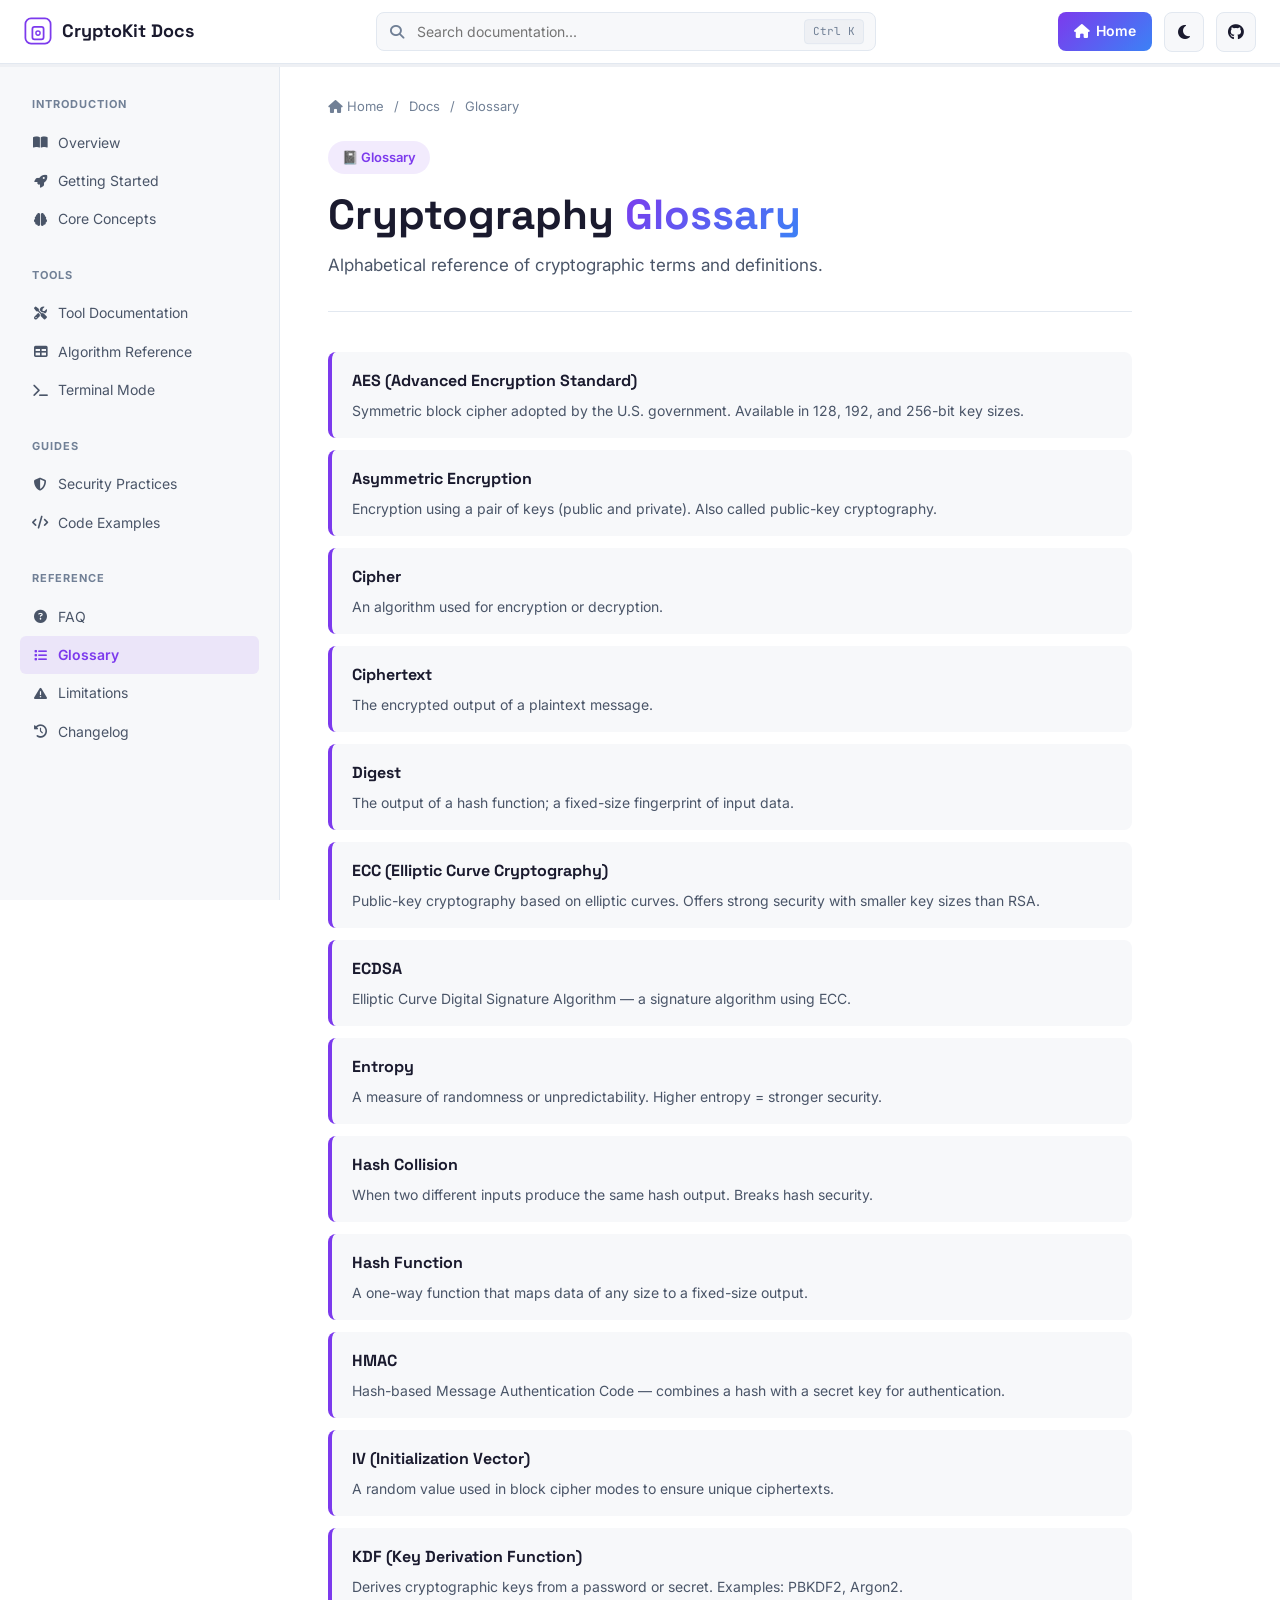
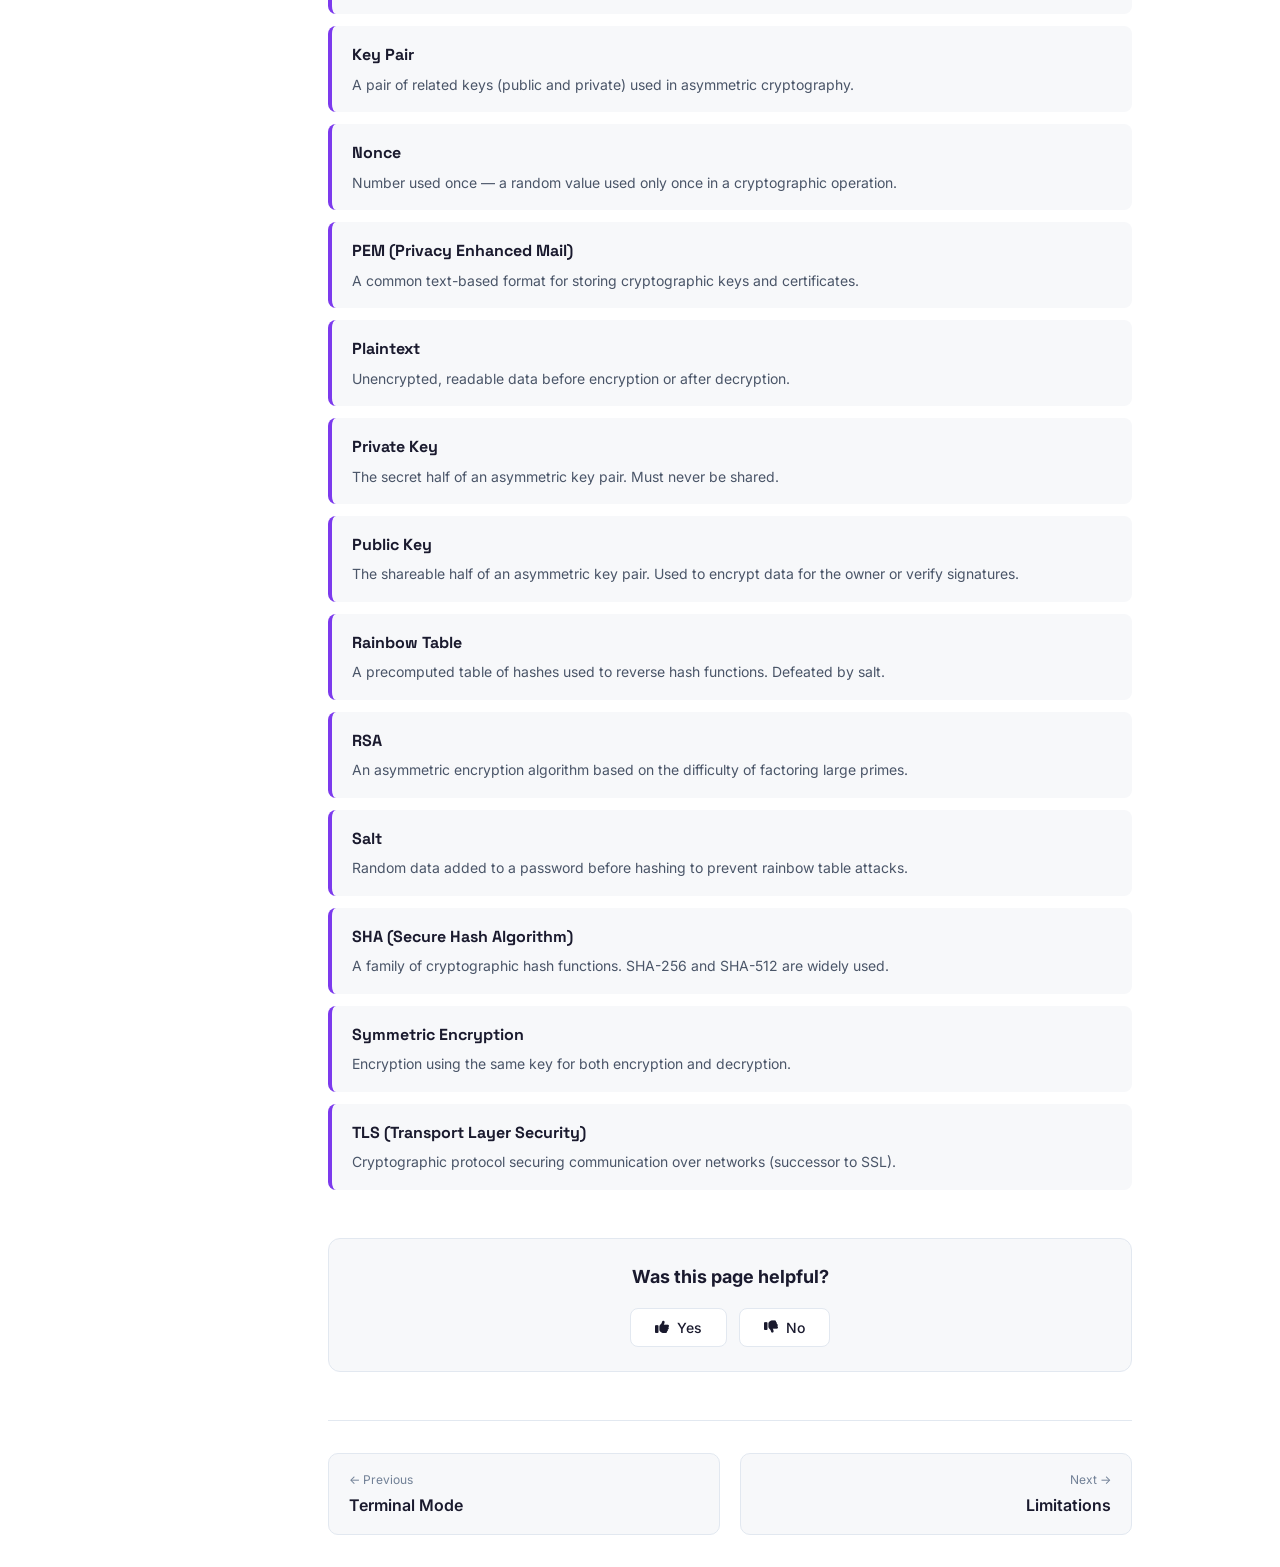
<file: glossary.html>
<!DOCTYPE html>
<html lang="en" data-theme="normal">
<head>
    <meta charset="UTF-8">
    <meta name="viewport" content="width=device-width, initial-scale=1.0">
    <title>Glossary - CryptoKit Docs</title>
    <link href="https://fonts.googleapis.com/css2?family=Space+Grotesk:wght@300;400;500;600;700&family=JetBrains+Mono:wght@400;500;700&family=Inter:wght@300;400;500;600&display=swap" rel="stylesheet">
    <link rel="stylesheet" href="https://cdnjs.cloudflare.com/ajax/libs/font-awesome/6.5.0/css/all.min.css">
    <link rel="stylesheet" href="docs-style.css">
    <style>
        .glossary-term {
            background: var(--bg-secondary);
            border-left: 4px solid var(--accent);
            padding: 16px 20px;
            margin: 12px 0;
            border-radius: 8px;
        }
        .glossary-term dt {
            font-weight: 700;
            font-size: 16px;
            color: var(--text-primary);
            margin-bottom: 6px;
            font-family: 'Space Grotesk', sans-serif;
        }
        .glossary-term dd {
            color: var(--text-secondary);
            font-size: 14px;
        }
    </style>
</head>
<body>
    <nav class="docs-navbar">
        <div class="docs-nav-left">
            <a href="index.html" class="docs-logo">
                <div class="docs-logo-icon">
                    <svg viewBox="0 0 40 40" width="28" height="28" fill="none">
                        <rect x="2" y="2" width="36" height="36" rx="8" stroke="currentColor" stroke-width="2.5"/>
                        <rect x="12" y="14" width="16" height="18" rx="3" stroke="currentColor" stroke-width="2.5"/>
                        <circle cx="20" cy="23" r="3" stroke="currentColor" stroke-width="2"/>
                    </svg>
                </div>
                <span>CryptoKit Docs</span>
            </a>
        </div>
        <div class="docs-nav-search">
            <i class="fas fa-search"></i>
            <input type="text" id="docsSearch" placeholder="Search documentation..." autocomplete="off">
            <kbd>Ctrl K</kbd>
            <div class="search-results" id="searchResults"></div>
        </div>
        <div class="docs-nav-right">
            <a href="index.html" class="nav-home-btn"><i class="fas fa-home"></i> Home</a>
            <button class="theme-toggle" id="themeToggle"><i class="fas fa-moon"></i></button>
            <a href="https://github.com" class="github-btn" target="_blank"><i class="fab fa-github"></i></a>
        </div>
    </nav>

    <div class="progress-bar"><div class="progress-fill"></div></div>

    <div class="docs-layout">
        <aside class="docs-sidebar">
            <div class="sidebar-section">
                <h3>Introduction</h3>
                <ul>
                    <li><a href="documentation.html"><i class="fas fa-book-open"></i> Overview</a></li>
                    <li><a href="getting-started.html"><i class="fas fa-rocket"></i> Getting Started</a></li>
                    <li><a href="core-concepts.html"><i class="fas fa-brain"></i> Core Concepts</a></li>
                </ul>
            </div>
            <div class="sidebar-section">
                <h3>Tools</h3>
                <ul>
                    <li><a href="tool-docs.html"><i class="fas fa-tools"></i> Tool Documentation</a></li>
                    <li><a href="algorithm-reference.html"><i class="fas fa-table"></i> Algorithm Reference</a></li>
                    <li><a href="terminal-docs.html"><i class="fas fa-terminal"></i> Terminal Mode</a></li>
                </ul>
            </div>
            <div class="sidebar-section">
                <h3>Guides</h3>
                <ul>
                    <li><a href="security-practices.html"><i class="fas fa-shield-alt"></i> Security Practices</a></li>
                    <li><a href="code-examples.html"><i class="fas fa-code"></i> Code Examples</a></li>
                </ul>
            </div>
            <div class="sidebar-section">
                <h3>Reference</h3>
                <ul>
                    <li><a href="faq.html"><i class="fas fa-question-circle"></i> FAQ</a></li>
                    <li><a href="glossary.html"><i class="fas fa-list"></i> Glossary</a></li>
                    <li><a href="limitations.html"><i class="fas fa-exclamation-triangle"></i> Limitations</a></li>
                    <li><a href="changelog.html"><i class="fas fa-history"></i> Changelog</a></li>
                </ul>
            </div>
        </aside>

        <main class="docs-main">
            <div class="breadcrumb">
                <a href="index.html"><i class="fas fa-home"></i> Home</a>
                <span>/</span>
                <a href="documentation.html">Docs</a>
                <span>/</span>
                <span>Glossary</span>
            </div>

            <div class="docs-hero">
                <div class="docs-badge">📓 Glossary</div>
                <h1>Cryptography <span class="gradient-text">Glossary</span></h1>
                <p>Alphabetical reference of cryptographic terms and definitions.</p>
            </div>

            <div class="docs-section">
                <dl>
                    <div class="glossary-term">
                        <dt>AES (Advanced Encryption Standard)</dt>
                        <dd>Symmetric block cipher adopted by the U.S. government. Available in 128, 192, and 256-bit key sizes.</dd>
                    </div>
                    <div class="glossary-term">
                        <dt>Asymmetric Encryption</dt>
                        <dd>Encryption using a pair of keys (public and private). Also called public-key cryptography.</dd>
                    </div>
                    <div class="glossary-term">
                        <dt>Cipher</dt>
                        <dd>An algorithm used for encryption or decryption.</dd>
                    </div>
                    <div class="glossary-term">
                        <dt>Ciphertext</dt>
                        <dd>The encrypted output of a plaintext message.</dd>
                    </div>
                    <div class="glossary-term">
                        <dt>Digest</dt>
                        <dd>The output of a hash function; a fixed-size fingerprint of input data.</dd>
                    </div>
                    <div class="glossary-term">
                        <dt>ECC (Elliptic Curve Cryptography)</dt>
                        <dd>Public-key cryptography based on elliptic curves. Offers strong security with smaller key sizes than RSA.</dd>
                    </div>
                    <div class="glossary-term">
                        <dt>ECDSA</dt>
                        <dd>Elliptic Curve Digital Signature Algorithm — a signature algorithm using ECC.</dd>
                    </div>
                    <div class="glossary-term">
                        <dt>Entropy</dt>
                        <dd>A measure of randomness or unpredictability. Higher entropy = stronger security.</dd>
                    </div>
                    <div class="glossary-term">
                        <dt>Hash Collision</dt>
                        <dd>When two different inputs produce the same hash output. Breaks hash security.</dd>
                    </div>
                    <div class="glossary-term">
                        <dt>Hash Function</dt>
                        <dd>A one-way function that maps data of any size to a fixed-size output.</dd>
                    </div>
                    <div class="glossary-term">
                        <dt>HMAC</dt>
                        <dd>Hash-based Message Authentication Code — combines a hash with a secret key for authentication.</dd>
                    </div>
                    <div class="glossary-term">
                        <dt>IV (Initialization Vector)</dt>
                        <dd>A random value used in block cipher modes to ensure unique ciphertexts.</dd>
                    </div>
                    <div class="glossary-term">
                        <dt>KDF (Key Derivation Function)</dt>
                        <dd>Derives cryptographic keys from a password or secret. Examples: PBKDF2, Argon2.</dd>
                    </div>
                    <div class="glossary-term">
                        <dt>Key Pair</dt>
                        <dd>A pair of related keys (public and private) used in asymmetric cryptography.</dd>
                    </div>
                    <div class="glossary-term">
                        <dt>Nonce</dt>
                        <dd>Number used once — a random value used only once in a cryptographic operation.</dd>
                    </div>
                    <div class="glossary-term">
                        <dt>PEM (Privacy Enhanced Mail)</dt>
                        <dd>A common text-based format for storing cryptographic keys and certificates.</dd>
                    </div>
                    <div class="glossary-term">
                        <dt>Plaintext</dt>
                        <dd>Unencrypted, readable data before encryption or after decryption.</dd>
                    </div>
                    <div class="glossary-term">
                        <dt>Private Key</dt>
                        <dd>The secret half of an asymmetric key pair. Must never be shared.</dd>
                    </div>
                    <div class="glossary-term">
                        <dt>Public Key</dt>
                        <dd>The shareable half of an asymmetric key pair. Used to encrypt data for the owner or verify signatures.</dd>
                    </div>
                    <div class="glossary-term">
                        <dt>Rainbow Table</dt>
                        <dd>A precomputed table of hashes used to reverse hash functions. Defeated by salt.</dd>
                    </div>
                    <div class="glossary-term">
                        <dt>RSA</dt>
                        <dd>An asymmetric encryption algorithm based on the difficulty of factoring large primes.</dd>
                    </div>
                    <div class="glossary-term">
                        <dt>Salt</dt>
                        <dd>Random data added to a password before hashing to prevent rainbow table attacks.</dd>
                    </div>
                    <div class="glossary-term">
                        <dt>SHA (Secure Hash Algorithm)</dt>
                        <dd>A family of cryptographic hash functions. SHA-256 and SHA-512 are widely used.</dd>
                    </div>
                    <div class="glossary-term">
                        <dt>Symmetric Encryption</dt>
                        <dd>Encryption using the same key for both encryption and decryption.</dd>
                    </div>
                    <div class="glossary-term">
                        <dt>TLS (Transport Layer Security)</dt>
                        <dd>Cryptographic protocol securing communication over networks (successor to SSL).</dd>
                    </div>
                </dl>
            </div>

            <div class="feedback-box">
                <h3>Was this page helpful?</h3>
                <div class="feedback-buttons">
                    <button class="feedback-btn" onclick="submitFeedback('yes')"><i class="fas fa-thumbs-up"></i> Yes</button>
                    <button class="feedback-btn" onclick="submitFeedback('no')"><i class="fas fa-thumbs-down"></i> No</button>
                </div>
            </div>

            <div class="docs-footer-nav">
                <a href="terminal-docs.html" class="nav-prev">
                    <span class="nav-label">← Previous</span>
                    <span class="nav-title">Terminal Mode</span>
                </a>
                <a href="limitations.html" class="nav-next">
                    <span class="nav-label">Next →</span>
                    <span class="nav-title">Limitations</span>
                </a>
            </div>
        </main>
    </div>

    <button class="scroll-top" id="scrollTop"><i class="fas fa-chevron-up"></i></button>
    <script src="docs-script.js"></script>
</body>
</html>
</file>
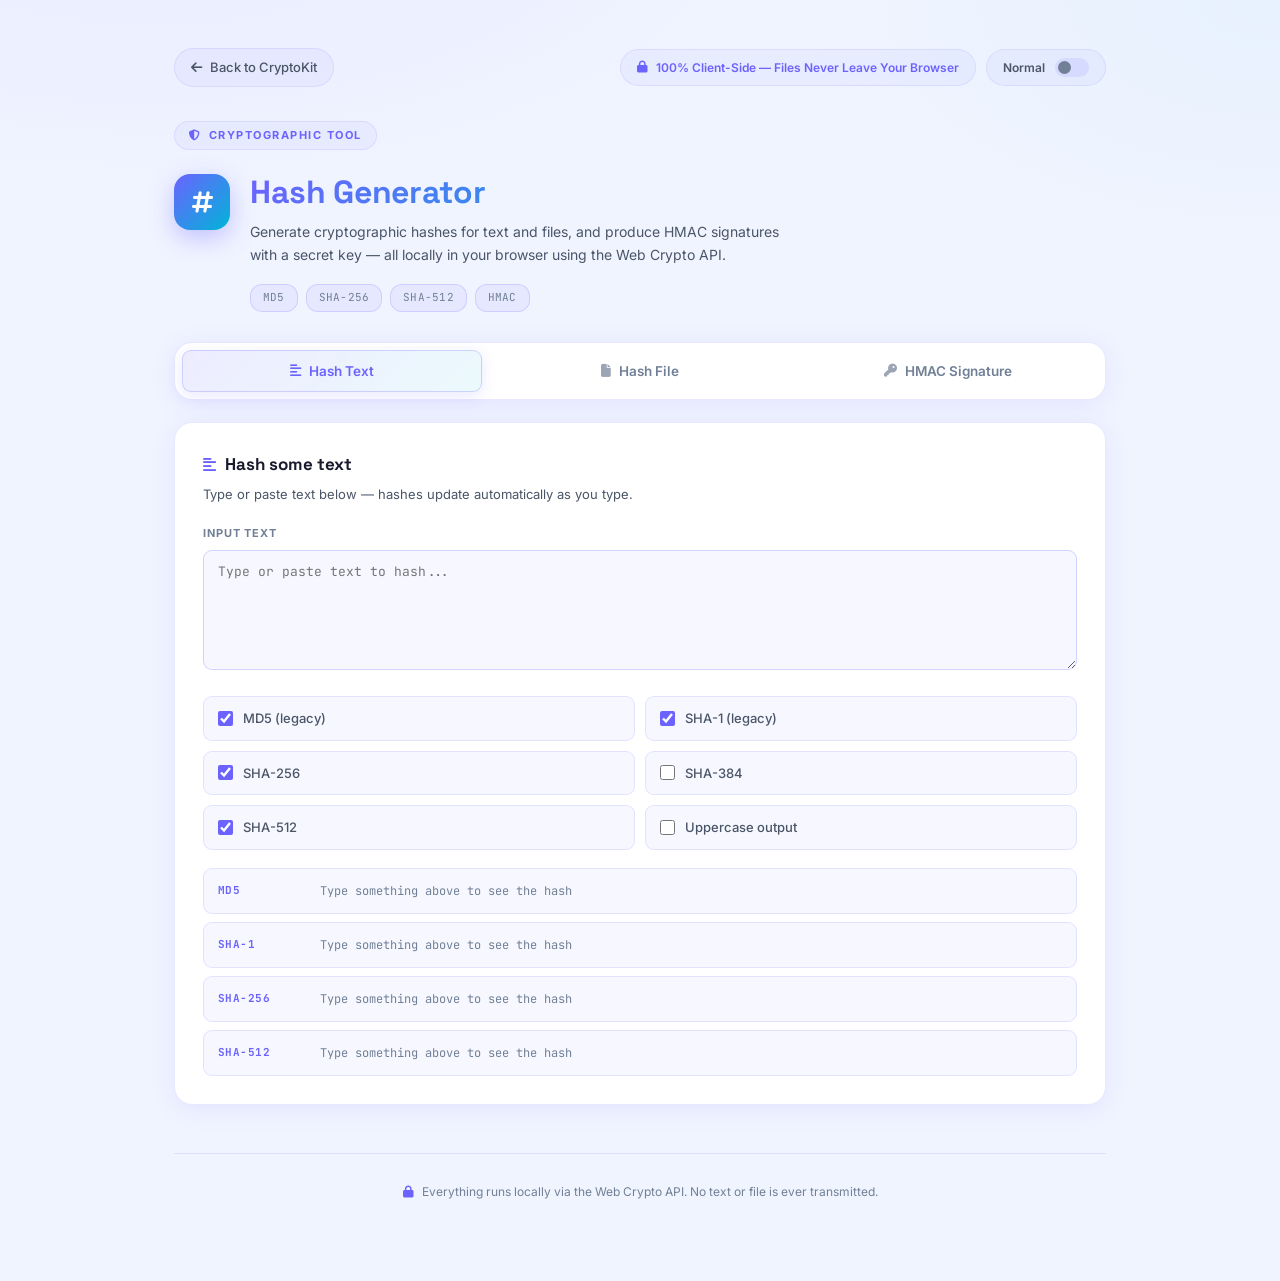
<file: hash-generator.html>
<!DOCTYPE html>
<html lang="en" data-theme="normal">
<head>
<meta charset="UTF-8">
<meta name="viewport" content="width=device-width, initial-scale=1.0">
<title>Hash Generator — CryptoKit</title>
<link rel="preconnect" href="https://fonts.googleapis.com">
<link href="https://fonts.googleapis.com/css2?family=Space+Grotesk:wght@500;600;700&family=Inter:wght@400;500;600&family=JetBrains+Mono:wght@400;500;600&family=Share+Tech+Mono&display=swap" rel="stylesheet">
<link rel="stylesheet" href="https://cdnjs.cloudflare.com/ajax/libs/font-awesome/6.5.1/css/all.min.css">
<style>

/* ═══════════════════════════════════════════
   THEME VARIABLES — NORMAL MODE
═══════════════════════════════════════════ */
[data-theme="normal"] {
    --bg-0:             #F0F4FF;
    --surface:          #FFFFFF;
    --surface-soft:     #F7F8FF;
    --surface-hover:    #F0F2FF;
    --border:           rgba(108, 99, 255, 0.15);
    --border-strong:    rgba(108, 99, 255, 0.25);
    --ink:              #1A1A2E;
    --ink-soft:         #4A5568;
    --ink-faint:        #718096;
    --accent-1:         #6C63FF;
    --accent-2:         #00B4D8;
    --accent-soft:      rgba(108, 99, 255, 0.08);
    --primary-rgb:      108, 99, 255;
    --secondary-rgb:    0, 180, 216;
    --glass:            rgba(108, 99, 255, 0.05);
    --glass-border:     rgba(108, 99, 255, 0.12);
    --good:             #06D6A0;
    --good-bg:          rgba(6, 214, 160, 0.1);
    --warn:             #FBBF77;
    --warn-bg:          rgba(251, 191, 119, 0.12);
    --bad:              #FF4D6A;
    --bad-bg:           rgba(255, 77, 106, 0.12);
    --radius-lg:        18px;
    --radius-md:        12px;
    --radius-sm:        9px;
    --radius-xs:        7px;
    --font-display:     'Space Grotesk', sans-serif;
    --font-body:        'Inter', sans-serif;
    --font-mono:        'JetBrains Mono', monospace;
    --shadow-main:      0 4px 24px rgba(108, 99, 255, 0.1);
    --shadow-hover:     0 12px 40px rgba(108, 99, 255, 0.2);
    --shadow-btn:       0 4px 15px rgba(108, 99, 255, 0.3);
    --shadow-icon:      0 8px 24px rgba(108, 99, 255, 0.35);
    --gradient-primary: linear-gradient(135deg, #6C63FF, #00B4D8);
    --gradient-text:    linear-gradient(135deg, #6C63FF, #00B4D8);
    --tab-active-bg:    linear-gradient(135deg, rgba(108,99,255,0.12), rgba(0,180,216,0.08));
    --tab-active-shadow:0 4px 15px rgba(108, 99, 255, 0.15);
    --dz-border:        rgba(108, 99, 255, 0.25);
    --dz-hover-border:  #6C63FF;
    --dz-hover-bg:      rgba(108, 99, 255, 0.06);
    --scrollbar:        #6C63FF;
    --tag-bg:           rgba(108, 99, 255, 0.08);
    --tag-border:       rgba(108, 99, 255, 0.2);
}

/* ═══════════════════════════════════════════
   THEME VARIABLES — HACKER MODE
═══════════════════════════════════════════ */
[data-theme="hacker"] {
    --bg-0:             #000000;
    --surface:          #050505;
    --surface-soft:     #0A0A0A;
    --surface-hover:    #0D1A0D;
    --border:           rgba(0, 255, 65, 0.15);
    --border-strong:    rgba(0, 255, 65, 0.3);
    --ink:              #00FF41;
    --ink-soft:         #00CC33;
    --ink-faint:        #006611;
    --accent-1:         #00FF41;
    --accent-2:         #39FF14;
    --accent-soft:      rgba(0, 255, 65, 0.08);
    --primary-rgb:      0, 255, 65;
    --secondary-rgb:    57, 255, 20;
    --glass:            rgba(0, 255, 65, 0.03);
    --glass-border:     rgba(0, 255, 65, 0.15);
    --good:             #00FF41;
    --good-bg:          rgba(0, 255, 65, 0.08);
    --warn:             #FFD700;
    --warn-bg:          rgba(255, 215, 0, 0.1);
    --bad:              #FF0040;
    --bad-bg:           rgba(255, 0, 64, 0.12);
    --radius-lg:        18px;
    --radius-md:        12px;
    --radius-sm:        9px;
    --radius-xs:        7px;
    --font-display:     'Share Tech Mono', monospace;
    --font-body:        'Share Tech Mono', monospace;
    --font-mono:        'Share Tech Mono', monospace;
    --shadow-main:      0 0 20px rgba(0, 255, 65, 0.05);
    --shadow-hover:     0 0 30px rgba(0, 255, 65, 0.1);
    --shadow-btn:       0 0 15px rgba(0, 255, 65, 0.2);
    --shadow-icon:      0 0 20px rgba(0, 255, 65, 0.4);
    --gradient-primary: linear-gradient(135deg, #00FF41, #39FF14);
    --gradient-text:    linear-gradient(135deg, #00FF41, #00FFFF);
    --tab-active-bg:    rgba(0, 255, 65, 0.07);
    --tab-active-shadow:0 0 20px rgba(0, 255, 65, 0.2);
    --dz-border:        rgba(0, 255, 65, 0.25);
    --dz-hover-border:  #00FF41;
    --dz-hover-bg:      rgba(0, 255, 65, 0.05);
    --scrollbar:        #00FF41;
    --tag-bg:           rgba(0, 255, 65, 0.05);
    --tag-border:       rgba(0, 255, 65, 0.15);
}

/* ═══════════════════════════════════════════
   RESET & BASE
═══════════════════════════════════════════ */
*, *::before, *::after {
    box-sizing: border-box;
    margin: 0;
    padding: 0;
}

html { scroll-behavior: smooth; }

body {
    font-family: var(--font-body);
    background: var(--bg-0);
    color: var(--ink);
    min-height: 100vh;
    line-height: 1.6;
    -webkit-font-smoothing: antialiased;
    overflow-x: hidden;
    transition: background-color 0.5s, color 0.5s;
}

[data-theme="normal"] body {
    background-image:
        radial-gradient(ellipse 1100px 500px at 12% -8%, rgba(108,99,255,0.06), transparent 60%),
        radial-gradient(ellipse 900px 500px at 100% 0%, rgba(0,180,216,0.04), transparent 55%);
}

[data-theme="hacker"] body {
    background-image:
        radial-gradient(ellipse 900px 500px at 15% -5%, rgba(0,255,65,0.04), transparent 60%),
        radial-gradient(ellipse 700px 500px at 100% 10%, rgba(57,255,20,0.03), transparent 60%);
}

/* Hacker Mode — Animated Grid */
[data-theme="hacker"] body::before {
    content: '';
    position: fixed;
    inset: 0;
    background-image:
        linear-gradient(rgba(0,255,65,0.04) 1px, transparent 1px),
        linear-gradient(90deg, rgba(0,255,65,0.04) 1px, transparent 1px);
    background-size: 40px 40px;
    z-index: 0;
    pointer-events: none;
    animation: gridMove 20s linear infinite;
}

@keyframes gridMove {
    0%   { background-position: 0 0; }
    100% { background-position: 40px 40px; }
}

/* Hacker Mode — CRT Scanlines */
[data-theme="hacker"] body::after {
    content: '';
    position: fixed;
    inset: 0;
    background: repeating-linear-gradient(
        0deg,
        transparent, transparent 2px,
        rgba(0,255,65,0.008) 2px,
        rgba(0,255,65,0.008) 4px
    );
    pointer-events: none;
    z-index: 9999;
}

::selection {
    background: rgba(var(--primary-rgb), 0.2);
    color: var(--accent-1);
}

a { text-decoration: none; color: inherit; }

/* ═══════════════════════════════════════════
   SCROLLBAR
═══════════════════════════════════════════ */
::-webkit-scrollbar { width: 5px; }
::-webkit-scrollbar-track { background: var(--bg-0); }
::-webkit-scrollbar-thumb { background: var(--scrollbar); border-radius: 3px; }

/* ═══════════════════════════════════════════
   LAYOUT
═══════════════════════════════════════════ */
.wrap {
    max-width: 980px;
    margin: 0 auto;
    padding: 48px 24px 80px;
    position: relative;
    z-index: 2;
}

/* ═══════════════════════════════════════════
   TOPBAR
═══════════════════════════════════════════ */
.topbar {
    display: flex;
    align-items: center;
    justify-content: space-between;
    margin-bottom: 34px;
    flex-wrap: wrap;
    gap: 12px;
}

.topbar-right {
    display: flex;
    gap: 10px;
    flex-wrap: wrap;
    align-items: center;
}

/* ═══════════════════════════════════════════
   PILL (shared base for topbar items)
═══════════════════════════════════════════ */
.pill {
    display: inline-flex;
    align-items: center;
    gap: 8px;
    background: var(--glass);
    border: 1px solid var(--glass-border);
    padding: 8px 16px;
    border-radius: 999px;
    font-size: 13px;
    font-weight: 500;
    color: var(--ink-soft);
    transition: all 0.3s ease;
    font-family: var(--font-body);
}

/* Back Pill (link) */
a.back-pill {
    color: var(--ink-soft);
    cursor: pointer;
    outline: none;
}

a.back-pill:hover {
    color: var(--accent-1);
    border-color: var(--accent-1);
    box-shadow: 0 0 12px rgba(var(--primary-rgb), 0.15);
    transform: translateX(-2px);
}

a.back-pill:active { transform: scale(0.97) translateX(-2px); }

a.back-pill:focus-visible {
    box-shadow: 0 0 0 3px rgba(var(--primary-rgb), 0.2);
    border-color: var(--accent-1);
}

a.back-pill i { transition: transform 0.2s ease; }
a.back-pill:hover i { transform: translateX(-3px); }

[data-theme="hacker"] a.back-pill {
    letter-spacing: 1px;
    text-transform: uppercase;
    font-size: 11px;
}

[data-theme="hacker"] a.back-pill:hover {
    box-shadow: 0 0 16px rgba(0,255,65,0.2);
    text-shadow: 0 0 8px rgba(0,255,65,0.4);
}

/* Lock Pill */
.lock-pill {
    color: var(--accent-1);
    font-weight: 600;
    font-size: 12px;
}

.lock-pill i { color: var(--accent-1); }

[data-theme="hacker"] .lock-pill {
    color: var(--accent-1);
    text-shadow: 0 0 6px rgba(0,255,65,0.3);
    letter-spacing: 1px;
    font-size: 11px;
}

/* ═══════════════════════════════════════════
   THEME TOGGLE
═══════════════════════════════════════════ */
.toggle-pill {
    gap: 10px;
    cursor: pointer;
    user-select: none;
}

.toggle-label {
    font-size: 12px;
    font-weight: 600;
    color: var(--ink-soft);
    white-space: nowrap;
    transition: all 0.3s;
}

[data-theme="hacker"] .toggle-label {
    color: var(--accent-1);
    letter-spacing: 1px;
    text-shadow: 0 0 6px rgba(0,255,65,0.3);
}

.switch {
    width: 34px;
    height: 19px;
    border-radius: 999px;
    background: var(--glass-border);
    position: relative;
    flex-shrink: 0;
    transition: all 0.3s ease;
}

.switch::after {
    content: '';
    position: absolute;
    top: 3px;
    left: 3px;
    width: 13px;
    height: 13px;
    border-radius: 50%;
    background: var(--ink-faint);
    transition: all 0.3s cubic-bezier(0.4, 0.0, 0.2, 1);
}

[data-theme="hacker"] .switch {
    background: rgba(0,255,65,0.2);
}

[data-theme="hacker"] .switch::after {
    left: 18px;
    background: var(--accent-1);
    box-shadow: 0 0 8px var(--accent-1);
}

[data-theme="hacker"] .pill {
    text-transform: uppercase;
    font-size: 11px;
    letter-spacing: 0.05em;
    background: rgba(0,255,65,0.03);
    box-shadow: 0 0 10px rgba(0,255,65,0.03);
}

/* ═══════════════════════════════════════════
   KICKER BADGE
═══════════════════════════════════════════ */
.kicker {
    display: inline-flex;
    align-items: center;
    gap: 7px;
    background: var(--glass);
    border: 1px solid var(--glass-border);
    padding: 5px 14px;
    border-radius: 999px;
    font-size: 11px;
    letter-spacing: 1.5px;
    color: var(--accent-1);
    font-weight: 700;
    margin-bottom: 24px;
    text-transform: uppercase;
    font-family: var(--font-body);
    transition: all 0.3s;
}

[data-theme="hacker"] .kicker {
    box-shadow: 0 0 12px rgba(0,255,65,0.08);
    text-shadow: 0 0 8px rgba(0,255,65,0.4);
    border-color: rgba(0,255,65,0.3);
}

/* ═══════════════════════════════════════════
   HERO HEADER
═══════════════════════════════════════════ */
.hero {
    display: flex;
    gap: 20px;
    align-items: flex-start;
    margin-bottom: 16px;
}

.hero-icon {
    width: 56px;
    height: 56px;
    border-radius: 16px;
    flex-shrink: 0;
    display: flex;
    align-items: center;
    justify-content: center;
    font-size: 24px;
    transition: all 0.3s ease;
}

[data-theme="normal"] .hero-icon {
    background: var(--gradient-primary);
    color: #fff;
    box-shadow: var(--shadow-icon);
}

[data-theme="hacker"] .hero-icon {
    background: transparent;
    border: 2px solid var(--accent-1);
    color: var(--accent-1);
    box-shadow: 0 0 20px rgba(0,255,65,0.25);
    animation: iconPulse 2s ease-in-out infinite;
}

@keyframes iconPulse {
    0%, 100% { box-shadow: 0 0 20px rgba(0,255,65,0.25); }
    50%      { box-shadow: 0 0 35px rgba(0,255,65,0.5); }
}

.hero h1 {
    font-family: var(--font-display);
    font-weight: 700;
    font-size: clamp(24px, 4vw, 32px);
    line-height: 1.15;
    margin: 0 0 10px 0;
    letter-spacing: -0.01em;
    transition: all 0.3s ease;
}

[data-theme="normal"] .hero h1 {
    background: var(--gradient-text);
    -webkit-background-clip: text;
    background-clip: text;
    -webkit-text-fill-color: transparent;
}

[data-theme="hacker"] .hero h1 {
    color: var(--accent-1);
    -webkit-text-fill-color: var(--accent-1);
    text-shadow: 0 0 15px rgba(0,255,65,0.4);
    letter-spacing: 2px;
    animation: titleGlitch 4s infinite;
}

@keyframes titleGlitch {
    0%, 85%, 100% { transform: translate(0); }
    86% { transform: translate(-2px, 1px); }
    87% { transform: translate(2px, -1px); }
    88% { transform: translate(-1px, 0); }
    89% { transform: translate(0); }
}

.hero p {
    margin: 0;
    color: var(--ink-soft);
    font-size: 14px;
    line-height: 1.6;
    max-width: 540px;
}

[data-theme="hacker"] .hero p { color: #B8FFB8; }

/* ═══════════════════════════════════════════
   TAG ROW
═══════════════════════════════════════════ */
.tag-row {
    display: flex;
    gap: 8px;
    flex-wrap: wrap;
    margin: 18px 0 30px 76px;
}

.tag {
    font-family: var(--font-mono);
    font-size: 11px;
    color: var(--ink-faint);
    background: var(--tag-bg);
    border: 1px solid var(--tag-border);
    padding: 4px 12px;
    border-radius: 12px;
    letter-spacing: 0.02em;
    transition: all 0.3s;
}

[data-theme="hacker"] .tag {
    color: rgba(0,255,65,0.4);
}

/* ═══════════════════════════════════════════
   MODE TABS
═══════════════════════════════════════════ */
.tabs {
    display: flex;
    gap: 8px;
    margin-bottom: 22px;
    background: var(--surface);
    padding: 7px;
    border-radius: var(--radius-lg);
    border: 1px solid var(--border);
    box-shadow: var(--shadow-main);
    transition: all 0.3s;
}

[data-theme="hacker"] .tabs {
    background: rgba(5,5,5,0.9);
    border-color: rgba(0,255,65,0.15);
    box-shadow: 0 0 20px rgba(0,255,65,0.03);
}

.tab {
    flex: 1;
    display: flex;
    align-items: center;
    justify-content: center;
    gap: 8px;
    padding: 12px 14px;
    border-radius: var(--radius-sm);
    cursor: pointer;
    font-size: 13.5px;
    font-weight: 600;
    color: var(--ink-faint);
    border: 1px solid transparent;
    background: transparent;
    font-family: var(--font-body);
    transition: all 0.25s ease;
    position: relative;
    overflow: hidden;
    user-select: none;
}

.tab i { font-size: 13px; opacity: 0.7; }

[data-theme="normal"] .tab.active {
    background: var(--tab-active-bg);
    color: var(--accent-1);
    border-color: rgba(108,99,255,0.25);
    box-shadow: var(--tab-active-shadow);
}

[data-theme="normal"] .tab.active i { opacity: 1; }

[data-theme="hacker"] .tab.active {
    background: var(--tab-active-bg);
    color: var(--accent-1);
    border-color: rgba(0,255,65,0.3);
    box-shadow: var(--tab-active-shadow);
    text-shadow: 0 0 8px rgba(0,255,65,0.4);
    letter-spacing: 1px;
}

[data-theme="hacker"] .tab.active i { opacity: 1; }

.tab:not(.active):hover {
    color: var(--ink-soft);
    background: var(--glass);
}

[data-theme="hacker"] .tab:not(.active):hover {
    background: rgba(0,255,65,0.03);
    color: rgba(0,255,65,0.6);
}

/* Tab panel animation */
.tab-panel { animation: fadeSlideIn 0.3s ease; }

@keyframes fadeSlideIn {
    from { opacity: 0; transform: translateY(8px); }
    to   { opacity: 1; transform: translateY(0); }
}

/* ═══════════════════════════════════════════
   PANELS / CARDS
═══════════════════════════════════════════ */
.panel {
    background: var(--surface);
    border: 1px solid var(--border);
    border-radius: var(--radius-lg);
    padding: 28px;
    box-shadow: var(--shadow-main);
    transition: all 0.3s;
    position: relative;
    overflow: hidden;
}

.panel + .panel { margin-top: 20px; }

/* Top accent line on hover */
.panel::before {
    content: '';
    position: absolute;
    top: 0; left: 0; right: 0;
    height: 2px;
    opacity: 0;
    transition: opacity 0.4s;
}

[data-theme="normal"] .panel::before {
    background: linear-gradient(90deg, #6C63FF, #00B4D8);
}

[data-theme="hacker"] .panel::before {
    background: linear-gradient(90deg, #00FF41, #00FFFF);
    box-shadow: 0 0 10px #00FF41;
}

.panel:hover::before { opacity: 1; }

[data-theme="hacker"] .panel {
    background: #050505;
    border-color: rgba(0,255,65,0.12);
    box-shadow: 0 0 20px rgba(0,255,65,0.02);
}

[data-theme="hacker"] .panel:hover {
    border-color: rgba(0,255,65,0.25);
    box-shadow: 0 0 30px rgba(0,255,65,0.06);
}

.panel-head {
    display: flex;
    align-items: center;
    gap: 9px;
    margin-bottom: 6px;
}

.panel-head i {
    color: var(--accent-1);
    font-size: 15px;
    flex-shrink: 0;
}

.panel-head h2 {
    font-family: var(--font-display);
    font-size: 17px;
    margin: 0;
    font-weight: 700;
    color: var(--ink);
    transition: all 0.3s;
}

[data-theme="hacker"] .panel-head h2 {
    text-shadow: 0 0 10px rgba(0,255,65,0.2);
    letter-spacing: 1px;
}

.panel-sub {
    color: var(--ink-soft);
    font-size: 13px;
    margin: 0 0 20px 0;
    line-height: 1.6;
}

[data-theme="hacker"] .panel-sub { color: rgba(0,255,65,0.5); }

/* ═══════════════════════════════════════════
   FORM FIELDS & INPUTS
═══════════════════════════════════════════ */
.field { margin-bottom: 18px; }

.field label {
    display: flex;
    justify-content: space-between;
    font-size: 11px;
    font-weight: 700;
    text-transform: uppercase;
    letter-spacing: 0.08em;
    color: var(--ink-faint);
    margin-bottom: 8px;
    font-family: var(--font-body);
}

[data-theme="hacker"] .field label {
    color: rgba(0,255,65,0.6);
    letter-spacing: 2px;
}

select,
input[type="text"],
input[type="password"],
textarea {
    width: 100%;
    padding: 11px 14px;
    border-radius: var(--radius-sm);
    border: 1px solid var(--border-strong);
    background: var(--surface-soft);
    font-size: 13px;
    font-family: var(--font-mono);
    color: var(--ink);
    outline: none;
    transition: all 0.25s ease;
}

select option {
    background: var(--surface);
    color: var(--ink);
}

[data-theme="hacker"] select,
[data-theme="hacker"] input[type="text"],
[data-theme="hacker"] input[type="password"],
[data-theme="hacker"] textarea {
    background: #000;
    border-color: rgba(0,255,65,0.2);
    caret-color: var(--accent-1);
}

[data-theme="hacker"] input::placeholder,
[data-theme="hacker"] textarea::placeholder {
    color: rgba(0,255,65,0.25);
}

select:focus,
input:focus,
textarea:focus {
    border-color: var(--accent-1);
    background: var(--surface);
    box-shadow: 0 0 0 3px rgba(var(--primary-rgb), 0.12);
}

[data-theme="hacker"] select:focus,
[data-theme="hacker"] input:focus,
[data-theme="hacker"] textarea:focus {
    box-shadow: 0 0 0 3px rgba(0,255,65,0.08), 0 0 15px rgba(0,255,65,0.06);
}

textarea {
    font-family: var(--font-mono);
    font-size: 13px;
    min-height: 120px;
    resize: vertical;
    line-height: 1.6;
}

.field-row { display: grid; grid-template-columns: 1fr 1fr; gap: 18px; }
.hint {
    font-size: 12px;
    color: var(--ink-faint);
    margin-top: 6px;
}

/* ═══════════════════════════════════════════
   CHECKBOX GRID
═══════════════════════════════════════════ */
.check-grid {
    display: grid;
    grid-template-columns: repeat(2, 1fr);
    gap: 10px;
    margin-bottom: 6px;
}

.check {
    display: flex;
    align-items: center;
    gap: 10px;
    padding: 11px 14px;
    border: 1px solid var(--border);
    border-radius: var(--radius-sm);
    background: var(--surface-soft);
    font-size: 13px;
    font-weight: 500;
    cursor: pointer;
    user-select: none;
    transition: all 0.2s ease;
    color: var(--ink-soft);
}

.check:hover {
    border-color: var(--border-strong);
    background: var(--surface-hover);
}

[data-theme="hacker"] .check:hover {
    border-color: rgba(0,255,65,0.3);
    background: rgba(0,255,65,0.04);
}

.check input {
    accent-color: var(--accent-1);
    width: 15px;
    height: 15px;
}

/* ═══════════════════════════════════════════
   BUTTONS
═══════════════════════════════════════════ */
.btn-row { display: flex; gap: 10px; flex-wrap: wrap; margin-top: 6px; }

.btn {
    display: inline-flex;
    align-items: center;
    gap: 8px;
    padding: 10px 18px;
    border-radius: var(--radius-sm);
    font-size: 13px;
    font-weight: 600;
    font-family: var(--font-body);
    cursor: pointer;
    border: 1px solid var(--border-strong);
    background: var(--surface-soft);
    color: var(--ink);
    transition: all 0.25s ease;
    position: relative;
    overflow: hidden;
}

.btn:hover {
    border-color: var(--accent-1);
    color: var(--accent-1);
    box-shadow: 0 0 12px rgba(var(--primary-rgb), 0.12);
    transform: translateY(-1px);
}

.btn:active { transform: scale(0.98); }

[data-theme="hacker"] .btn {
    background: transparent;
    border-color: rgba(0,255,65,0.25);
    color: var(--ink-soft);
    letter-spacing: 1px;
    text-transform: uppercase;
    font-size: 11px;
}

[data-theme="hacker"] .btn:hover {
    border-color: var(--accent-1);
    color: var(--accent-1);
    box-shadow: 0 0 15px rgba(0,255,65,0.12);
    text-shadow: 0 0 8px rgba(0,255,65,0.4);
}

.btn-primary {
    background: var(--gradient-primary);
    border: none;
    color: #fff;
    font-weight: 700;
    box-shadow: var(--shadow-btn);
}

[data-theme="hacker"] .btn-primary {
    color: #000;
    letter-spacing: 2px;
}

.btn-primary:hover {
    filter: brightness(1.1);
    color: #fff;
    transform: translateY(-2px);
    box-shadow: 0 8px 25px rgba(var(--primary-rgb), 0.35);
    border: none;
}

[data-theme="hacker"] .btn-primary:hover {
    color: #000;
}

.btn-primary:disabled {
    opacity: 0.45;
    cursor: not-allowed;
    filter: none;
    transform: none;
    box-shadow: none;
}

/* ═══════════════════════════════════════════
   DROPZONE
═══════════════════════════════════════════ */
.dropzone {
    border: 1.5px dashed var(--dz-border);
    border-radius: var(--radius-md);
    padding: 40px 24px;
    text-align: center;
    background: var(--surface-soft);
    margin-top: 6px;
    transition: all 0.3s ease;
    cursor: pointer;
    position: relative;
    overflow: hidden;
}

.dropzone::before {
    content: '';
    position: absolute;
    inset: 0;
    background: radial-gradient(circle at 50% 50%, rgba(var(--primary-rgb),0.05), transparent 70%);
    opacity: 0;
    transition: opacity 0.3s;
}

.dropzone:hover::before,
.dropzone.drag::before { opacity: 1; }

.dropzone:hover,
.dropzone.drag {
    border-color: var(--dz-hover-border);
    background: var(--dz-hover-bg);
}

[data-theme="normal"] .dropzone:hover,
[data-theme="normal"] .dropzone.drag {
    box-shadow: 0 0 0 4px rgba(108,99,255,0.08);
}

[data-theme="hacker"] .dropzone:hover,
[data-theme="hacker"] .dropzone.drag {
    box-shadow: 0 0 30px rgba(0,255,65,0.08);
}

.dropzone .dz-icon {
    font-size: 28px;
    color: var(--ink-faint);
    display: block;
    margin-bottom: 12px;
    position: relative;
    transition: all 0.3s;
}

.dropzone:hover .dz-icon,
.dropzone.drag .dz-icon {
    color: var(--accent-1);
    transform: translateY(-3px);
}

[data-theme="hacker"] .dropzone:hover .dz-icon {
    text-shadow: 0 0 12px rgba(0,255,65,0.6);
}

.dropzone h3 {
    margin: 0 0 4px 0;
    font-size: 14px;
    font-weight: 600;
    color: var(--ink);
    position: relative;
}

.dropzone p {
    margin: 0 0 16px 0;
    color: var(--ink-faint);
    font-size: 12px;
    position: relative;
}

[data-theme="hacker"] .dropzone p { color: rgba(0,255,65,0.4); }

/* ═══════════════════════════════════════════
   HASH OUTPUT ROWS
═══════════════════════════════════════════ */
.hash-list {
    margin-top: 18px;
    display: flex;
    flex-direction: column;
    gap: 8px;
}

.hash-row {
    display: flex;
    align-items: center;
    gap: 12px;
    border: 1px solid var(--border);
    border-radius: var(--radius-sm);
    padding: 13px 14px;
    background: var(--surface-soft);
    transition: all 0.2s;
}

.hash-row:hover {
    border-color: var(--border-strong);
    box-shadow: var(--shadow-main);
}

[data-theme="hacker"] .hash-row:hover {
    border-color: rgba(0,255,65,0.25);
    box-shadow: 0 0 12px rgba(0,255,65,0.04);
}

.hash-row .algo {
    flex-shrink: 0;
    width: 90px;
    font-size: 11px;
    font-weight: 700;
    color: var(--accent-1);
    letter-spacing: 0.04em;
    font-family: var(--font-mono);
    text-transform: uppercase;
}

[data-theme="hacker"] .hash-row .algo {
    text-shadow: 0 0 6px rgba(0,255,65,0.3);
}

.hash-row .hex {
    flex: 1;
    min-width: 0;
    font-family: var(--font-mono);
    font-size: 12px;
    color: var(--ink);
    word-break: break-all;
    line-height: 1.5;
}

[data-theme="hacker"] .hash-row .hex {
    text-shadow: 0 0 4px rgba(0,255,65,0.15);
}

.hash-row .hex.placeholder { color: var(--ink-faint); }

.copy-btn {
    font-size: 11px;
    font-weight: 700;
    color: var(--accent-1);
    background: none;
    border: 1px solid transparent;
    cursor: pointer;
    padding: 5px 10px;
    border-radius: var(--radius-xs);
    flex-shrink: 0;
    font-family: var(--font-body);
    letter-spacing: 0.03em;
    transition: all 0.2s;
}

.copy-btn:hover {
    background: var(--accent-soft);
    border-color: var(--border);
}

[data-theme="hacker"] .copy-btn {
    text-transform: uppercase;
    letter-spacing: 1px;
    font-size: 10px;
}

[data-theme="hacker"] .copy-btn:hover {
    border-color: var(--accent-1);
    box-shadow: 0 0 8px rgba(0,255,65,0.12);
    text-shadow: 0 0 6px rgba(0,255,65,0.4);
}

/* ═══════════════════════════════════════════
   STATUS MESSAGES
═══════════════════════════════════════════ */
.status {
    display: flex;
    align-items: flex-start;
    gap: 10px;
    border-radius: var(--radius-sm);
    padding: 14px 16px;
    margin-top: 18px;
    font-size: 13px;
    line-height: 1.5;
    border: 1px solid transparent;
    animation: fadeSlideIn 0.3s ease;
}

.status i { flex-shrink: 0; margin-top: 2px; font-size: 15px; }
.status strong { display: block; margin-bottom: 2px; font-weight: 700; }

.status-good {
    background: var(--good-bg);
    color: var(--good);
    border-color: rgba(var(--primary-rgb), 0.1);
}

[data-theme="hacker"] .status-good {
    border-color: var(--good);
    box-shadow: 0 0 15px rgba(0,255,65,0.08);
    text-shadow: 0 0 6px rgba(0,255,65,0.3);
}

.status-bad {
    background: var(--bad-bg);
    color: var(--bad);
}

[data-theme="hacker"] .status-bad {
    border-color: var(--bad);
    box-shadow: 0 0 15px rgba(255,0,64,0.1);
}

.status-warn {
    background: var(--warn-bg);
    color: var(--warn);
}

[data-theme="hacker"] .status-warn {
    border-color: var(--warn);
    box-shadow: 0 0 10px rgba(255,215,0,0.08);
}

/* ═══════════════════════════════════════════
   FILE INFO ROW
═══════════════════════════════════════════ */
.file-info {
    display: flex;
    align-items: center;
    gap: 12px;
    border: 1px solid var(--border);
    border-radius: var(--radius-sm);
    padding: 12px 14px;
    background: var(--surface-soft);
    margin-top: 16px;
    transition: all 0.2s;
}

.file-info:hover {
    border-color: var(--border-strong);
    box-shadow: var(--shadow-main);
}

.file-info .fi-icon {
    width: 34px;
    height: 34px;
    border-radius: 9px;
    background: rgba(var(--primary-rgb), 0.1);
    color: var(--accent-1);
    display: flex;
    align-items: center;
    justify-content: center;
    font-size: 14px;
    flex-shrink: 0;
}

[data-theme="hacker"] .file-info .fi-icon {
    background: rgba(0,255,65,0.07);
    box-shadow: 0 0 8px rgba(0,255,65,0.06);
}

.file-info .n {
    font-size: 13px;
    font-weight: 600;
    color: var(--ink);
}

.file-info .s {
    font-size: 11px;
    color: var(--ink-faint);
    font-family: var(--font-mono);
    margin-top: 2px;
}

/* ═══════════════════════════════════════════
   FOOTER
═══════════════════════════════════════════ */
.footnote {
    text-align: center;
    color: var(--ink-faint);
    font-size: 12px;
    margin-top: 48px;
    padding-top: 28px;
    border-top: 1px solid var(--border);
    display: flex;
    align-items: center;
    justify-content: center;
    gap: 8px;
    flex-wrap: wrap;
}

.footnote i { color: var(--accent-1); }

[data-theme="hacker"] .footnote {
    border-color: rgba(0,255,65,0.1);
    color: rgba(0,255,65,0.4);
    text-shadow: 0 0 5px rgba(0,255,65,0.1);
    letter-spacing: 1px;
}

/* ═══════════════════════════════════════════
   UTILITY
═══════════════════════════════════════════ */
input[type="file"] { display: none; }

/* ═══════════════════════════════════════════
   RESPONSIVE
═══════════════════════════════════════════ */
@media (max-width: 640px) {
    .wrap { padding: 24px 16px 60px; }
    .topbar { flex-direction: column; align-items: stretch; }
    .topbar-right { flex-wrap: wrap; }
    .tabs { flex-direction: column; gap: 4px; }
    .tab { justify-content: flex-start; padding: 11px 14px; }
    .field-row { grid-template-columns: 1fr; }
    .check-grid { grid-template-columns: 1fr; }
    .tag-row { margin-left: 0; }
    .hero { flex-direction: column; }
    .panel { padding: 20px 16px; }
}

@media (max-width: 480px) {
    .lock-pill { font-size: 10px; }
    .toggle-label { display: none; }
}

</style>
</head>
<body>
<div class="wrap">

    <!-- ══════════════ TOPBAR ══════════════ -->
    <div class="topbar">
        <a class="pill back-pill" id="homeBtn" href="index.html" title="Back to CryptoKit">
            <i class="fa-solid fa-arrow-left"></i> Back to CryptoKit
        </a>
        <div class="topbar-right">
            <div class="pill lock-pill">
                <i class="fa-solid fa-lock"></i>
                100% Client-Side — Files Never Leave Your Browser
            </div>
            <div class="pill toggle-pill" id="themeToggle">
                <span class="toggle-label" id="themeText">Normal</span>
                <span class="switch"></span>
            </div>
        </div>
    </div>

    <!-- ══════════════ KICKER ══════════════ -->
    <div class="kicker">
        <i class="fa-solid fa-shield-halved"></i>
        Cryptographic Tool
    </div>

    <!-- ══════════════ HERO ══════════════ -->
    <div class="hero">
        <div class="hero-icon">
            <i class="fa-solid fa-hashtag"></i>
        </div>
        <div>
            <h1>Hash Generator</h1>
            <p>Generate cryptographic hashes for text and files, and produce HMAC signatures with a secret key — all locally in your browser using the Web Crypto API.</p>
        </div>
    </div>

    <!-- ══════════════ TAGS ══════════════ -->
    <div class="tag-row">
        <span class="tag">MD5</span>
        <span class="tag">SHA-256</span>
        <span class="tag">SHA-512</span>
        <span class="tag">HMAC</span>
    </div>

    <!-- ══════════════ TABS ══════════════ -->
    <div class="tabs">
        <button class="tab active" data-tab="text">
            <i class="fa-solid fa-align-left"></i> Hash Text
        </button>
        <button class="tab" data-tab="file">
            <i class="fa-solid fa-file"></i> Hash File
        </button>
        <button class="tab" data-tab="hmac">
            <i class="fa-solid fa-key"></i> HMAC Signature
        </button>
    </div>

    <!-- ══════════════ HASH TEXT ══════════════ -->
    <div class="tab-panel" id="panel-text">
        <div class="panel">
            <div class="panel-head">
                <i class="fa-solid fa-align-left"></i>
                <h2>Hash some text</h2>
            </div>
            <p class="panel-sub">Type or paste text below — hashes update automatically as you type.</p>

            <div class="field">
                <label for="textInput">Input Text</label>
                <textarea id="textInput" placeholder="Type or paste text to hash..."></textarea>
            </div>

            <div class="check-grid">
                <label class="check"><input type="checkbox" id="algoMD5" checked> MD5 (legacy)</label>
                <label class="check"><input type="checkbox" id="algoSHA1" checked> SHA-1 (legacy)</label>
                <label class="check"><input type="checkbox" id="algoSHA256" checked> SHA-256</label>
                <label class="check"><input type="checkbox" id="algoSHA384"> SHA-384</label>
                <label class="check"><input type="checkbox" id="algoSHA512" checked> SHA-512</label>
                <label class="check"><input type="checkbox" id="uppercaseOut"> Uppercase output</label>
            </div>

            <div class="hash-list" id="textHashList"></div>
        </div>
    </div>

    <!-- ══════════════ HASH FILE ══════════════ -->
    <div class="tab-panel" id="panel-file" style="display:none;">
        <div class="panel">
            <div class="panel-head">
                <i class="fa-solid fa-file-shield"></i>
                <h2>Hash a file</h2>
            </div>
            <p class="panel-sub">Drop a file to compute its fingerprint in every common algorithm. Nothing leaves this page.</p>

            <div class="dropzone" id="fileDropzone">
                <i class="fa-solid fa-cloud-arrow-up dz-icon"></i>
                <h3>Drag & drop a file here</h3>
                <p>or use the button below</p>
                <div class="btn-row" style="justify-content:center;">
                    <button class="btn" id="chooseFileBtn"><i class="fa-solid fa-folder-open"></i> Choose File</button>
                </div>
                <input type="file" id="fileInput">
            </div>

            <div id="fileInfoBox"></div>
            <div class="hash-list" id="fileHashList"></div>
        </div>
    </div>

    <!-- ══════════════ HMAC ══════════════ -->
    <div class="tab-panel" id="panel-hmac" style="display:none;">
        <div class="panel">
            <div class="panel-head">
                <i class="fa-solid fa-key"></i>
                <h2>Generate an HMAC signature</h2>
            </div>
            <p class="panel-sub">HMAC combines a message with a secret key to produce a keyed hash — used to verify both integrity and authenticity.</p>

            <div class="field">
                <label for="hmacMessage">Message</label>
                <textarea id="hmacMessage" style="min-height:90px;" placeholder="Message to sign..."></textarea>
            </div>
            <div class="field-row">
                <div class="field">
                    <label for="hmacKey">Secret Key</label>
                    <input type="text" id="hmacKey" placeholder="Enter a secret key">
                </div>
                <div class="field">
                    <label for="hmacAlgo">Hash Algorithm</label>
                    <select id="hmacAlgo">
                        <option value="SHA-256" selected>SHA-256</option>
                        <option value="SHA-384">SHA-384</option>
                        <option value="SHA-512">SHA-512</option>
                        <option value="SHA-1">SHA-1 (legacy)</option>
                    </select>
                </div>
            </div>

            <div class="btn-row" style="justify-content:flex-start;">
                <button class="btn btn-primary" id="hmacGenBtn">
                    <i class="fa-solid fa-stamp"></i> Generate HMAC
                </button>
            </div>

            <div class="hash-list" id="hmacResult"></div>
        </div>

        <div class="panel">
            <div class="panel-head">
                <i class="fa-solid fa-circle-check"></i>
                <h2>Verify an HMAC signature</h2>
            </div>
            <p class="panel-sub">Check whether a given HMAC matches a message and secret key.</p>

            <div class="field">
                <label for="hmacVerifyMessage">Message</label>
                <textarea id="hmacVerifyMessage" style="min-height:80px;" placeholder="Paste the original message..."></textarea>
            </div>
            <div class="field-row">
                <div class="field">
                    <label for="hmacVerifyKey">Secret Key</label>
                    <input type="text" id="hmacVerifyKey" placeholder="Enter the same secret key">
                </div>
                <div class="field">
                    <label for="hmacVerifyAlgo">Hash Algorithm</label>
                    <select id="hmacVerifyAlgo">
                        <option value="SHA-256" selected>SHA-256</option>
                        <option value="SHA-384">SHA-384</option>
                        <option value="SHA-512">SHA-512</option>
                        <option value="SHA-1">SHA-1 (legacy)</option>
                    </select>
                </div>
            </div>
            <div class="field">
                <label for="hmacVerifyValue">HMAC to Verify (hex)</label>
                <input type="text" id="hmacVerifyValue" placeholder="Paste an HMAC hex value">
            </div>

            <div class="btn-row" style="justify-content:flex-start;">
                <button class="btn btn-primary" id="hmacVerifyBtn">
                    <i class="fa-solid fa-shield-halved"></i> Verify
                </button>
            </div>
            <div id="hmacVerifyStatus"></div>
        </div>
    </div>

    <!-- ══════════════ FOOTER ══════════════ -->
    <div class="footnote">
        <i class="fa-solid fa-lock"></i>
        Everything runs locally via the Web Crypto API. No text or file is ever transmitted.
    </div>

</div>

<script>
(function(){

    // ═══════════════════════════════════════
    //  CONFIG
    // ═══════════════════════════════════════
    const HOME_URL = 'index.html';

    // ═══════════════════════════════════════
    //  THEME MANAGEMENT
    // ═══════════════════════════════════════
    (function initTheme(){
        const saved = localStorage.getItem('cryptokit-theme') || 'normal';
        document.documentElement.setAttribute('data-theme', saved);
        updateThemeUI(saved);
    })();

    function toggleTheme(){
        const current = document.documentElement.getAttribute('data-theme');
        const next = current === 'hacker' ? 'normal' : 'hacker';
        document.documentElement.setAttribute('data-theme', next);
        localStorage.setItem('cryptokit-theme', next);
        updateThemeUI(next);
    }

    function updateThemeUI(theme){
        const label = document.getElementById('themeText');
        if(label) label.textContent = theme === 'hacker' ? 'HACKER' : 'Normal';
    }

    document.getElementById('themeToggle').addEventListener('click', toggleTheme);

    // ═══════════════════════════════════════
    //  HOME / BACK NAVIGATION
    // ═══════════════════════════════════════
    const homeBtn = document.getElementById('homeBtn');
    homeBtn.setAttribute('href', HOME_URL);

    homeBtn.addEventListener('click', function(e){
        if(e.ctrlKey || e.metaKey || e.shiftKey || e.button === 1) return;
        e.preventDefault();
        let sameSite = false;
        try { sameSite = !!document.referrer && new URL(document.referrer).origin === location.origin; } catch(_){}
        if(sameSite && history.length > 1){
            history.back();
            setTimeout(()=>{ if(!document.hidden) location.href = HOME_URL; }, 400);
        } else {
            location.href = HOME_URL;
        }
    });

    // ═══════════════════════════════════════
    //  TAB SWITCHING
    // ═══════════════════════════════════════
    const tabs = document.querySelectorAll('.tab');
    const panels = { text:'panel-text', file:'panel-file', hmac:'panel-hmac' };

    tabs.forEach(t => {
        t.addEventListener('click', () => {
            tabs.forEach(x => x.classList.remove('active'));
            t.classList.add('active');
            Object.values(panels).forEach(id => document.getElementById(id).style.display = 'none');
            document.getElementById(panels[t.dataset.tab]).style.display = 'block';
        });
    });

    // ═══════════════════════════════════════
    //  HELPERS
    // ═══════════════════════════════════════
    function statusHTML(kind, title, msg){
        const icons = {
            good: '<i class="fa-solid fa-circle-check"></i>',
            bad:  '<i class="fa-solid fa-circle-xmark"></i>',
            warn: '<i class="fa-solid fa-triangle-exclamation"></i>'
        };
        return `<div class="status status-${kind}">${icons[kind]}<div><strong>${title}</strong>${msg}</div></div>`;
    }

    function fmtBytes(n){
        if(n < 1024) return n + ' B';
        if(n < 1048576) return (n/1024).toFixed(1) + ' KB';
        if(n < 1073741824) return (n/1048576).toFixed(1) + ' MB';
        return (n/1073741824).toFixed(2) + ' GB';
    }

    function abToHex(buf){
        return Array.from(new Uint8Array(buf)).map(b => b.toString(16).padStart(2,'0')).join('');
    }

    async function sha(algo, data){
        return abToHex(await crypto.subtle.digest(algo, data));
    }

    // ═══════════════════════════════════════
    //  MD5 (pure JS — Web Crypto has no MD5)
    // ═══════════════════════════════════════
    function md5(input){
        function rotl(x,c){ return (x<<c)|(x>>>(32-c)); }
        function toWords(bytes){
            const words=[];
            for(let i=0;i<bytes.length;i+=4)
                words.push(bytes[i]|(bytes[i+1]<<8)|(bytes[i+2]<<16)|(bytes[i+3]<<24));
            return words;
        }
        const s=[7,12,17,22,7,12,17,22,7,12,17,22,7,12,17,22,
                 5,9,14,20,5,9,14,20,5,9,14,20,5,9,14,20,
                 4,11,16,23,4,11,16,23,4,11,16,23,4,11,16,23,
                 6,10,15,21,6,10,15,21,6,10,15,21,6,10,15,21];
        const K=[];
        for(let i=0;i<64;i++) K[i]=(Math.floor(Math.abs(Math.sin(i+1))*4294967296))|0;

        let bytes=Array.from(input);
        const origLenBits=bytes.length*8;
        bytes.push(0x80);
        while(bytes.length%64!==56) bytes.push(0);
        for(let i=0;i<8;i++) bytes.push((origLenBits/Math.pow(2,8*i))&0xff);

        let a0=0x67452301,b0=0xefcdab89,c0=0x98badcfe,d0=0x10325476;

        for(let cs=0;cs<bytes.length;cs+=64){
            const M=toWords(bytes.slice(cs,cs+64));
            let A=a0,B=b0,C=c0,D=d0;
            for(let i=0;i<64;i++){
                let F,g;
                if(i<16){F=(B&C)|(~B&D);g=i;}
                else if(i<32){F=(D&B)|(~D&C);g=(5*i+1)%16;}
                else if(i<48){F=B^C^D;g=(3*i+5)%16;}
                else{F=C^(B|~D);g=(7*i)%16;}
                F=(F+A+K[i]+M[g])|0;
                A=D;D=C;C=B;B=(B+rotl(F,s[i]))|0;
            }
            a0=(a0+A)|0;b0=(b0+B)|0;c0=(c0+C)|0;d0=(d0+D)|0;
        }

        function toHexLE(n){
            let hex='';
            for(let i=0;i<4;i++) hex+=((n>>>(i*8))&0xff).toString(16).padStart(2,'0');
            return hex;
        }
        return toHexLE(a0)+toHexLE(b0)+toHexLE(c0)+toHexLE(d0);
    }

    // ═══════════════════════════════════════
    //  COPY BUTTON
    // ═══════════════════════════════════════
    function copyBtnHTML(hash){
        return `<button class="copy-btn" data-hash="${hash}"><i class="fa-regular fa-copy"></i> Copy</button>`;
    }

    function attachCopyHandlers(container){
        container.querySelectorAll('.copy-btn').forEach(btn => {
            btn.addEventListener('click', () => {
                navigator.clipboard.writeText(btn.dataset.hash);
                const oldHTML = btn.innerHTML;
                btn.innerHTML = '<i class="fa-solid fa-check"></i> Copied!';
                setTimeout(() => { btn.innerHTML = oldHTML; }, 1200);
            });
        });
    }

    // ═══════════════════════════════════════
    //  HASH TEXT
    // ═══════════════════════════════════════
    const textInput = document.getElementById('textInput');
    const textHashList = document.getElementById('textHashList');
    const algoBoxes = {
        MD5:       document.getElementById('algoMD5'),
        'SHA-1':   document.getElementById('algoSHA1'),
        'SHA-256': document.getElementById('algoSHA256'),
        'SHA-384': document.getElementById('algoSHA384'),
        'SHA-512': document.getElementById('algoSHA512'),
    };
    const uppercaseBox = document.getElementById('uppercaseOut');

    async function computeTextHashes(){
        const text = textInput.value;
        const upper = uppercaseBox.checked;
        const enc = new TextEncoder().encode(text);
        const rows = [];

        for(const [name, box] of Object.entries(algoBoxes)){
            if(!box.checked) continue;
            let hex;
            if(!text) hex = null;
            else if(name === 'MD5') hex = md5(enc);
            else hex = await sha(name, enc);
            if(hex && upper) hex = hex.toUpperCase();
            rows.push({ name, hex });
        }

        textHashList.innerHTML = rows.map(r => `
            <div class="hash-row">
                <div class="algo">${r.name}</div>
                <div class="hex ${r.hex ? '' : 'placeholder'}">${r.hex || 'Type something above to see the hash'}</div>
                ${r.hex ? copyBtnHTML(r.hex) : ''}
            </div>`).join('');
        attachCopyHandlers(textHashList);
    }

    textInput.addEventListener('input', computeTextHashes);
    uppercaseBox.addEventListener('change', computeTextHashes);
    Object.values(algoBoxes).forEach(box => box.addEventListener('change', computeTextHashes));
    computeTextHashes();

    // ═══════════════════════════════════════
    //  HASH FILE
    // ═══════════════════════════════════════
    const fileDropzone = document.getElementById('fileDropzone');
    const fileInput = document.getElementById('fileInput');

    document.getElementById('chooseFileBtn').addEventListener('click', () => fileInput.click());
    fileInput.addEventListener('change', e => { if(e.target.files[0]) hashFile(e.target.files[0]); });

    ['dragenter','dragover'].forEach(evt =>
        fileDropzone.addEventListener(evt, e => { e.preventDefault(); fileDropzone.classList.add('drag'); }));
    ['dragleave','drop'].forEach(evt =>
        fileDropzone.addEventListener(evt, e => { e.preventDefault(); fileDropzone.classList.remove('drag'); }));
    fileDropzone.addEventListener('drop', e => { if(e.dataTransfer.files[0]) hashFile(e.dataTransfer.files[0]); });

    async function hashFile(file){
        const infoBox = document.getElementById('fileInfoBox');
        const list = document.getElementById('fileHashList');

        infoBox.innerHTML = `
            <div class="file-info">
                <div class="fi-icon"><i class="fa-solid fa-file"></i></div>
                <div>
                    <div class="n">${file.name}</div>
                    <div class="s">${fmtBytes(file.size)}</div>
                </div>
            </div>`;

        list.innerHTML = statusHTML('warn', 'Hashing…', 'Computing fingerprints for this file.');

        try {
            const buf = await file.arrayBuffer();
            const bytes = new Uint8Array(buf);
            const results = [
                { name:'MD5',     hex: md5(bytes) },
                { name:'SHA-1',   hex: await sha('SHA-1', buf) },
                { name:'SHA-256', hex: await sha('SHA-256', buf) },
                { name:'SHA-384', hex: await sha('SHA-384', buf) },
                { name:'SHA-512', hex: await sha('SHA-512', buf) },
            ];

            list.innerHTML = results.map(r => `
                <div class="hash-row">
                    <div class="algo">${r.name}</div>
                    <div class="hex">${r.hex}</div>
                    ${copyBtnHTML(r.hex)}
                </div>`).join('');
            attachCopyHandlers(list);
        } catch(err) {
            list.innerHTML = statusHTML('bad', 'Hashing failed', err.message);
        }
    }

    // ═══════════════════════════════════════
    //  HMAC
    // ═══════════════════════════════════════
    async function hmacHex(message, key, algo){
        const enc = new TextEncoder();
        const cryptoKey = await crypto.subtle.importKey(
            'raw', enc.encode(key), {name:'HMAC', hash:algo}, false, ['sign','verify']);
        const sigBuf = await crypto.subtle.sign('HMAC', cryptoKey, enc.encode(message));
        return abToHex(sigBuf);
    }

    document.getElementById('hmacGenBtn').addEventListener('click', async () => {
        const result = document.getElementById('hmacResult');
        const message = document.getElementById('hmacMessage').value;
        const key = document.getElementById('hmacKey').value;
        const algo = document.getElementById('hmacAlgo').value;

        if(!key){
            result.innerHTML = statusHTML('bad', 'Missing key', 'Enter a secret key to sign with.');
            return;
        }

        try {
            const hex = await hmacHex(message, key, algo);
            result.innerHTML = `
                <div class="hash-row">
                    <div class="algo">HMAC-${algo}</div>
                    <div class="hex">${hex}</div>
                    ${copyBtnHTML(hex)}
                </div>`;
            attachCopyHandlers(result);
        } catch(err) {
            result.innerHTML = statusHTML('bad', 'Could not generate HMAC', err.message);
        }
    });

    document.getElementById('hmacVerifyBtn').addEventListener('click', async () => {
        const status = document.getElementById('hmacVerifyStatus');
        const message = document.getElementById('hmacVerifyMessage').value;
        const key = document.getElementById('hmacVerifyKey').value;
        const algo = document.getElementById('hmacVerifyAlgo').value;
        const expected = document.getElementById('hmacVerifyValue').value.trim().toLowerCase();

        if(!key || !expected){
            status.innerHTML = statusHTML('bad', 'Missing input', 'Provide a secret key and an HMAC value to verify.');
            return;
        }

        try {
            const hex = await hmacHex(message, key, algo);
            status.innerHTML = hex === expected
                ? statusHTML('good', 'Signature valid', 'This HMAC matches the message and secret key — the data is authentic and unaltered.')
                : statusHTML('bad', 'Signature invalid', 'This HMAC does not match. The message may have changed, or the key/algorithm is wrong.');
        } catch(err) {
            status.innerHTML = statusHTML('bad', 'Verification failed', err.message);
        }
    });

})();
</script>
</body>
</html>
</file>
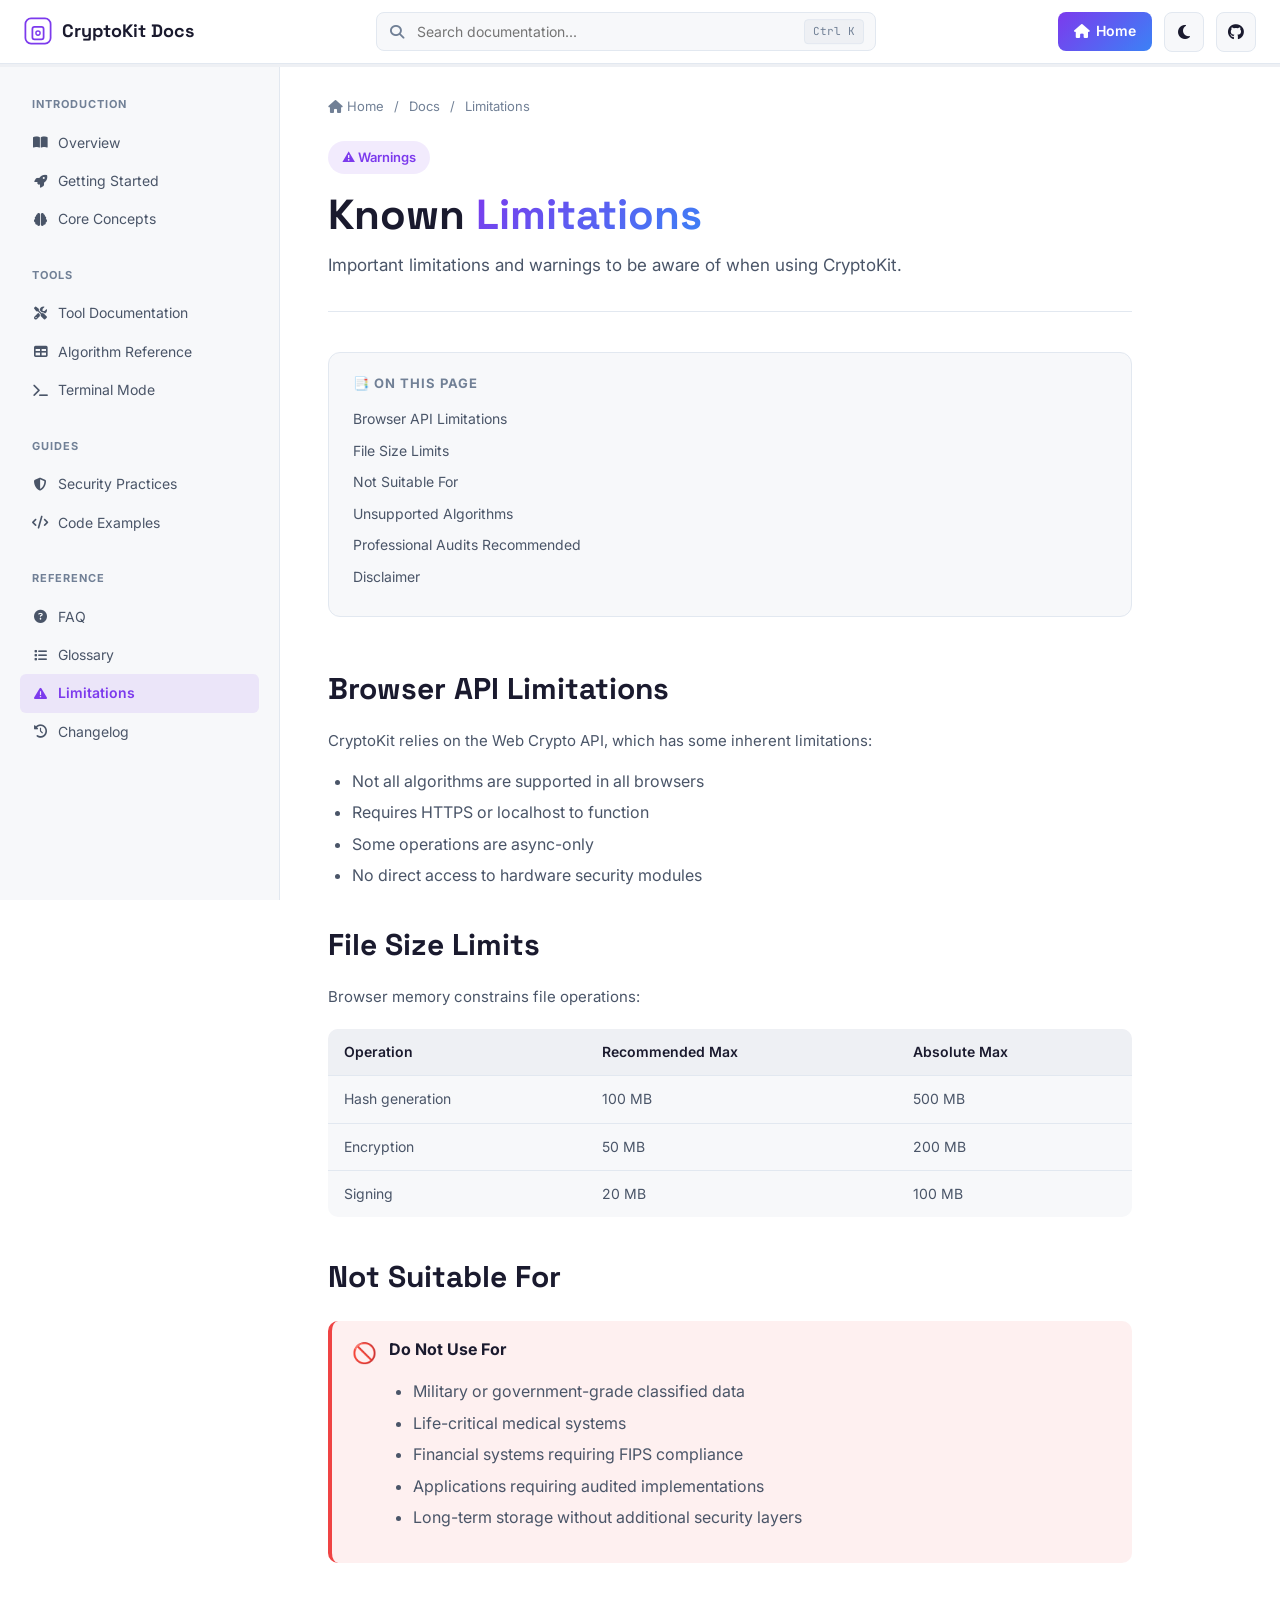
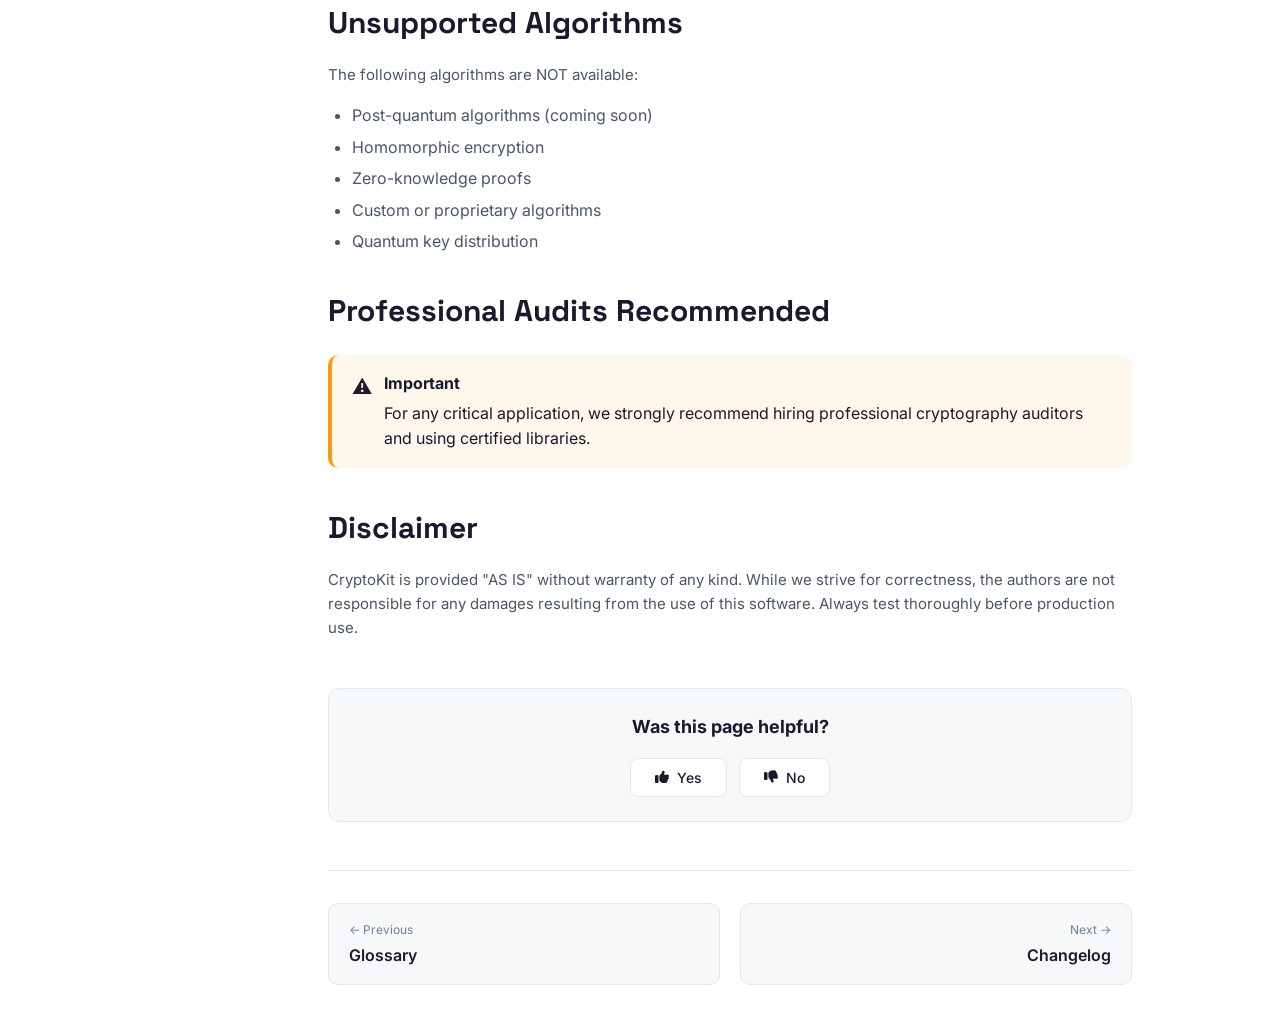
<file: limitations.html>
<!DOCTYPE html>
<html lang="en" data-theme="normal">
<head>
    <meta charset="UTF-8">
    <meta name="viewport" content="width=device-width, initial-scale=1.0">
    <title>Limitations - CryptoKit Docs</title>
    <link href="https://fonts.googleapis.com/css2?family=Space+Grotesk:wght@300;400;500;600;700&family=JetBrains+Mono:wght@400;500;700&family=Inter:wght@300;400;500;600&display=swap" rel="stylesheet">
    <link rel="stylesheet" href="https://cdnjs.cloudflare.com/ajax/libs/font-awesome/6.5.0/css/all.min.css">
    <link rel="stylesheet" href="docs-style.css">
</head>
<body>
    <nav class="docs-navbar">
        <div class="docs-nav-left">
            <a href="index.html" class="docs-logo">
                <div class="docs-logo-icon">
                    <svg viewBox="0 0 40 40" width="28" height="28" fill="none">
                        <rect x="2" y="2" width="36" height="36" rx="8" stroke="currentColor" stroke-width="2.5"/>
                        <rect x="12" y="14" width="16" height="18" rx="3" stroke="currentColor" stroke-width="2.5"/>
                        <circle cx="20" cy="23" r="3" stroke="currentColor" stroke-width="2"/>
                    </svg>
                </div>
                <span>CryptoKit Docs</span>
            </a>
        </div>
        <div class="docs-nav-search">
            <i class="fas fa-search"></i>
            <input type="text" id="docsSearch" placeholder="Search documentation..." autocomplete="off">
            <kbd>Ctrl K</kbd>
            <div class="search-results" id="searchResults"></div>
        </div>
        <div class="docs-nav-right">
            <a href="index.html" class="nav-home-btn"><i class="fas fa-home"></i> Home</a>
            <button class="theme-toggle" id="themeToggle"><i class="fas fa-moon"></i></button>
            <a href="https://github.com" class="github-btn" target="_blank"><i class="fab fa-github"></i></a>
        </div>
    </nav>

    <div class="progress-bar"><div class="progress-fill"></div></div>

    <div class="docs-layout">
        <aside class="docs-sidebar">
            <div class="sidebar-section">
                <h3>Introduction</h3>
                <ul>
                    <li><a href="documentation.html"><i class="fas fa-book-open"></i> Overview</a></li>
                    <li><a href="getting-started.html"><i class="fas fa-rocket"></i> Getting Started</a></li>
                    <li><a href="core-concepts.html"><i class="fas fa-brain"></i> Core Concepts</a></li>
                </ul>
            </div>
            <div class="sidebar-section">
                <h3>Tools</h3>
                <ul>
                    <li><a href="tool-docs.html"><i class="fas fa-tools"></i> Tool Documentation</a></li>
                    <li><a href="algorithm-reference.html"><i class="fas fa-table"></i> Algorithm Reference</a></li>
                    <li><a href="terminal-docs.html"><i class="fas fa-terminal"></i> Terminal Mode</a></li>
                </ul>
            </div>
            <div class="sidebar-section">
                <h3>Guides</h3>
                <ul>
                    <li><a href="security-practices.html"><i class="fas fa-shield-alt"></i> Security Practices</a></li>
                    <li><a href="code-examples.html"><i class="fas fa-code"></i> Code Examples</a></li>
                </ul>
            </div>
            <div class="sidebar-section">
                <h3>Reference</h3>
                <ul>
                    <li><a href="faq.html"><i class="fas fa-question-circle"></i> FAQ</a></li>
                    <li><a href="glossary.html"><i class="fas fa-list"></i> Glossary</a></li>
                    <li><a href="limitations.html"><i class="fas fa-exclamation-triangle"></i> Limitations</a></li>
                    <li><a href="changelog.html"><i class="fas fa-history"></i> Changelog</a></li>
                </ul>
            </div>
        </aside>

        <main class="docs-main">
            <div class="breadcrumb">
                <a href="index.html"><i class="fas fa-home"></i> Home</a>
                <span>/</span>
                <a href="documentation.html">Docs</a>
                <span>/</span>
                <span>Limitations</span>
            </div>

            <div class="docs-hero">
                <div class="docs-badge">⚠️ Warnings</div>
                <h1>Known <span class="gradient-text">Limitations</span></h1>
                <p>Important limitations and warnings to be aware of when using CryptoKit.</p>
            </div>

            <div class="toc">
                <div class="toc-title">📑 On This Page</div>
                <ul id="tocList"></ul>
            </div>

            <div class="docs-section">
                <h2 id="browser-limits">Browser API Limitations</h2>
                <p>CryptoKit relies on the Web Crypto API, which has some inherent limitations:</p>
                <ul>
                    <li>Not all algorithms are supported in all browsers</li>
                    <li>Requires HTTPS or localhost to function</li>
                    <li>Some operations are async-only</li>
                    <li>No direct access to hardware security modules</li>
                </ul>

                <h2 id="file-limits">File Size Limits</h2>
                <p>Browser memory constrains file operations:</p>
                <table class="docs-table">
                    <thead>
                        <tr><th>Operation</th><th>Recommended Max</th><th>Absolute Max</th></tr>
                    </thead>
                    <tbody>
                        <tr><td>Hash generation</td><td>100 MB</td><td>500 MB</td></tr>
                        <tr><td>Encryption</td><td>50 MB</td><td>200 MB</td></tr>
                        <tr><td>Signing</td><td>20 MB</td><td>100 MB</td></tr>
                    </tbody>
                </table>

                <h2 id="not-suitable">Not Suitable For</h2>
                <div class="callout danger">
                    <div class="callout-icon">🚫</div>
                    <div class="callout-body">
                        <div class="callout-title">Do Not Use For</div>
                        <ul>
                            <li>Military or government-grade classified data</li>
                            <li>Life-critical medical systems</li>
                            <li>Financial systems requiring FIPS compliance</li>
                            <li>Applications requiring audited implementations</li>
                            <li>Long-term storage without additional security layers</li>
                        </ul>
                    </div>
                </div>

                <h2 id="unsupported">Unsupported Algorithms</h2>
                <p>The following algorithms are NOT available:</p>
                <ul>
                    <li>Post-quantum algorithms (coming soon)</li>
                    <li>Homomorphic encryption</li>
                    <li>Zero-knowledge proofs</li>
                    <li>Custom or proprietary algorithms</li>
                    <li>Quantum key distribution</li>
                </ul>

                <h2 id="professional">Professional Audits Recommended</h2>
                <div class="callout warning">
                    <div class="callout-icon">⚠️</div>
                    <div class="callout-body">
                        <div class="callout-title">Important</div>
                        For any critical application, we strongly recommend hiring professional cryptography auditors and using certified libraries.
                    </div>
                </div>

                <h2 id="disclaimer">Disclaimer</h2>
                <p>CryptoKit is provided "AS IS" without warranty of any kind. While we strive for correctness, the authors are not responsible for any damages resulting from the use of this software. Always test thoroughly before production use.</p>
            </div>

            <div class="feedback-box">
                <h3>Was this page helpful?</h3>
                <div class="feedback-buttons">
                    <button class="feedback-btn" onclick="submitFeedback('yes')"><i class="fas fa-thumbs-up"></i> Yes</button>
                    <button class="feedback-btn" onclick="submitFeedback('no')"><i class="fas fa-thumbs-down"></i> No</button>
                </div>
            </div>

            <div class="docs-footer-nav">
                <a href="glossary.html" class="nav-prev">
                    <span class="nav-label">← Previous</span>
                    <span class="nav-title">Glossary</span>
                </a>
                <a href="changelog.html" class="nav-next">
                    <span class="nav-label">Next →</span>
                    <span class="nav-title">Changelog</span>
                </a>
            </div>
        </main>
    </div>

    <button class="scroll-top" id="scrollTop"><i class="fas fa-chevron-up"></i></button>
    <script src="docs-script.js"></script>
</body>
</html>
</file>
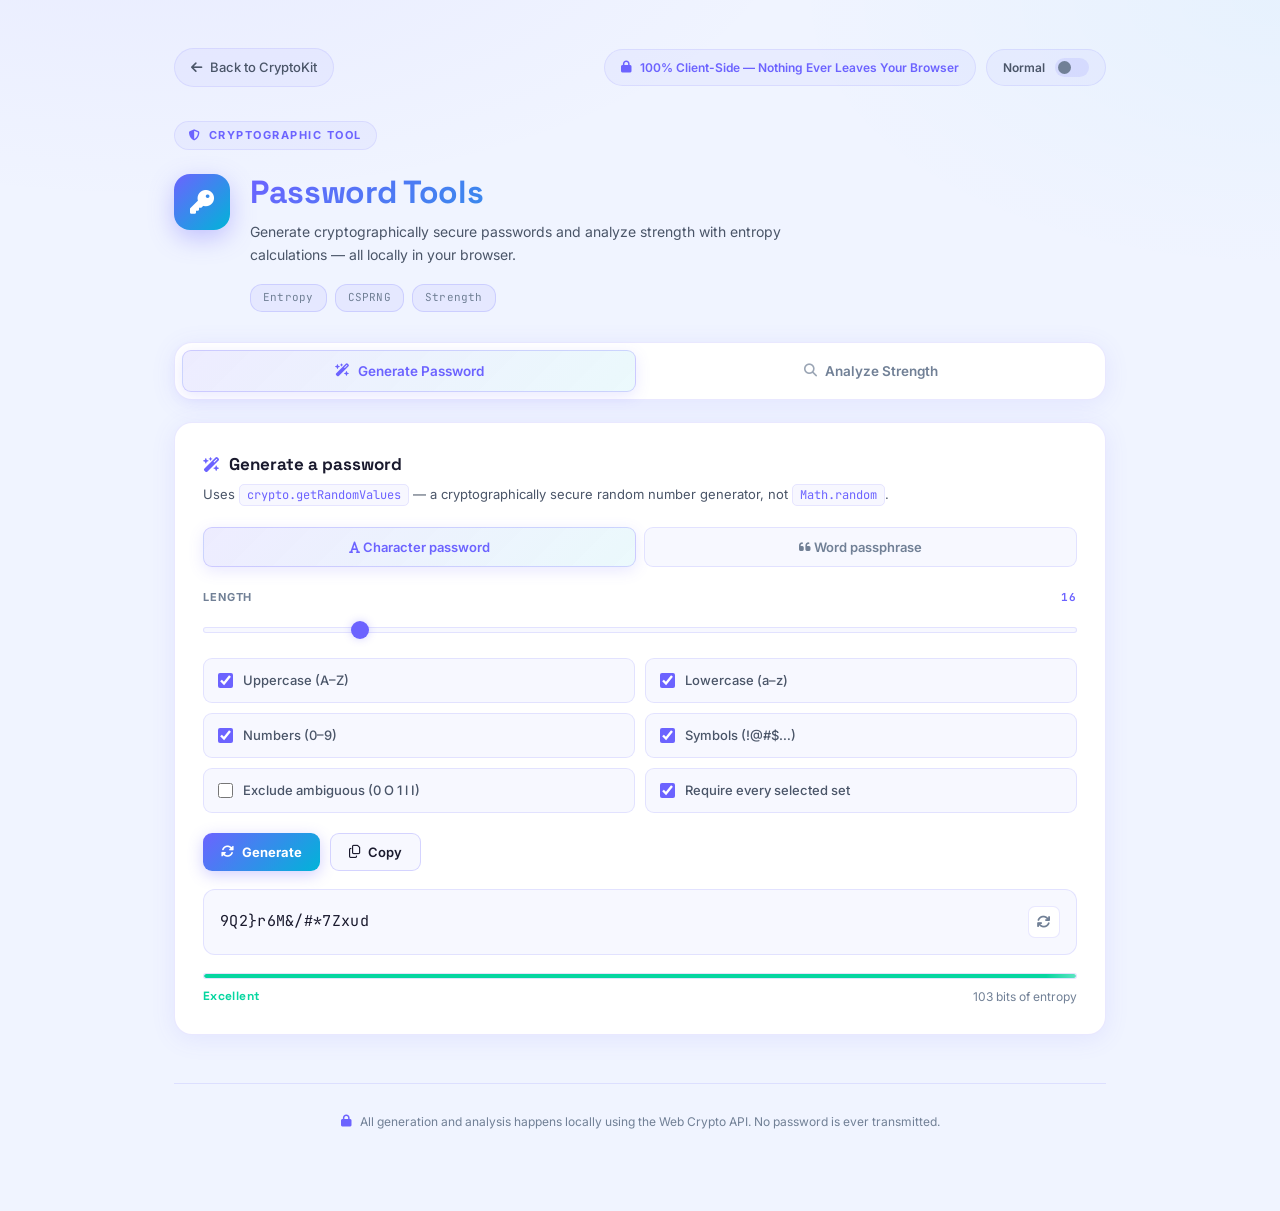
<file: password-generator.html>
<!DOCTYPE html>
<html lang="en" data-theme="normal">
<head>
<meta charset="UTF-8">
<meta name="viewport" content="width=device-width, initial-scale=1.0">
<title>Password Tools — CryptoKit</title>
<link rel="preconnect" href="https://fonts.googleapis.com">
<link href="https://fonts.googleapis.com/css2?family=Space+Grotesk:wght@500;600;700&family=Inter:wght@400;500;600&family=JetBrains+Mono:wght@400;500;600&family=Share+Tech+Mono&display=swap" rel="stylesheet">
<link rel="stylesheet" href="https://cdnjs.cloudflare.com/ajax/libs/font-awesome/6.5.1/css/all.min.css">
<style>

/* ═══════════════════════════════════════════
   THEME VARIABLES — NORMAL MODE
═══════════════════════════════════════════ */
[data-theme="normal"] {
    --bg-0:             #F0F4FF;
    --surface:          #FFFFFF;
    --surface-soft:     #F7F8FF;
    --surface-hover:    #F0F2FF;
    --border:           rgba(108, 99, 255, 0.15);
    --border-strong:    rgba(108, 99, 255, 0.25);
    --ink:              #1A1A2E;
    --ink-soft:         #4A5568;
    --ink-faint:        #718096;
    --accent-1:         #6C63FF;
    --accent-2:         #00B4D8;
    --accent-soft:      rgba(108, 99, 255, 0.08);
    --primary-rgb:      108, 99, 255;
    --secondary-rgb:    0, 180, 216;
    --glass:            rgba(108, 99, 255, 0.05);
    --glass-border:     rgba(108, 99, 255, 0.12);
    --good:             #06D6A0;
    --good-bg:          rgba(6, 214, 160, 0.1);
    --warn:             #F6A623;
    --warn-bg:          rgba(246, 166, 35, 0.1);
    --bad:              #FF4D6A;
    --bad-bg:           rgba(255, 77, 106, 0.1);
    --radius-lg:        18px;
    --radius-md:        12px;
    --radius-sm:        9px;
    --radius-xs:        7px;
    --font-display:     'Space Grotesk', sans-serif;
    --font-body:        'Inter', sans-serif;
    --font-mono:        'JetBrains Mono', monospace;
    --shadow-main:      0 4px 24px rgba(108, 99, 255, 0.1);
    --shadow-hover:     0 12px 40px rgba(108, 99, 255, 0.18);
    --shadow-btn:       0 4px 15px rgba(108, 99, 255, 0.3);
    --shadow-icon:      0 8px 24px rgba(108, 99, 255, 0.35);
    --gradient-primary: linear-gradient(135deg, #6C63FF, #00B4D8);
    --gradient-text:    linear-gradient(135deg, #6C63FF, #00B4D8);
    --tab-active-bg:    linear-gradient(135deg, rgba(108,99,255,0.12), rgba(0,180,216,0.08));
    --tab-active-shadow:0 4px 15px rgba(108, 99, 255, 0.15);
    --scrollbar:        #6C63FF;
    --tag-bg:           rgba(108, 99, 255, 0.08);
    --tag-border:       rgba(108, 99, 255, 0.2);
}

/* ═══════════════════════════════════════════
   THEME VARIABLES — HACKER MODE
═══════════════════════════════════════════ */
[data-theme="hacker"] {
    --bg-0:             #000000;
    --surface:          #050505;
    --surface-soft:     #0A0A0A;
    --surface-hover:    #0D1A0D;
    --border:           rgba(0, 255, 65, 0.15);
    --border-strong:    rgba(0, 255, 65, 0.3);
    --ink:              #00FF41;
    --ink-soft:         #00CC33;
    --ink-faint:        #006611;
    --accent-1:         #00FF41;
    --accent-2:         #39FF14;
    --accent-soft:      rgba(0, 255, 65, 0.08);
    --primary-rgb:      0, 255, 65;
    --secondary-rgb:    57, 255, 20;
    --glass:            rgba(0, 255, 65, 0.03);
    --glass-border:     rgba(0, 255, 65, 0.15);
    --good:             #00FF41;
    --good-bg:          rgba(0, 255, 65, 0.08);
    --warn:             #FFD700;
    --warn-bg:          rgba(255, 215, 0, 0.1);
    --bad:              #FF0040;
    --bad-bg:           rgba(255, 0, 64, 0.12);
    --radius-lg:        18px;
    --radius-md:        12px;
    --radius-sm:        9px;
    --radius-xs:        7px;
    --font-display:     'Share Tech Mono', monospace;
    --font-body:        'Share Tech Mono', monospace;
    --font-mono:        'Share Tech Mono', monospace;
    --shadow-main:      0 0 20px rgba(0, 255, 65, 0.05);
    --shadow-hover:     0 0 30px rgba(0, 255, 65, 0.1);
    --shadow-btn:       0 0 15px rgba(0, 255, 65, 0.2);
    --shadow-icon:      0 0 20px rgba(0, 255, 65, 0.4);
    --gradient-primary: linear-gradient(135deg, #00FF41, #39FF14);
    --gradient-text:    linear-gradient(135deg, #00FF41, #00FFFF);
    --tab-active-bg:    rgba(0, 255, 65, 0.07);
    --tab-active-shadow:0 0 20px rgba(0, 255, 65, 0.2);
    --scrollbar:        #00FF41;
    --tag-bg:           rgba(0, 255, 65, 0.05);
    --tag-border:       rgba(0, 255, 65, 0.15);
}

/* ═══════════════════════════════════════════
   RESET & BASE
═══════════════════════════════════════════ */
*, *::before, *::after {
    box-sizing: border-box;
    margin: 0;
    padding: 0;
}

html { scroll-behavior: smooth; }

body {
    font-family: var(--font-body);
    background: var(--bg-0);
    color: var(--ink);
    min-height: 100vh;
    line-height: 1.6;
    -webkit-font-smoothing: antialiased;
    overflow-x: hidden;
    transition: background-color 0.5s, color 0.5s;
}

[data-theme="normal"] body {
    background-image:
        radial-gradient(ellipse 1100px 500px at 12% -8%, rgba(108,99,255,0.06), transparent 60%),
        radial-gradient(ellipse 900px 500px at 100% 0%, rgba(0,180,216,0.04), transparent 55%);
}

[data-theme="hacker"] body {
    background-image:
        radial-gradient(ellipse 900px 500px at 15% -5%, rgba(0,255,65,0.04), transparent 60%),
        radial-gradient(ellipse 700px 500px at 100% 10%, rgba(57,255,20,0.03), transparent 60%);
}

/* Hacker — Animated Grid */
[data-theme="hacker"] body::before {
    content: '';
    position: fixed;
    inset: 0;
    background-image:
        linear-gradient(rgba(0,255,65,0.04) 1px, transparent 1px),
        linear-gradient(90deg, rgba(0,255,65,0.04) 1px, transparent 1px);
    background-size: 40px 40px;
    z-index: 0;
    pointer-events: none;
    animation: gridMove 20s linear infinite;
}

@keyframes gridMove {
    0%   { background-position: 0 0; }
    100% { background-position: 40px 40px; }
}

/* Hacker — CRT Scanlines */
[data-theme="hacker"] body::after {
    content: '';
    position: fixed;
    inset: 0;
    background: repeating-linear-gradient(
        0deg,
        transparent, transparent 2px,
        rgba(0,255,65,0.008) 2px,
        rgba(0,255,65,0.008) 4px
    );
    pointer-events: none;
    z-index: 9999;
}

::selection {
    background: rgba(var(--primary-rgb), 0.2);
    color: var(--accent-1);
}

a { text-decoration: none; color: inherit; }

/* ═══════════════════════════════════════════
   SCROLLBAR
═══════════════════════════════════════════ */
::-webkit-scrollbar { width: 5px; }
::-webkit-scrollbar-track { background: var(--bg-0); }
::-webkit-scrollbar-thumb { background: var(--scrollbar); border-radius: 3px; }

/* ═══════════════════════════════════════════
   LAYOUT
═══════════════════════════════════════════ */
.wrap {
    max-width: 980px;
    margin: 0 auto;
    padding: 48px 24px 80px;
    position: relative;
    z-index: 2;
}

/* ═══════════════════════════════════════════
   TOPBAR
═══════════════════════════════════════════ */
.topbar {
    display: flex;
    align-items: center;
    justify-content: space-between;
    margin-bottom: 34px;
    flex-wrap: wrap;
    gap: 12px;
}

.topbar-right {
    display: flex;
    gap: 10px;
    flex-wrap: wrap;
    align-items: center;
}

/* ═══════════════════════════════════════════
   PILL (shared base)
═══════════════════════════════════════════ */
.pill {
    display: inline-flex;
    align-items: center;
    gap: 8px;
    background: var(--glass);
    border: 1px solid var(--glass-border);
    padding: 8px 16px;
    border-radius: 999px;
    font-size: 13px;
    font-weight: 500;
    color: var(--ink-soft);
    transition: all 0.3s ease;
    font-family: var(--font-body);
}

[data-theme="hacker"] .pill {
    text-transform: uppercase;
    font-size: 11px;
    letter-spacing: 0.05em;
    background: rgba(0,255,65,0.03);
    box-shadow: 0 0 10px rgba(0,255,65,0.03);
}

/* Back Pill */
a.back-pill {
    color: var(--ink-soft);
    cursor: pointer;
    outline: none;
}

a.back-pill:hover {
    color: var(--accent-1);
    border-color: var(--accent-1);
    box-shadow: 0 0 12px rgba(var(--primary-rgb), 0.15);
    transform: translateX(-2px);
}

a.back-pill:active { transform: scale(0.97) translateX(-2px); }

a.back-pill:focus-visible {
    box-shadow: 0 0 0 3px rgba(var(--primary-rgb), 0.2);
    border-color: var(--accent-1);
}

a.back-pill i { transition: transform 0.2s ease; }
a.back-pill:hover i { transform: translateX(-3px); }

[data-theme="hacker"] a.back-pill {
    letter-spacing: 1px;
    text-transform: uppercase;
    font-size: 11px;
}

[data-theme="hacker"] a.back-pill:hover {
    box-shadow: 0 0 16px rgba(0,255,65,0.2);
    text-shadow: 0 0 8px rgba(0,255,65,0.4);
}

/* Lock Pill */
.lock-pill {
    color: var(--accent-1);
    font-weight: 600;
    font-size: 12px;
}

.lock-pill i { color: var(--accent-1); }

[data-theme="hacker"] .lock-pill {
    text-shadow: 0 0 6px rgba(0,255,65,0.3);
    letter-spacing: 1px;
    font-size: 11px;
}

/* ═══════════════════════════════════════════
   THEME TOGGLE
═══════════════════════════════════════════ */
.toggle-pill {
    gap: 10px;
    cursor: pointer;
    user-select: none;
}

.toggle-label {
    font-size: 12px;
    font-weight: 600;
    color: var(--ink-soft);
    white-space: nowrap;
    transition: all 0.3s;
}

[data-theme="hacker"] .toggle-label {
    color: var(--accent-1);
    letter-spacing: 1px;
    text-shadow: 0 0 6px rgba(0,255,65,0.3);
}

.switch {
    width: 34px;
    height: 19px;
    border-radius: 999px;
    background: var(--glass-border);
    position: relative;
    flex-shrink: 0;
    transition: all 0.3s ease;
}

.switch::after {
    content: '';
    position: absolute;
    top: 3px;
    left: 3px;
    width: 13px;
    height: 13px;
    border-radius: 50%;
    background: var(--ink-faint);
    transition: all 0.3s cubic-bezier(0.4, 0, 0.2, 1);
}

[data-theme="hacker"] .switch {
    background: rgba(0,255,65,0.2);
}

[data-theme="hacker"] .switch::after {
    left: 18px;
    background: var(--accent-1);
    box-shadow: 0 0 8px var(--accent-1);
}

/* ═══════════════════════════════════════════
   KICKER BADGE
═══════════════════════════════════════════ */
.kicker {
    display: inline-flex;
    align-items: center;
    gap: 7px;
    background: var(--glass);
    border: 1px solid var(--glass-border);
    padding: 5px 14px;
    border-radius: 999px;
    font-size: 11px;
    letter-spacing: 1.5px;
    color: var(--accent-1);
    font-weight: 700;
    margin-bottom: 24px;
    text-transform: uppercase;
    font-family: var(--font-body);
    transition: all 0.3s;
}

[data-theme="hacker"] .kicker {
    box-shadow: 0 0 12px rgba(0,255,65,0.08);
    text-shadow: 0 0 8px rgba(0,255,65,0.4);
    border-color: rgba(0,255,65,0.3);
}

/* ═══════════════════════════════════════════
   HERO HEADER
═══════════════════════════════════════════ */
.hero {
    display: flex;
    gap: 20px;
    align-items: flex-start;
    margin-bottom: 16px;
}

.hero-icon {
    width: 56px;
    height: 56px;
    border-radius: 16px;
    flex-shrink: 0;
    display: flex;
    align-items: center;
    justify-content: center;
    font-size: 24px;
    transition: all 0.3s ease;
}

[data-theme="normal"] .hero-icon {
    background: var(--gradient-primary);
    color: #fff;
    box-shadow: var(--shadow-icon);
}

[data-theme="hacker"] .hero-icon {
    background: transparent;
    border: 2px solid var(--accent-1);
    color: var(--accent-1);
    box-shadow: 0 0 20px rgba(0,255,65,0.25);
    animation: iconPulse 2s ease-in-out infinite;
}

@keyframes iconPulse {
    0%, 100% { box-shadow: 0 0 20px rgba(0,255,65,0.25); }
    50%      { box-shadow: 0 0 35px rgba(0,255,65,0.5); }
}

.hero h1 {
    font-family: var(--font-display);
    font-weight: 700;
    font-size: clamp(24px, 4vw, 32px);
    line-height: 1.15;
    margin: 0 0 10px 0;
    letter-spacing: -0.01em;
    transition: all 0.3s ease;
}

[data-theme="normal"] .hero h1 {
    background: var(--gradient-text);
    -webkit-background-clip: text;
    background-clip: text;
    -webkit-text-fill-color: transparent;
}

[data-theme="hacker"] .hero h1 {
    color: var(--accent-1);
    -webkit-text-fill-color: var(--accent-1);
    text-shadow: 0 0 15px rgba(0,255,65,0.4);
    letter-spacing: 2px;
    animation: titleGlitch 4s infinite;
}

@keyframes titleGlitch {
    0%, 85%, 100% { transform: translate(0); }
    86% { transform: translate(-2px, 1px); }
    87% { transform: translate(2px, -1px); }
    88% { transform: translate(-1px, 0); }
    89% { transform: translate(0); }
}

.hero p {
    margin: 0;
    color: var(--ink-soft);
    font-size: 14px;
    line-height: 1.6;
    max-width: 540px;
}

[data-theme="hacker"] .hero p { color: #B8FFB8; }

/* ═══════════════════════════════════════════
   TAG ROW
═══════════════════════════════════════════ */
.tag-row {
    display: flex;
    gap: 8px;
    flex-wrap: wrap;
    margin: 18px 0 30px 76px;
}

.tag {
    font-family: var(--font-mono);
    font-size: 11px;
    color: var(--ink-faint);
    background: var(--tag-bg);
    border: 1px solid var(--tag-border);
    padding: 4px 12px;
    border-radius: 12px;
    letter-spacing: 0.02em;
    transition: all 0.3s;
}

[data-theme="hacker"] .tag { color: rgba(0,255,65,0.4); }

/* ═══════════════════════════════════════════
   TABS
═══════════════════════════════════════════ */
.tabs {
    display: flex;
    gap: 8px;
    margin-bottom: 22px;
    background: var(--surface);
    padding: 7px;
    border-radius: var(--radius-lg);
    border: 1px solid var(--border);
    box-shadow: var(--shadow-main);
    transition: all 0.3s;
}

[data-theme="hacker"] .tabs {
    background: rgba(5,5,5,0.9);
    border-color: rgba(0,255,65,0.15);
    box-shadow: 0 0 20px rgba(0,255,65,0.03);
}

.tab {
    flex: 1;
    display: flex;
    align-items: center;
    justify-content: center;
    gap: 8px;
    padding: 12px 14px;
    border-radius: var(--radius-sm);
    cursor: pointer;
    font-size: 13.5px;
    font-weight: 600;
    color: var(--ink-faint);
    border: 1px solid transparent;
    background: transparent;
    font-family: var(--font-body);
    transition: all 0.25s ease;
    position: relative;
    overflow: hidden;
    user-select: none;
}

.tab i { font-size: 13px; opacity: 0.7; }

[data-theme="normal"] .tab.active {
    background: var(--tab-active-bg);
    color: var(--accent-1);
    border-color: rgba(108,99,255,0.25);
    box-shadow: var(--tab-active-shadow);
}

[data-theme="normal"] .tab.active i { opacity: 1; }

[data-theme="hacker"] .tab.active {
    background: var(--tab-active-bg);
    color: var(--accent-1);
    border-color: rgba(0,255,65,0.3);
    box-shadow: var(--tab-active-shadow);
    text-shadow: 0 0 8px rgba(0,255,65,0.4);
    letter-spacing: 1px;
}

[data-theme="hacker"] .tab.active i { opacity: 1; }

.tab:not(.active):hover {
    color: var(--ink-soft);
    background: var(--glass);
}

[data-theme="hacker"] .tab:not(.active):hover {
    background: rgba(0,255,65,0.03);
    color: rgba(0,255,65,0.6);
}

.tab-panel { animation: fadeSlideIn 0.3s ease; }

@keyframes fadeSlideIn {
    from { opacity: 0; transform: translateY(8px); }
    to   { opacity: 1; transform: translateY(0); }
}

/* ═══════════════════════════════════════════
   PANELS / CARDS
═══════════════════════════════════════════ */
.panel {
    background: var(--surface);
    border: 1px solid var(--border);
    border-radius: var(--radius-lg);
    padding: 28px;
    box-shadow: var(--shadow-main);
    transition: all 0.3s;
    position: relative;
    overflow: hidden;
}

.panel + .panel { margin-top: 20px; }

.panel::before {
    content: '';
    position: absolute;
    top: 0; left: 0; right: 0;
    height: 2px;
    opacity: 0;
    transition: opacity 0.4s;
}

[data-theme="normal"] .panel::before {
    background: linear-gradient(90deg, #6C63FF, #00B4D8);
}

[data-theme="hacker"] .panel::before {
    background: linear-gradient(90deg, #00FF41, #00FFFF);
    box-shadow: 0 0 10px #00FF41;
}

.panel:hover::before { opacity: 1; }

[data-theme="hacker"] .panel {
    background: #050505;
    border-color: rgba(0,255,65,0.12);
    box-shadow: 0 0 20px rgba(0,255,65,0.02);
}

[data-theme="hacker"] .panel:hover {
    border-color: rgba(0,255,65,0.25);
    box-shadow: 0 0 30px rgba(0,255,65,0.06);
}

.panel-head {
    display: flex;
    align-items: center;
    gap: 9px;
    margin-bottom: 6px;
}

.panel-head i {
    color: var(--accent-1);
    font-size: 15px;
    flex-shrink: 0;
}

.panel-head h2 {
    font-family: var(--font-display);
    font-size: 17px;
    margin: 0;
    font-weight: 700;
    color: var(--ink);
    transition: all 0.3s;
}

[data-theme="hacker"] .panel-head h2 {
    text-shadow: 0 0 10px rgba(0,255,65,0.2);
    letter-spacing: 1px;
}

.panel-sub {
    color: var(--ink-soft);
    font-size: 13px;
    margin: 0 0 22px 0;
    line-height: 1.6;
}

[data-theme="hacker"] .panel-sub { color: rgba(0,255,65,0.5); }

.panel-sub code {
    font-family: var(--font-mono);
    background: var(--glass);
    border: 1px solid var(--glass-border);
    padding: 2px 7px;
    border-radius: 5px;
    font-size: 12px;
    color: var(--accent-1);
}

[data-theme="hacker"] .panel-sub code {
    text-shadow: 0 0 6px rgba(0,255,65,0.3);
}

/* ═══════════════════════════════════════════
   FORM FIELDS & INPUTS
═══════════════════════════════════════════ */
.field { margin-bottom: 18px; }

.field label {
    display: flex;
    justify-content: space-between;
    font-size: 11px;
    font-weight: 700;
    text-transform: uppercase;
    letter-spacing: 0.08em;
    color: var(--ink-faint);
    margin-bottom: 8px;
    font-family: var(--font-body);
}

[data-theme="hacker"] .field label {
    color: rgba(0,255,65,0.6);
    letter-spacing: 2px;
}

.field label .val {
    font-family: var(--font-mono);
    color: var(--accent-1);
    font-weight: 700;
}

.hint {
    font-size: 12px;
    color: var(--ink-faint);
    margin-top: 6px;
}

input[type="range"] {
    width: 100%;
    height: 6px;
    border-radius: 999px;
    background: var(--surface-soft);
    -webkit-appearance: none;
    accent-color: var(--accent-1);
    outline: none;
    border: 1px solid var(--border);
    transition: all 0.3s;
}

input[type="range"]::-webkit-slider-thumb {
    -webkit-appearance: none;
    width: 18px;
    height: 18px;
    border-radius: 50%;
    background: var(--accent-1);
    cursor: pointer;
    box-shadow: 0 0 8px rgba(var(--primary-rgb), 0.3);
    transition: all 0.2s;
}

input[type="range"]::-webkit-slider-thumb:hover {
    transform: scale(1.15);
    box-shadow: 0 0 14px rgba(var(--primary-rgb), 0.5);
}

[data-theme="hacker"] input[type="range"] {
    background: rgba(0,255,65,0.08);
    border-color: rgba(0,255,65,0.2);
}

[data-theme="hacker"] input[type="range"]::-webkit-slider-thumb {
    box-shadow: 0 0 12px rgba(0,255,65,0.6);
}

input[type="text"],
input[type="password"],
textarea,
select {
    width: 100%;
    padding: 11px 14px;
    border-radius: var(--radius-sm);
    border: 1px solid var(--border-strong);
    background: var(--surface-soft);
    font-size: 13px;
    font-family: var(--font-mono);
    color: var(--ink);
    outline: none;
    transition: all 0.25s ease;
}

select option {
    background: var(--surface);
    color: var(--ink);
}

[data-theme="hacker"] input[type="text"],
[data-theme="hacker"] input[type="password"],
[data-theme="hacker"] textarea,
[data-theme="hacker"] select {
    background: #000;
    border-color: rgba(0,255,65,0.2);
    caret-color: var(--accent-1);
}

[data-theme="hacker"] input::placeholder,
[data-theme="hacker"] textarea::placeholder {
    color: rgba(0,255,65,0.25);
}

input:focus,
textarea:focus,
select:focus {
    border-color: var(--accent-1);
    background: var(--surface);
    box-shadow: 0 0 0 3px rgba(var(--primary-rgb), 0.12);
}

[data-theme="hacker"] input:focus,
[data-theme="hacker"] textarea:focus,
[data-theme="hacker"] select:focus {
    box-shadow: 0 0 0 3px rgba(0,255,65,0.08), 0 0 15px rgba(0,255,65,0.06);
}

.field-row { display: grid; grid-template-columns: 1fr 1fr; gap: 18px; }

/* ═══════════════════════════════════════════
   CHECKBOX GRID
═══════════════════════════════════════════ */
.check-grid {
    display: grid;
    grid-template-columns: repeat(2, 1fr);
    gap: 10px;
    margin-bottom: 20px;
}

.check {
    display: flex;
    align-items: center;
    gap: 10px;
    padding: 11px 14px;
    border: 1px solid var(--border);
    border-radius: var(--radius-sm);
    background: var(--surface-soft);
    font-size: 13px;
    font-weight: 500;
    cursor: pointer;
    user-select: none;
    transition: all 0.2s ease;
    color: var(--ink-soft);
}

.check:hover {
    border-color: var(--border-strong);
    background: var(--surface-hover);
}

[data-theme="hacker"] .check:hover {
    border-color: rgba(0,255,65,0.3);
    background: rgba(0,255,65,0.04);
}

.check input[type="checkbox"] {
    accent-color: var(--accent-1);
    width: 15px;
    height: 15px;
}

/* ═══════════════════════════════════════════
   MODE TOGGLE (char / phrase)
═══════════════════════════════════════════ */
.mode-toggle {
    display: flex;
    gap: 8px;
    margin-bottom: 22px;
}

.mode-btn {
    flex: 1;
    padding: 11px 14px;
    border-radius: var(--radius-sm);
    border: 1px solid var(--border);
    background: var(--surface-soft);
    font-size: 13px;
    font-weight: 600;
    color: var(--ink-faint);
    cursor: pointer;
    font-family: var(--font-body);
    transition: all 0.25s ease;
    text-align: center;
}

.mode-btn:hover {
    color: var(--ink-soft);
    background: var(--glass);
    border-color: var(--border-strong);
}

[data-theme="normal"] .mode-btn.active {
    background: var(--tab-active-bg);
    border-color: rgba(108,99,255,0.25);
    color: var(--accent-1);
    box-shadow: var(--tab-active-shadow);
}

[data-theme="hacker"] .mode-btn {
    letter-spacing: 1px;
    text-transform: uppercase;
    font-size: 11px;
}

[data-theme="hacker"] .mode-btn.active {
    background: rgba(0,255,65,0.07);
    border-color: rgba(0,255,65,0.3);
    color: var(--accent-1);
    box-shadow: var(--tab-active-shadow);
    text-shadow: 0 0 8px rgba(0,255,65,0.4);
}

[data-theme="hacker"] .mode-btn:not(.active):hover {
    background: rgba(0,255,65,0.03);
    color: rgba(0,255,65,0.6);
}

/* ═══════════════════════════════════════════
   BUTTONS
═══════════════════════════════════════════ */
.btn-row { display: flex; gap: 10px; flex-wrap: wrap; margin-top: 6px; }

.btn {
    display: inline-flex;
    align-items: center;
    gap: 8px;
    padding: 10px 18px;
    border-radius: var(--radius-sm);
    font-size: 13px;
    font-weight: 600;
    font-family: var(--font-body);
    cursor: pointer;
    border: 1px solid var(--border-strong);
    background: var(--surface-soft);
    color: var(--ink);
    transition: all 0.25s ease;
    position: relative;
    overflow: hidden;
}

.btn:hover {
    border-color: var(--accent-1);
    color: var(--accent-1);
    box-shadow: 0 0 12px rgba(var(--primary-rgb), 0.12);
    transform: translateY(-1px);
}

.btn:active { transform: scale(0.98); }

[data-theme="hacker"] .btn {
    background: transparent;
    border-color: rgba(0,255,65,0.25);
    color: var(--ink-soft);
    letter-spacing: 1px;
    text-transform: uppercase;
    font-size: 11px;
}

[data-theme="hacker"] .btn:hover {
    border-color: var(--accent-1);
    color: var(--accent-1);
    box-shadow: 0 0 15px rgba(0,255,65,0.12);
    text-shadow: 0 0 8px rgba(0,255,65,0.4);
}

.btn-primary {
    background: var(--gradient-primary);
    border: none;
    color: #fff;
    font-weight: 700;
    box-shadow: var(--shadow-btn);
}

[data-theme="hacker"] .btn-primary {
    color: #000;
    letter-spacing: 2px;
}

.btn-primary:hover {
    filter: brightness(1.1);
    color: #fff;
    transform: translateY(-2px);
    box-shadow: 0 8px 25px rgba(var(--primary-rgb), 0.35);
    border: none;
}

[data-theme="hacker"] .btn-primary:hover { color: #000; }

/* ═══════════════════════════════════════════
   OUTPUT BOX
═══════════════════════════════════════════ */
.output-box {
    display: flex;
    align-items: center;
    gap: 10px;
    margin-top: 18px;
    background: var(--surface-soft);
    border: 1px solid var(--border);
    border-radius: var(--radius-md);
    padding: 16px;
    transition: all 0.3s;
}

.output-box:hover {
    border-color: var(--border-strong);
    box-shadow: var(--shadow-main);
}

[data-theme="hacker"] .output-box:hover {
    border-color: rgba(0,255,65,0.25);
    box-shadow: 0 0 15px rgba(0,255,65,0.05);
}

.output-box code {
    flex: 1;
    font-family: var(--font-mono);
    font-size: 15px;
    letter-spacing: 0.02em;
    color: var(--ink);
    word-break: break-all;
    line-height: 1.5;
}

[data-theme="hacker"] .output-box code {
    text-shadow: 0 0 6px rgba(0,255,65,0.2);
}

.icon-btn {
    border: 1px solid var(--border);
    background: var(--surface);
    border-radius: var(--radius-xs);
    padding: 8px;
    cursor: pointer;
    color: var(--ink-faint);
    display: flex;
    flex-shrink: 0;
    transition: all 0.2s;
    font-size: 14px;
}

.icon-btn:hover {
    background: var(--accent-soft);
    color: var(--accent-1);
    border-color: var(--accent-1);
    box-shadow: 0 0 8px rgba(var(--primary-rgb), 0.15);
}

[data-theme="hacker"] .icon-btn {
    background: transparent;
    border-color: rgba(0,255,65,0.2);
}

[data-theme="hacker"] .icon-btn:hover {
    border-color: var(--accent-1);
    box-shadow: 0 0 12px rgba(0,255,65,0.15);
    text-shadow: 0 0 8px rgba(0,255,65,0.6);
}

/* ═══════════════════════════════════════════
   STRENGTH METER
═══════════════════════════════════════════ */
.meter { margin-top: 18px; }

.meter-bar-bg {
    height: 6px;
    border-radius: 999px;
    background: var(--surface-soft);
    overflow: hidden;
    border: 1px solid var(--border);
    transition: all 0.3s;
}

.meter-bar-fill {
    height: 100%;
    border-radius: 999px;
    transition: width 0.3s ease, background 0.3s ease;
    position: relative;
}

.meter-bar-fill::after {
    content: '';
    position: absolute;
    top: 0; right: 0;
    width: 30px; height: 100%;
    background: linear-gradient(90deg, transparent, rgba(255,255,255,0.35));
    animation: meterShine 1.5s ease-in-out infinite;
}

[data-theme="hacker"] .meter-bar-fill::after {
    background: linear-gradient(90deg, transparent, rgba(0,255,65,0.5));
}

@keyframes meterShine {
    0%   { transform: translateX(-30px); opacity: 0; }
    50%  { opacity: 1; }
    100% { transform: translateX(0); opacity: 0; }
}

.meter-labels {
    display: flex;
    justify-content: space-between;
    margin-top: 8px;
    font-size: 12px;
    color: var(--ink-faint);
    font-family: var(--font-body);
}

.meter-labels .strength-label {
    font-weight: 700;
    font-family: var(--font-display);
    letter-spacing: 0.03em;
}

[data-theme="hacker"] .meter-labels {
    font-family: var(--font-mono);
}

/* ═══════════════════════════════════════════
   STAT GRID
═══════════════════════════════════════════ */
.stat-grid {
    display: grid;
    grid-template-columns: repeat(3, 1fr);
    gap: 12px;
    margin-top: 16px;
}

.stat {
    border: 1px solid var(--border);
    border-radius: var(--radius-md);
    padding: 14px 16px;
    background: var(--surface-soft);
    transition: all 0.2s;
}

.stat:hover {
    border-color: var(--border-strong);
    transform: translateY(-2px);
    box-shadow: var(--shadow-main);
}

[data-theme="hacker"] .stat:hover {
    border-color: rgba(0,255,65,0.25);
    box-shadow: 0 0 15px rgba(0,255,65,0.05);
}

.stat .num {
    font-family: var(--font-display);
    font-size: 22px;
    font-weight: 700;
    color: var(--accent-1);
    line-height: 1;
}

[data-theme="hacker"] .stat .num {
    text-shadow: 0 0 10px rgba(0,255,65,0.3);
}

.stat .lbl {
    font-size: 11px;
    color: var(--ink-faint);
    margin-top: 4px;
    text-transform: uppercase;
    letter-spacing: 0.05em;
    font-weight: 600;
}

/* ═══════════════════════════════════════════
   CRACK TIME TABLE
═══════════════════════════════════════════ */
.crack-table {
    margin-top: 18px;
    border: 1px solid var(--border);
    border-radius: var(--radius-md);
    overflow: hidden;
    transition: all 0.3s;
}

.crack-table:hover {
    border-color: var(--border-strong);
    box-shadow: var(--shadow-main);
}

[data-theme="hacker"] .crack-table:hover {
    border-color: rgba(0,255,65,0.25);
    box-shadow: 0 0 15px rgba(0,255,65,0.04);
}

.crack-row {
    display: flex;
    justify-content: space-between;
    padding: 12px 16px;
    font-size: 13px;
    background: var(--surface-soft);
    align-items: center;
    transition: background 0.2s;
}

.crack-row:hover { background: var(--surface-hover); }

[data-theme="hacker"] .crack-row:hover { background: rgba(0,255,65,0.03); }

.crack-row + .crack-row { border-top: 1px solid var(--border); }

.crack-row span:first-child {
    color: var(--ink-soft);
    font-size: 12px;
}

.crack-row span:last-child {
    font-family: var(--font-mono);
    font-weight: 700;
    color: var(--ink);
    font-size: 13px;
}

[data-theme="hacker"] .crack-row span:last-child {
    text-shadow: 0 0 6px rgba(0,255,65,0.2);
}

/* ═══════════════════════════════════════════
   ISSUE LIST
═══════════════════════════════════════════ */
.issue-list {
    margin-top: 16px;
    display: flex;
    flex-direction: column;
    gap: 8px;
}

.issue {
    display: flex;
    gap: 10px;
    align-items: flex-start;
    font-size: 13px;
    padding: 12px 14px;
    border-radius: var(--radius-sm);
    border: 1px solid transparent;
    line-height: 1.5;
    animation: fadeSlideIn 0.3s ease;
}

.issue i { flex-shrink: 0; margin-top: 2px; font-size: 14px; }

.issue-bad {
    background: var(--bad-bg);
    color: var(--bad);
}

[data-theme="hacker"] .issue-bad {
    border-color: var(--bad);
    box-shadow: 0 0 10px rgba(255,0,64,0.08);
}

.issue-warn {
    background: var(--warn-bg);
    color: var(--warn);
}

[data-theme="hacker"] .issue-warn {
    border-color: var(--warn);
    box-shadow: 0 0 10px rgba(255,215,0,0.06);
}

.issue-good {
    background: var(--good-bg);
    color: var(--good);
}

[data-theme="hacker"] .issue-good {
    border-color: var(--good);
    box-shadow: 0 0 12px rgba(0,255,65,0.08);
    text-shadow: 0 0 6px rgba(0,255,65,0.3);
}

/* ═══════════════════════════════════════════
   FOOTER
═══════════════════════════════════════════ */
.footnote {
    text-align: center;
    color: var(--ink-faint);
    font-size: 12px;
    margin-top: 48px;
    padding-top: 28px;
    border-top: 1px solid var(--border);
    display: flex;
    align-items: center;
    justify-content: center;
    gap: 8px;
    flex-wrap: wrap;
}

.footnote i { color: var(--accent-1); }

[data-theme="hacker"] .footnote {
    border-color: rgba(0,255,65,0.1);
    color: rgba(0,255,65,0.4);
    text-shadow: 0 0 5px rgba(0,255,65,0.1);
    letter-spacing: 1px;
}

/* ═══════════════════════════════════════════
   UTILITY
═══════════════════════════════════════════ */
input[type="file"] { display: none; }

/* ═══════════════════════════════════════════
   RESPONSIVE
═══════════════════════════════════════════ */
@media (max-width: 640px) {
    .wrap { padding: 24px 16px 60px; }
    .topbar { flex-direction: column; align-items: stretch; }
    .topbar-right { flex-wrap: wrap; }
    .tabs { flex-direction: column; gap: 4px; }
    .tab { justify-content: flex-start; padding: 11px 14px; }
    .field-row { grid-template-columns: 1fr; }
    .check-grid { grid-template-columns: 1fr; }
    .stat-grid { grid-template-columns: 1fr; }
    .tag-row { margin-left: 0; }
    .hero { flex-direction: column; }
    .panel { padding: 20px 16px; }
    .mode-toggle { flex-direction: column; gap: 6px; }
}

@media (max-width: 480px) {
    .lock-pill { font-size: 10px; }
    .toggle-label { display: none; }
}

</style>
</head>
<body>
<div class="wrap">

    <!-- ══════════════ TOPBAR ══════════════ -->
    <div class="topbar">
        <a class="pill back-pill" id="homeBtn" href="index.html" title="Back to CryptoKit">
            <i class="fa-solid fa-arrow-left"></i> Back to CryptoKit
        </a>
        <div class="topbar-right">
            <div class="pill lock-pill">
                <i class="fa-solid fa-lock"></i>
                100% Client-Side — Nothing Ever Leaves Your Browser
            </div>
            <div class="pill toggle-pill" id="themeToggle">
                <span class="toggle-label" id="themeText">Normal</span>
                <span class="switch"></span>
            </div>
        </div>
    </div>

    <!-- ══════════════ KICKER ══════════════ -->
    <div class="kicker">
        <i class="fa-solid fa-shield-halved"></i>
        Cryptographic Tool
    </div>

    <!-- ══════════════ HERO ══════════════ -->
    <div class="hero">
        <div class="hero-icon">
            <i class="fa-solid fa-key"></i>
        </div>
        <div>
            <h1>Password Tools</h1>
            <p>Generate cryptographically secure passwords and analyze strength with entropy calculations — all locally in your browser.</p>
        </div>
    </div>

    <!-- ══════════════ TAGS ══════════════ -->
    <div class="tag-row">
        <span class="tag">Entropy</span>
        <span class="tag">CSPRNG</span>
        <span class="tag">Strength</span>
    </div>

    <!-- ══════════════ TABS ══════════════ -->
    <div class="tabs">
        <button class="tab active" data-tab="generate">
            <i class="fa-solid fa-wand-magic-sparkles"></i> Generate Password
        </button>
        <button class="tab" data-tab="analyze">
            <i class="fa-solid fa-magnifying-glass"></i> Analyze Strength
        </button>
    </div>

    <!-- ══════════════ GENERATE ══════════════ -->
    <div class="tab-panel" id="panel-generate">
        <div class="panel">
            <div class="panel-head">
                <i class="fa-solid fa-wand-magic-sparkles"></i>
                <h2>Generate a password</h2>
            </div>
            <p class="panel-sub">Uses <code>crypto.getRandomValues</code> — a cryptographically secure random number generator, not <code>Math.random</code>.</p>

            <div class="mode-toggle">
                <button class="mode-btn active" data-mode="chars"><i class="fa-solid fa-font"></i> Character password</button>
                <button class="mode-btn" data-mode="phrase"><i class="fa-solid fa-quote-left"></i> Word passphrase</button>
            </div>

            <div id="modeChars">
                <div class="field">
                    <label>Length <span class="val" id="lenVal">16</span></label>
                    <input type="range" id="lenRange" min="6" max="64" value="16">
                </div>
                <div class="check-grid">
                    <label class="check"><input type="checkbox" id="optUpper" checked> Uppercase (A–Z)</label>
                    <label class="check"><input type="checkbox" id="optLower" checked> Lowercase (a–z)</label>
                    <label class="check"><input type="checkbox" id="optNumbers" checked> Numbers (0–9)</label>
                    <label class="check"><input type="checkbox" id="optSymbols" checked> Symbols (!@#$…)</label>
                    <label class="check"><input type="checkbox" id="optExcludeAmbig"> Exclude ambiguous (0 O 1 l I)</label>
                    <label class="check"><input type="checkbox" id="optRequireAll" checked> Require every selected set</label>
                </div>
            </div>

            <div id="modePhrase" style="display:none;">
                <div class="field">
                    <label>Number of words <span class="val" id="wordCountVal">5</span></label>
                    <input type="range" id="wordCountRange" min="3" max="10" value="5">
                </div>
                <div class="check-grid">
                    <label class="check"><input type="checkbox" id="phraseCapitalize" checked> Capitalize each word</label>
                    <label class="check"><input type="checkbox" id="phraseNumber" checked> Append a random number</label>
                </div>
                <div class="field">
                    <label>Word Separator</label>
                    <select id="phraseSep">
                        <option value="-">Hyphen ( - )</option>
                        <option value=".">Period ( . )</option>
                        <option value="_">Underscore ( _ )</option>
                        <option value=" ">Space</option>
                    </select>
                </div>
            </div>

            <div class="btn-row">
                <button class="btn btn-primary" id="genBtn"><i class="fa-solid fa-rotate"></i> Generate</button>
                <button class="btn" id="copyGenBtn"><i class="fa-regular fa-copy"></i> Copy</button>
            </div>

            <div class="output-box">
                <code id="genOutput">Click Generate to create a password</code>
                <button class="icon-btn" id="regenBtn" title="Regenerate">
                    <i class="fa-solid fa-arrows-rotate"></i>
                </button>
            </div>

            <div class="meter">
                <div class="meter-bar-bg"><div class="meter-bar-fill" id="genMeterFill" style="width:0%; background:var(--border);"></div></div>
                <div class="meter-labels">
                    <span class="strength-label" id="genMeterLabel">—</span>
                    <span id="genMeterEntropy">0 bits of entropy</span>
                </div>
            </div>
        </div>
    </div>

    <!-- ══════════════ ANALYZE ══════════════ -->
    <div class="tab-panel" id="panel-analyze" style="display:none;">
        <div class="panel">
            <div class="panel-head">
                <i class="fa-solid fa-magnifying-glass"></i>
                <h2>Analyze a password</h2>
            </div>
            <p class="panel-sub">Estimates entropy and crack time from character composition and checks for common weaknesses. Nothing is transmitted or logged.</p>

            <div class="field" style="position:relative;">
                <label for="analyzeInput">Password</label>
                <input type="password" id="analyzeInput" placeholder="Type or paste a password to analyze">
                <button class="icon-btn" id="toggleShowBtn" style="position:absolute; right:6px; top:32px;" title="Show/hide">
                    <i class="fa-solid fa-eye"></i>
                </button>
            </div>

            <div class="meter">
                <div class="meter-bar-bg"><div class="meter-bar-fill" id="anaMeterFill" style="width:0%; background:var(--border);"></div></div>
                <div class="meter-labels">
                    <span class="strength-label" id="anaMeterLabel">Enter a password</span>
                    <span id="anaMeterEntropy">0 bits of entropy</span>
                </div>
            </div>

            <div class="stat-grid">
                <div class="stat"><div class="num" id="statLength">0</div><div class="lbl">Characters</div></div>
                <div class="stat"><div class="num" id="statCharset">0</div><div class="lbl">Charset size</div></div>
                <div class="stat"><div class="num" id="statEntropy">0</div><div class="lbl">Bits of entropy</div></div>
            </div>

            <div class="crack-table" id="crackTable">
                <div class="crack-row"><span>Online, throttled (10/sec)</span><span id="crackOnline">—</span></div>
                <div class="crack-row"><span>Offline, fast hash (10B/sec)</span><span id="crackOffline">—</span></div>
                <div class="crack-row"><span>Offline, slow hash / bcrypt (10k/sec)</span><span id="crackSlow">—</span></div>
            </div>

            <div class="issue-list" id="issueList"></div>
        </div>
    </div>

    <!-- ══════════════ FOOTER ══════════════ -->
    <div class="footnote">
        <i class="fa-solid fa-lock"></i>
        All generation and analysis happens locally using the Web Crypto API. No password is ever transmitted.
    </div>

</div>

<script>
(function(){

    // ═══════════════════════════════════════
    //  CONFIG
    // ═══════════════════════════════════════
    const HOME_URL = 'index.html';

    // ═══════════════════════════════════════
    //  THEME MANAGEMENT
    // ═══════════════════════════════════════
    (function initTheme(){
        const saved = localStorage.getItem('cryptokit-theme') || 'normal';
        document.documentElement.setAttribute('data-theme', saved);
        updateThemeUI(saved);
    })();

    function toggleTheme(){
        const current = document.documentElement.getAttribute('data-theme');
        const next = current === 'hacker' ? 'normal' : 'hacker';
        document.documentElement.setAttribute('data-theme', next);
        localStorage.setItem('cryptokit-theme', next);
        updateThemeUI(next);
    }

    function updateThemeUI(theme){
        const label = document.getElementById('themeText');
        if(label) label.textContent = theme === 'hacker' ? 'HACKER' : 'Normal';
    }

    document.getElementById('themeToggle').addEventListener('click', toggleTheme);

    // ═══════════════════════════════════════
    //  HOME / BACK NAVIGATION
    // ═══════════════════════════════════════
    const homeBtn = document.getElementById('homeBtn');
    homeBtn.setAttribute('href', HOME_URL);

    homeBtn.addEventListener('click', function(e){
        if(e.ctrlKey || e.metaKey || e.shiftKey || e.button === 1) return;
        e.preventDefault();
        let sameSite = false;
        try { sameSite = !!document.referrer && new URL(document.referrer).origin === location.origin; } catch(_){}
        if(sameSite && history.length > 1){
            history.back();
            setTimeout(()=>{ if(!document.hidden) location.href = HOME_URL; }, 400);
        } else {
            location.href = HOME_URL;
        }
    });

    // ═══════════════════════════════════════
    //  TABS
    // ═══════════════════════════════════════
    const tabs = document.querySelectorAll('.tab');
    const panels = { generate:'panel-generate', analyze:'panel-analyze' };

    tabs.forEach(t => {
        t.addEventListener('click', () => {
            tabs.forEach(x => x.classList.remove('active'));
            t.classList.add('active');
            Object.values(panels).forEach(id => document.getElementById(id).style.display = 'none');
            document.getElementById(panels[t.dataset.tab]).style.display = 'block';
        });
    });

    // ═══════════════════════════════════════
    //  MODE TOGGLE (char / phrase)
    // ═══════════════════════════════════════
    const modeBtns = document.querySelectorAll('.mode-btn');
    modeBtns.forEach(b => {
        b.addEventListener('click', () => {
            modeBtns.forEach(x => x.classList.remove('active'));
            b.classList.add('active');
            const mode = b.dataset.mode;
            document.getElementById('modeChars').style.display = mode === 'chars' ? 'block' : 'none';
            document.getElementById('modePhrase').style.display = mode === 'phrase' ? 'block' : 'none';
        });
    });

    // ═══════════════════════════════════════
    //  SECURE RANDOM HELPERS
    // ═══════════════════════════════════════
    function secureRandomInt(maxExclusive){
        const range = maxExclusive;
        const bytesNeeded = range <= 256 ? 1 : range <= 65536 ? 2 : 4;
        const maxValid = Math.floor(256 ** bytesNeeded / range) * range;
        let arr, val;
        do {
            arr = new Uint8Array(bytesNeeded);
            crypto.getRandomValues(arr);
            val = 0;
            for(let i = 0; i < bytesNeeded; i++) val = (val << 8) | arr[i];
            val = val >>> 0;
        } while(val >= maxValid);
        return val % range;
    }

    function secureShuffle(arr){
        for(let i = arr.length - 1; i > 0; i--){
            const j = secureRandomInt(i + 1);
            [arr[i], arr[j]] = [arr[j], arr[i]];
        }
        return arr;
    }

    const CHARSETS = {
        upper: 'ABCDEFGHIJKLMNOPQRSTUVWXYZ',
        lower: 'abcdefghijklmnopqrstuvwxyz',
        numbers: '0123456789',
        symbols: '!@#$%^&*()-_=+[]{}<>?/.,~'
    };
    const AMBIGUOUS = '0O1lI|';
    const WORDLIST = ("able acid aged also area army away baby back ball band bank base bath bear beat been bell belt bend best bike bird bite blue boat body bold bolt bone book boot born boss both bowl bulk burn bush busy cake calm camp card care case cash cast cave city claim clay clip club coal coat code coin cold come cook cool cope copy core cost crew crop cure dare dark data dawn deal debt deck deep deny desk dial disc dish dock does done doom door dose down draw drew drop drug dual duck duke dust duty each earn ease east easy edge exit face fact fade fail fair fall farm fast fate fear feed feel feet file film find fine fire firm fish flag flat flow foam fold folk food foot fork form fort four free from fuel full fund gain game gate gave gaze gear gift girl give glad goal goat gold golf gone good gray grew grid grip grow gulf hair half hall hand hang hard harm hate have hazy head heal heap hear heat held hell help herb hero hide high hill hint hire hold hole holy home hook hope host hour huge hunt hurt icon idea inch into iron item join joke jump jury just keen keep kept keys kick kind king knee knew know lack lady lake land lane last late lawn lead leaf lean leap left lend less life lift like line link lion list live load loan lock long look loop lord lose loss lost loud love luck lunar lung made mail main make many mark mass matt maze meal mean meat meet melt menu mere mesh mild mile milk mind mine mint miss mode mood moon more most move much must myth name navy near neat neck need nest news next nice nine none nose note nuts oath obey once only onto open oral over pace pack page paid pain pair pale palm park part pass past path peak pick pile pine pink pipe plan play plot plug plus poem poet pond pool poor pose post pour pull pump pure push race rack rain rank rate read real rear rely rent rest rice rich ride ring rise risk road roar rock role roll roof root rope rose rule rush rust safe sail salt same sand save scan seal seat seed seek seem seen self sell send sent shed ship shop shot show shut sick side sign silk sing site size skin skip slip slot slow snap snow soap soft soil sold sole some song soon sort soul soup spin spot star stay stem step stop such suit sung sure swap swim take tale talk tall tank tape task team tell tend tent term test text than that them then they thin this thus tide tidy tied tile time tiny told toll tone tool tour town toys tree trip true tune turn twin type ugly unit upon urge used user vain vast very view vine visa void vote wage wait wake walk wall want ward warm wash wave weak wear week well went were west what when whip wide wife wild will wind wine wing wire wise wish with wolf wood word wore work wrap yard yarn year zero zone").split(" ");

    let generatedValue = '';

    // ═══════════════════════════════════════
    //  PASSWORD GENERATION
    // ═══════════════════════════════════════
    function calcCharsetSize({upper, lower, numbers, symbols, excludeAmbig}){
        let size = 0;
        if(upper) size += excludeAmbig ? 24 : 26;
        if(lower) size += excludeAmbig ? 25 : 26;
        if(numbers) size += excludeAmbig ? 8 : 10;
        if(symbols) size += (AMBIGUOUS.includes('|') && excludeAmbig) ? CHARSETS.symbols.length - 1 : CHARSETS.symbols.length;
        return size;
    }

    function buildPool(opts){
        let pool = '';
        if(opts.upper) pool += CHARSETS.upper;
        if(opts.lower) pool += CHARSETS.lower;
        if(opts.numbers) pool += CHARSETS.numbers;
        if(opts.symbols) pool += CHARSETS.symbols;
        if(opts.excludeAmbig) pool = pool.split('').filter(c => !AMBIGUOUS.includes(c)).join('');
        return pool;
    }

    function generateCharPassword(){
        const length = parseInt(document.getElementById('lenRange').value, 10);
        const opts = {
            upper: document.getElementById('optUpper').checked,
            lower: document.getElementById('optLower').checked,
            numbers: document.getElementById('optNumbers').checked,
            symbols: document.getElementById('optSymbols').checked,
            excludeAmbig: document.getElementById('optExcludeAmbig').checked
        };
        const requireAll = document.getElementById('optRequireAll').checked;

        if(!opts.upper && !opts.lower && !opts.numbers && !opts.symbols){
            return { error: 'Select at least one character set.' };
        }
        const pool = buildPool(opts);
        if(pool.length === 0) return { error: 'No characters available with current options.' };

        let chars = [];
        if(requireAll){
            const sets = [];
            if(opts.upper) sets.push(opts.excludeAmbig ? CHARSETS.upper.split('').filter(c=>!AMBIGUOUS.includes(c)).join('') : CHARSETS.upper);
            if(opts.lower) sets.push(opts.excludeAmbig ? CHARSETS.lower.split('').filter(c=>!AMBIGUOUS.includes(c)).join('') : CHARSETS.lower);
            if(opts.numbers) sets.push(opts.excludeAmbig ? CHARSETS.numbers.split('').filter(c=>!AMBIGUOUS.includes(c)).join('') : CHARSETS.numbers);
            if(opts.symbols) sets.push(opts.excludeAmbig ? CHARSETS.symbols.split('').filter(c=>!AMBIGUOUS.includes(c)).join('') : CHARSETS.symbols);
            if(sets.length > length) return { error: 'Length too short to include every selected set.' };
            sets.forEach(s => chars.push(s[secureRandomInt(s.length)]));
        }
        while(chars.length < length){
            chars.push(pool[secureRandomInt(pool.length)]);
        }
        chars = secureShuffle(chars);
        const value = chars.join('');
        const csize = calcCharsetSize(opts);
        const entropy = value.length * Math.log2(csize || 1);
        return { value, entropy };
    }

    function generatePhrase(){
        const wordCount = parseInt(document.getElementById('wordCountRange').value, 10);
        const capitalize = document.getElementById('phraseCapitalize').checked;
        const addNumber = document.getElementById('phraseNumber').checked;
        const sep = document.getElementById('phraseSep').value;
        let words = [];
        for(let i = 0; i < wordCount; i++){
            let w = WORDLIST[secureRandomInt(WORDLIST.length)];
            if(capitalize) w = w[0].toUpperCase() + w.slice(1);
            words.push(w);
        }
        let value = words.join(sep);
        if(addNumber){
            value += sep + secureRandomInt(100).toString().padStart(2, '0');
        }
        const entropyPerWord = Math.log2(WORDLIST.length);
        const entropy = wordCount * entropyPerWord + (addNumber ? Math.log2(100) : 0);
        return { value, entropy };
    }

    // ═══════════════════════════════════════
    //  STRENGTH HELPERS
    // ═══════════════════════════════════════
    function strengthFromEntropy(bits){
        if(bits < 28) return { label: 'Very weak', color: 'var(--bad)' };
        if(bits < 40) return { label: 'Weak', color: 'var(--warn)' };
        if(bits < 60) return { label: 'Fair', color: 'var(--warn)' };
        if(bits < 80) return { label: 'Good', color: 'var(--good)' };
        if(bits < 100) return { label: 'Strong', color: 'var(--good)' };
        return { label: 'Excellent', color: 'var(--good)' };
    }

    function renderGenMeter(entropy){
        const s = strengthFromEntropy(entropy);
        const pct = Math.min(100, (entropy / 100) * 100);
        document.getElementById('genMeterFill').style.width = pct + '%';
        document.getElementById('genMeterFill').style.background = s.color;
        document.getElementById('genMeterLabel').textContent = s.label;
        document.getElementById('genMeterLabel').style.color = s.color;
        document.getElementById('genMeterEntropy').textContent = Math.round(entropy) + ' bits of entropy';
    }

    function runGenerate(){
        const activeMode = document.querySelector('.mode-btn.active').dataset.mode;
        const result = activeMode === 'chars' ? generateCharPassword() : generatePhrase();
        const out = document.getElementById('genOutput');
        if(result.error){
            out.textContent = result.error;
            renderGenMeter(0);
            generatedValue = '';
            return;
        }
        generatedValue = result.value;
        out.textContent = result.value;
        renderGenMeter(result.entropy);
    }

    document.getElementById('genBtn').addEventListener('click', runGenerate);
    document.getElementById('regenBtn').addEventListener('click', runGenerate);
    document.getElementById('lenRange').addEventListener('input', e => {
        document.getElementById('lenVal').textContent = e.target.value;
    });
    document.getElementById('wordCountRange').addEventListener('input', e => {
        document.getElementById('wordCountVal').textContent = e.target.value;
    });

    document.getElementById('copyGenBtn').addEventListener('click', () => {
        if(!generatedValue) return;
        navigator.clipboard.writeText(generatedValue).then(() => {
            const btn = document.getElementById('copyGenBtn');
            const oldHTML = btn.innerHTML;
            btn.innerHTML = '<i class="fa-solid fa-check"></i> Copied!';
            setTimeout(() => { btn.innerHTML = oldHTML; }, 1300);
        });
    });

    // ═══════════════════════════════════════
    //  ANALYZE
    // ═══════════════════════════════════════
    const analyzeInput = document.getElementById('analyzeInput');
    const toggleShowBtn = document.getElementById('toggleShowBtn');

    toggleShowBtn.addEventListener('click', () => {
        const isPassword = analyzeInput.type === 'password';
        analyzeInput.type = isPassword ? 'text' : 'password';
        toggleShowBtn.innerHTML = isPassword
            ? '<i class="fa-solid fa-eye-slash"></i>'
            : '<i class="fa-solid fa-eye"></i>';
    });

    const COMMON_PASSWORDS = new Set(['password','123456','123456789','qwerty','abc123','password1','111111','12345678','letmein','iloveyou','admin','welcome','monkey','dragon','football','master','sunshine','princess','login','passw0rd']);

    function detectCharsetSize(pw){
        let size = 0;
        if(/[a-z]/.test(pw)) size += 26;
        if(/[A-Z]/.test(pw)) size += 26;
        if(/[0-9]/.test(pw)) size += 10;
        if(/[^a-zA-Z0-9]/.test(pw)) size += 33;
        return size;
    }

    function hasSequential(pw){
        const lower = pw.toLowerCase();
        const seqs = ['abcdefghijklmnopqrstuvwxyz', '0123456789'];
        for(const seq of seqs){
            for(let i = 0; i <= seq.length - 3; i++){
                if(lower.includes(seq.slice(i, i + 3))) return true;
            }
        }
        return false;
    }

    function hasRepeats(pw){ return /(.)\1\1/.test(pw); }

    function formatCrackTime(seconds){
        if(!isFinite(seconds) || seconds > 1e15) return 'centuries';
        let val = seconds;
        if(val < 1) return 'instantly';
        if(val < 60) return Math.round(val) + ' sec';
        val /= 60;
        if(val < 60) return Math.round(val) + ' min';
        val /= 60;
        if(val < 24) return Math.round(val) + ' hrs';
        val /= 24;
        if(val < 365) return Math.round(val) + ' days';
        val /= 365;
        if(val < 100) return Math.round(val) + ' yrs';
        return 'centuries';
    }

    function analyze(){
        const pw = analyzeInput.value;
        const issueList = document.getElementById('issueList');
        issueList.innerHTML = '';

        if(!pw){
            document.getElementById('statLength').textContent = '0';
            document.getElementById('statCharset').textContent = '0';
            document.getElementById('statEntropy').textContent = '0';
            document.getElementById('anaMeterFill').style.width = '0%';
            document.getElementById('anaMeterFill').style.background = 'var(--border)';
            document.getElementById('anaMeterLabel').textContent = 'Enter a password';
            document.getElementById('anaMeterLabel').style.color = 'var(--ink-faint)';
            document.getElementById('anaMeterEntropy').textContent = '0 bits of entropy';
            document.getElementById('crackOnline').textContent = '—';
            document.getElementById('crackOffline').textContent = '—';
            document.getElementById('crackSlow').textContent = '—';
            return;
        }

        const csize = detectCharsetSize(pw);
        const entropy = pw.length * Math.log2(csize || 2);
        const s = strengthFromEntropy(entropy);
        const pct = Math.min(100, (entropy / 100) * 100);

        document.getElementById('statLength').textContent = pw.length;
        document.getElementById('statCharset').textContent = csize;
        document.getElementById('statEntropy').textContent = Math.round(entropy);

        document.getElementById('anaMeterFill').style.width = pct + '%';
        document.getElementById('anaMeterFill').style.background = s.color;
        document.getElementById('anaMeterLabel').textContent = s.label;
        document.getElementById('anaMeterLabel').style.color = s.color;
        document.getElementById('anaMeterEntropy').textContent = Math.round(entropy) + ' bits of entropy';

        const combinations = Math.pow(2, entropy);
        document.getElementById('crackOnline').textContent = formatCrackTime(combinations / 2 / 10);
        document.getElementById('crackOffline').textContent = formatCrackTime(combinations / 2 / 1e10);
        document.getElementById('crackSlow').textContent = formatCrackTime(combinations / 2 / 1e4);

        const issues = [];
        if(pw.length < 8) issues.push({ kind: 'bad', text: 'Shorter than 8 characters — easy to brute-force.' });
        if(COMMON_PASSWORDS.has(pw.toLowerCase())) issues.push({ kind: 'bad', text: 'This is one of the most common passwords in the world.' });
        if(hasSequential(pw)) issues.push({ kind: 'warn', text: 'Contains a sequential pattern (like "abc" or "123").' });
        if(hasRepeats(pw)) issues.push({ kind: 'warn', text: 'Contains 3 or more repeated characters in a row.' });
        if(!/[A-Z]/.test(pw)) issues.push({ kind: 'warn', text: 'No uppercase letters.' });
        if(!/[0-9]/.test(pw)) issues.push({ kind: 'warn', text: 'No numbers.' });
        if(!/[^a-zA-Z0-9]/.test(pw)) issues.push({ kind: 'warn', text: 'No symbols.' });
        if(issues.length === 0) issues.push({ kind: 'good', text: 'No common weaknesses detected in this password.' });

        const icons = {
            bad:  '<i class="fa-solid fa-circle-xmark"></i>',
            warn: '<i class="fa-solid fa-triangle-exclamation"></i>',
            good: '<i class="fa-solid fa-circle-check"></i>'
        };

        issues.forEach(i => {
            const div = document.createElement('div');
            div.className = 'issue issue-' + i.kind;
            div.innerHTML = icons[i.kind] + '<span>' + i.text + '</span>';
            issueList.appendChild(div);
        });
    }

    analyzeInput.addEventListener('input', analyze);

    // Initial generate
    runGenerate();

})();
</script>
</body>
</html>
</file>
<file: style.css>
/* ═══════════════════════════════════════════
   THEME VARIABLES - NORMAL MODE
═══════════════════════════════════════════ */
[data-theme="normal"] {
    --bg-primary: #F0F4FF;
    --bg-secondary: #FFFFFF;
    --bg-card: #FFFFFF;
    --bg-card-hover: #F8F9FF;
    --primary: #6C63FF;
    --primary-glow: rgba(108, 99, 255, 0.2);
    --secondary: #00B4D8;
    --accent: #FF6584;
    --success: #06D6A0;
    --text-primary: #1A1A2E;
    --text-secondary: #4A5568;
    --text-muted: #718096;
    --border: rgba(108, 99, 255, 0.2);
    --border-hover: rgba(108, 99, 255, 0.5);
    --glass: rgba(108, 99, 255, 0.05);
    --glass-border: rgba(108, 99, 255, 0.12);
    --shadow: 0 4px 24px rgba(108, 99, 255, 0.1);
    --shadow-hover: 0 12px 40px rgba(108, 99, 255, 0.2);
    --tag-bg: rgba(108, 99, 255, 0.08);
    --tag-border: rgba(108, 99, 255, 0.2);
    --input-bg: #F7F8FF;
    --scrollbar: #6C63FF;

    /* ★ LUXURY GOLD VARIABLES - NORMAL MODE ★ */
    --premium-gold-main: #F5A623;
    --premium-gold-dark: #D48000;
    --premium-gold-light: #FDECC8;
    --premium-gradient: linear-gradient(135deg, #F5A623, #F76B1C);
    --premium-bg: #FFFCF7;
    --premium-surface: #FFFFFF;
    --premium-text: #B36B00;
    --premium-border: #F5E3B8;
    --premium-shadow: 0 12px 35px rgba(245, 166, 35, 0.2);
    --premium-soft-shadow: 0 24px 50px rgba(245, 166, 35, 0.08);
}

/* ═══════════════════════════════════════════
   THEME VARIABLES - HACKER MODE
═══════════════════════════════════════════ */
[data-theme="hacker"] {
    --bg-primary: #000000;
    --bg-secondary: #0A0A0A;
    --bg-card: #050505;
    --bg-card-hover: #0D1A0D;
    --primary: #00FF41;
    --primary-glow: rgba(0, 255, 65, 0.25);
    --secondary: #00FFFF;
    --accent: #FF0040;
    --success: #00FF41;
    --text-primary: #00FF41;
    --text-secondary: #00CC33;
    --text-muted: #006611;
    --border: rgba(0, 255, 65, 0.3);
    --border-hover: rgba(0, 255, 65, 0.8);
    --glass: rgba(0, 255, 65, 0.03);
    --glass-border: rgba(0, 255, 65, 0.15);
    --shadow: 0 4px 24px rgba(0, 255, 65, 0.1);
    --shadow-hover: 0 12px 40px rgba(0, 255, 65, 0.25);
    --tag-bg: rgba(0, 255, 65, 0.05);
    --tag-border: rgba(0, 255, 65, 0.2);
    --input-bg: #050505;
    --scrollbar: #00FF41;

    /* ★ ELITE VIP GOLD VARIABLES - HACKER MODE ★ */
    --premium-gold-main: #FFD700;
    --premium-gold-dark: #B39700;
    --premium-gold-light: #FFF099;
    --premium-gold-neon: #FFED4E;
    --premium-gold-deep: #8B6914;
    --premium-gradient: linear-gradient(135deg, #FFD700, #FFA500);
    --premium-gradient-shimmer: linear-gradient(90deg, #B39700 0%, #FFD700 25%, #FFED4E 50%, #FFD700 75%, #B39700 100%);
    --premium-bg: #0A0800;
    --premium-surface: rgba(255, 215, 0, 0.04);
    --premium-text: #FFD700;
    --premium-border: rgba(255, 215, 0, 0.4);
    --premium-shadow: 0 0 30px rgba(255, 215, 0, 0.25);
    --premium-soft-shadow: 0 0 50px rgba(255, 215, 0, 0.08);
}


/* ═══════════════════════════════════════════
   RESET & BASE STYLES
═══════════════════════════════════════════ */
* {
    margin: 0;
    padding: 0;
    box-sizing: border-box;
}

html {
    scroll-behavior: smooth;
}

body {
    font-family: 'Inter', sans-serif;
    background: var(--bg-primary);
    color: var(--text-primary);
    overflow-x: hidden;
    line-height: 1.6;
    transition: background-color 0.5s, color 0.5s;
}

/* Premium Background Enhancement for Normal Mode */
[data-theme="normal"] body {
    background-image: 
        radial-gradient(at 0% 0%, rgba(240, 244, 255, 1) 0px, transparent 50%),
        radial-gradient(at 100% 0%, rgba(255, 252, 245, 1) 0px, transparent 50%),
        radial-gradient(at 100% 100%, rgba(240, 248, 255, 1) 0px, transparent 50%);
    background-attachment: fixed;
}

a {
    text-decoration: none;
}

/* Hacker Mode Font Override */
[data-theme="hacker"] body,
[data-theme="hacker"] p,
[data-theme="hacker"] span,
[data-theme="hacker"] a,
[data-theme="hacker"] li,
[data-theme="hacker"] button,
[data-theme="hacker"] input,
[data-theme="hacker"] textarea,
[data-theme="hacker"] select {
    font-family: 'Share Tech Mono', 'JetBrains Mono', monospace !important;
}

[data-theme="hacker"] h1,
[data-theme="hacker"] h2,
[data-theme="hacker"] h3,
[data-theme="hacker"] h4,
[data-theme="hacker"] .section-title,
[data-theme="hacker"] .tool-name,
[data-theme="hacker"] .step-title,
[data-theme="hacker"] .feature-title {
    font-family: 'Share Tech Mono', monospace !important;
    letter-spacing: 2px;
}

/* Scrollbar */
::-webkit-scrollbar { width: 5px; }
::-webkit-scrollbar-track { background: var(--bg-primary); }
::-webkit-scrollbar-thumb { background: var(--scrollbar); border-radius: 3px; }


/* ═══════════════════════════════════════════
   BACKGROUNDS
═══════════════════════════════════════════ */
#matrix-canvas {
    position: fixed;
    top: 0; left: 0;
    width: 100%; height: 100%;
    z-index: 0;
    pointer-events: none;
    display: none;
    opacity: 0.15;
}
[data-theme="hacker"] #matrix-canvas { display: block; }

#particle-canvas {
    position: fixed;
    top: 0; left: 0;
    width: 100%; height: 100%;
    z-index: 0;
    pointer-events: none;
    opacity: 0.3;
}
[data-theme="hacker"] #particle-canvas { display: none; }

.scanlines {
    position: fixed;
    inset: 0;
    z-index: 1;
    pointer-events: none;
    display: none;
    background: repeating-linear-gradient(
        0deg,
        transparent, transparent 2px,
        rgba(0, 255, 65, 0.015) 2px,
        rgba(0, 255, 65, 0.015) 4px
    );
}
[data-theme="hacker"] .scanlines { display: block; }

.bg-shapes {
    position: fixed;
    inset: 0;
    z-index: 0;
    pointer-events: none;
    overflow: hidden;
}
[data-theme="hacker"] .bg-shapes { display: none; }

.bg-shape {
    position: absolute;
    border-radius: 50%;
    filter: blur(80px);
    opacity: 0.12;
}
.bg-shape-1 {
    width: 600px; height: 600px;
    background: #6C63FF;
    top: -200px; right: -100px;
    animation: floatShape 8s ease-in-out infinite;
}
.bg-shape-2 {
    width: 400px; height: 400px;
    background: #00B4D8;
    bottom: 10%; left: -100px;
    animation: floatShape 10s ease-in-out infinite reverse;
}
.bg-shape-3 {
    width: 300px; height: 300px;
    background: #FF6584;
    top: 50%; right: 20%;
    animation: floatShape 6s ease-in-out infinite;
}

@keyframes floatShape {
    0%, 100% { transform: translate(0) scale(1); }
    50% { transform: translate(20px, -20px) scale(1.05); }
}


/* ═══════════════════════════════════════════
   GLITCH EFFECT - Hacker Mode
═══════════════════════════════════════════ */
[data-theme="hacker"] .glitch {
    position: relative;
    animation: glitch 3s infinite;
}

[data-theme="hacker"] .glitch::before,
[data-theme="hacker"] .glitch::after {
    content: attr(data-text);
    position: absolute;
    top: 0; left: 0;
    width: 100%;
    background: transparent;
}

[data-theme="hacker"] .glitch::before {
    color: #00FFFF;
    animation: glitch-1 3s infinite;
    clip-path: polygon(0 0, 100% 0, 100% 45%, 0 45%);
}

[data-theme="hacker"] .glitch::after {
    color: #FF0040;
    animation: glitch-2 3s infinite;
    clip-path: polygon(0 55%, 100% 55%, 100% 100%, 0 100%);
}

@keyframes glitch {
    0%, 90%, 100% { transform: translate(0); }
    92% { transform: translate(-2px, 1px); }
    94% { transform: translate(2px, -1px); }
}

@keyframes glitch-1 {
    0%, 90%, 100% { transform: translate(0); opacity: 0; }
    92% { transform: translate(-3px); opacity: 0.8; }
    94% { transform: translate(3px); opacity: 0.8; }
    96% { transform: translate(0); opacity: 0; }
}

@keyframes glitch-2 {
    0%, 90%, 100% { transform: translate(0); opacity: 0; }
    93% { transform: translate(3px); opacity: 0.8; }
    95% { transform: translate(-3px); opacity: 0.8; }
    97% { transform: translate(0); opacity: 0; }
}

[data-theme="hacker"] .section-title,
[data-theme="hacker"] .tool-name,
[data-theme="hacker"] .hero-title {
    text-shadow: 0 0 10px rgba(0, 255, 65, 0.3);
}


/* ═══════════════════════════════════════════
   REUSABLE COMPONENTS
═══════════════════════════════════════════ */
.container {
    max-width: 1200px;
    margin: 0 auto;
    padding: 0 24px;
}

.section-badge {
    display: inline-block;
    background: var(--glass);
    border: 1px solid var(--glass-border);
    color: var(--primary);
    padding: 6px 16px;
    border-radius: 20px;
    font-size: 12px;
    font-weight: 500;
    letter-spacing: 1.5px;
    text-transform: uppercase;
    margin-bottom: 16px;
    transition: all 0.3s;
}

.section-title {
    font-family: 'Space Grotesk', sans-serif;
    font-size: clamp(28px, 4vw, 42px);
    font-weight: 700;
    color: var(--text-primary);
    margin-bottom: 12px;
}

.section-subtitle {
    font-size: 16px;
    color: var(--text-secondary);
    max-width: 550px;
}

[data-theme="normal"] .gradient-text {
    background: linear-gradient(135deg, #6C63FF, #00B4D8);
    -webkit-background-clip: text;
    -webkit-text-fill-color: transparent;
}

[data-theme="hacker"] .gradient-text {
    background: linear-gradient(135deg, #00FF41, #00FFFF);
    -webkit-background-clip: text;
    -webkit-text-fill-color: transparent;
    filter: drop-shadow(0 0 8px rgba(0, 255, 65, 0.5));
}


/* ═══════════════════════════════════════════
   BUTTONS
═══════════════════════════════════════════ */
.btn-primary {
    display: inline-flex;
    align-items: center;
    gap: 8px;
    padding: 14px 28px;
    border-radius: 10px;
    border: none;
    font-size: 15px;
    font-weight: 600;
    cursor: pointer;
    transition: all 0.3s;
    font-family: inherit;
}

[data-theme="normal"] .btn-primary {
    background: linear-gradient(135deg, #6C63FF, #8B5CF6);
    color: #fff;
    box-shadow: 0 4px 15px rgba(108, 99, 255, 0.3);
}
[data-theme="normal"] .btn-primary:hover {
    transform: translateY(-2px);
    box-shadow: 0 8px 25px rgba(108, 99, 255, 0.4);
}

[data-theme="hacker"] .btn-primary {
    background: transparent;
    color: var(--primary);
    border: 1px solid var(--primary);
    box-shadow: 0 0 15px var(--primary-glow);
    letter-spacing: 2px;
    text-transform: uppercase;
}
[data-theme="hacker"] .btn-primary:hover {
    background: var(--primary);
    color: #000;
    box-shadow: 0 0 30px var(--primary-glow);
    transform: translateY(-2px);
}

.btn-secondary {
    display: inline-flex;
    align-items: center;
    gap: 8px;
    padding: 14px 28px;
    border-radius: 10px;
    font-size: 15px;
    font-weight: 500;
    cursor: pointer;
    transition: all 0.3s;
    font-family: inherit;
}

[data-theme="normal"] .btn-secondary {
    background: #fff;
    color: var(--text-primary);
    border: 1px solid var(--border);
}
[data-theme="normal"] .btn-secondary:hover {
    border-color: var(--primary);
    color: var(--primary);
}

[data-theme="hacker"] .btn-secondary {
    background: transparent;
    color: var(--secondary);
    border: 1px solid rgba(0, 255, 255, 0.3);
    letter-spacing: 2px;
    text-transform: uppercase;
}
[data-theme="hacker"] .btn-secondary:hover {
    border-color: var(--secondary);
    box-shadow: 0 0 20px rgba(0, 255, 255, 0.2);
}


/* ═══════════════════════════════════════════
   THEME TOGGLE
═══════════════════════════════════════════ */
.theme-toggle {
    display: flex;
    align-items: center;
    gap: 10px;
    background: var(--glass);
    border: 1px solid var(--glass-border);
    border-radius: 50px;
    padding: 6px 14px;
    cursor: pointer;
    transition: all 0.3s;
    user-select: none;
}
.theme-toggle:hover {
    border-color: var(--primary);
    box-shadow: 0 0 15px var(--primary-glow);
}

.theme-toggle-label {
    font-size: 12px;
    font-weight: 600;
    color: var(--text-secondary);
    white-space: nowrap;
}
[data-theme="hacker"] .theme-toggle-label {
    color: var(--primary);
    letter-spacing: 1px;
}

.toggle-switch {
    width: 36px;
    height: 20px;
    background: var(--glass-border);
    border-radius: 10px;
    position: relative;
    transition: background 0.3s;
}
.toggle-switch::after {
    content: '';
    position: absolute;
    top: 3px; left: 3px;
    width: 14px; height: 14px;
    border-radius: 50%;
    background: var(--text-muted);
    transition: all 0.3s;
}
[data-theme="hacker"] .toggle-switch {
    background: rgba(0, 255, 65, 0.2);
}
[data-theme="hacker"] .toggle-switch::after {
    left: 19px;
    background: var(--primary);
    box-shadow: 0 0 8px var(--primary);
}

.theme-transition-overlay {
    position: fixed;
    inset: 0;
    z-index: 9999;
    pointer-events: none;
    display: none;
    align-items: center;
    justify-content: center;
    background: #000;
    opacity: 0;
    transition: opacity 0.3s;
}
.theme-transition-overlay.active {
    display: flex;
    opacity: 1;
}
.transition-text {
    font-family: 'Share Tech Mono', monospace;
    font-size: clamp(12px, 1.5vw, 18px);
    color: #00FF41;
    text-align: center;
    text-shadow: 0 0 20px #00FF41;
    padding: 20px;
    line-height: 2;
}


/* ═══════════════════════════════════════════
   NAVBAR
═══════════════════════════════════════════ */
.navbar {
    position: fixed;
    top: 0; left: 0; right: 0;
    z-index: 1000;
    padding: 0 32px;
    height: 70px;
    display: flex;
    align-items: center;
    justify-content: space-between;
    transition: all 0.4s;
}

[data-theme="normal"] .navbar {
    background: rgba(255, 255, 255, 0.8);
    backdrop-filter: blur(20px);
    border-bottom: 1px solid rgba(108, 99, 255, 0.1);
}
[data-theme="hacker"] .navbar {
    background: rgba(0, 0, 0, 0.85);
    backdrop-filter: blur(10px);
    border-bottom: 1px solid rgba(0, 255, 65, 0.15);
}
.navbar.scrolled { box-shadow: var(--shadow); }

.nav-logo {
    display: flex;
    align-items: center;
    gap: 10px;
}

.nav-logo-icon {
    width: 38px; height: 38px;
    border-radius: 10px;
    display: flex;
    align-items: center;
    justify-content: center;
    font-size: 18px;
    transition: all 0.3s;
}
[data-theme="normal"] .nav-logo-icon {
    background: linear-gradient(135deg, #6C63FF, #00B4D8);
    box-shadow: 0 4px 15px rgba(108, 99, 255, 0.3);
}
[data-theme="hacker"] .nav-logo-icon {
    background: transparent;
    border: 1px solid var(--primary);
    box-shadow: 0 0 10px var(--primary-glow);
}
.nav-logo:hover .nav-logo-icon {
    transform: rotate(15deg) scale(1.1);
}

.nav-logo-text {
    font-family: 'Space Grotesk', sans-serif;
    font-size: 20px;
    font-weight: 700;
}
[data-theme="normal"] .nav-logo-text {
    background: linear-gradient(135deg, #6C63FF, #00B4D8);
    -webkit-background-clip: text;
    -webkit-text-fill-color: transparent;
}
[data-theme="hacker"] .nav-logo-text {
    color: var(--primary);
    letter-spacing: 3px;
    text-shadow: 0 0 10px var(--primary-glow);
}

.nav-links {
    display: flex;
    align-items: center;
    gap: 32px;
    list-style: none;
}
.nav-links a {
    font-size: 14px;
    font-weight: 500;
    transition: all 0.3s;
    position: relative;
    color: var(--text-secondary);
}
.nav-links a::after {
    content: '';
    position: absolute;
    bottom: -4px; left: 0;
    width: 0; height: 2px;
    border-radius: 2px;
    transition: width 0.3s;
}
[data-theme="normal"] .nav-links a::after {
    background: linear-gradient(90deg, #6C63FF, #00B4D8);
}
[data-theme="hacker"] .nav-links a::after {
    background: var(--primary);
    box-shadow: 0 0 8px var(--primary);
}
.nav-links a:hover { color: var(--primary); }
.nav-links a:hover::after { width: 100%; }

.nav-actions {
    display: flex;
    align-items: center;
    gap: 12px;
}

.btn-nav-login {
    background: none;
    border: 1px solid transparent;
    font-size: 14px;
    font-weight: 500;
    cursor: pointer;
    padding: 8px 16px;
    border-radius: 8px;
    transition: all 0.3s;
    font-family: inherit;
    color: var(--text-secondary);
}
.btn-nav-login:hover {
    color: var(--primary);
    background: var(--glass);
}

.btn-nav-cta {
    border: none;
    padding: 9px 20px;
    border-radius: 8px;
    font-size: 13px;
    font-weight: 600;
    cursor: pointer;
    transition: all 0.3s;
    font-family: inherit;
}
[data-theme="normal"] .btn-nav-cta {
    background: linear-gradient(135deg, #6C63FF, #8B5CF6);
    color: #fff;
    box-shadow: 0 4px 12px rgba(108, 99, 255, 0.3);
}
[data-theme="normal"] .btn-nav-cta:hover {
    transform: translateY(-1px);
    box-shadow: 0 6px 20px rgba(108, 99, 255, 0.4);
}
[data-theme="hacker"] .btn-nav-cta {
    background: var(--primary);
    color: #000;
    letter-spacing: 2px;
    text-transform: uppercase;
    box-shadow: 0 0 15px var(--primary-glow);
}
[data-theme="hacker"] .btn-nav-cta:hover {
    box-shadow: 0 0 30px var(--primary-glow);
}

.hamburger {
    display: none;
    flex-direction: column;
    gap: 5px;
    cursor: pointer;
    padding: 5px;
}
.hamburger span {
    display: block;
    width: 24px; height: 2px;
    background: var(--text-primary);
    border-radius: 2px;
}

.mobile-menu {
    display: none;
    position: fixed;
    top: 70px; left: 0; right: 0;
    backdrop-filter: blur(20px);
    border-bottom: 1px solid var(--glass-border);
    padding: 24px;
    z-index: 999;
    flex-direction: column;
    gap: 16px;
}
[data-theme="normal"] .mobile-menu { background: rgba(255, 255, 255, 0.95); }
[data-theme="hacker"] .mobile-menu { background: rgba(0, 0, 0, 0.97); }
.mobile-menu.open { display: flex; }
.mobile-menu a {
    font-size: 16px;
    padding: 10px 0;
    border-bottom: 1px solid var(--glass-border);
    color: var(--text-secondary);
}
.mobile-menu a:hover { color: var(--primary); }


/* ═══════════════════════════════════════════
   HERO SECTION
═══════════════════════════════════════════ */
.hero {
    min-height: 100vh;
    display: flex;
    align-items: center;
    padding: 100px 24px 60px;
    position: relative;
    z-index: 2;
}

.hero-container {
    max-width: 1200px;
    margin: 0 auto;
    width: 100%;
    display: grid;
    grid-template-columns: 1fr 1fr;
    gap: 60px;
    align-items: center;
}

.hero-badge {
    display: inline-flex;
    align-items: center;
    gap: 8px;
    padding: 8px 16px;
    border-radius: 20px;
    font-size: 13px;
    font-weight: 500;
    margin-bottom: 24px;
}
[data-theme="normal"] .hero-badge {
    background: rgba(0, 180, 216, 0.08);
    border: 1px solid rgba(0, 180, 216, 0.25);
    color: var(--secondary);
}
[data-theme="hacker"] .hero-badge {
    background: rgba(0, 255, 65, 0.05);
    border: 1px solid rgba(0, 255, 65, 0.25);
    color: var(--primary);
    letter-spacing: 2px;
}

.hero-badge .dot {
    width: 7px; height: 7px;
    border-radius: 50%;
    animation: pulse 2s infinite;
}
[data-theme="normal"] .hero-badge .dot { background: var(--secondary); }
[data-theme="hacker"] .hero-badge .dot {
    background: var(--primary);
    box-shadow: 0 0 6px var(--primary);
}

@keyframes pulse {
    0%, 100% { opacity: 1; transform: scale(1); }
    50% { opacity: 0.4; transform: scale(0.8); }
}

.hero-title {
    font-family: 'Space Grotesk', sans-serif;
    font-size: clamp(36px, 5vw, 64px);
    font-weight: 700;
    line-height: 1.15;
    margin-bottom: 20px;
    color: var(--text-primary);
}

.hero-subtitle {
    font-size: 17px;
    color: var(--text-secondary);
    margin-bottom: 36px;
    line-height: 1.7;
    max-width: 480px;
}

.hero-buttons {
    display: flex;
    gap: 14px;
    flex-wrap: wrap;
    margin-bottom: 44px;
}

.hero-trust {
    display: flex;
    flex-wrap: wrap;
    gap: 20px;
}

.trust-item {
    display: flex;
    align-items: center;
    gap: 7px;
    font-size: 13px;
    color: var(--text-secondary);
}
.trust-item i { color: var(--success); }


/* ═══════════════════════════════════════════
   TERMINAL
═══════════════════════════════════════════ */
.hero-terminal {
    border-radius: 16px;
    overflow: hidden;
    transition: all 0.5s;
}
[data-theme="normal"] .hero-terminal {
    background: #1E1E2E;
    border: 1px solid rgba(108, 99, 255, 0.2);
    box-shadow: 0 25px 60px rgba(108, 99, 255, 0.15);
}
[data-theme="hacker"] .hero-terminal {
    background: #000;
    border: 1px solid var(--primary);
    box-shadow: 0 0 30px var(--primary-glow);
}

.terminal-header {
    padding: 14px 18px;
    display: flex;
    align-items: center;
    gap: 10px;
}
[data-theme="normal"] .terminal-header {
    background: rgba(255, 255, 255, 0.04);
    border-bottom: 1px solid rgba(255, 255, 255, 0.06);
}
[data-theme="hacker"] .terminal-header {
    background: rgba(0, 255, 65, 0.03);
    border-bottom: 1px solid rgba(0, 255, 65, 0.1);
}

.terminal-dots { display: flex; gap: 6px; }
.terminal-dot { width: 12px; height: 12px; border-radius: 50%; }
.terminal-dot.red { background: #FF5F57; }
.terminal-dot.yellow { background: #FFBD2E; }
.terminal-dot.green { background: #28CA41; }
[data-theme="hacker"] .terminal-dot.red { background: #FF0040; box-shadow: 0 0 6px #FF0040; }
[data-theme="hacker"] .terminal-dot.yellow { background: #FFD700; box-shadow: 0 0 6px #FFD700; }
[data-theme="hacker"] .terminal-dot.green { background: #00FF41; box-shadow: 0 0 6px #00FF41; }

.terminal-title {
    font-family: 'JetBrains Mono', monospace;
    font-size: 12px;
    color: #666;
    margin-left: 8px;
}
[data-theme="hacker"] .terminal-title { color: rgba(0, 255, 65, 0.4); }

.terminal-body {
    padding: 24px;
    font-family: 'JetBrains Mono', monospace;
    font-size: 13.5px;
    line-height: 1.9;
    height: 440px;
    min-height: 440px;
    max-height: 440px;
    overflow-y: auto;
    box-sizing: border-box;
    color: #cbd5e1;
}
[data-theme="hacker"] .terminal-body {
    font-family: 'Share Tech Mono', monospace;
    font-size: 14px;
}

.terminal-line {
    margin-bottom: 8px;
    opacity: 0;
    animation: fadeInLine 0.3s ease forwards;
}

@keyframes fadeInLine {
    from { opacity: 0; transform: translateX(-8px); }
    to { opacity: 1; transform: translateX(0); }
}

.terminal-prompt { color: #6C63FF; font-weight: 700; margin-right: 6px; }
.terminal-cmd { color: #f1f5f9; font-weight: 500; }
.terminal-key { color: #cbd5e1; padding-left: 4px; }
.terminal-value { color: #38bdf8; word-break: break-all; }
.terminal-success { color: #4ade80; }

[data-theme="hacker"] .terminal-prompt { color: #00FF41; text-shadow: 0 0 8px #00FF41; }
[data-theme="hacker"] .terminal-cmd { color: #00FF41; }
[data-theme="hacker"] .terminal-key { color: rgba(0, 255, 65, 0.6); }
[data-theme="hacker"] .terminal-value { color: #00FFFF; text-shadow: 0 0 6px rgba(0, 255, 255, 0.5); }
[data-theme="hacker"] .terminal-success { color: #00FF41; text-shadow: 0 0 8px rgba(0, 255, 65, 0.6); }

.terminal-cursor {
    display: inline-block;
    width: 8px; height: 15px;
    vertical-align: middle;
    border-radius: 1px;
    animation: blink 1s infinite;
}
[data-theme="normal"] .terminal-cursor { background: #6C63FF; }
[data-theme="hacker"] .terminal-cursor { background: #00FF41; box-shadow: 0 0 8px #00FF41; }

@keyframes blink {
    0%, 100% { opacity: 1; }
    50% { opacity: 0; }
}


/* ═══════════════════════════════════════════
   LIVE DEMO SECTION
═══════════════════════════════════════════ */
.live-demo {
    position: relative;
    z-index: 2;
    padding: 0 24px 80px;
}

.demo-container {
    max-width: 900px;
    margin: 0 auto;
    border-radius: 20px;
    padding: 36px;
    transition: all 0.5s;
}
[data-theme="normal"] .demo-container {
    background: #fff;
    border: 1px solid var(--border);
    box-shadow: 0 8px 40px rgba(108, 99, 255, 0.12);
}
[data-theme="hacker"] .demo-container {
    background: #050505;
    border: 1px solid rgba(0, 255, 65, 0.2);
}

.demo-header { text-align: center; margin-bottom: 28px; }
.demo-header h2 {
    font-family: 'Space Grotesk', sans-serif;
    font-size: 24px; font-weight: 700;
    color: var(--text-primary); margin-bottom: 8px;
}
.demo-header p { color: var(--text-secondary); font-size: 14px; }

.demo-tabs { display: flex; gap: 8px; margin-bottom: 24px; flex-wrap: wrap; }
.demo-tab {
    padding: 8px 18px; border-radius: 8px;
    font-size: 13px; font-weight: 500;
    cursor: pointer; transition: all 0.3s; font-family: inherit;
}
[data-theme="normal"] .demo-tab {
    background: var(--glass); border: 1px solid var(--glass-border);
    color: var(--text-secondary);
}
[data-theme="hacker"] .demo-tab {
    background: transparent; border: 1px solid rgba(0, 255, 65, 0.15);
    color: rgba(0, 255, 65, 0.5);
}
[data-theme="normal"] .demo-tab.active,
[data-theme="normal"] .demo-tab:hover {
    background: var(--primary); border-color: var(--primary); color: #fff;
}
[data-theme="hacker"] .demo-tab.active,
[data-theme="hacker"] .demo-tab:hover {
    background: rgba(0, 255, 65, 0.1); border-color: var(--primary);
    color: var(--primary);
}

.demo-input-area {
    display: grid; grid-template-columns: 1fr auto;
    gap: 12px; align-items: flex-end; margin-bottom: 16px;
}

.demo-input {
    border-radius: 10px; padding: 14px 16px;
    font-size: 14px; font-family: inherit;
    width: 100%; resize: vertical; min-height: 80px;
    transition: all 0.3s; outline: none;
}
[data-theme="normal"] .demo-input {
    background: var(--input-bg); border: 1px solid var(--glass-border);
    color: var(--text-primary);
}
[data-theme="hacker"] .demo-input {
    background: #000; border: 1px solid rgba(0, 255, 65, 0.2);
    color: var(--primary); caret-color: var(--primary);
}
[data-theme="hacker"] .demo-input::placeholder { color: rgba(0, 255, 65, 0.3); }
[data-theme="normal"] .demo-input:focus {
    border-color: var(--primary);
    box-shadow: 0 0 0 3px var(--primary-glow);
}
[data-theme="hacker"] .demo-input:focus {
    border-color: var(--primary);
    box-shadow: 0 0 15px rgba(0, 255, 65, 0.1);
}

.demo-controls { display: flex; flex-direction: column; gap: 8px; }

.demo-select {
    border-radius: 8px; padding: 10px 14px;
    font-size: 13px; cursor: pointer;
    outline: none; font-family: inherit;
}
[data-theme="normal"] .demo-select {
    background: var(--input-bg); border: 1px solid var(--glass-border);
    color: var(--text-primary);
}
[data-theme="hacker"] .demo-select {
    background: #000; border: 1px solid rgba(0, 255, 65, 0.2);
    color: var(--primary);
}

.demo-result {
    border-radius: 10px; padding: 16px; display: flex;
    justify-content: space-between; align-items: center;
    gap: 12px; min-height: 58px;
}
[data-theme="normal"] .demo-result {
    background: var(--input-bg); border: 1px solid var(--glass-border);
}
[data-theme="hacker"] .demo-result {
    background: #000; border: 1px solid rgba(0, 255, 65, 0.15);
}

.demo-result-text {
    font-family: 'JetBrains Mono', monospace;
    font-size: 13px; word-break: break-all; flex: 1;
}
[data-theme="normal"] .demo-result-text { color: var(--secondary); }
[data-theme="hacker"] .demo-result-text {
    color: var(--primary); text-shadow: 0 0 6px rgba(0, 255, 65, 0.4);
}

.demo-result-placeholder {
    font-size: 13px; font-style: italic; color: var(--text-muted);
}

.btn-copy {
    padding: 8px 14px; border-radius: 8px;
    font-size: 12px; cursor: pointer;
    transition: all 0.3s; white-space: nowrap; font-family: inherit;
}
[data-theme="normal"] .btn-copy {
    background: rgba(108, 99, 255, 0.08);
    border: 1px solid rgba(108, 99, 255, 0.2); color: var(--primary);
}
[data-theme="normal"] .btn-copy:hover { background: var(--primary); color: #fff; }
[data-theme="hacker"] .btn-copy {
    background: transparent; border: 1px solid rgba(0, 255, 65, 0.3);
    color: var(--primary);
}
[data-theme="hacker"] .btn-copy:hover { background: var(--primary); color: #000; }


/* ═══════════════════════════════════════════
   TOOLS SECTION
═══════════════════════════════════════════ */
.tools-section { position: relative; z-index: 2; padding: 80px 24px; }
.tools-header { text-align: center; margin-bottom: 56px; }
.tools-header .section-subtitle { margin: 0 auto; }

.tools-grid {
    max-width: 1200px; margin: 0 auto;
    display: grid; grid-template-columns: repeat(3, 1fr); gap: 24px;
}

.tool-icon {
    width: 52px; height: 52px; border-radius: 14px;
    display: flex; align-items: center; justify-content: center;
    font-size: 22px; margin-bottom: 18px; transition: transform 0.3s;
}

[data-theme="normal"] .tool-icon.purple { background: rgba(108, 99, 255, 0.1); color: #6C63FF; }
[data-theme="normal"] .tool-icon.blue { background: rgba(0, 180, 216, 0.1); color: #00B4D8; }
[data-theme="normal"] .tool-icon.green { background: rgba(6, 214, 160, 0.1); color: #06D6A0; }
[data-theme="normal"] .tool-icon.red { background: rgba(255, 101, 132, 0.1); color: #FF6584; }
[data-theme="normal"] .tool-icon.yellow { background: rgba(255, 215, 0, 0.1); color: #FFD700; }
[data-theme="normal"] .tool-icon.pink { background: rgba(236, 72, 153, 0.1); color: #EC4899; }

[data-theme="hacker"] .tool-icon.purple,
[data-theme="hacker"] .tool-icon.blue,
[data-theme="hacker"] .tool-icon.green,
[data-theme="hacker"] .tool-icon.red,
[data-theme="hacker"] .tool-icon.yellow,
[data-theme="hacker"] .tool-icon.pink {
    background: rgba(0, 255, 65, 0.05); color: var(--primary);
    border: 1px solid rgba(0, 255, 65, 0.2);
    text-shadow: 0 0 8px var(--primary-glow);
}

.tool-name {
    font-family: 'Space Grotesk', sans-serif;
    font-size: 18px; font-weight: 600;
    color: var(--text-primary); margin-bottom: 10px;
}
.tool-desc {
    font-size: 14px; color: var(--text-secondary);
    line-height: 1.6; margin-bottom: 20px;
}
.tool-tags { display: flex; flex-wrap: wrap; gap: 6px; margin-bottom: 20px; }
.tag {
    background: var(--tag-bg); border: 1px solid var(--tag-border);
    padding: 3px 10px; border-radius: 12px; font-size: 11px;
    font-family: 'JetBrains Mono', monospace; color: var(--text-muted);
}
.tool-cta {
    display: flex; align-items: center; gap: 6px;
    font-size: 13px; font-weight: 600;
    opacity: 0; transform: translateY(5px);
    transition: all 0.3s; color: var(--primary);
}


/* ═══════════════════════════════════════════
   WHY US SECTION
═══════════════════════════════════════════ */
.why-section { position: relative; z-index: 2; padding: 80px 24px; }
.why-container {
    max-width: 1200px; margin: 0 auto;
    display: grid; grid-template-columns: 1fr 1fr;
    gap: 80px; align-items: center;
}
.why-features { display: grid; grid-template-columns: 1fr 1fr; gap: 20px; }

.feature-icon { font-size: 28px; margin-bottom: 12px; }
.feature-title {
    font-family: 'Space Grotesk', sans-serif;
    font-size: 15px; font-weight: 600;
    color: var(--text-primary); margin-bottom: 8px;
}
.feature-desc { font-size: 13px; color: var(--text-secondary); line-height: 1.6; }

.why-list { list-style: none; display: flex; flex-direction: column; gap: 16px; }
.why-list li {
    display: flex; align-items: flex-start; gap: 12px;
    font-size: 15px; color: var(--text-secondary);
}
.why-list li .check {
    width: 22px; height: 22px; border-radius: 50%;
    display: flex; align-items: center; justify-content: center;
    flex-shrink: 0; margin-top: 2px;
}
[data-theme="normal"] .why-list li .check {
    background: rgba(6, 214, 160, 0.1);
    border: 1px solid rgba(6, 214, 160, 0.3);
}
[data-theme="hacker"] .why-list li .check {
    background: rgba(0, 255, 65, 0.05);
    border: 1px solid rgba(0, 255, 65, 0.3);
}
.why-list li .check i { font-size: 11px; color: var(--success); }


/* ═══════════════════════════════════════════
   HOW IT WORKS SECTION
═══════════════════════════════════════════ */
.how-section { position: relative; z-index: 2; padding: 80px 24px; }
.how-header { text-align: center; margin-bottom: 64px; }
.how-steps {
    max-width: 1000px; margin: 0 auto;
    display: grid; grid-template-columns: 1fr auto 1fr auto 1fr;
    align-items: start;
}
.step-card { text-align: center; padding: 0 20px; }
.step-number {
    width: 64px; height: 64px; border-radius: 18px;
    display: flex; align-items: center; justify-content: center;
    font-family: 'Space Grotesk', sans-serif;
    font-size: 24px; font-weight: 700; margin: 0 auto 20px;
}
[data-theme="normal"] .step-number {
    background: linear-gradient(135deg, #6C63FF, #8B5CF6);
    color: #fff; box-shadow: 0 8px 20px rgba(108, 99, 255, 0.3);
}
[data-theme="hacker"] .step-number {
    background: transparent; border: 2px solid var(--primary);
    color: var(--primary); box-shadow: 0 0 20px var(--primary-glow);
}
.step-icon { font-size: 32px; margin-bottom: 16px; }
.step-title {
    font-family: 'Space Grotesk', sans-serif;
    font-size: 18px; font-weight: 600;
    color: var(--text-primary); margin-bottom: 10px;
}
.step-desc { font-size: 14px; color: var(--text-secondary); line-height: 1.6; }
.step-connector {
    display: flex; align-items: center; padding-top: 32px;
    font-size: 24px; opacity: 0.4; color: var(--primary);
}


/* ═══════════════════════════════════════════
   STATS SECTION
═══════════════════════════════════════════ */
.stats-section { position: relative; z-index: 2; padding: 80px 24px; }
.stats-container {
    max-width: 900px; margin: 0 auto;
    display: grid; grid-template-columns: repeat(4, 1fr); gap: 24px;
}
.stat-number {
    font-family: 'Space Grotesk', sans-serif;
    font-size: 40px; font-weight: 700; display: block; margin-bottom: 6px;
}
[data-theme="normal"] .stat-number {
    background: linear-gradient(135deg, #6C63FF, #00B4D8);
    -webkit-background-clip: text; -webkit-text-fill-color: transparent;
}
[data-theme="hacker"] .stat-number {
    color: var(--primary); text-shadow: 0 0 15px var(--primary-glow);
    -webkit-text-fill-color: var(--primary);
}
.stat-label { font-size: 14px; color: var(--text-secondary); }
.stat-icon { font-size: 24px; margin-bottom: 12px; }


/* ═══════════════════════════════════════════
   CTA SECTION
═══════════════════════════════════════════ */
.cta-section { position: relative; z-index: 2; padding: 80px 24px; }
.cta-container {
    max-width: 700px; margin: 0 auto; text-align: center;
    border-radius: 24px; padding: 60px 40px;
    position: relative; overflow: hidden;
}
[data-theme="normal"] .cta-container {
    background: #fff; border: 1px solid rgba(108, 99, 255, 0.2);
    box-shadow: 0 20px 60px rgba(108, 99, 255, 0.12);
}
[data-theme="hacker"] .cta-container {
    background: #050505; border: 1px solid rgba(0, 255, 65, 0.25);
    box-shadow: 0 0 60px rgba(0, 255, 65, 0.08);
}
.cta-glow {
    position: absolute; top: -50px; left: 50%;
    transform: translateX(-50%); width: 300px; height: 300px;
    pointer-events: none;
}
[data-theme="normal"] .cta-glow {
    background: radial-gradient(circle, rgba(108, 99, 255, 0.1), transparent 70%);
}
[data-theme="hacker"] .cta-glow {
    background: radial-gradient(circle, rgba(0, 255, 65, 0.08), transparent 70%);
}
.cta-container h2 {
    font-family: 'Space Grotesk', sans-serif;
    font-size: clamp(24px, 4vw, 36px); font-weight: 700;
    color: var(--text-primary); margin-bottom: 16px;
}
.cta-container p { color: var(--text-secondary); font-size: 16px; margin-bottom: 32px; }
.cta-buttons { display: flex; gap: 14px; justify-content: center; flex-wrap: wrap; }


/* ═══════════════════════════════════════════
   FOOTER
═══════════════════════════════════════════ */
.footer {
    position: relative; z-index: 2;
    border-top: 1px solid var(--glass-border);
    padding: 60px 24px 30px;
}
[data-theme="normal"] .footer { background: #F8F9FF; }
[data-theme="hacker"] .footer { background: #000; }

.footer-container { max-width: 1200px; margin: 0 auto; }
.footer-top {
    display: grid; grid-template-columns: 2fr 1fr 1fr 1fr;
    gap: 48px; margin-bottom: 48px;
}
.footer-brand p {
    font-size: 14px; color: var(--text-secondary);
    margin: 16px 0 20px; line-height: 1.7; max-width: 240px;
}
.footer-social { display: flex; gap: 12px; }
.social-btn {
    width: 36px; height: 36px; border-radius: 8px;
    display: flex; align-items: center; justify-content: center;
    font-size: 14px; cursor: pointer; transition: all 0.3s;
}
[data-theme="normal"] .social-btn {
    background: var(--glass); border: 1px solid var(--glass-border);
    color: var(--text-secondary);
}
[data-theme="normal"] .social-btn:hover {
    background: var(--primary); color: #fff; transform: translateY(-2px);
}
[data-theme="hacker"] .social-btn {
    background: transparent; border: 1px solid rgba(0, 255, 65, 0.2);
    color: var(--text-secondary);
}
[data-theme="hacker"] .social-btn:hover {
    background: rgba(0, 255, 65, 0.1); color: var(--primary);
    transform: translateY(-2px);
}

.footer-col h4 {
    font-family: 'Space Grotesk', sans-serif;
    font-size: 15px; font-weight: 600;
    color: var(--text-primary); margin-bottom: 16px;
}
[data-theme="hacker"] .footer-col h4 { color: var(--primary); letter-spacing: 2px; }
.footer-col ul { list-style: none; display: flex; flex-direction: column; gap: 10px; }
.footer-col ul li a {
    color: var(--text-secondary); font-size: 14px; transition: color 0.3s;
}
.footer-col ul li a:hover { color: var(--primary); }

.footer-bottom {
    border-top: 1px solid var(--glass-border); padding-top: 24px;
    display: flex; justify-content: space-between;
    align-items: center; flex-wrap: wrap; gap: 12px;
}
.footer-bottom p { font-size: 13px; color: var(--text-muted); }
.footer-bottom-links { display: flex; gap: 20px; }
.footer-bottom-links a {
    font-size: 13px; color: var(--text-muted); transition: color 0.3s;
}
.footer-bottom-links a:hover { color: var(--primary); }


/* ═══════════════════════════════════════════
   SCROLL TO TOP
═══════════════════════════════════════════ */
.scroll-top {
    position: fixed; bottom: 100px; right: 30px;
    width: 44px; height: 44px; border-radius: 12px;
    border: none; font-size: 18px; cursor: pointer;
    display: none; align-items: center; justify-content: center;
    z-index: 500; transition: all 0.3s;
}
[data-theme="normal"] .scroll-top {
    background: linear-gradient(135deg, #6C63FF, #8B5CF6);
    color: #fff; box-shadow: 0 4px 15px rgba(108, 99, 255, 0.3);
}
[data-theme="hacker"] .scroll-top {
    background: transparent; border: 1px solid var(--primary) !important;
    color: var(--primary); box-shadow: 0 0 15px var(--primary-glow);
}
.scroll-top.visible { display: flex; }
.scroll-top:hover { transform: translateY(-3px); }

.fade-up {
    opacity: 0; transform: translateY(30px); transition: all 0.6s;
}
.fade-up.visible { opacity: 1; transform: translateY(0); }


/* ═══════════════════════════════════════════
   AI ASSISTANT - FLOATING BUTTON
═══════════════════════════════════════════ */
.ai-fab {
    position: fixed; bottom: 30px; right: 30px;
    width: 60px; height: 60px; border-radius: 50%;
    border: none; cursor: pointer; z-index: 600;
    display: flex; align-items: center; justify-content: center;
    font-size: 26px; transition: all 0.3s;
    animation: fabPulse 3s ease-in-out infinite;
}
[data-theme="normal"] .ai-fab {
    background: linear-gradient(135deg, #6C63FF, #8B5CF6);
    box-shadow: 0 8px 25px rgba(108, 99, 255, 0.45);
}
[data-theme="hacker"] .ai-fab {
    background: transparent; border: 2px solid #00FF41 !important;
    box-shadow: 0 0 25px rgba(0, 255, 65, 0.4);
}
.ai-fab:hover { transform: scale(1.12) translateY(-3px); animation: none; }

@keyframes fabPulse {
    0%, 100% { transform: scale(1); }
    50% { transform: scale(1.05); }
}


/* ═══════════════════════════════════════════
   AI ASSISTANT - CHAT WINDOW
═══════════════════════════════════════════ */
.ai-chat-window {
    position: fixed; bottom: 105px; right: 30px;
    width: 380px; height: 560px; border-radius: 20px;
    display: flex; flex-direction: column; z-index: 599;
    overflow: hidden;
    transform: scale(0.8) translateY(20px); opacity: 0;
    pointer-events: none;
    transition: all 0.35s cubic-bezier(0.34, 1.56, 0.64, 1);
    transform-origin: bottom right;
}
.ai-chat-window.open {
    transform: scale(1) translateY(0); opacity: 1; pointer-events: all;
}
[data-theme="normal"] .ai-chat-window {
    background: #fff; border: 1px solid rgba(108, 99, 255, 0.15);
    box-shadow: 0 25px 60px rgba(108, 99, 255, 0.18);
}
[data-theme="hacker"] .ai-chat-window {
    background: #000; border: 1px solid rgba(0, 255, 65, 0.3);
    box-shadow: 0 0 40px rgba(0, 255, 65, 0.12);
}

.ai-chat-header {
    padding: 16px 18px; display: flex;
    align-items: center; justify-content: space-between; flex-shrink: 0;
}
[data-theme="normal"] .ai-chat-header {
    background: linear-gradient(135deg, #6C63FF, #8B5CF6);
}
[data-theme="hacker"] .ai-chat-header {
    background: rgba(0, 255, 65, 0.04);
    border-bottom: 1px solid rgba(0, 255, 65, 0.2);
}

.ai-header-info { display: flex; align-items: center; gap: 10px; }

.ai-avatar {
    width: 38px; height: 38px; border-radius: 50%;
    display: flex; align-items: center; justify-content: center;
    font-size: 20px;
}
[data-theme="normal"] .ai-avatar { background: rgba(255, 255, 255, 0.2); }
[data-theme="hacker"] .ai-avatar {
    background: rgba(0, 255, 65, 0.08);
    border: 1px solid rgba(0, 255, 65, 0.3);
}

.ai-name { font-size: 15px; font-weight: 700; display: block; }
[data-theme="normal"] .ai-name { color: #fff; font-family: 'Space Grotesk', sans-serif; }
[data-theme="hacker"] .ai-name {
    color: #00FF41; letter-spacing: 2px;
    text-shadow: 0 0 8px rgba(0, 255, 65, 0.5);
}

.ai-status { font-size: 11px; display: flex; align-items: center; gap: 5px; }
[data-theme="normal"] .ai-status { color: rgba(255, 255, 255, 0.8); }
[data-theme="hacker"] .ai-status { color: rgba(0, 255, 65, 0.6); }

.ai-status-dot {
    width: 6px; height: 6px; border-radius: 50%;
    animation: pulse 2s infinite;
}
[data-theme="normal"] .ai-status-dot { background: #00FF88; }
[data-theme="hacker"] .ai-status-dot { background: #00FF41; box-shadow: 0 0 6px #00FF41; }

.ai-header-actions { display: flex; gap: 6px; }
.ai-header-btn {
    width: 28px; height: 28px; border-radius: 8px; border: none;
    cursor: pointer; display: flex; align-items: center;
    justify-content: center; font-size: 13px; transition: all 0.2s;
}
[data-theme="normal"] .ai-header-btn { background: rgba(255, 255, 255, 0.15); color: #fff; }
[data-theme="normal"] .ai-header-btn:hover { background: rgba(255, 255, 255, 0.25); }
[data-theme="hacker"] .ai-header-btn {
    background: rgba(0, 255, 65, 0.08); color: #00FF41;
    border: 1px solid rgba(0, 255, 65, 0.2);
}
[data-theme="hacker"] .ai-header-btn:hover { background: rgba(0, 255, 65, 0.15); }

.ai-categories {
    padding: 12px 16px; border-bottom: 1px solid var(--glass-border); flex-shrink: 0;
}
.ai-categories-label {
    font-size: 10px; text-transform: uppercase;
    letter-spacing: 1px; color: var(--text-muted);
    margin-bottom: 8px; display: block;
}
.ai-category-chips { display: flex; gap: 6px; flex-wrap: wrap; }
.ai-chip {
    padding: 4px 10px; border-radius: 12px; font-size: 11px;
    cursor: pointer; transition: all 0.2s; font-family: inherit;
}
[data-theme="normal"] .ai-chip {
    background: var(--glass); border: 1px solid var(--glass-border);
    color: var(--text-secondary);
}
[data-theme="normal"] .ai-chip:hover {
    background: var(--primary); border-color: var(--primary); color: #fff;
}
[data-theme="hacker"] .ai-chip {
    background: rgba(0, 255, 65, 0.04);
    border: 1px solid rgba(0, 255, 65, 0.15); color: rgba(0, 255, 65, 0.6);
}
[data-theme="hacker"] .ai-chip:hover {
    background: rgba(0, 255, 65, 0.12); color: var(--primary);
}

.ai-messages {
    flex: 1; overflow-y: auto; padding: 16px;
    display: flex; flex-direction: column; gap: 14px;
}
.ai-messages::-webkit-scrollbar { width: 3px; }
.ai-messages::-webkit-scrollbar-thumb { background: var(--primary); border-radius: 2px; }

.ai-msg { display: flex; gap: 8px; align-items: flex-start; animation: msgIn 0.3s ease; }
@keyframes msgIn {
    from { opacity: 0; transform: translateY(10px); }
    to { opacity: 1; transform: translateY(0); }
}
.ai-msg.user { flex-direction: row-reverse; }

.ai-msg-avatar {
    width: 28px; height: 28px; border-radius: 50%;
    display: flex; align-items: center; justify-content: center;
    font-size: 14px; flex-shrink: 0; margin-top: 2px;
}
[data-theme="normal"] .ai-msg-avatar.bot { background: linear-gradient(135deg, #6C63FF, #8B5CF6); }
[data-theme="normal"] .ai-msg-avatar.user { background: linear-gradient(135deg, #00B4D8, #0077B6); }
[data-theme="hacker"] .ai-msg-avatar.bot { background: rgba(0, 255, 65, 0.1); border: 1px solid rgba(0, 255, 65, 0.3); }
[data-theme="hacker"] .ai-msg-avatar.user { background: rgba(0, 255, 255, 0.08); border: 1px solid rgba(0, 255, 255, 0.3); }

.ai-msg-content {
    max-width: 78%; padding: 10px 14px; border-radius: 14px;
    font-size: 13px; line-height: 1.6;
}
[data-theme="normal"] .ai-msg-content.bot {
    background: #F0F4FF; border: 1px solid rgba(108, 99, 255, 0.1);
    color: #1A1A2E; border-radius: 4px 14px 14px 14px;
}
[data-theme="normal"] .ai-msg-content.user {
    background: linear-gradient(135deg, #6C63FF, #8B5CF6);
    color: #fff; border-radius: 14px 4px 14px 14px;
}
[data-theme="hacker"] .ai-msg-content.bot {
    background: rgba(0, 255, 65, 0.04);
    border: 1px solid rgba(0, 255, 65, 0.15);
    color: #00FF41; border-radius: 4px 14px 14px 14px;
}
[data-theme="hacker"] .ai-msg-content.user {
    background: rgba(0, 255, 255, 0.06);
    border: 1px solid rgba(0, 255, 255, 0.2);
    color: #00FFFF; border-radius: 14px 4px 14px 14px;
}

.ai-tool-btn {
    display: inline-flex; align-items: center; gap: 6px;
    margin-top: 10px; padding: 7px 14px; border-radius: 8px;
    font-size: 12px; font-weight: 600; cursor: pointer;
    border: none; transition: all 0.25s; font-family: inherit;
}
[data-theme="normal"] .ai-tool-btn {
    background: linear-gradient(135deg, #6C63FF, #8B5CF6); color: #fff;
}
[data-theme="normal"] .ai-tool-btn:hover { transform: translateY(-1px); }
[data-theme="hacker"] .ai-tool-btn {
    background: rgba(0, 255, 65, 0.08);
    border: 1px solid rgba(0, 255, 65, 0.3) !important; color: #00FF41;
}
[data-theme="hacker"] .ai-tool-btn:hover { background: rgba(0, 255, 65, 0.15); }

.ai-typing { display: flex; gap: 8px; align-items: center; animation: msgIn 0.3s ease; }
.ai-typing-dots {
    padding: 12px 16px; border-radius: 14px;
    display: flex; gap: 4px; align-items: center;
}
[data-theme="normal"] .ai-typing-dots { background: #F0F4FF; border: 1px solid rgba(108, 99, 255, 0.1); }
[data-theme="hacker"] .ai-typing-dots { background: rgba(0, 255, 65, 0.04); border: 1px solid rgba(0, 255, 65, 0.15); }

.ai-typing-dot {
    width: 6px; height: 6px; border-radius: 50%;
    animation: typBounce 1.2s infinite;
}
[data-theme="normal"] .ai-typing-dot { background: #6C63FF; }
[data-theme="hacker"] .ai-typing-dot { background: #00FF41; box-shadow: 0 0 4px #00FF41; }
.ai-typing-dot:nth-child(2) { animation-delay: 0.2s; }
.ai-typing-dot:nth-child(3) { animation-delay: 0.4s; }

@keyframes typBounce {
    0%, 60%, 100% { transform: translateY(0); opacity: 0.5; }
    30% { transform: translateY(-6px); opacity: 1; }
}

.ai-feedback {
    display: flex; align-items: center; gap: 8px;
    margin-top: 8px; font-size: 11px; color: var(--text-muted);
}
.ai-fb-btn {
    padding: 2px 8px; border-radius: 6px;
    border: 1px solid var(--glass-border);
    background: transparent; cursor: pointer; font-size: 12px;
    transition: all 0.2s;
}
.ai-fb-btn:hover { border-color: var(--primary); }

.ai-quick-suggestions { display: flex; flex-wrap: wrap; gap: 6px; margin-top: 10px; }
.ai-suggestion-btn {
    padding: 5px 12px; border-radius: 12px; font-size: 11px;
    cursor: pointer; transition: all 0.2s; font-family: inherit;
}
[data-theme="normal"] .ai-suggestion-btn {
    background: transparent; border: 1px solid rgba(108, 99, 255, 0.25);
    color: var(--primary);
}
[data-theme="normal"] .ai-suggestion-btn:hover { background: var(--primary); color: #fff; }
[data-theme="hacker"] .ai-suggestion-btn {
    background: transparent; border: 1px solid rgba(0, 255, 65, 0.2);
    color: rgba(0, 255, 65, 0.7);
}
[data-theme="hacker"] .ai-suggestion-btn:hover {
    background: rgba(0, 255, 65, 0.1); color: var(--primary);
}

.ai-input-area {
    padding: 14px 16px; border-top: 1px solid var(--glass-border);
    display: flex; gap: 10px; align-items: flex-end; flex-shrink: 0;
}

.ai-input {
    flex: 1; border-radius: 12px; padding: 10px 14px;
    font-size: 13px; font-family: inherit; resize: none;
    outline: none; min-height: 42px; max-height: 90px;
    transition: all 0.3s; line-height: 1.5;
}
[data-theme="normal"] .ai-input {
    background: #F0F4FF; border: 1px solid rgba(108, 99, 255, 0.15);
    color: var(--text-primary);
}
[data-theme="normal"] .ai-input:focus {
    border-color: var(--primary);
    box-shadow: 0 0 0 3px rgba(108, 99, 255, 0.1);
}
[data-theme="hacker"] .ai-input {
    background: rgba(0, 255, 65, 0.03);
    border: 1px solid rgba(0, 255, 65, 0.2);
    color: #00FF41; caret-color: #00FF41;
}
[data-theme="hacker"] .ai-input::placeholder { color: rgba(0, 255, 65, 0.25); }
[data-theme="hacker"] .ai-input:focus {
    border-color: var(--primary);
    box-shadow: 0 0 12px rgba(0, 255, 65, 0.1);
}

.ai-send-btn {
    width: 42px; height: 42px; border-radius: 12px;
    border: none; cursor: pointer; display: flex;
    align-items: center; justify-content: center;
    font-size: 16px; transition: all 0.25s; flex-shrink: 0;
}
[data-theme="normal"] .ai-send-btn {
    background: linear-gradient(135deg, #6C63FF, #8B5CF6); color: #fff;
}
[data-theme="normal"] .ai-send-btn:hover { transform: scale(1.08); }
[data-theme="hacker"] .ai-send-btn {
    background: rgba(0, 255, 65, 0.08);
    border: 1px solid rgba(0, 255, 65, 0.3) !important; color: #00FF41;
}
[data-theme="hacker"] .ai-send-btn:hover { background: rgba(0, 255, 65, 0.18); }


/* ═══════════════════════════════════════════
   FEEDBACK & REVIEW SECTION
═══════════════════════════════════════════ */
.feedback-section {
    position: relative;
    z-index: 2;
    padding: 80px 24px;
}

.feedback-header {
    text-align: center;
    margin-bottom: 56px;
}

.reviews-grid {
    max-width: 1100px;
    margin: 0 auto 56px;
    display: grid;
    grid-template-columns: repeat(3, 1fr);
    gap: 24px;
}

.review-stars {
    font-size: 16px;
    margin-bottom: 14px;
    letter-spacing: 2px;
}

.review-text {
    font-size: 14px;
    color: var(--text-secondary);
    line-height: 1.7;
    margin-bottom: 18px;
    font-style: italic;
}

.review-author {
    display: flex;
    align-items: center;
    gap: 12px;
}

.review-avatar {
    width: 40px;
    height: 40px;
    border-radius: 50%;
    display: flex;
    align-items: center;
    justify-content: center;
    font-family: 'Space Grotesk', sans-serif;
    font-weight: 700;
    font-size: 16px;
    flex-shrink: 0;
}

[data-theme="normal"] .review-avatar {
    background: linear-gradient(135deg, #6C63FF, #00B4D8);
    color: #fff;
}

[data-theme="hacker"] .review-avatar {
    background: rgba(0, 255, 65, 0.1);
    border: 1px solid rgba(0, 255, 65, 0.3);
    color: var(--primary);
}

.review-name {
    font-size: 14px;
    font-weight: 600;
    color: var(--text-primary);
}

.review-role {
    font-size: 12px;
    color: var(--text-muted);
}

.feedback-form-wrapper {
    max-width: 650px;
    margin: 0 auto;
    border-radius: 20px;
    padding: 36px;
}

[data-theme="normal"] .feedback-form-wrapper {
    background: #fff;
    border: 1px solid var(--glass-border);
    box-shadow: var(--shadow);
}

[data-theme="hacker"] .feedback-form-wrapper {
    background: #050505;
    border: 1px solid rgba(0, 255, 65, 0.15);
}

.feedback-form-title {
    font-family: 'Space Grotesk', sans-serif;
    font-size: 22px;
    font-weight: 700;
    color: var(--text-primary);
    text-align: center;
    margin-bottom: 24px;
}

.feedback-form {
    display: flex;
    flex-direction: column;
    gap: 14px;
}

.feedback-row {
    display: grid;
    grid-template-columns: 1fr 1fr;
    gap: 14px;
}

.feedback-input,
.feedback-textarea {
    border-radius: 10px;
    padding: 12px 16px;
    font-size: 14px;
    font-family: inherit;
    outline: none;
    transition: all 0.3s;
    width: 100%;
}

[data-theme="normal"] .feedback-input,
[data-theme="normal"] .feedback-textarea {
    background: var(--input-bg);
    border: 1px solid var(--glass-border);
    color: var(--text-primary);
}

[data-theme="hacker"] .feedback-input,
[data-theme="hacker"] .feedback-textarea {
    background: #000;
    border: 1px solid rgba(0, 255, 65, 0.2);
    color: var(--primary);
    caret-color: var(--primary);
}

[data-theme="normal"] .feedback-input:focus,
[data-theme="normal"] .feedback-textarea:focus {
    border-color: var(--primary);
    box-shadow: 0 0 0 3px var(--primary-glow);
}

[data-theme="hacker"] .feedback-input:focus,
[data-theme="hacker"] .feedback-textarea:focus {
    border-color: var(--primary);
    box-shadow: 0 0 12px rgba(0, 255, 65, 0.1);
}

.feedback-textarea {
    resize: vertical;
    min-height: 100px;
}

.feedback-rating {
    display: flex;
    align-items: center;
    gap: 6px;
}

.rating-label {
    font-size: 13px;
    color: var(--text-secondary);
    margin-right: 4px;
}

.rating-star {
    font-size: 24px;
    cursor: pointer;
    transition: all 0.2s;
    color: var(--text-muted);
}

.rating-star:hover,
.rating-star.active {
    color: #FFD700;
    transform: scale(1.2);
    text-shadow: 0 0 8px rgba(255, 215, 0, 0.5);
}


/* ═══════════════════════════════════════════
   SVG LOGO STYLES
═══════════════════════════════════════════ */
.nav-logo-icon {
    display: flex;
    align-items: center;
    justify-content: center;
}

.nav-logo-icon svg { transition: all 0.3s; }

[data-theme="normal"] .nav-logo-icon svg { color: #fff; }

[data-theme="hacker"] .nav-logo-icon svg {
    color: var(--primary);
    filter: drop-shadow(0 0 6px var(--primary));
}

.nav-logo:hover .nav-logo-icon svg {
    transform: rotate(15deg) scale(1.1);
}


/* ═══════════════════════════════════════════
   MODE DROPDOWN SELECTOR
═══════════════════════════════════════════ */
.mode-selector { position: relative; }

.mode-btn {
    display: flex;
    align-items: center;
    gap: 8px;
    background: var(--glass);
    border: 1px solid var(--glass-border);
    border-radius: 12px;
    padding: 8px 16px;
    cursor: pointer;
    transition: all 0.3s;
    font-family: inherit;
    font-size: 13px;
    font-weight: 600;
    color: var(--text-secondary);
}

.mode-btn:hover {
    border-color: var(--primary);
    box-shadow: 0 0 15px var(--primary-glow);
}

.mode-arrow {
    font-size: 10px;
    transition: transform 0.3s;
}

.mode-arrow.open { transform: rotate(180deg); }

.mode-dropdown {
    position: absolute;
    top: calc(100% + 10px);
    right: 0;
    width: 240px;
    border-radius: 16px;
    padding: 8px;
    display: none;
    z-index: 100;
    animation: dropIn 0.25s ease;
}

.mode-dropdown.open { display: block; }

@keyframes dropIn {
    from { opacity: 0; transform: translateY(-8px) scale(0.96); }
    to { opacity: 1; transform: translateY(0) scale(1); }
}

[data-theme="normal"] .mode-dropdown {
    background: #fff;
    border: 1px solid rgba(108, 99, 255, 0.15);
    box-shadow: 0 15px 40px rgba(108, 99, 255, 0.15);
}

[data-theme="hacker"] .mode-dropdown {
    background: #0A0A0A;
    border: 1px solid rgba(0, 255, 65, 0.25);
    box-shadow: 0 15px 40px rgba(0, 255, 65, 0.1);
}

.mode-option {
    display: flex;
    align-items: center;
    gap: 12px;
    padding: 12px 14px;
    border-radius: 12px;
    cursor: pointer;
    transition: all 0.2s;
}

[data-theme="normal"] .mode-option:hover { background: rgba(108, 99, 255, 0.06); }
[data-theme="hacker"] .mode-option:hover { background: rgba(0, 255, 65, 0.06); }

.mode-option-icon {
    font-size: 22px;
    width: 36px;
    height: 36px;
    display: flex;
    align-items: center;
    justify-content: center;
    border-radius: 10px;
    flex-shrink: 0;
}

[data-theme="normal"] .mode-option-icon { background: var(--glass); }
[data-theme="hacker"] .mode-option-icon { background: rgba(0, 255, 65, 0.05); }

.mode-option-title {
    font-size: 13px;
    font-weight: 600;
    color: var(--text-primary);
}

.mode-option-desc {
    font-size: 11px;
    color: var(--text-muted);
    margin-top: 2px;
}

.mode-check {
    margin-left: auto;
    color: var(--primary);
    font-size: 14px;
}


/* ═══════════════════════════════════════════
   TERMINAL OS SWITCH
═══════════════════════════════════════════ */
.terminal-os-switch {
    margin-left: auto;
    display: flex;
    gap: 4px;
    background: rgba(255, 255, 255, 0.06);
    border-radius: 8px;
    padding: 3px;
}

.os-btn {
    width: 28px;
    height: 24px;
    border-radius: 6px;
    border: none;
    background: transparent;
    color: #666;
    cursor: pointer;
    display: flex;
    align-items: center;
    justify-content: center;
    font-size: 13px;
    transition: all 0.2s;
}

.os-btn.active {
    background: rgba(255, 255, 255, 0.12);
    color: #fff;
}

[data-theme="hacker"] .os-btn.active {
    background: rgba(0, 255, 65, 0.15);
    color: var(--primary);
    box-shadow: 0 0 8px rgba(0, 255, 65, 0.2);
}

.os-btn:hover { color: #fff; }
[data-theme="hacker"] .os-btn:hover { color: var(--primary); }


/* ═══════════════════════════════════════════
   TERMINAL LINE TYPES (New typewriter system)
═══════════════════════════════════════════ */
.terminal-line .terminal-output {
    color: #a8b4c8;
    padding-left: 4px;
}

.terminal-line .terminal-hash {
    color: #00e5ff;
    font-size: 11.5px;
    letter-spacing: 0.5px;
    padding-left: 4px;
}

.terminal-line .terminal-info {
    color: #ffd700;
    padding-left: 4px;
}

.terminal-cursor-blink {
    display: inline-block;
    color: #00ff88;
    animation: cursorBlink 1s step-end infinite;
}

@keyframes cursorBlink {
    0%, 100% { opacity: 1; }
    50%       { opacity: 0; }
}

[data-theme="hacker"] .terminal-line .terminal-output { color: rgba(0,255,65,0.7); }
[data-theme="hacker"] .terminal-line .terminal-hash   { color: #00FFFF; text-shadow: 0 0 6px #00FFFF; }
[data-theme="hacker"] .terminal-line .terminal-info   { color: #FFD700; text-shadow: 0 0 6px #FFD700; }
[data-theme="hacker"] .terminal-cursor-blink          { color: #00FF41; }


/* ═══════════════════════════════════════════
   HACKER MODE — COMPLETE THEME OVERRIDE
═══════════════════════════════════════════ */
html[data-theme="hacker"] {
    --green-bright:   #00FF41;
    --green-neon:     #39FF14;
    --green-lime:     #CCFF00;
    --green-dark:     #2D5F2D;
    --green-glow:     rgba(0, 255, 65, 0.4);
    --accent-red:     #FF3131;
    --accent-amber:   #FFB800;
    --accent-yellow:  #FFEA00;
    --accent-cyan:    #00E5FF;
    --accent-magenta: #FF10F0;
    --accent-purple:  #B026FF;
    --accent-orange:  #FF8C00;
    --hacker-bg:      #030503;
    --hacker-panel:   #0A140A;
    --hacker-terminal:#0D1B0D;
}

html[data-theme="hacker"] body {
    background: var(--hacker-bg) !important;
    color: var(--green-bright) !important;
    font-family: 'JetBrains Mono', 'Share Tech Mono', monospace !important;
}

html[data-theme="hacker"] body::before {
    content: ''; position: fixed; top: 0; left: 0; width: 100%; height: 100%;
    background-image: linear-gradient(rgba(0, 255, 65, 0.08) 1px, transparent 1px), linear-gradient(90deg, rgba(0, 255, 65, 0.08) 1px, transparent 1px);
    background-size: 40px 40px; z-index: 0; animation: hk-grid-move 20s linear infinite; pointer-events: none;
}

@keyframes hk-grid-move { 0% { background-position: 0 0; } 100% { background-position: 40px 40px; } }

html[data-theme="hacker"] body::after {
    content: ''; position: fixed; top: 0; left: 0; width: 100%; height: 100%;
    background: radial-gradient(circle at 20% 30%, rgba(0, 255, 65, 0.15) 0%, transparent 40%),
                radial-gradient(circle at 80% 70%, rgba(0, 229, 255, 0.1) 0%, transparent 40%),
                radial-gradient(circle at 50% 50%, rgba(255, 16, 240, 0.08) 0%, transparent 50%),
                radial-gradient(ellipse at center, transparent 40%, rgba(0, 0, 0, 0.7) 100%);
    z-index: 1; pointer-events: none; animation: hk-glow-pulse 8s ease-in-out infinite;
}

@keyframes hk-glow-pulse { 0%, 100% { opacity: 0.6; } 50% { opacity: 1; } }

html[data-theme="hacker"] .scanlines {
    display: block !important; position: fixed; top: 0; left: 0; width: 100%; height: 100%;
    background: repeating-linear-gradient(0deg, rgba(0, 0, 0, 0.25), rgba(0, 0, 0, 0.25) 1px, transparent 1px, transparent 3px);
    pointer-events: none; z-index: 9999;
}

html[data-theme="hacker"] #matrix-canvas  { opacity: 0.35 !important; z-index: 2 !important; }
html[data-theme="hacker"] #particle-canvas { opacity: 0.4  !important; z-index: 3 !important; }

html[data-theme="hacker"]::before {
    content: ''; position: fixed; top: 0; left: 0; width: 100%; height: 4px;
    background: linear-gradient(90deg, transparent, var(--green-bright), transparent);
    z-index: 9997; animation: hk-scan 6s linear infinite; pointer-events: none; opacity: 0.6; box-shadow: 0 0 20px var(--green-bright);
}

@keyframes hk-scan { 0% { transform: translateY(0); } 100% { transform: translateY(100vh); } }

html[data-theme="hacker"]::after {
    content: ''; position: fixed; left: 0; top: 30%; width: 100%; height: 3px;
    background: var(--accent-magenta); z-index: 9996; pointer-events: none; opacity: 0;
    box-shadow: 0 0 15px var(--accent-magenta); animation: hk-screen-glitch 3s infinite;
}

@keyframes hk-screen-glitch {
    0%, 85%, 100% { opacity: 0; top: -10px; }
    86% { opacity: 1; top: 25%; }
    87% { opacity: 0.8; top: 25%; transform: scaleX(0.98); }
    88% { opacity: 0; }
    92% { opacity: 1; top: 65%; background: var(--accent-cyan); box-shadow: 0 0 15px var(--accent-cyan); }
    93% { opacity: 0; }
}

html[data-theme="hacker"] .navbar {
    background: rgba(5, 10, 5, 0.7) !important; backdrop-filter: blur(10px);
    border: 1px solid rgba(0, 255, 65, 0.2) !important; box-shadow: 0 0 30px rgba(0, 255, 65, 0.1);
}

html[data-theme="hacker"] .nav-logo, html[data-theme="hacker"] .nav-logo-text { color: var(--green-bright) !important; text-shadow: 0 0 10px var(--green-bright); animation: hk-logo-tear 3s infinite; }
html[data-theme="hacker"] .nav-logo-icon { color: var(--green-bright) !important; border-color: var(--green-bright) !important; box-shadow: 0 0 15px var(--green-glow); background: rgba(0, 255, 65, 0.05); }

html[data-theme="hacker"] .nav-links li:nth-child(1) a { color: var(--green-bright)   !important; }
html[data-theme="hacker"] .nav-links li:nth-child(2) a { color: var(--accent-cyan)     !important; }
html[data-theme="hacker"] .nav-links li:nth-child(3) a { color: var(--accent-amber)    !important; }
html[data-theme="hacker"] .nav-links li:nth-child(4) a { color: var(--accent-magenta)  !important; }
html[data-theme="hacker"] .nav-links li:nth-child(5) a { color: var(--accent-orange)   !important; }
html[data-theme="hacker"] .nav-links li:nth-child(6) a { color: var(--accent-purple)   !important; }
html[data-theme="hacker"] .nav-links a:hover { text-shadow: 0 0 15px currentColor; transform: translateY(-2px); }

html[data-theme="hacker"] .mode-btn { background: rgba(255, 16, 240, 0.08) !important; border-color: var(--accent-magenta) !important; color: var(--accent-magenta) !important; text-shadow: 0 0 8px var(--accent-magenta); }
html[data-theme="hacker"] .btn-nav-login { color: #FFFFFF !important; border-color: var(--accent-cyan) !important; }
html[data-theme="hacker"] .btn-nav-login:hover { color: var(--accent-cyan) !important; }
html[data-theme="hacker"] .btn-nav-cta, html[data-theme="hacker"] .btn-primary { background: var(--green-bright) !important; color: #000 !important; box-shadow: 0 0 20px var(--green-glow) !important; border: none !important; }
html[data-theme="hacker"] .btn-nav-cta:hover, html[data-theme="hacker"] .btn-primary:hover { background: var(--green-lime) !important; box-shadow: 0 0 30px var(--green-lime) !important; transform: translateY(-2px); }
html[data-theme="hacker"] .btn-secondary { background: rgba(0, 229, 255, 0.05) !important; border: 2px solid var(--accent-cyan) !important; color: var(--accent-cyan) !important; box-shadow: 0 0 15px rgba(0, 229, 255, 0.3); }
html[data-theme="hacker"] .btn-secondary:hover { background: var(--accent-cyan) !important; color: #000 !important; box-shadow: 0 0 30px var(--accent-cyan) !important; }

html[data-theme="hacker"] .hero-badge { border: 1px solid var(--accent-amber) !important; color: var(--accent-amber) !important; background: rgba(255, 184, 0, 0.08) !important; text-shadow: 0 0 8px var(--accent-amber); backdrop-filter: blur(5px); }
html[data-theme="hacker"] .hero-badge .dot { background: var(--green-bright) !important; box-shadow: 0 0 10px var(--green-bright); }

html[data-theme="hacker"] .hero-title { position: relative; color: var(--green-bright) !important; text-shadow: 0 0 20px var(--green-glow); animation: hk-master-shake 2s infinite; }
@keyframes hk-master-shake { 0%, 100% { transform: translate(0, 0); } 10% { transform: translate(-2px, 1px); } 20% { transform: translate(2px, -1px); } 30% { transform: translate(-1px, 0); } 40% { transform: translate(1px, 1px); } 50% { transform: translate(0, 0); } 60% { transform: translate(-2px, -1px); } 70% { transform: translate(1px, 2px); } 80% { transform: translate(-1px, -1px); } }

html[data-theme="hacker"] .hero-title.glitch::before { content: attr(data-text); position: absolute; top: 0; left: 0; width: 100%; height: 100%; color: var(--accent-cyan); text-shadow: 0 0 20px var(--accent-cyan); overflow: hidden; clip-path: polygon(0 0, 100% 0, 100% 25%, 0 25%); animation: hk-tear-top 2.5s infinite; background: var(--hacker-bg); z-index: 3; pointer-events: none; }
html[data-theme="hacker"] .hero-title.glitch::after { content: attr(data-text); position: absolute; top: 0; left: 0; width: 100%; height: 100%; color: var(--accent-magenta); text-shadow: 0 0 20px var(--accent-magenta); overflow: hidden; clip-path: polygon(0 75%, 100% 75%, 100% 100%, 0 100%); animation: hk-tear-bottom 2.5s infinite; background: var(--hacker-bg); z-index: 3; pointer-events: none; }

@keyframes hk-tear-top { 0%, 70%, 100% { transform: translateX(0); clip-path: polygon(0 0, 100% 0, 100% 25%, 0 25%); } 72% { transform: translateX(-50px); clip-path: polygon(0 0, 100% 0, 100% 15%, 0 15%); } 74% { transform: translateX(60px); clip-path: polygon(0 5%, 100% 5%, 100% 30%, 0 30%); } 76% { transform: translateX(-80px); clip-path: polygon(0 10%, 100% 10%, 100% 40%, 0 40%); } 78% { transform: translateX(40px); clip-path: polygon(0 0, 100% 0, 100% 20%, 0 20%); } 80% { transform: translateX(-30px); clip-path: polygon(0 15%, 100% 15%, 100% 45%, 0 45%); } 82% { transform: translateX(70px); clip-path: polygon(0 0, 100% 0, 100% 25%, 0 25%); } 84% { transform: translateX(0); } }
@keyframes hk-tear-bottom { 0%, 70%, 100% { transform: translateX(0); clip-path: polygon(0 75%, 100% 75%, 100% 100%, 0 100%); } 72% { transform: translateX(60px); clip-path: polygon(0 80%, 100% 80%, 100% 100%, 0 100%); } 74% { transform: translateX(-70px); clip-path: polygon(0 70%, 100% 70%, 100% 95%, 0 95%); } 76% { transform: translateX(50px); clip-path: polygon(0 85%, 100% 85%, 100% 100%, 0 100%); } 78% { transform: translateX(-40px); clip-path: polygon(0 65%, 100% 65%, 100% 90%, 0 90%); } 80% { transform: translateX(80px); clip-path: polygon(0 60%, 100% 60%, 100% 100%, 0 100%); } 82% { transform: translateX(-30px); clip-path: polygon(0 75%, 100% 75%, 100% 100%, 0 100%); } 84% { transform: translateX(0); } }

html[data-theme="hacker"] .hero-title .gradient-text, html[data-theme="hacker"] .gradient-text { background: linear-gradient(135deg, var(--green-bright) 0%, var(--green-neon) 40%, var(--green-lime) 70%, var(--accent-yellow) 100%) !important; -webkit-background-clip: text !important; -webkit-text-fill-color: transparent !important; background-clip: text !important; filter: drop-shadow(0 0 10px var(--green-glow)); }

@keyframes hk-logo-tear { 0%, 80%, 100% { transform: translate(0, 0); clip-path: inset(0 0 0 0); text-shadow: 0 0 10px var(--green-bright); } 81% { transform: translate(-8px, -2px); clip-path: inset(0 0 60% 0); text-shadow: 4px 0 var(--accent-red), -4px 0 var(--accent-cyan), 0 0 15px var(--green-bright); } 83% { transform: translate(10px, 3px); clip-path: inset(50% 0 0 0); filter: blur(1px); text-shadow: -5px 0 var(--accent-magenta), 5px 0 var(--accent-yellow), 0 0 15px var(--green-bright); } 85% { transform: translate(-6px, 1px); clip-path: inset(20% 0 40% 0); text-shadow: 3px 0 var(--accent-red), -3px 0 var(--accent-cyan), 0 0 15px var(--green-bright); } 87% { transform: translate(4px, -3px); clip-path: inset(60% 0 10% 0); filter: hue-rotate(180deg); } 89% { transform: translate(0, 0); clip-path: inset(0 0 0 0); } }

html[data-theme="hacker"] .hero-subtitle { color: #B8FFB8 !important; text-shadow: 0 0 3px rgba(0,255,65,0.3); }
html[data-theme="hacker"] .trust-item:nth-child(1) { color: var(--green-bright)  !important; }
html[data-theme="hacker"] .trust-item:nth-child(2) { color: var(--accent-cyan)   !important; }
html[data-theme="hacker"] .trust-item:nth-child(3) { color: var(--accent-amber)  !important; }
html[data-theme="hacker"] .trust-item:nth-child(4) { color: var(--accent-magenta)!important; }
html[data-theme="hacker"] .trust-item i            { color: currentColor !important; text-shadow: 0 0 10px currentColor; }

html[data-theme="hacker"] .hero-terminal { background: rgba(13, 27, 13, 0.95) !important; border: 1px solid var(--green-bright) !important; box-shadow: 0 0 40px var(--green-glow), inset 0 0 30px rgba(0,0,0,0.6), 0 0 100px rgba(0,255,65,0.1) !important; backdrop-filter: blur(10px); }
html[data-theme="hacker"] .terminal-header { border-bottom: 1px solid var(--green-dark) !important; background: rgba(0,0,0,0.6) !important; }
html[data-theme="hacker"] .terminal-title  { color: var(--accent-cyan) !important; }
html[data-theme="hacker"] .terminal-dot.red    { box-shadow: 0 0 8px var(--accent-red); }
html[data-theme="hacker"] .terminal-dot.yellow { box-shadow: 0 0 8px var(--accent-amber); }
html[data-theme="hacker"] .terminal-dot.green  { box-shadow: 0 0 8px var(--green-bright); }
html[data-theme="hacker"] .terminal-body       { color: var(--green-bright) !important; }
html[data-theme="hacker"] .os-btn             { color: var(--green-bright) !important; }
html[data-theme="hacker"] .os-btn.active { background: var(--green-bright) !important; color: #000 !important; box-shadow: 0 0 10px var(--green-glow); }

html[data-theme="hacker"] .tool-icon.purple { background: var(--accent-purple)  !important; box-shadow: 0 0 20px var(--accent-purple); }
html[data-theme="hacker"] .tool-icon.blue   { background: var(--accent-cyan)    !important; color: #000 !important; box-shadow: 0 0 20px var(--accent-cyan); }
html[data-theme="hacker"] .tool-icon.green  { background: var(--green-bright)   !important; color: #000 !important; box-shadow: 0 0 20px var(--green-glow); }
html[data-theme="hacker"] .tool-icon.red    { background: var(--accent-red)     !important; box-shadow: 0 0 20px var(--accent-red); }
html[data-theme="hacker"] .tool-icon.yellow { background: var(--accent-amber)   !important; color: #000 !important; box-shadow: 0 0 20px var(--accent-amber); }
html[data-theme="hacker"] .tool-icon.pink   { background: var(--accent-magenta) !important; box-shadow: 0 0 20px var(--accent-magenta); }

html[data-theme="hacker"] .tag { background: rgba(0, 255, 65, 0.1) !important; color: var(--green-bright) !important; border: 1px solid var(--green-dark); }
html[data-theme="hacker"] .tool-cta { color: var(--accent-cyan) !important; }
html[data-theme="hacker"] .section-title  { color: var(--green-bright) !important; text-shadow: 0 0 15px var(--green-glow); }
html[data-theme="hacker"] .section-subtitle { color: #B8FFB8 !important; }
html[data-theme="hacker"] .section-badge { background: rgba(255, 184, 0, 0.08) !important; color: var(--accent-amber) !important; border: 1px solid var(--accent-amber) !important; text-shadow: 0 0 8px var(--accent-amber); }

html[data-theme="hacker"] .feature-title { color: var(--green-bright) !important; }
html[data-theme="hacker"] .feature-desc  { color: #B8FFB8 !important; }
html[data-theme="hacker"] .why-list li   { color: #B8FFB8 !important; }
html[data-theme="hacker"] .why-list .check { background: var(--green-bright) !important; color: #000 !important; box-shadow: 0 0 10px var(--green-glow); }

html[data-theme="hacker"] .step-number { background: var(--green-bright) !important; color: #000 !important; box-shadow: 0 0 20px var(--green-glow); }
html[data-theme="hacker"] .step-title { color: var(--green-bright) !important; }
html[data-theme="hacker"] .step-desc  { color: #B8FFB8 !important; }

html[data-theme="hacker"] .stat-number { color: var(--green-bright) !important; text-shadow: 0 0 15px var(--green-glow); }
html[data-theme="hacker"] .stat-label  { color: #B8FFB8 !important; }

html[data-theme="hacker"] .review-text { color: #B8FFB8 !important; }
html[data-theme="hacker"] .review-name { color: var(--green-bright) !important; }
html[data-theme="hacker"] .review-role { color: var(--accent-cyan) !important; }
html[data-theme="hacker"] .review-avatar { background: var(--green-bright) !important; color: #000 !important; box-shadow: 0 0 15px var(--green-glow); }

html[data-theme="hacker"] .feedback-form-wrapper { background: rgba(13, 27, 13, 0.6) !important; border: 1px solid var(--green-bright) !important; box-shadow: 0 0 30px var(--green-glow); }
html[data-theme="hacker"] .feedback-input, html[data-theme="hacker"] .feedback-textarea { background: rgba(0, 0, 0, 0.4) !important; border: 1px solid var(--green-dark) !important; color: var(--green-bright) !important; }
html[data-theme="hacker"] .feedback-input:focus, html[data-theme="hacker"] .feedback-textarea:focus { border-color: var(--green-bright) !important; box-shadow: 0 0 10px var(--green-glow); }

html[data-theme="hacker"] .cta-container { background: rgba(13, 27, 13, 0.8) !important; border: 1px solid var(--green-bright) !important; box-shadow: 0 0 50px var(--green-glow); }
html[data-theme="hacker"] .cta-container h2 { color: var(--green-bright) !important; text-shadow: 0 0 15px var(--green-glow); }
html[data-theme="hacker"] .cta-container p  { color: #B8FFB8 !important; }

html[data-theme="hacker"] .footer { background: rgba(3, 5, 3, 0.95) !important; border-top: 1px solid var(--green-dark) !important; }
html[data-theme="hacker"] .footer h4   { color: var(--green-bright) !important; text-shadow: 0 0 5px var(--green-glow); }
html[data-theme="hacker"] .footer a    { color: #B8FFB8 !important; }
html[data-theme="hacker"] .footer a:hover { color: var(--green-bright) !important; text-shadow: 0 0 8px var(--green-bright); }
html[data-theme="hacker"] .social-btn { background: rgba(0, 255, 65, 0.1) !important; color: var(--green-bright) !important; border: 1px solid var(--green-dark); }
html[data-theme="hacker"] .social-btn:hover { background: var(--green-bright) !important; color: #000 !important; box-shadow: 0 0 15px var(--green-glow); }

html[data-theme="hacker"] .scroll-top, html[data-theme="hacker"] .ai-fab { background: var(--green-bright) !important; color: #000 !important; box-shadow: 0 0 20px var(--green-glow) !important; }
html[data-theme="hacker"] .scroll-top:hover, html[data-theme="hacker"] .ai-fab:hover { background: var(--green-lime) !important; box-shadow: 0 0 30px var(--green-lime) !important; }

html[data-theme="hacker"] .ai-chat-window { background: rgba(13, 27, 13, 0.98) !important; border: 1px solid var(--green-bright) !important; box-shadow: 0 0 40px var(--green-glow) !important; }
html[data-theme="hacker"] .ai-chat-header { background: rgba(0, 0, 0, 0.6) !important; border-bottom: 1px solid var(--green-dark) !important; }
html[data-theme="hacker"] .ai-name { color: var(--green-bright) !important; }
html[data-theme="hacker"] .ai-input { background: rgba(0, 0, 0, 0.4) !important; color: var(--green-bright) !important; border: 1px solid var(--green-dark) !important; }


/* ═══════════════════════════════════════════════════════════════
   ★ PREMIUM TOOL PAGE COMPONENTS ★
   Luxury Paywall & Pricing UI - Ultra Gold Edition
═══════════════════════════════════════════════════════════════ */

/* ─── Back Button (Top Left) ─── */
.premium-back-btn {
    display: inline-flex; align-items: center; gap: 8px; padding: 10px 20px; border-radius: 50px;
    font-size: 14px; font-weight: 600; cursor: pointer; transition: all 0.3s ease; font-family: inherit; background: transparent; border: none;
}

[data-theme="normal"] .premium-back-btn {
    color: var(--text-primary); background: rgba(255, 255, 255, 0.6);
    border: 1px solid rgba(0, 0, 0, 0.06); backdrop-filter: blur(10px); box-shadow: 0 2px 8px rgba(0, 0, 0, 0.03);
}

[data-theme="normal"] .premium-back-btn:hover {
    background: #fff; box-shadow: 0 4px 15px rgba(245, 166, 35, 0.15); transform: translateX(-3px); border-color: var(--premium-border);
}

html[data-theme="hacker"] .premium-back-btn {
    color: var(--premium-gold-main) !important;
    background: linear-gradient(135deg, rgba(255, 215, 0, 0.05), rgba(139, 105, 20, 0.1)) !important;
    border: 1px solid rgba(255, 215, 0, 0.4) !important;
    text-shadow: 0 0 8px var(--premium-gold-main);
    letter-spacing: 1px; text-transform: uppercase;
    box-shadow: 0 0 15px rgba(255, 215, 0, 0.2), inset 0 0 10px rgba(255, 215, 0, 0.05);
    backdrop-filter: blur(10px);
    position: relative;
    overflow: hidden;
}

html[data-theme="hacker"] .premium-back-btn::before {
    content: '';
    position: absolute;
    top: 0; left: -100%;
    width: 100%; height: 100%;
    background: linear-gradient(90deg, transparent, rgba(255, 237, 78, 0.3), transparent);
    transition: left 0.6s ease;
}

html[data-theme="hacker"] .premium-back-btn:hover::before { left: 100%; }

html[data-theme="hacker"] .premium-back-btn:hover {
    background: linear-gradient(135deg, rgba(255, 215, 0, 0.15), rgba(139, 105, 20, 0.2)) !important;
    box-shadow: 0 0 30px rgba(255, 215, 0, 0.5), inset 0 0 15px rgba(255, 215, 0, 0.1) !important;
    transform: translateX(-3px);
    border-color: var(--premium-gold-main) !important;
}

/* ─── Security Badge (Top Right) ─── */
.security-badge {
    display: inline-flex; align-items: center; gap: 10px; padding: 12px 22px; border-radius: 50px; font-size: 14px; font-weight: 500; transition: all 0.3s ease;
    position: relative;
}

[data-theme="normal"] .security-badge {
    background: rgba(255, 255, 255, 0.7); border: 1px solid var(--premium-border); color: var(--text-primary);
    backdrop-filter: blur(10px); box-shadow: 0 4px 20px rgba(245, 166, 35, 0.06);
}

[data-theme="normal"] .security-badge i { color: var(--premium-gold-main); font-size: 15px; }
[data-theme="normal"] .security-badge strong { color: var(--premium-gold-dark); font-weight: 700; margin-right: 4px; }

html[data-theme="hacker"] .security-badge {
    background: linear-gradient(135deg, rgba(255, 215, 0, 0.05), rgba(0, 0, 0, 0.6)) !important;
    border: 1px solid rgba(255, 215, 0, 0.4) !important;
    color: var(--premium-gold-light) !important;
    text-shadow: 0 0 5px rgba(255, 215, 0, 0.4);
    letter-spacing: 1px;
    box-shadow: 0 0 25px rgba(255, 215, 0, 0.15), inset 0 0 20px rgba(255, 215, 0, 0.03);
    backdrop-filter: blur(15px);
    animation: hk-security-pulse 3s ease-in-out infinite;
}

@keyframes hk-security-pulse {
    0%, 100% { box-shadow: 0 0 25px rgba(255, 215, 0, 0.15), inset 0 0 20px rgba(255, 215, 0, 0.03); }
    50% { box-shadow: 0 0 40px rgba(255, 215, 0, 0.3), inset 0 0 25px rgba(255, 215, 0, 0.08); }
}

html[data-theme="hacker"] .security-badge i { color: var(--premium-gold-main) !important; text-shadow: 0 0 12px var(--premium-gold-main); animation: hk-icon-glow 2s ease-in-out infinite; }
html[data-theme="hacker"] .security-badge strong { color: var(--premium-gold-main) !important; text-shadow: 0 0 8px var(--premium-gold-main); }

@keyframes hk-icon-glow {
    0%, 100% { text-shadow: 0 0 12px var(--premium-gold-main); }
    50% { text-shadow: 0 0 20px var(--premium-gold-neon), 0 0 30px var(--premium-gold-main); }
}


/* ─── Premium Tool Bar ─── */
.premium-toolbar {
    display: flex; justify-content: space-between; align-items: center; max-width: 1400px; margin: 0 auto; padding: 24px 32px; position: relative; z-index: 10;
}

/* ─── Premium Tool Page Layout ─── */
.premium-tool-page { padding: 40px 32px 80px; position: relative; z-index: 2; max-width: 1400px; margin: 0 auto; }

/* ─── Premium Pill ─── */
.premium-pill {
    display: inline-flex; align-items: center; gap: 8px; padding: 8px 18px; border-radius: 50px;
    font-size: 13px; font-weight: 700; letter-spacing: 0.5px; transition: all 0.3s ease; margin-bottom: 20px;
    position: relative;
    overflow: hidden;
}

[data-theme="normal"] .premium-pill {
    background: var(--premium-bg); color: var(--premium-gold-dark); border: 1px solid var(--premium-border); box-shadow: 0 2px 8px rgba(245, 166, 35, 0.1);
}

html[data-theme="hacker"] .premium-pill {
    background: linear-gradient(135deg, rgba(255, 215, 0, 0.15), rgba(139, 105, 20, 0.1)) !important;
    color: var(--premium-gold-main) !important;
    border: 1px solid var(--premium-gold-main) !important;
    box-shadow: 0 0 20px rgba(255, 215, 0, 0.4), inset 0 0 10px rgba(255, 215, 0, 0.1);
    text-transform: uppercase; letter-spacing: 1.5px;
    text-shadow: 0 0 8px var(--premium-gold-main);
    animation: hk-pill-shimmer 3s linear infinite;
}

html[data-theme="hacker"] .premium-pill::before {
    content: '';
    position: absolute;
    top: 0; left: -100%;
    width: 100%; height: 100%;
    background: linear-gradient(90deg, transparent, rgba(255, 237, 78, 0.4), transparent);
    animation: hk-pill-slide 3s linear infinite;
}

@keyframes hk-pill-slide { 0%, 100% { left: -100%; } 50% { left: 100%; } }
@keyframes hk-pill-shimmer {
    0%, 100% { box-shadow: 0 0 20px rgba(255, 215, 0, 0.4), inset 0 0 10px rgba(255, 215, 0, 0.1); }
    50% { box-shadow: 0 0 35px rgba(255, 215, 0, 0.7), inset 0 0 15px rgba(255, 215, 0, 0.2); }
}


/* ─── Premium Header ─── */
.premium-header-wrapper { display: flex; align-items: flex-start; gap: 28px; margin-bottom: 48px; }

.premium-icon-box {
    width: 88px; height: 88px; border-radius: 22px; display: flex; align-items: center; justify-content: center;
    font-size: 36px; flex-shrink: 0; transition: all 0.4s ease; position: relative;
}

[data-theme="normal"] .premium-icon-box {
    background: var(--premium-gradient); color: #fff;
    box-shadow: 0 15px 35px rgba(245, 166, 35, 0.4), 0 5px 15px rgba(212, 128, 0, 0.2), inset 0 1px 0 rgba(255, 255, 255, 0.4);
}
[data-theme="normal"] .premium-icon-box::before {
    content: ''; position: absolute; inset: -2px; border-radius: 24px; background: var(--premium-gradient); opacity: 0.4; filter: blur(15px); z-index: -1;
}

html[data-theme="hacker"] .premium-icon-box {
    background: linear-gradient(135deg, #FFD700, #B39700) !important;
    color: #000 !important;
    border: 2px solid var(--premium-gold-neon) !important;
    box-shadow: 
        0 0 50px rgba(255, 215, 0, 0.6),
        0 0 100px rgba(255, 215, 0, 0.3),
        inset 0 0 30px rgba(255, 255, 255, 0.2),
        inset 0 2px 0 rgba(255, 255, 255, 0.5) !important;
    animation: premium-gold-pulse 3s ease-in-out infinite;
    text-shadow: 0 0 15px rgba(0, 0, 0, 0.3);
    position: relative;
    overflow: hidden;
}

html[data-theme="hacker"] .premium-icon-box::before {
    content: ''; position: absolute; inset: -3px;
    border-radius: 24px;
    background: linear-gradient(135deg, #FFED4E, #FFD700, #FFA500, #FFED4E);
    background-size: 300% 300%;
    z-index: -1;
    animation: hk-gold-border-flow 4s linear infinite;
    filter: blur(8px);
    opacity: 0.8;
}

html[data-theme="hacker"] .premium-icon-box::after {
    content: '';
    position: absolute;
    top: 10%; left: -20%;
    width: 40%; height: 40%;
    background: linear-gradient(135deg, transparent, rgba(255, 255, 255, 0.4), transparent);
    transform: rotate(45deg);
    animation: hk-shine-sweep 3s ease-in-out infinite;
}

@keyframes hk-gold-border-flow {
    0% { background-position: 0% 50%; }
    50% { background-position: 100% 50%; }
    100% { background-position: 0% 50%; }
}

@keyframes hk-shine-sweep {
    0%, 100% { transform: translate(-50%, -50%) rotate(45deg); opacity: 0; }
    50% { transform: translate(150%, 150%) rotate(45deg); opacity: 1; }
}

@keyframes premium-gold-pulse {
    0%, 100% { 
        box-shadow: 0 0 50px rgba(255, 215, 0, 0.6), 0 0 100px rgba(255, 215, 0, 0.3), inset 0 0 30px rgba(255, 255, 255, 0.2), inset 0 2px 0 rgba(255, 255, 255, 0.5); 
        transform: scale(1);
    }
    50% { 
        box-shadow: 0 0 80px rgba(255, 215, 0, 0.9), 0 0 150px rgba(255, 215, 0, 0.5), inset 0 0 40px rgba(255, 255, 255, 0.3), inset 0 2px 0 rgba(255, 255, 255, 0.7); 
        transform: scale(1.03);
    }
}

.premium-title-area h1 { 
    font-family: 'Space Grotesk', sans-serif; 
    font-size: clamp(32px, 5vw, 52px); 
    font-weight: 700; 
    margin-bottom: 16px; 
    line-height: 1.1; 
    letter-spacing: -1px;
    position: relative;
}

[data-theme="normal"] .premium-title-area h1 { color: #5C3A00; }

html[data-theme="hacker"] .premium-title-area h1 { 
    background: linear-gradient(135deg, #FFED4E 0%, #FFD700 30%, #FFA500 60%, #FFD700 100%) !important;
    background-size: 200% auto;
    -webkit-background-clip: text !important;
    -webkit-text-fill-color: transparent !important;
    background-clip: text !important;
    text-shadow: none !important;
    letter-spacing: 2px;
    animation: hk-gold-text-flow 5s ease-in-out infinite;
    filter: drop-shadow(0 0 20px rgba(255, 215, 0, 0.5));
}

@keyframes hk-gold-text-flow {
    0%, 100% { background-position: 0% 50%; }
    50% { background-position: 100% 50%; }
}

.premium-title-area p { font-size: 16px; line-height: 1.7; max-width: 720px; margin-bottom: 20px; }
[data-theme="normal"] .premium-title-area p { color: var(--text-secondary); }
html[data-theme="hacker"] .premium-title-area p { color: rgba(255, 215, 0, 0.85) !important; text-shadow: 0 0 3px rgba(255, 215, 0, 0.3); }

/* ─── Tags ─── */
.premium-tags-row { display: flex; gap: 10px; flex-wrap: wrap; margin-top: 20px; }
.premium-tag { padding: 8px 18px; border-radius: 50px; font-family: 'JetBrains Mono', monospace; font-size: 12px; font-weight: 500; transition: all 0.3s ease; display: inline-flex; align-items: center; gap: 6px; }

[data-theme="normal"] .premium-tag { background: #fff; color: var(--text-secondary); border: 1px solid rgba(0, 0, 0, 0.06); box-shadow: 0 2px 6px rgba(0, 0, 0, 0.02); }
[data-theme="normal"] .premium-tag.premium-tag-gold { background: var(--premium-bg); color: var(--premium-gold-dark); border-color: var(--premium-border); font-weight: 700; box-shadow: 0 4px 12px rgba(245, 166, 35, 0.15); }

html[data-theme="hacker"] .premium-tag { 
    background: rgba(0, 0, 0, 0.6) !important; 
    color: rgba(255, 215, 0, 0.6) !important; 
    border: 1px solid rgba(255, 215, 0, 0.2) !important; 
    letter-spacing: 0.5px;
    backdrop-filter: blur(10px);
}

html[data-theme="hacker"] .premium-tag:hover {
    border-color: rgba(255, 215, 0, 0.5) !important;
    color: var(--premium-gold-main) !important;
    text-shadow: 0 0 8px var(--premium-gold-main);
    transform: translateY(-2px);
}

html[data-theme="hacker"] .premium-tag.premium-tag-gold {
    background: linear-gradient(135deg, rgba(255, 215, 0, 0.15), rgba(139, 105, 20, 0.1)) !important;
    color: var(--premium-gold-main) !important;
    border: 1px solid var(--premium-gold-main) !important;
    text-shadow: 0 0 8px var(--premium-gold-main);
    box-shadow: 0 0 20px rgba(255, 215, 0, 0.3), inset 0 0 10px rgba(255, 215, 0, 0.1);
    font-weight: 700;
    animation: hk-tag-gold-glow 2.5s ease-in-out infinite;
}

@keyframes hk-tag-gold-glow {
    0%, 100% { box-shadow: 0 0 20px rgba(255, 215, 0, 0.3), inset 0 0 10px rgba(255, 215, 0, 0.1); }
    50% { box-shadow: 0 0 30px rgba(255, 215, 0, 0.6), inset 0 0 15px rgba(255, 215, 0, 0.2); }
}


/* ─── Floating Crown Icon - ULTRA PREMIUM ─── */
.unlock-icon-float {
    width: 72px; height: 72px; border-radius: 50%; display: flex; align-items: center; justify-content: center;
    font-size: 28px; margin: 0 auto 28px; position: relative; z-index: 2; animation: crown-float 4s ease-in-out infinite;
}

@keyframes crown-float { 0%, 100% { transform: translateY(0); } 50% { transform: translateY(-8px); } }

[data-theme="normal"] .unlock-icon-float { background: var(--premium-gradient); color: #fff; box-shadow: 0 15px 35px rgba(245, 166, 35, 0.4), 0 5px 15px rgba(212, 128, 0, 0.25); }
[data-theme="normal"] .unlock-icon-float::before {
    content: ''; position: absolute; inset: -8px; border-radius: 50%; background: var(--premium-gradient); opacity: 0.3; filter: blur(20px); z-index: -1; animation: crown-glow 2.5s ease-in-out infinite;
}
@keyframes crown-glow { 0%, 100% { opacity: 0.3; transform: scale(1); } 50% { opacity: 0.6; transform: scale(1.15); } }

html[data-theme="hacker"] .unlock-icon-float {
    background: radial-gradient(circle at 30% 30%, #FFED4E, #FFD700 50%, #B39700) !important;
    color: #000 !important;
    box-shadow: 
        0 0 60px var(--premium-gold-main),
        0 0 120px rgba(255, 215, 0, 0.6),
        inset 0 -5px 15px rgba(139, 105, 20, 0.5),
        inset 0 5px 15px rgba(255, 255, 255, 0.5) !important;
    text-shadow: 0 2px 4px rgba(0, 0, 0, 0.3);
    border: 2px solid rgba(255, 255, 255, 0.3);
    animation: crown-float 4s ease-in-out infinite, crown-rotate 8s linear infinite;
}

@keyframes crown-rotate {
    0% { filter: hue-rotate(0deg); }
    100% { filter: hue-rotate(15deg); }
}

html[data-theme="hacker"] .unlock-icon-float::before {
    content: ''; 
    position: absolute; 
    inset: -20px; 
    border-radius: 50%; 
    background: radial-gradient(circle, rgba(255, 215, 0, 0.6), rgba(255, 215, 0, 0.2), transparent 70%);
    z-index: -1; 
    animation: crown-glow-hacker 2.5s ease-in-out infinite;
    filter: blur(15px);
}

html[data-theme="hacker"] .unlock-icon-float::after {
    content: '';
    position: absolute;
    inset: -15px;
    border-radius: 50%;
    border: 1px dashed rgba(255, 215, 0, 0.5);
    animation: crown-ring-rotate 10s linear infinite;
    z-index: -1;
}

@keyframes crown-glow-hacker { 
    0%, 100% { opacity: 0.5; transform: scale(1); } 
    50% { opacity: 1; transform: scale(1.2); } 
}

@keyframes crown-ring-rotate {
    from { transform: rotate(0deg); }
    to { transform: rotate(360deg); }
}


/* ═══════════════════════════════════════════════════════════════
   ★ SUBSCRIPTION TIERS: BRONZE (FREE), SILVER (PRO), GOLD (QUANTUM) ★
   ─── FIXED: Alignment ensures cards are equidistant & aligned ───
═══════════════════════════════════════════════════════════════ */

/* ─── Pricing Grid - Strict 3-Column Layout for Perfect Alignment ─── */
.pricing-grid,
.premium-grid { 
    display: grid !important; 
    grid-template-columns: repeat(3, 1fr) !important; 
    gap: 30px !important; 
    max-width: 1200px !important; 
    margin: 50px auto 0 !important; 
    position: relative !important; 
    z-index: 2 !important; 
    align-items: stretch !important;
    justify-content: center !important;
    width: 100% !important;
    box-sizing: border-box !important;
}

/* ─── Reset any card offsets to ensure level alignment ─── */
.premium-card,
.pricing-card {
    margin: 0 !important;
    position: relative !important;
    transform: translateY(0) !important;
    height: 100% !important;
    box-sizing: border-box !important;
}

/* Only apply hover transform, no default translation */
.premium-card:hover,
.pricing-card:hover {
    transform: translateY(-10px) !important;
    transition: transform 0.3s cubic-bezier(0.34, 1.56, 0.64, 1) !important;
    z-index: 5;
}


/* ════════════════════════════════════
   METALLIC ANIMATIONS
════════════════════════════════════ */
@keyframes metallic-flow {
    0% { background-position: 0% 50%; }
    50% { background-position: 100% 50%; }
    100% { background-position: 0% 50%; }
}

@keyframes gold-pulse-glow {
    0%, 100% { box-shadow: 0 15px 45px rgba(255, 215, 0, 0.45), inset 0 1px 0 rgba(255, 245, 180, 0.6); }
    50% { box-shadow: 0 20px 60px rgba(255, 215, 0, 0.65), inset 0 1px 0 rgba(255, 255, 255, 0.8); }
}

/* Bright Checkmarks for List Items */
.pricing-grid li i,
.pricing-grid li svg,
.pricing-grid [class*="check"],
.premium-grid li i,
.premium-grid li svg,
.premium-grid [class*="check"] {
    color: #00ff88 !important;
    filter: drop-shadow(0 0 6px rgba(0, 255, 136, 0.6)) !important;
}


/* ─── Popular Badge on Silver Card ─── */
.popular-badge,
[class*="popular"] {
    position: absolute; 
    top: -14px; 
    right: 24px; 
    padding: 6px 14px; 
    border-radius: 14px; 
    font-size: 10px; 
    font-weight: 800; 
    text-transform: uppercase; 
    letter-spacing: 1.5px; 
    z-index: 5;
    background: linear-gradient(135deg, #e2e8f0, #94a3b8) !important;
    color: #14171a !important;
    box-shadow: 0 6px 15px rgba(226, 232, 240, 0.55) !important;
}


/* ═══════════════════════════════════════════
   RESPONSIVE DESIGN
═══════════════════════════════════════════ */
@media (max-width: 1024px) {
    .tools-grid { grid-template-columns: repeat(2, 1fr); }
    .footer-top { grid-template-columns: 1fr 1fr; }
    .stats-container { grid-template-columns: repeat(2, 1fr); }
    .reviews-grid { grid-template-columns: repeat(2, 1fr); }
}

@media (max-width: 992px) {
    .pricing-grid,
    .premium-grid { 
        grid-template-columns: 1fr !important; 
        max-width: 480px !important;
    }
}

@media (max-width: 768px) {
    .nav-links, .nav-actions { display: none; }
    .hamburger { display: flex; }
    .hero-container { grid-template-columns: 1fr; text-align: center; }
    .hero-buttons, .hero-trust { justify-content: center; }
    .hero-terminal { display: none; }
    .why-container { grid-template-columns: 1fr; }
    .why-features { grid-template-columns: 1fr 1fr; }
    .how-steps { grid-template-columns: 1fr; gap: 32px; }
    .step-connector { display: none; }
    .tools-grid { grid-template-columns: 1fr; }
    .footer-top { grid-template-columns: 1fr; }
    .demo-input-area { grid-template-columns: 1fr; }
    .demo-controls { flex-direction: row; }
    .reviews-grid { grid-template-columns: 1fr; }
    .feedback-row { grid-template-columns: 1fr; }
    .mode-dropdown { right: -60px; }
    .ai-chat-window { width: calc(100vw - 30px); right: 15px; bottom: 100px; height: 480px; }
    .ai-fab { right: 15px; bottom: 20px; }
    .scroll-top { right: 80px; bottom: 25px; }
    
    /* Premium Responsive */
    .premium-header-wrapper { flex-direction: column; align-items: flex-start; gap: 20px; }
    .premium-icon-box { width: 72px; height: 72px; font-size: 30px; }
    .premium-toolbar { flex-direction: column; gap: 16px; align-items: flex-start; }
    .security-badge { font-size: 12px; padding: 10px 16px; }
}

@media (max-width: 480px) {
    .why-features { grid-template-columns: 1fr; }
    .stats-container { grid-template-columns: repeat(2, 1fr); }
    .cta-container { padding: 40px 24px; }
    .theme-toggle-label { display: none; }
    .mode-label { display: none; }
}
</file>
<file: auth.css>
/* ═══════════════════════════════════════════════════════
   AUTH SCREEN — Login / Sign Up (Task 1)
   Reuses CryptoKit's existing CSS custom properties
   (--bg-primary, --primary, --accent, --border, etc.)
   so it automatically follows Normal / Hacker mode.
═══════════════════════════════════════════════════════ */

.auth-screen {
    position: fixed;
    inset: 0;
    z-index: 50;
    display: flex;
    align-items: center;
    justify-content: center;
    overflow-y: auto;
    padding: 40px 20px;
    background: var(--bg-primary);
    transition: background 0.4s;
}

.auth-screen-hidden {
    display: none !important;
}

.main-app-hidden {
    display: none !important;
}

[data-theme="hacker"] .auth-screen {
    background: radial-gradient(circle at 50% 0%, rgba(0, 255, 65, 0.06), transparent 60%), var(--bg-primary);
}

.auth-container {
    width: 100%;
    max-width: 440px;
    display: flex;
    flex-direction: column;
    align-items: center;
    animation: authFadeIn 0.5s ease;
}

@keyframes authFadeIn {
    from { opacity: 0; transform: translateY(16px); }
    to   { opacity: 1; transform: translateY(0); }
}

.auth-brand {
    display: flex;
    align-items: center;
    gap: 10px;
    margin-bottom: 28px;
    text-decoration: none;
    cursor: default;
}

.auth-card {
    position: relative;
    width: 100%;
    border-radius: 20px;
    padding: 40px 36px;
    overflow: hidden;
}

[data-theme="normal"] .auth-card {
    background: var(--bg-card);
    border: 1px solid var(--glass-border);
    box-shadow: var(--shadow-hover);
}

[data-theme="hacker"] .auth-card {
    background: var(--bg-card);
    border: 1px solid rgba(0, 255, 65, 0.2);
    box-shadow: 0 0 40px rgba(0, 255, 65, 0.08);
}

/* ── Panel switching (login <-> signup) ── */
.auth-panel {
    display: none;
    animation: authPanelIn 0.35s ease;
}
.auth-panel.active {
    display: block;
}

@keyframes authPanelIn {
    from { opacity: 0; transform: translateX(8px); }
    to   { opacity: 1; transform: translateX(0); }
}

.auth-panel-head {
    text-align: center;
    margin-bottom: 24px;
}

.auth-panel-head .section-badge {
    margin-bottom: 14px;
}

.auth-title {
    font-family: 'Space Grotesk', sans-serif;
    font-size: 26px;
    font-weight: 700;
    color: var(--text-primary);
    margin-bottom: 8px;
}

.auth-subtitle {
    font-size: 14px;
    color: var(--text-secondary);
}

/* ── Inline banner (shown on submit-level errors) ── */
.auth-banner {
    display: none;
    align-items: center;
    gap: 8px;
    font-size: 13px;
    font-weight: 500;
    padding: 10px 14px;
    border-radius: 10px;
    margin-bottom: 16px;
}
.auth-banner.show { display: flex; }

.auth-banner.error {
    background: rgba(255, 68, 68, 0.1);
    border: 1px solid rgba(255, 68, 68, 0.3);
    color: #FF4444;
}

.auth-banner.info {
    background: var(--glass);
    border: 1px solid var(--glass-border);
    color: var(--text-secondary);
}

.auth-banner.success {
    background: rgba(6, 214, 160, 0.1);
    border: 1px solid rgba(6, 214, 160, 0.3);
    color: var(--success);
}

/* ── Form ── */
.auth-form {
    display: flex;
    flex-direction: column;
    gap: 16px;
}

.auth-field {
    display: flex;
    flex-direction: column;
    gap: 6px;
}

.auth-label {
    font-size: 13px;
    font-weight: 600;
    color: var(--text-secondary);
}

.auth-input-wrap {
    position: relative;
    display: flex;
    align-items: center;
}

.auth-input-icon {
    position: absolute;
    left: 14px;
    font-size: 14px;
    color: var(--text-muted);
    pointer-events: none;
}

.auth-input {
    width: 100%;
    border-radius: 10px;
    padding: 12px 16px 12px 40px;
    font-size: 14px;
    font-family: inherit;
    outline: none;
    transition: all 0.3s;
}

[data-theme="normal"] .auth-input {
    background: var(--input-bg);
    border: 1px solid var(--glass-border);
    color: var(--text-primary);
}

[data-theme="hacker"] .auth-input {
    background: #000;
    border: 1px solid rgba(0, 255, 65, 0.2);
    color: var(--primary);
    caret-color: var(--primary);
}

[data-theme="normal"] .auth-input:focus {
    border-color: var(--primary);
    box-shadow: 0 0 0 3px var(--primary-glow);
}

[data-theme="hacker"] .auth-input:focus {
    border-color: var(--primary);
    box-shadow: 0 0 12px rgba(0, 255, 65, 0.15);
}

.auth-input.auth-input-error {
    border-color: #FF4444 !important;
    box-shadow: 0 0 0 3px rgba(255, 68, 68, 0.12) !important;
}

/* Password fields need room for the eye icon on the right */
input.auth-input[type="password"],
input.auth-input[type="text"].auth-pw-as-text {
    padding-right: 44px;
}

.auth-toggle-eye {
    position: absolute;
    right: 12px;
    background: none;
    border: none;
    cursor: pointer;
    padding: 6px;
    font-size: 14px;
    color: var(--text-muted);
    transition: color 0.2s;
}
.auth-toggle-eye:hover {
    color: var(--primary);
}

.auth-error {
    display: none;
    font-size: 12px;
    color: #FF4444;
    font-weight: 500;
}
.auth-error.show {
    display: block;
}

/* ── Remember me + forgot password row ── */
.auth-row-between {
    display: flex;
    align-items: center;
    justify-content: space-between;
    flex-wrap: wrap;
    gap: 8px;
    margin-top: -2px;
}

.auth-checkbox {
    display: flex;
    align-items: center;
    gap: 8px;
    cursor: pointer;
    user-select: none;
}

.auth-checkbox input {
    position: absolute;
    opacity: 0;
    width: 0;
    height: 0;
}

.auth-checkbox-box {
    width: 17px;
    height: 17px;
    border-radius: 5px;
    border: 1px solid var(--border);
    display: inline-flex;
    align-items: center;
    justify-content: center;
    transition: all 0.2s;
    flex-shrink: 0;
}

.auth-checkbox-box::after {
    content: '';
    width: 5px;
    height: 9px;
    border: solid #fff;
    border-width: 0 2px 2px 0;
    transform: rotate(45deg) scale(0);
    transition: transform 0.15s;
    margin-top: -2px;
}

.auth-checkbox input:checked + .auth-checkbox-box {
    background: var(--primary);
    border-color: var(--primary);
}
.auth-checkbox input:checked + .auth-checkbox-box::after {
    transform: rotate(45deg) scale(1);
}

.auth-checkbox input:focus-visible + .auth-checkbox-box {
    box-shadow: 0 0 0 3px var(--primary-glow);
}

.auth-checkbox-label {
    font-size: 13px;
    color: var(--text-secondary);
}

.auth-link-muted {
    font-size: 13px;
    font-weight: 500;
    color: var(--primary);
    transition: opacity 0.2s;
}
.auth-link-muted:hover {
    opacity: 0.75;
}

/* ── Submit button ── */
.auth-submit-btn {
    width: 100%;
    justify-content: center;
    margin-top: 4px;
}

/* ── Switch link ── */
.auth-switch-text {
    text-align: center;
    margin-top: 22px;
    font-size: 14px;
    color: var(--text-secondary);
}
.auth-switch-text a {
    color: var(--primary);
    font-weight: 600;
}
.auth-switch-text a:hover {
    text-decoration: underline;
}

.auth-footnote {
    margin-top: 20px;
    font-size: 12px;
    color: var(--text-muted);
    text-align: center;
    display: flex;
    align-items: center;
    gap: 6px;
}

/* ── Hacker mode flourishes, consistent with the rest of the site ── */
[data-theme="hacker"] .auth-title,
[data-theme="hacker"] .auth-subtitle,
[data-theme="hacker"] .auth-label,
[data-theme="hacker"] .auth-checkbox-label {
    font-family: 'Share Tech Mono', monospace;
}

[data-theme="hacker"] .auth-submit-btn {
    letter-spacing: 2px;
    text-transform: uppercase;
}

/* ═══════════════════════════════════════════
   RESPONSIVE
═══════════════════════════════════════════ */
@media (max-width: 768px) {
    .auth-card {
        padding: 32px 24px;
        border-radius: 18px;
    }
    .auth-title {
        font-size: 22px;
    }
}

@media (max-width: 480px) {
    .auth-screen {
        padding: 24px 14px;
        align-items: flex-start;
    }
    .auth-container {
        max-width: 100%;
        margin-top: 10px;
    }
    .auth-card {
        padding: 26px 18px;
        border-radius: 16px;
    }
    .auth-brand {
        margin-bottom: 20px;
    }
    .auth-row-between {
        flex-direction: column;
        align-items: flex-start;
        gap: 12px;
    }
}
</file>
<file: docs-style.css>
/* -------------------documentation css starts here-------------------------------------*/

/* ═══════════════════════════════════
   RESET & BASE
═══════════════════════════════════ */
* {
    margin: 0;
    padding: 0;
    box-sizing: border-box;
}

:root {
    --bg-primary: #ffffff;
    --bg-secondary: #f7f8fa;
    --bg-tertiary: #eef0f4;
    --text-primary: #1a1a2e;
    --text-secondary: #4a5568;
    --text-muted: #718096;
    --accent: #7c3aed;
    --accent-light: #a78bfa;
    --border: #e2e8f0;
    --code-bg: #1e1e2e;
    --sidebar-width: 280px;
    --navbar-height: 64px;
}

[data-theme="dark"] {
    --bg-primary: #0f0f1e;
    --bg-secondary: #1a1a2e;
    --bg-tertiary: #252540;
    --text-primary: #f7fafc;
    --text-secondary: #cbd5e0;
    --text-muted: #a0aec0;
    --border: #2d3748;
    --code-bg: #0d0d1a;
}

body {
    font-family: 'Inter', -apple-system, BlinkMacSystemFont, sans-serif;
    background: var(--bg-primary);
    color: var(--text-primary);
    line-height: 1.6;
    transition: background 0.3s, color 0.3s;
}

.gradient-text {
    background: linear-gradient(135deg, #7c3aed, #3b82f6);
    -webkit-background-clip: text;
    -webkit-text-fill-color: transparent;
    background-clip: text;
}

/* ═══════════════════════════════════
   NAVBAR
═══════════════════════════════════ */
.docs-navbar {
    position: fixed;
    top: 0;
    left: 0;
    right: 0;
    height: var(--navbar-height);
    background: var(--bg-primary);
    border-bottom: 1px solid var(--border);
    display: flex;
    align-items: center;
    justify-content: space-between;
    padding: 0 24px;
    z-index: 1000;
    backdrop-filter: blur(10px);
}

.docs-logo {
    display: flex;
    align-items: center;
    gap: 10px;
    text-decoration: none;
    color: var(--text-primary);
    font-family: 'Space Grotesk', sans-serif;
    font-weight: 700;
    font-size: 18px;
}

.docs-logo-icon {
    color: var(--accent);
    display: flex;
    align-items: center;
}

.docs-nav-search {
    position: relative;
    flex: 1;
    max-width: 500px;
    margin: 0 32px;
}

.docs-nav-search input {
    width: 100%;
    padding: 10px 90px 10px 40px;
    background: var(--bg-secondary);
    border: 1px solid var(--border);
    border-radius: 8px;
    color: var(--text-primary);
    font-size: 14px;
    font-family: inherit;
    outline: none;
    transition: all 0.2s;
}

.docs-nav-search input:focus {
    border-color: var(--accent);
    box-shadow: 0 0 0 3px rgba(124, 58, 237, 0.1);
}

.docs-nav-search > i {
    position: absolute;
    left: 14px;
    top: 50%;
    transform: translateY(-50%);
    color: var(--text-muted);
    font-size: 14px;
    pointer-events: none;
}

.docs-nav-search kbd {
    position: absolute;
    right: 12px;
    top: 50%;
    transform: translateY(-50%);
    background: var(--bg-tertiary);
    color: var(--text-muted);
    padding: 3px 8px;
    border-radius: 4px;
    font-size: 11px;
    font-family: 'JetBrains Mono', monospace;
    border: 1px solid var(--border);
}

.search-results {
    position: absolute;
    top: calc(100% + 8px);
    left: 0;
    right: 0;
    background: var(--bg-primary);
    border: 1px solid var(--border);
    border-radius: 8px;
    box-shadow: 0 10px 40px rgba(0, 0, 0, 0.1);
    max-height: 400px;
    overflow-y: auto;
    display: none;
    z-index: 100;
}

.search-results.show {
    display: block;
}

.search-result-item {
    padding: 12px 16px;
    display: block;
    text-decoration: none;
    color: var(--text-primary);
    border-bottom: 1px solid var(--border);
    transition: background 0.2s;
}

.search-result-item:last-child {
    border-bottom: none;
}

.search-result-item:hover {
    background: var(--bg-secondary);
}

.search-result-item .result-title {
    font-weight: 600;
    margin-bottom: 4px;
}

.search-result-item .result-desc {
    font-size: 13px;
    color: var(--text-muted);
}

.docs-nav-right {
    display: flex;
    align-items: center;
    gap: 12px;
}

.nav-home-btn {
    display: flex;
    align-items: center;
    gap: 6px;
    padding: 8px 16px;
    background: linear-gradient(135deg, #7c3aed, #3b82f6);
    color: white !important;
    border-radius: 8px;
    text-decoration: none;
    font-size: 14px;
    font-weight: 600;
    transition: transform 0.2s;
}

.nav-home-btn:hover {
    transform: translateY(-2px);
}

.theme-toggle,
.github-btn {
    width: 40px;
    height: 40px;
    border-radius: 8px;
    border: 1px solid var(--border);
    background: var(--bg-secondary);
    color: var(--text-primary);
    display: flex;
    align-items: center;
    justify-content: center;
    cursor: pointer;
    text-decoration: none;
    transition: all 0.2s;
    font-size: 16px;
}

.theme-toggle:hover,
.github-btn:hover {
    background: var(--bg-tertiary);
    border-color: var(--accent);
}

/* ═══════════════════════════════════
   LAYOUT
═══════════════════════════════════ */
.docs-layout {
    display: flex;
    padding-top: var(--navbar-height);
    min-height: 100vh;
}

/* ═══════════════════════════════════
   SIDEBAR
═══════════════════════════════════ */
.docs-sidebar {
    width: var(--sidebar-width);
    background: var(--bg-secondary);
    border-right: 1px solid var(--border);
    padding: 32px 20px;
    position: fixed;
    top: var(--navbar-height);
    bottom: 0;
    left: 0;
    overflow-y: auto;
    z-index: 100;
}

.sidebar-section {
    margin-bottom: 28px;
}

.sidebar-section h3 {
    font-size: 11px;
    font-weight: 700;
    color: var(--text-muted);
    text-transform: uppercase;
    letter-spacing: 1px;
    margin-bottom: 10px;
    padding: 0 12px;
}

.sidebar-section ul {
    list-style: none;
}

.sidebar-section li a {
    display: flex;
    align-items: center;
    gap: 10px;
    padding: 8px 12px;
    color: var(--text-secondary);
    text-decoration: none;
    font-size: 14px;
    border-radius: 6px;
    transition: all 0.2s;
}

.sidebar-section li a:hover {
    background: var(--bg-tertiary);
    color: var(--text-primary);
}

.sidebar-section li a.active {
    background: rgba(124, 58, 237, 0.1);
    color: var(--accent);
    font-weight: 600;
}

.sidebar-section li a i {
    width: 16px;
    text-align: center;
    font-size: 13px;
}

/* ═══════════════════════════════════
   MAIN CONTENT
═══════════════════════════════════ */
.docs-main {
    flex: 1;
    margin-left: var(--sidebar-width);
    padding: 32px 48px;
    max-width: 900px;
}

.breadcrumb {
    display: flex;
    align-items: center;
    gap: 10px;
    font-size: 13px;
    color: var(--text-muted);
    margin-bottom: 24px;
}

.breadcrumb a {
    color: var(--text-muted);
    text-decoration: none;
    transition: color 0.2s;
}

.breadcrumb a:hover {
    color: var(--accent);
}

.breadcrumb span {
    color: var(--text-muted);
}

/* ═══════════════════════════════════
   DOCS HERO
═══════════════════════════════════ */
.docs-hero {
    margin-bottom: 40px;
    padding-bottom: 32px;
    border-bottom: 1px solid var(--border);
}

.docs-badge {
    display: inline-block;
    padding: 6px 14px;
    background: rgba(124, 58, 237, 0.1);
    color: var(--accent);
    border-radius: 20px;
    font-size: 13px;
    font-weight: 600;
    margin-bottom: 16px;
}

.docs-hero h1 {
    font-family: 'Space Grotesk', sans-serif;
    font-size: 42px;
    font-weight: 700;
    margin-bottom: 12px;
    line-height: 1.2;
    color: var(--text-primary);
}

.docs-hero p {
    font-size: 17px;
    color: var(--text-secondary);
    max-width: 700px;
}

/* ═══════════════════════════════════
   PROGRESS BAR
═══════════════════════════════════ */
.progress-bar {
    position: fixed;
    top: var(--navbar-height);
    left: 0;
    right: 0;
    height: 3px;
    background: var(--bg-tertiary);
    z-index: 999;
}

.progress-fill {
    height: 100%;
    background: linear-gradient(90deg, #7c3aed, #3b82f6);
    width: 0%;
    transition: width 0.1s;
}

/* ═══════════════════════════════════
   TABLE OF CONTENTS
═══════════════════════════════════ */
.toc {
    background: var(--bg-secondary);
    border: 1px solid var(--border);
    border-radius: 12px;
    padding: 20px 24px;
    margin-bottom: 32px;
}

.toc-title {
    font-size: 13px;
    font-weight: 700;
    color: var(--text-muted);
    text-transform: uppercase;
    letter-spacing: 1px;
    margin-bottom: 12px;
}

.toc ul {
    list-style: none;
}

.toc li {
    margin: 6px 0;
}

.toc li a {
    color: var(--text-secondary);
    text-decoration: none;
    font-size: 14px;
    transition: color 0.2s;
}

.toc li a:hover {
    color: var(--accent);
}

.toc li.toc-h3 {
    padding-left: 16px;
}

/* ═══════════════════════════════════
   DOC CARDS (Grid)
═══════════════════════════════════ */
.docs-cards {
    display: grid;
    grid-template-columns: repeat(auto-fit, minmax(260px, 1fr));
    gap: 20px;
    margin-bottom: 48px;
}

.doc-card {
    background: var(--bg-secondary);
    border: 1px solid var(--border);
    border-radius: 12px;
    padding: 24px;
    text-decoration: none;
    color: inherit;
    transition: all 0.3s;
    display: block;
}

.doc-card:hover {
    transform: translateY(-4px);
    border-color: var(--accent);
    box-shadow: 0 10px 30px rgba(124, 58, 237, 0.1);
}

.doc-card-icon {
    width: 48px;
    height: 48px;
    border-radius: 12px;
    display: flex;
    align-items: center;
    justify-content: center;
    font-size: 24px;
    margin-bottom: 16px;
}

.doc-card-icon.purple { background: rgba(124, 58, 237, 0.15); }
.doc-card-icon.blue   { background: rgba(59, 130, 246, 0.15); }
.doc-card-icon.green  { background: rgba(16, 185, 129, 0.15); }
.doc-card-icon.red    { background: rgba(239, 68, 68, 0.15); }
.doc-card-icon.yellow { background: rgba(245, 158, 11, 0.15); }
.doc-card-icon.pink   { background: rgba(236, 72, 153, 0.15); }

.doc-card h3 {
    font-family: 'Space Grotesk', sans-serif;
    font-size: 18px;
    margin-bottom: 8px;
    color: var(--text-primary);
}

.doc-card p {
    color: var(--text-secondary);
    font-size: 14px;
    margin-bottom: 16px;
}

.doc-card-link {
    color: var(--accent);
    font-size: 14px;
    font-weight: 600;
}

/* ═══════════════════════════════════
   DOCS SECTIONS & TYPOGRAPHY
═══════════════════════════════════ */
.docs-section {
    margin-bottom: 48px;
}

.docs-section h2 {
    font-family: 'Space Grotesk', sans-serif;
    font-size: 30px;
    margin-bottom: 16px;
    padding-top: 16px;
    color: var(--text-primary);
    scroll-margin-top: calc(var(--navbar-height) + 20px);
}

.docs-section h3 {
    font-family: 'Space Grotesk', sans-serif;
    font-size: 22px;
    margin: 32px 0 12px;
    color: var(--text-primary);
    scroll-margin-top: calc(var(--navbar-height) + 20px);
}

.docs-section h4 {
    font-size: 18px;
    margin: 24px 0 10px;
    color: var(--text-primary);
}

.docs-section p {
    margin-bottom: 16px;
    color: var(--text-secondary);
    font-size: 15px;
}

.docs-section ul,
.docs-section ol {
    margin: 16px 0 16px 24px;
    color: var(--text-secondary);
}

.docs-section li {
    margin: 6px 0;
}

.docs-section a {
    color: var(--accent);
    text-decoration: none;
}

.docs-section a:hover {
    text-decoration: underline;
}

.docs-section strong {
    color: var(--text-primary);
}

/* ═══════════════════════════════════
   CALLOUT BOXES
═══════════════════════════════════ */
.callout {
    padding: 16px 20px;
    border-radius: 10px;
    margin: 20px 0;
    border-left: 4px solid;
    display: flex;
    gap: 12px;
}

.callout-icon {
    font-size: 20px;
    flex-shrink: 0;
}

.callout-body {
    flex: 1;
}

.callout-title {
    font-weight: 700;
    margin-bottom: 4px;
    color: var(--text-primary);
}

.callout.info    { background: rgba(59, 130, 246, 0.08); border-color: #3b82f6; }
.callout.warning { background: rgba(245, 158, 11, 0.08); border-color: #f59e0b; }
.callout.danger  { background: rgba(239, 68, 68, 0.08);  border-color: #ef4444; }
.callout.success { background: rgba(16, 185, 129, 0.08); border-color: #10b981; }
.callout.tip     { background: rgba(124, 58, 237, 0.08); border-color: #7c3aed; }

/* ═══════════════════════════════════
   CODE BLOCKS
═══════════════════════════════════ */
.code-block {
    position: relative;
    background: var(--code-bg);
    border-radius: 10px;
    margin: 20px 0;
    overflow: hidden;
}

.code-header {
    display: flex;
    justify-content: space-between;
    align-items: center;
    padding: 10px 16px;
    background: rgba(255, 255, 255, 0.05);
    border-bottom: 1px solid rgba(255, 255, 255, 0.08);
}

.code-lang {
    color: #a0aec0;
    font-size: 12px;
    font-family: 'JetBrains Mono', monospace;
    text-transform: uppercase;
}

.copy-btn {
    background: transparent;
    border: 1px solid rgba(255, 255, 255, 0.15);
    color: #cbd5e0;
    padding: 4px 10px;
    border-radius: 5px;
    font-size: 12px;
    cursor: pointer;
    display: flex;
    align-items: center;
    gap: 6px;
    transition: all 0.2s;
    font-family: inherit;
}

.copy-btn:hover {
    background: rgba(255, 255, 255, 0.08);
    color: #fff;
}

.copy-btn.copied {
    color: #10b981;
    border-color: #10b981;
}

.code-block pre {
    padding: 16px 20px;
    overflow-x: auto;
    margin: 0;
}

.code-block code {
    font-family: 'JetBrains Mono', monospace;
    font-size: 13px;
    color: #e2e8f0;
    line-height: 1.6;
}

/* Inline code */
p code,
li code {
    background: var(--bg-tertiary);
    color: var(--accent);
    padding: 2px 6px;
    border-radius: 4px;
    font-family: 'JetBrains Mono', monospace;
    font-size: 13px;
}

/* ═══════════════════════════════════
   TABLES
═══════════════════════════════════ */
.docs-table {
    width: 100%;
    border-collapse: collapse;
    margin: 20px 0;
    background: var(--bg-secondary);
    border-radius: 10px;
    overflow: hidden;
}

.docs-table th {
    background: var(--bg-tertiary);
    padding: 12px 16px;
    text-align: left;
    font-weight: 600;
    color: var(--text-primary);
    font-size: 14px;
}

.docs-table td {
    padding: 12px 16px;
    border-top: 1px solid var(--border);
    color: var(--text-secondary);
    font-size: 14px;
}

.docs-table tr:hover {
    background: var(--bg-tertiary);
}

.status-ok     { color: #10b981; font-weight: 600; }
.status-warn   { color: #f59e0b; font-weight: 600; }
.status-danger { color: #ef4444; font-weight: 600; }

/* ═══════════════════════════════════
   POPULAR TOPICS
═══════════════════════════════════ */
.popular-topics {
    display: grid;
    grid-template-columns: repeat(auto-fit, minmax(240px, 1fr));
    gap: 12px;
}

.popular-topics a {
    padding: 14px 18px;
    background: var(--bg-secondary);
    border: 1px solid var(--border);
    border-radius: 8px;
    color: var(--text-secondary);
    text-decoration: none;
    font-size: 14px;
    transition: all 0.2s;
    display: block;
}

.popular-topics a:hover {
    background: var(--bg-tertiary);
    border-color: var(--accent);
    color: var(--text-primary);
    transform: translateX(4px);
}

/* ═══════════════════════════════════
   FEEDBACK BOX
═══════════════════════════════════ */
.feedback-box {
    background: var(--bg-secondary);
    border: 1px solid var(--border);
    border-radius: 12px;
    padding: 24px;
    text-align: center;
    margin: 40px 0;
}

.feedback-box h3 {
    font-size: 18px;
    margin-bottom: 16px;
    color: var(--text-primary);
}

.feedback-buttons {
    display: flex;
    gap: 12px;
    justify-content: center;
}

.feedback-btn {
    padding: 10px 24px;
    background: var(--bg-primary);
    border: 1px solid var(--border);
    border-radius: 8px;
    color: var(--text-primary);
    font-size: 14px;
    font-weight: 500;
    cursor: pointer;
    display: flex;
    align-items: center;
    gap: 8px;
    transition: all 0.2s;
    font-family: inherit;
}

.feedback-btn:hover {
    background: var(--accent);
    color: white;
    border-color: var(--accent);
}

/* ═══════════════════════════════════
   FOOTER NAV
═══════════════════════════════════ */
.docs-footer-nav {
    display: flex;
    justify-content: space-between;
    gap: 20px;
    margin-top: 48px;
    padding-top: 32px;
    border-top: 1px solid var(--border);
}

.docs-footer-nav a {
    flex: 1;
    padding: 16px 20px;
    background: var(--bg-secondary);
    border: 1px solid var(--border);
    border-radius: 10px;
    text-decoration: none;
    color: var(--text-primary);
    transition: all 0.2s;
}

.docs-footer-nav a:hover {
    border-color: var(--accent);
    background: var(--bg-tertiary);
}

.docs-footer-nav .nav-next {
    text-align: right;
}

.nav-label {
    display: block;
    font-size: 12px;
    color: var(--text-muted);
    margin-bottom: 4px;
}

.nav-title {
    display: block;
    font-weight: 600;
    color: var(--text-primary);
}

/* ═══════════════════════════════════
   LIVE DEMO EMBED
═══════════════════════════════════ */
.live-demo-embed {
    background: var(--bg-secondary);
    border: 2px solid var(--accent);
    border-radius: 12px;
    padding: 24px;
    margin: 24px 0;
}

.live-demo-embed h4 {
    display: flex;
    align-items: center;
    gap: 8px;
    margin-bottom: 16px;
    color: var(--accent);
}

.demo-input-group {
    display: flex;
    flex-direction: column;
    gap: 12px;
}

.demo-input-group input,
.demo-input-group textarea,
.demo-input-group select {
    padding: 10px 14px;
    background: var(--bg-primary);
    border: 1px solid var(--border);
    border-radius: 8px;
    color: var(--text-primary);
    font-family: inherit;
    font-size: 14px;
    outline: none;
    width: 100%;
}

.demo-input-group input:focus,
.demo-input-group textarea:focus,
.demo-input-group select:focus {
    border-color: var(--accent);
}

.demo-run-btn {
    padding: 10px 20px;
    background: linear-gradient(135deg, #7c3aed, #3b82f6);
    color: white;
    border: none;
    border-radius: 8px;
    font-weight: 600;
    cursor: pointer;
    align-self: flex-start;
    font-family: inherit;
}

.demo-output {
    background: var(--code-bg);
    color: #10b981;
    padding: 12px 16px;
    border-radius: 8px;
    font-family: 'JetBrains Mono', monospace;
    font-size: 13px;
    word-break: break-all;
    min-height: 40px;
    margin-top: 12px;
}

/* ═══════════════════════════════════
   GLOSSARY
═══════════════════════════════════ */
.glossary-term {
    background: var(--bg-secondary);
    border-left: 4px solid var(--accent);
    padding: 16px 20px;
    margin: 12px 0;
    border-radius: 0 8px 8px 0;
}

.glossary-term dt {
    font-weight: 700;
    font-size: 15px;
    color: var(--text-primary);
    margin-bottom: 6px;
    font-family: 'Space Grotesk', sans-serif;
}

.glossary-term dd {
    color: var(--text-secondary);
    font-size: 14px;
    margin: 0;
}

/* ═══════════════════════════════════
   CHANGELOG
═══════════════════════════════════ */
.version-block {
    background: var(--bg-secondary);
    border: 1px solid var(--border);
    border-radius: 12px;
    padding: 24px;
    margin: 20px 0;
}

.version-header {
    display: flex;
    align-items: center;
    gap: 12px;
    margin-bottom: 16px;
    padding-bottom: 12px;
    border-bottom: 1px solid var(--border);
    flex-wrap: wrap;
}

.version-badge {
    background: linear-gradient(135deg, #7c3aed, #3b82f6);
    color: #fff;
    padding: 4px 12px;
    border-radius: 6px;
    font-weight: 700;
    font-size: 13px;
}

.version-date {
    color: var(--text-muted);
    font-size: 13px;
}

.change-list {
    list-style: none;
    padding: 0;
    margin: 0;
}

.change-list li {
    padding: 6px 0;
    display: flex;
    gap: 10px;
    align-items: flex-start;
    font-size: 14px;
    color: var(--text-secondary);
}

.change-type {
    font-weight: 700;
    min-width: 72px;
    font-size: 12px;
    text-transform: uppercase;
    flex-shrink: 0;
}

.change-added   { color: #10b981; }
.change-fixed   { color: #3b82f6; }
.change-changed { color: #f59e0b; }
.change-removed { color: #ef4444; }

/* ═══════════════════════════════════
   SCROLL TOP
═══════════════════════════════════ */
.scroll-top {
    position: fixed;
    bottom: 24px;
    right: 24px;
    width: 44px;
    height: 44px;
    background: linear-gradient(135deg, #7c3aed, #3b82f6);
    color: white;
    border: none;
    border-radius: 50%;
    cursor: pointer;
    opacity: 0;
    pointer-events: none;
    transition: all 0.3s;
    box-shadow: 0 4px 20px rgba(124, 58, 237, 0.4);
    font-size: 16px;
    z-index: 900;
    display: flex;
    align-items: center;
    justify-content: center;
}

.scroll-top.show {
    opacity: 1;
    pointer-events: auto;
}

kbd {
    background: var(--bg-tertiary);
    color: var(--text-muted);
    padding: 2px 7px;
    border-radius: 4px;
    font-size: 12px;
    font-family: 'JetBrains Mono', monospace;
    border: 1px solid var(--border);
}

/* ═══════════════════════════════════
   RESPONSIVE
═══════════════════════════════════ */
@media (max-width: 968px) {
    .docs-sidebar {
        display: none;
    }

    .docs-main {
        margin-left: 0;
        padding: 24px 20px;
    }

    .docs-nav-search {
        display: none;
    }

    .docs-hero h1 {
        font-size: 30px;
    }

    .docs-footer-nav {
        flex-direction: column;
    }

    .docs-footer-nav .nav-next {
        text-align: left;
    }
}

@media (max-width: 600px) {
    .docs-navbar {
        padding: 0 12px;
    }

    .docs-hero h1 {
        font-size: 24px;
    }

    .docs-main {
        padding: 20px 16px;
    }
}
</file>
<file: developer.css>
/* ═══════════════════════════════════════════════════════
   CRYPTOKIT — DEVELOPER TERMINAL CSS
   Full terminal emulator styling
═══════════════════════════════════════════════════════ */

/* ── RESET & BASE ──────────────────────────────────── */
*, *::before, *::after {
    margin: 0;
    padding: 0;
    box-sizing: border-box;
}

:root {
    /* Terminal Colors */
    --bg-primary:       #0a0a0f;
    --bg-secondary:     #0f0f1a;
    --bg-terminal:      #050508;
    --bg-sidebar:       #0c0c16;
    --bg-chrome:        #1a1a2e;

    /* Text Colors */
    --text-primary:     #e0e0f0;
    --text-secondary:   #8888aa;
    --text-muted:       #555570;

    /* Accent Colors */
    --accent-primary:   #7c3aed;
    --accent-glow:      rgba(124, 58, 237, 0.4);
    --accent-secondary: #06b6d4;

    /* Shell Colors */
    --ps-blue:          #2671be;
    --ps-yellow:        #f1fa8c;
    --cmd-white:        #c0c0c0;
    --bash-green:       #50fa7b;

    /* Syntax Colors */
    --syn-command:      #8be9fd;
    --syn-flag:         #ffb86c;
    --syn-value:        #f1fa8c;
    --syn-string:       #f8f8f2;
    --syn-comment:      #6272a4;
    --syn-success:      #50fa7b;
    --syn-error:        #ff5555;
    --syn-warning:      #ffb86c;
    --syn-info:         #8be9fd;
    --syn-key:          #bd93f9;
    --syn-hash:         #50fa7b;
    --syn-prompt-ps:    #2671be;
    --syn-prompt-cmd:   #c0c0c0;
    --syn-prompt-bash:  #50fa7b;

    /* Borders */
    --border-primary:   rgba(124, 58, 237, 0.3);
    --border-subtle:    rgba(255, 255, 255, 0.06);

    /* Fonts */
    --font-mono:        'JetBrains Mono', 'Fira Code', 'Share Tech Mono', monospace;
    --font-ui:          'Space Grotesk', sans-serif;

    /* Sizing */
    --nav-height:       52px;
    --sidebar-width:    230px;
    --right-panel-width:240px;
    --font-size-term:   13.5px;

    /* Shadows */
    --shadow-glow:      0 0 20px rgba(124,58,237,0.15);
    --shadow-terminal:  0 25px 60px rgba(0,0,0,0.7);
}

html, body {
    height: 100%;
    overflow: hidden;
    background: var(--bg-primary);
    color: var(--text-primary);
    font-family: var(--font-mono);
}

/* ── MATRIX CANVAS ─────────────────────────────────── */
#matrixCanvas {
    position: fixed;
    top: 0; left: 0;
    width: 100%; height: 100%;
    z-index: 0;
    opacity: 0.04;
    pointer-events: none;
}

/* ── TOP NAV ───────────────────────────────────────── */
.dev-nav {
    position: fixed;
    top: 0; left: 0; right: 0;
    height: var(--nav-height);
    background: var(--bg-chrome);
    border-bottom: 1px solid var(--border-primary);
    display: flex;
    align-items: center;
    padding: 0 16px;
    gap: 12px;
    z-index: 100;
    backdrop-filter: blur(10px);
}

.dev-nav-logo {
    display: flex;
    align-items: center;
    gap: 8px;
    color: var(--text-primary);
    text-decoration: none;
    font-family: var(--font-ui);
    font-weight: 700;
    font-size: 15px;
    letter-spacing: 0.3px;
    flex-shrink: 0;
}

.dev-nav-logo svg {
    color: var(--accent-primary);
}

.dev-nav-logo span {
    background: linear-gradient(135deg, #7c3aed, #06b6d4);
    -webkit-background-clip: text;
    -webkit-text-fill-color: transparent;
    background-clip: text;
}

.dev-nav-center {
    flex: 1;
    display: flex;
    justify-content: center;
}

.dev-mode-badge {
    background: linear-gradient(135deg, rgba(124,58,237,0.2), rgba(6,182,212,0.2));
    border: 1px solid var(--border-primary);
    color: var(--accent-secondary);
    padding: 4px 14px;
    border-radius: 20px;
    font-size: 12px;
    font-family: var(--font-ui);
    font-weight: 600;
    letter-spacing: 0.5px;
    display: flex;
    align-items: center;
    gap: 6px;
}

.dev-nav-right {
    display: flex;
    align-items: center;
    gap: 8px;
    flex-shrink: 0;
}

/* Shell Switcher */
.shell-switcher {
    display: flex;
    background: rgba(0,0,0,0.3);
    border: 1px solid var(--border-subtle);
    border-radius: 8px;
    overflow: hidden;
    gap: 0;
}

.shell-btn {
    background: transparent;
    border: none;
    color: var(--text-secondary);
    padding: 5px 12px;
    font-family: var(--font-ui);
    font-size: 11.5px;
    font-weight: 600;
    cursor: pointer;
    display: flex;
    align-items: center;
    gap: 5px;
    transition: all 0.2s;
    border-right: 1px solid var(--border-subtle);
    letter-spacing: 0.3px;
}

.shell-btn:last-child { border-right: none; }

.shell-btn:hover {
    background: rgba(124,58,237,0.15);
    color: var(--text-primary);
}

.shell-btn.active {
    background: linear-gradient(135deg, rgba(124,58,237,0.35), rgba(6,182,212,0.2));
    color: #fff;
}

.shell-btn.active i {
    color: var(--accent-secondary);
}

/* Nav Icon Buttons */
.dev-nav-btn {
    background: rgba(255,255,255,0.05);
    border: 1px solid var(--border-subtle);
    color: var(--text-secondary);
    width: 32px;
    height: 32px;
    border-radius: 7px;
    display: flex;
    align-items: center;
    justify-content: center;
    cursor: pointer;
    text-decoration: none;
    font-size: 13px;
    transition: all 0.2s;
}

.dev-nav-btn:hover {
    background: rgba(124,58,237,0.2);
    color: var(--text-primary);
    border-color: var(--accent-primary);
}

/* ── LAYOUT ─────────────────────────────────────────── */
.dev-layout {
    position: fixed;
    top: var(--nav-height);
    left: 0; right: 0; bottom: 0;
    display: flex;
    z-index: 1;
    overflow: hidden;
}

/* ── LEFT SIDEBAR ───────────────────────────────────── */
.dev-sidebar {
    width: var(--sidebar-width);
    background: var(--bg-sidebar);
    border-right: 1px solid var(--border-subtle);
    display: flex;
    flex-direction: column;
    gap: 0;
    overflow-y: auto;
    flex-shrink: 0;
}

.dev-sidebar::-webkit-scrollbar { width: 4px; }
.dev-sidebar::-webkit-scrollbar-track { background: transparent; }
.dev-sidebar::-webkit-scrollbar-thumb {
    background: var(--border-primary);
    border-radius: 2px;
}

.sidebar-section {
    padding: 14px 12px;
    border-bottom: 1px solid var(--border-subtle);
}

.sidebar-title {
    font-family: var(--font-ui);
    font-size: 10px;
    font-weight: 700;
    letter-spacing: 1.2px;
    text-transform: uppercase;
    color: var(--text-muted);
    margin-bottom: 10px;
    display: flex;
    align-items: center;
    gap: 6px;
}

.sidebar-title i {
    color: var(--accent-primary);
    font-size: 10px;
}

/* Quick Commands List */
.cmd-list {
    display: flex;
    flex-direction: column;
    gap: 3px;
}

.cmd-item {
    background: rgba(255,255,255,0.03);
    border: 1px solid transparent;
    border-radius: 6px;
    padding: 7px 10px;
    cursor: pointer;
    transition: all 0.2s;
    display: flex;
    align-items: center;
    gap: 8px;
}

.cmd-item:hover {
    background: rgba(124,58,237,0.15);
    border-color: var(--border-primary);
}

.cmd-item-icon {
    font-size: 13px;
    width: 18px;
    text-align: center;
    flex-shrink: 0;
}

.cmd-item-info { flex: 1; min-width: 0; }

.cmd-item-name {
    font-size: 11px;
    color: var(--syn-command);
    font-family: var(--font-mono);
    white-space: nowrap;
    overflow: hidden;
    text-overflow: ellipsis;
    display: block;
}

.cmd-item-desc {
    font-size: 9.5px;
    color: var(--text-muted);
    font-family: var(--font-ui);
    white-space: nowrap;
    overflow: hidden;
    text-overflow: ellipsis;
    display: block;
    margin-top: 1px;
}

/* History List */
.history-list {
    display: flex;
    flex-direction: column;
    gap: 2px;
    max-height: 180px;
    overflow-y: auto;
}

.history-list::-webkit-scrollbar { width: 3px; }
.history-list::-webkit-scrollbar-thumb {
    background: var(--border-primary);
    border-radius: 2px;
}

.history-empty {
    color: var(--text-muted);
    font-size: 11px;
    font-family: var(--font-ui);
    text-align: center;
    padding: 8px;
}

.history-item {
    font-size: 10.5px;
    color: var(--text-secondary);
    padding: 4px 8px;
    border-radius: 4px;
    cursor: pointer;
    white-space: nowrap;
    overflow: hidden;
    text-overflow: ellipsis;
    font-family: var(--font-mono);
    transition: all 0.15s;
}

.history-item:hover {
    background: rgba(124,58,237,0.15);
    color: var(--syn-command);
}

/* Engine Info */
.engine-info {
    display: flex;
    flex-direction: column;
    gap: 6px;
}

.engine-item {
    display: flex;
    justify-content: space-between;
    align-items: center;
}

.engine-label {
    font-size: 10px;
    color: var(--text-muted);
    font-family: var(--font-ui);
}

.engine-val {
    font-size: 10px;
    color: var(--text-secondary);
    font-family: var(--font-mono);
}

.status-online {
    color: var(--syn-success) !important;
}

/* ── TERMINAL WRAPPER ───────────────────────────────── */
.dev-terminal-wrapper {
    flex: 1;
    display: flex;
    flex-direction: column;
    padding: 14px;
    gap: 8px;
    overflow: hidden;
    min-width: 0;
}

/* ── TERMINAL WINDOW ────────────────────────────────── */
.terminal-window {
    flex: 1;
    background: var(--bg-terminal);
    border: 1px solid var(--border-primary);
    border-radius: 12px;
    box-shadow: var(--shadow-terminal), 0 0 40px rgba(124,58,237,0.08);
    display: flex;
    flex-direction: column;
    overflow: hidden;
    min-height: 0;
}

/* Terminal Chrome (Title Bar) */
.terminal-chrome {
    background: var(--bg-chrome);
    border-bottom: 1px solid var(--border-subtle);
    padding: 10px 14px;
    display: flex;
    align-items: center;
    gap: 10px;
    flex-shrink: 0;
}

.chrome-dots {
    display: flex;
    gap: 6px;
    flex-shrink: 0;
}

.chrome-dot {
    width: 12px;
    height: 12px;
    border-radius: 50%;
    display: block;
}

.chrome-dot.red    { background: #ff5f57; }
.chrome-dot.yellow { background: #febc2e; }
.chrome-dot.green  { background: #28c840; }

.chrome-title {
    flex: 1;
    text-align: center;
    font-size: 11.5px;
    color: var(--text-muted);
    font-family: var(--font-ui);
    font-weight: 500;
    letter-spacing: 0.3px;
}

.chrome-actions {
    display: flex;
    gap: 6px;
}

.chrome-action-btn {
    background: rgba(255,255,255,0.05);
    border: 1px solid var(--border-subtle);
    color: var(--text-muted);
    width: 26px;
    height: 26px;
    border-radius: 5px;
    display: flex;
    align-items: center;
    justify-content: center;
    cursor: pointer;
    font-size: 11px;
    transition: all 0.2s;
}

.chrome-action-btn:hover {
    background: rgba(124,58,237,0.2);
    color: var(--text-primary);
    border-color: var(--accent-primary);
}

/* Terminal Output Area */
.terminal-output {
    flex: 1;
    padding: 16px 20px;
    overflow-y: auto;
    font-family: var(--font-mono);
    font-size: var(--font-size-term);
    line-height: 1.7;
    min-height: 0;
    scroll-behavior: smooth;
}

.terminal-output::-webkit-scrollbar { width: 5px; }
.terminal-output::-webkit-scrollbar-track { background: transparent; }
.terminal-output::-webkit-scrollbar-thumb {
    background: rgba(124,58,237,0.3);
    border-radius: 3px;
}

/* Output Lines */
.output-line {
    display: block;
    white-space: pre-wrap;
    word-break: break-all;
    animation: fadeInLine 0.08s ease-out;
}

@keyframes fadeInLine {
    from { opacity: 0; transform: translateX(-4px); }
    to   { opacity: 1; transform: translateX(0); }
}

.output-blank { height: 6px; display: block; }

/* Command Echo Line */
.line-cmd-echo {
    color: var(--text-primary);
    display: flex;
    align-items: flex-start;
    gap: 0;
    flex-wrap: wrap;
}

/* Syntax highlighting spans */
.t-prompt-ps   { color: var(--syn-prompt-ps); font-weight: 600; }
.t-prompt-cmd  { color: var(--syn-prompt-cmd); }
.t-prompt-bash { color: var(--syn-prompt-bash); font-weight: 600; }

.t-cmd     { color: var(--syn-command); }
.t-flag    { color: var(--syn-flag); }
.t-value   { color: var(--syn-value); }
.t-string  { color: var(--syn-string); }
.t-comment { color: var(--syn-comment); font-style: italic; }

/* Output type lines */
.t-success { color: var(--syn-success); }
.t-error   { color: var(--syn-error); }
.t-warning { color: var(--syn-warning); }
.t-info    { color: var(--syn-info); }
.t-key     { color: var(--syn-key); }
.t-hash    { color: var(--syn-hash); font-weight: 500; }
.t-label   { color: var(--text-secondary); }
.t-muted   { color: var(--text-muted); }
.t-white   { color: var(--text-primary); }
.t-accent  { color: var(--accent-secondary); }
.t-purple  { color: #bd93f9; }

/* Table-style output */
.t-table-row {
    display: grid;
    gap: 16px;
    font-family: var(--font-mono);
    font-size: 13px;
}

/* Loader dots */
.loader-dots::after {
    content: '';
    animation: dots 1.2s steps(4, end) infinite;
}

@keyframes dots {
    0%   { content: ''; }
    25%  { content: '.'; }
    50%  { content: '..'; }
    75%  { content: '...'; }
    100% { content: ''; }
}

/* Cursor blink */
.cursor-blink {
    display: inline-block;
    width: 8px;
    height: 14px;
    background: var(--syn-success);
    vertical-align: middle;
    animation: blink 1s step-end infinite;
    margin-left: 2px;
}

@keyframes blink {
    0%, 100% { opacity: 1; }
    50%       { opacity: 0; }
}

/* Terminal Input Row */
.terminal-input-row {
    display: flex;
    align-items: center;
    padding: 10px 20px 14px;
    gap: 10px;
    border-top: 1px solid var(--border-subtle);
    background: rgba(0,0,0,0.2);
    flex-shrink: 0;
}

.terminal-prompt {
    color: var(--syn-prompt-ps);
    font-family: var(--font-mono);
    font-size: var(--font-size-term);
    white-space: nowrap;
    font-weight: 600;
    flex-shrink: 0;
    user-select: none;
}

.terminal-input {
    flex: 1;
    background: transparent;
    border: none;
    outline: none;
    color: var(--text-primary);
    font-family: var(--font-mono);
    font-size: var(--font-size-term);
    caret-color: var(--syn-success);
    min-width: 0;
}

.terminal-input::placeholder {
    color: var(--text-muted);
    font-style: italic;
}

.terminal-run-btn {
    background: linear-gradient(135deg, var(--accent-primary), #5b21b6);
    border: none;
    color: #fff;
    width: 32px;
    height: 32px;
    border-radius: 8px;
    display: flex;
    align-items: center;
    justify-content: center;
    cursor: pointer;
    font-size: 12px;
    transition: all 0.2s;
    flex-shrink: 0;
}

.terminal-run-btn:hover {
    transform: scale(1.05);
    box-shadow: 0 0 14px rgba(124,58,237,0.5);
}

/* Shortcuts Bar */
.shortcuts-bar {
    display: flex;
    align-items: center;
    gap: 18px;
    padding: 0 4px;
    flex-shrink: 0;
    flex-wrap: wrap;
}

.shortcut {
    display: flex;
    align-items: center;
    gap: 4px;
    font-size: 10.5px;
    color: var(--text-muted);
    font-family: var(--font-ui);
}

.shortcut kbd {
    background: rgba(255,255,255,0.07);
    border: 1px solid rgba(255,255,255,0.12);
    border-bottom: 2px solid rgba(255,255,255,0.12);
    border-radius: 4px;
    padding: 1px 5px;
    font-size: 9.5px;
    font-family: var(--font-mono);
    color: var(--text-secondary);
}

.shortcut-right {
    margin-left: auto;
    color: var(--syn-success);
}

.status-dot-green {
    font-size: 7px;
    color: var(--syn-success);
}

/* ── RIGHT PANEL ────────────────────────────────────── */
.dev-right-panel {
    width: var(--right-panel-width);
    background: var(--bg-sidebar);
    border-left: 1px solid var(--border-subtle);
    overflow-y: auto;
    flex-shrink: 0;
}

.dev-right-panel::-webkit-scrollbar { width: 4px; }
.dev-right-panel::-webkit-scrollbar-thumb {
    background: var(--border-primary);
    border-radius: 2px;
}

/* Reference Accordion */
.ref-accordion {
    display: flex;
    flex-direction: column;
    gap: 2px;
}

.ref-group {
    border: 1px solid var(--border-subtle);
    border-radius: 7px;
    overflow: hidden;
}

.ref-group-header {
    background: rgba(255,255,255,0.03);
    padding: 9px 12px;
    cursor: pointer;
    display: flex;
    align-items: center;
    justify-content: space-between;
    font-size: 11px;
    font-family: var(--font-ui);
    font-weight: 600;
    color: var(--text-secondary);
    letter-spacing: 0.3px;
    transition: all 0.2s;
    user-select: none;
}

.ref-group-header:hover {
    background: rgba(124,58,237,0.12);
    color: var(--text-primary);
}

.ref-group-header i {
    color: var(--accent-primary);
    margin-right: 7px;
}

.ref-group-header .ref-arrow {
    font-size: 9px;
    color: var(--text-muted);
    transition: transform 0.25s;
}

.ref-group.open .ref-arrow {
    transform: rotate(90deg);
}

.ref-group-body {
    display: none;
    padding: 8px 10px;
    background: rgba(0,0,0,0.15);
    border-top: 1px solid var(--border-subtle);
}

.ref-group.open .ref-group-body {
    display: block;
}

.ref-cmd-item {
    padding: 5px 6px;
    border-radius: 4px;
    cursor: pointer;
    transition: background 0.15s;
}

.ref-cmd-item:hover {
    background: rgba(124,58,237,0.15);
}

.ref-cmd-syntax {
    font-size: 10.5px;
    font-family: var(--font-mono);
    color: var(--syn-command);
    display: block;
}

.ref-cmd-desc {
    font-size: 9.5px;
    font-family: var(--font-ui);
    color: var(--text-muted);
    display: block;
    margin-top: 1px;
}

/* ── AUTOCOMPLETE ───────────────────────────────────── */
.autocomplete-box {
    position: fixed;
    background: var(--bg-chrome);
    border: 1px solid var(--border-primary);
    border-radius: 8px;
    box-shadow: 0 10px 30px rgba(0,0,0,0.6), var(--shadow-glow);
    z-index: 200;
    display: none;
    min-width: 260px;
    max-height: 220px;
    overflow-y: auto;
    padding: 4px;
}

.autocomplete-box::-webkit-scrollbar { width: 4px; }
.autocomplete-box::-webkit-scrollbar-thumb {
    background: var(--border-primary);
    border-radius: 2px;
}

.ac-item {
    padding: 7px 12px;
    border-radius: 5px;
    cursor: pointer;
    display: flex;
    align-items: center;
    gap: 10px;
    transition: background 0.15s;
}

.ac-item:hover, .ac-item.active {
    background: rgba(124,58,237,0.25);
}

.ac-cmd {
    font-size: 12px;
    font-family: var(--font-mono);
    color: var(--syn-command);
    flex: 1;
}

.ac-desc {
    font-size: 10px;
    font-family: var(--font-ui);
    color: var(--text-muted);
}

/* ── TOAST ──────────────────────────────────────────── */
.toast {
    position: fixed;
    bottom: 24px;
    left: 50%;
    transform: translateX(-50%) translateY(20px);
    background: var(--bg-chrome);
    border: 1px solid var(--border-primary);
    border-radius: 30px;
    padding: 8px 20px;
    font-size: 12.5px;
    font-family: var(--font-ui);
    color: var(--text-primary);
    box-shadow: 0 8px 24px rgba(0,0,0,0.5), var(--shadow-glow);
    z-index: 300;
    opacity: 0;
    pointer-events: none;
    transition: all 0.3s ease;
    white-space: nowrap;
}

.toast.show {
    opacity: 1;
    transform: translateX(-50%) translateY(0);
}

.toast.success { border-color: var(--syn-success); color: var(--syn-success); }
.toast.error   { border-color: var(--syn-error);   color: var(--syn-error); }

/* ── SCROLLBAR GLOBAL ───────────────────────────────── */
::-webkit-scrollbar { width: 5px; height: 5px; }
::-webkit-scrollbar-track { background: transparent; }
::-webkit-scrollbar-thumb {
    background: rgba(124,58,237,0.25);
    border-radius: 3px;
}

/* ── RESPONSIVE ─────────────────────────────────────── */
@media (max-width: 1100px) {
    .dev-right-panel { display: none; }
}

@media (max-width: 780px) {
    .dev-sidebar { display: none; }
    :root { --font-size-term: 12px; }
    .chrome-title { display: none; }
    .shell-btn .shell-label { display: none; }
}

@media (max-width: 480px) {
    .shortcuts-bar { display: none; }
    .dev-nav-logo span { display: none; }
    :root { --font-size-term: 11.5px; }
}

/* ── SELECTION & FOCUS ──────────────────────────────── */
::selection {
    background: rgba(124,58,237,0.4);
    color: #fff;
}

/* ── ANIMATIONS ─────────────────────────────────────── */
@keyframes glow-pulse {
    0%, 100% { box-shadow: 0 0 10px rgba(124,58,237,0.2); }
    50%       { box-shadow: 0 0 25px rgba(124,58,237,0.5); }
}

.terminal-window {
    animation: glow-pulse 4s ease-in-out infinite;
}
</file>
